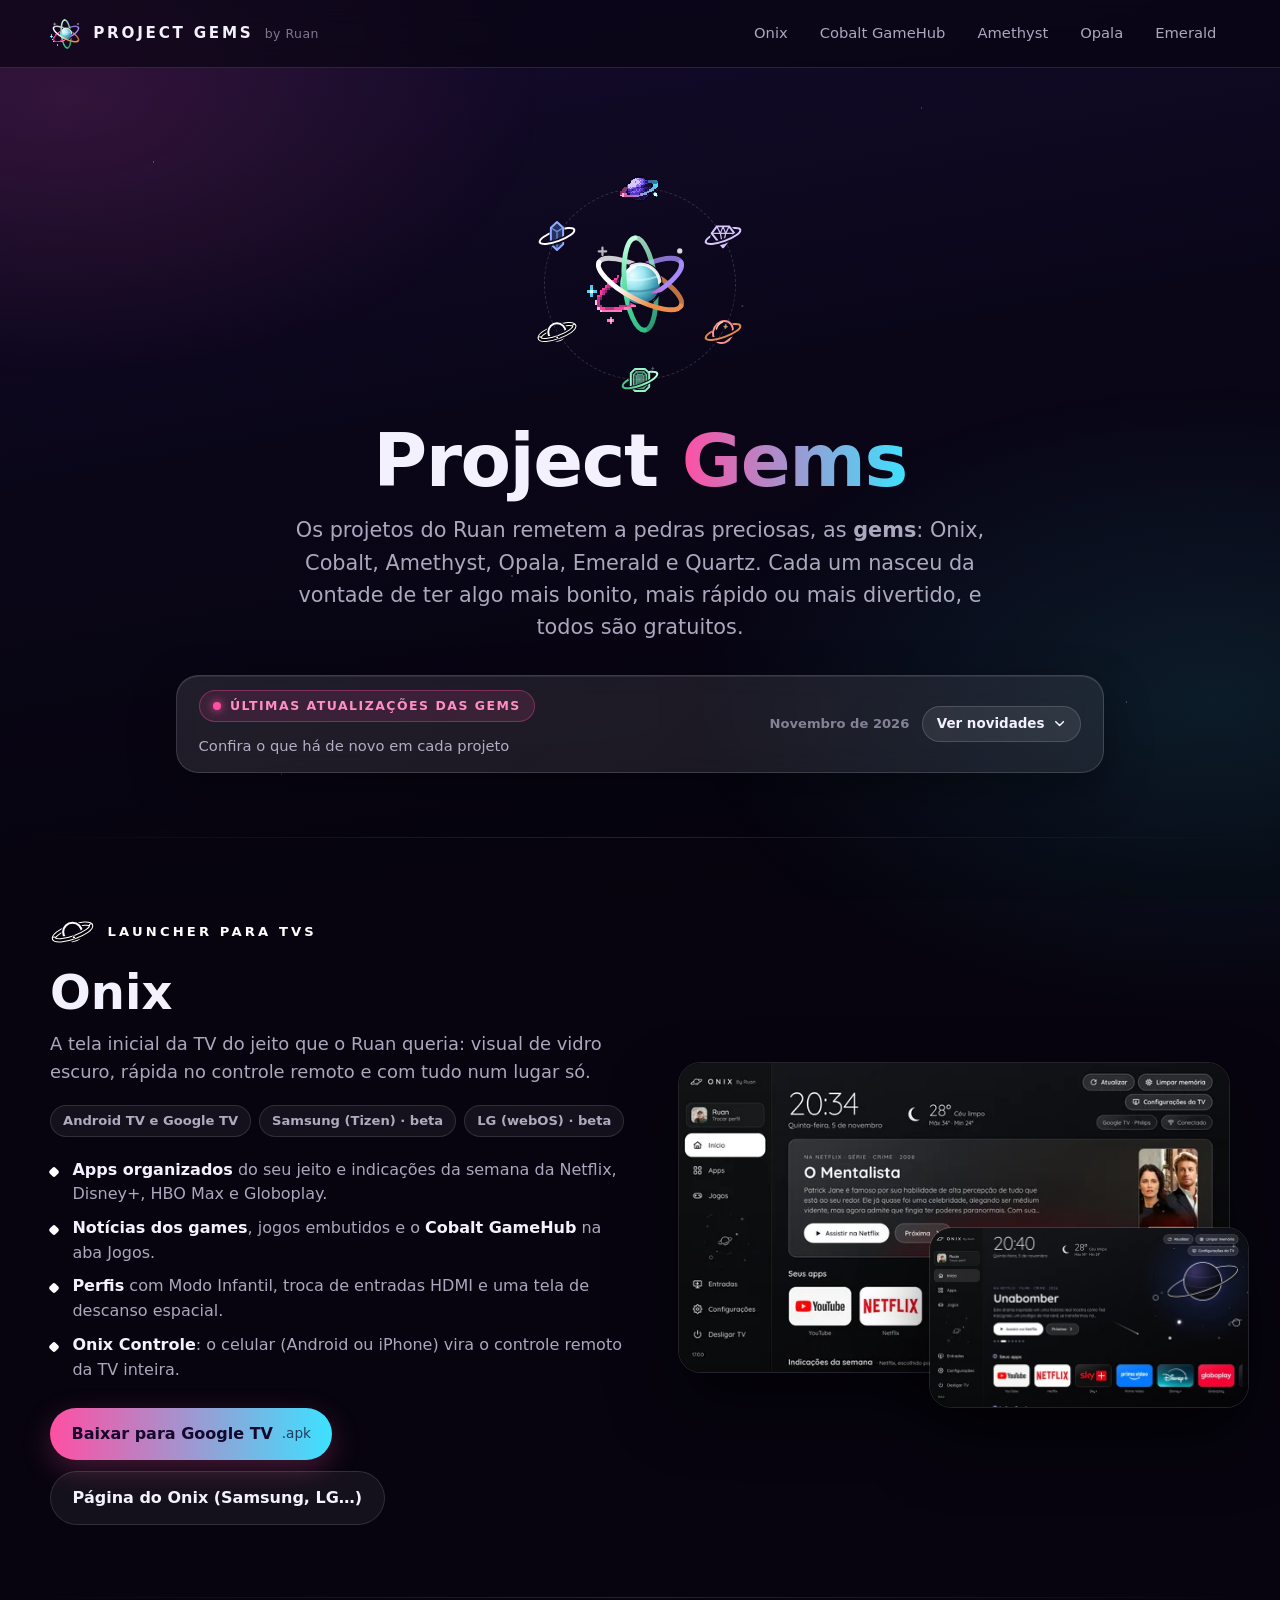
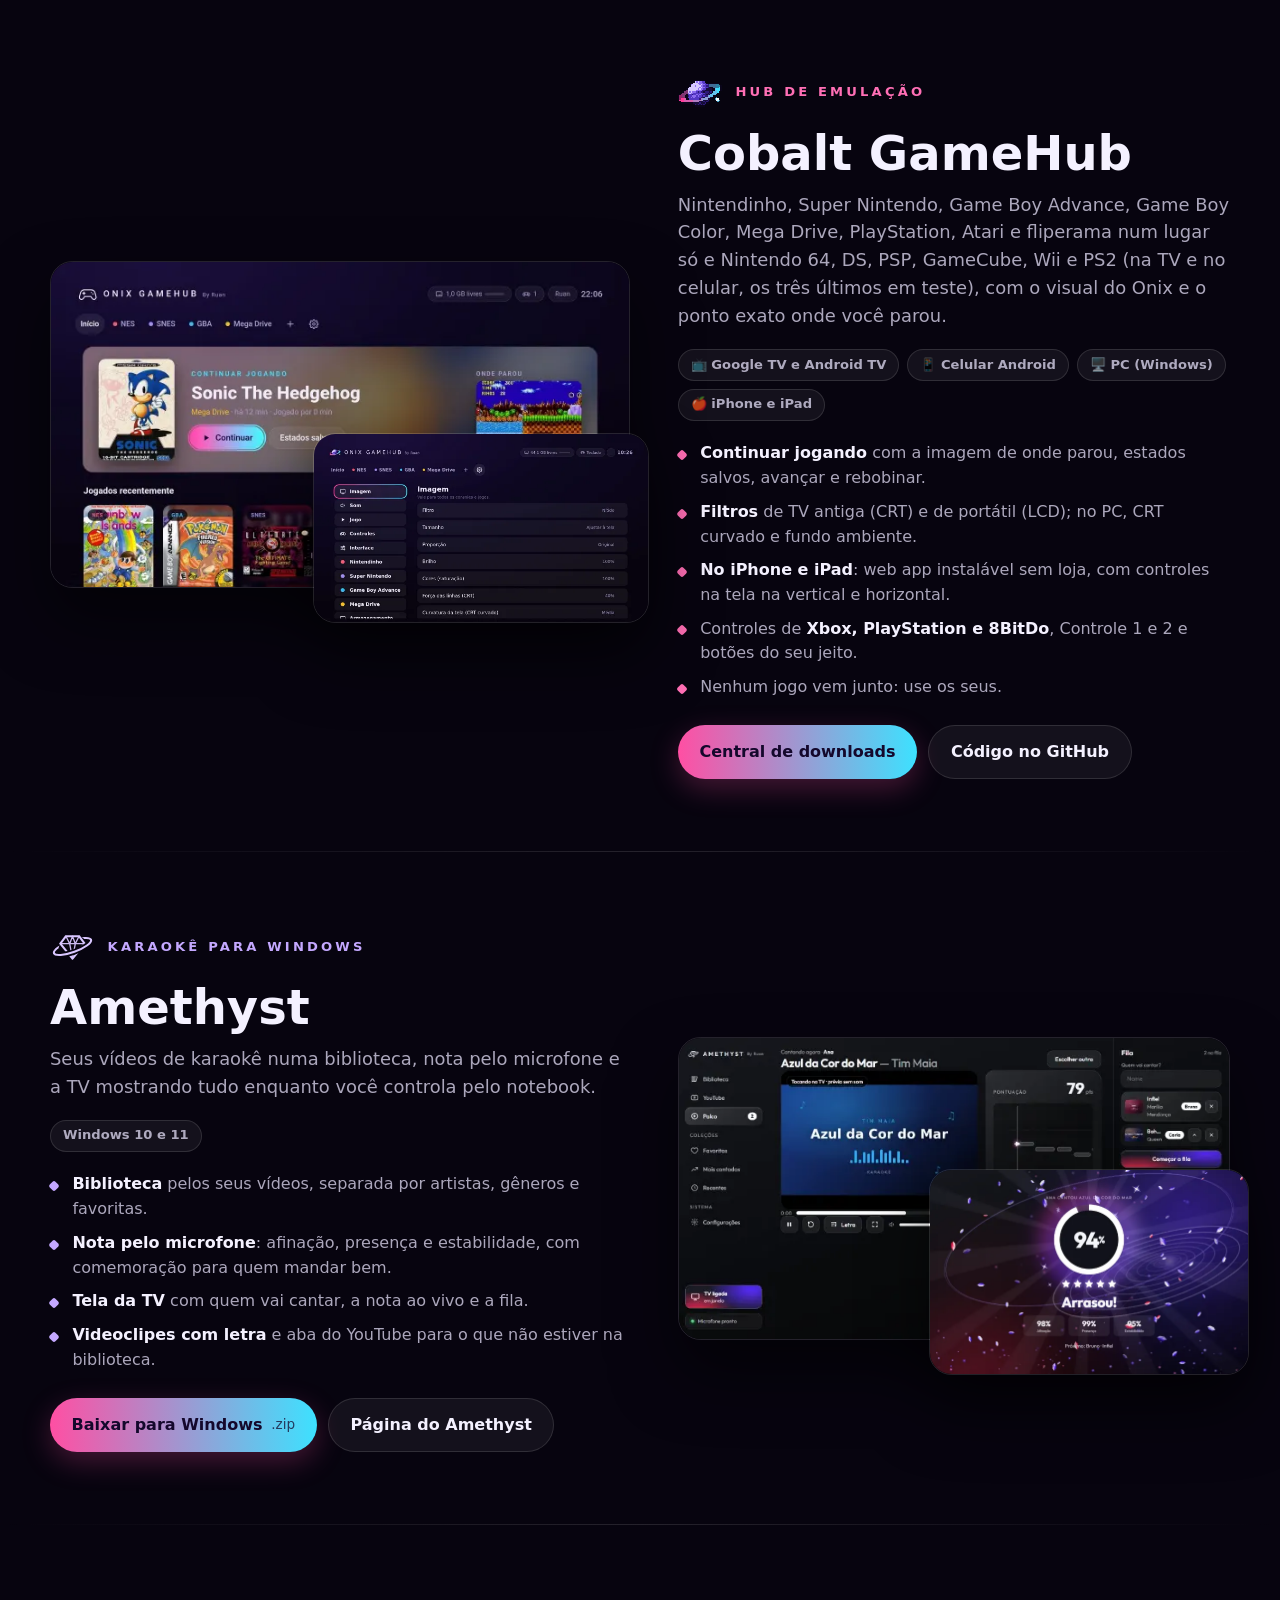
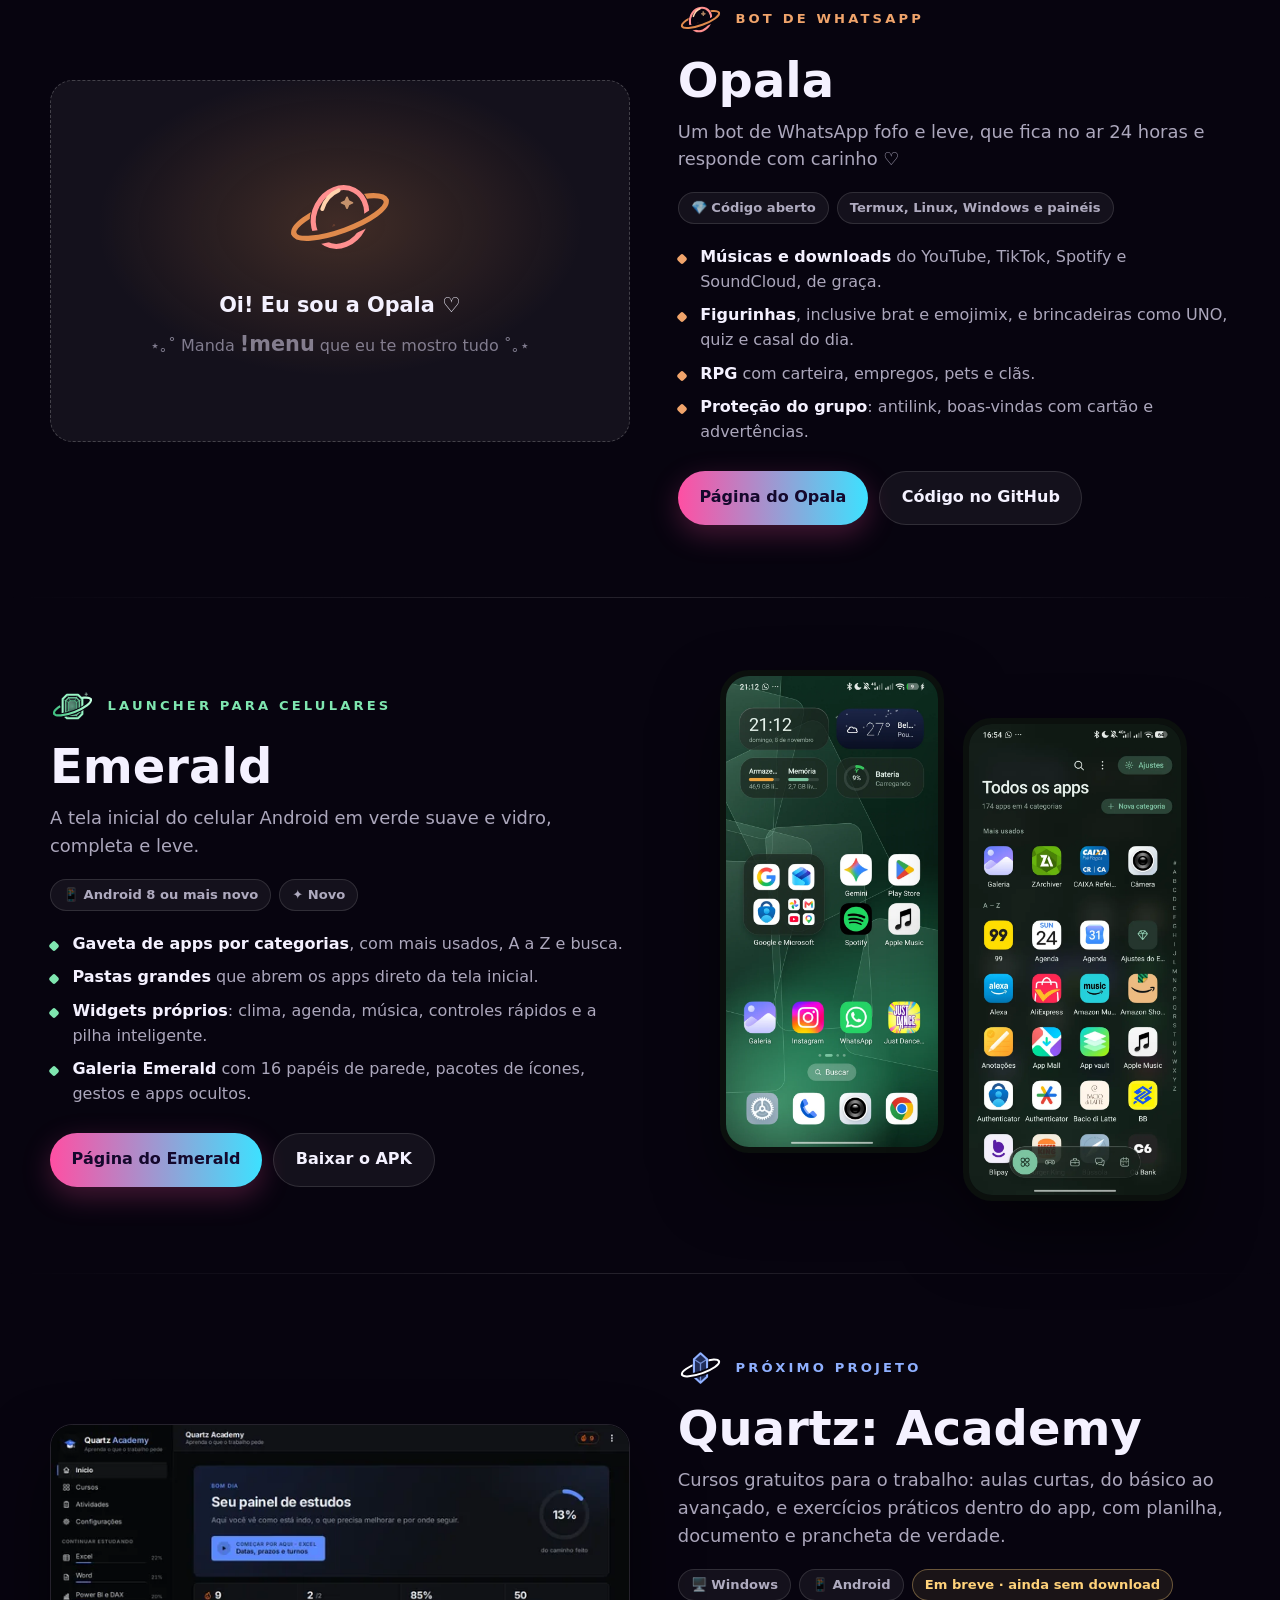
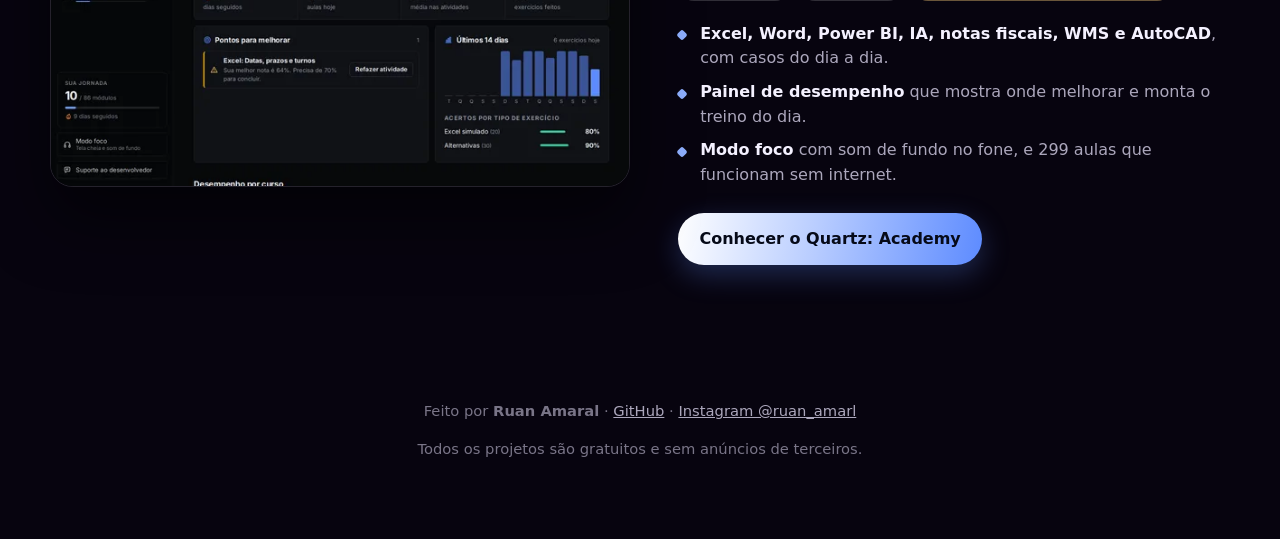
<file: index.html>
<!doctype html>
<html lang="pt-BR">
<head>
<meta charset="utf-8">
<meta name="viewport" content="width=device-width, initial-scale=1">
<title>Project Gems · os projetos do Ruan</title>
<meta name="description" content="Onix, Cobalt GameHub, Amethyst, Opala e Emerald: os projetos do Ruan, cada um com nome de pedra preciosa.">
<meta name="theme-color" content="#07040f">
<meta http-equiv="Cache-Control" content="no-cache, no-store, must-revalidate">
<meta http-equiv="Pragma" content="no-cache">
<meta http-equiv="Expires" content="0">
<link rel="icon" href="img/projectgems.svg">
<link rel="stylesheet" href="style.css?v=1.5">
</head>
<body>
<header class="top">
  <div class="wrap">
    <a class="brand" href="#"><img src="img/projectgems.svg" alt="">PROJECT GEMS <small>by Ruan</small></a>
    <nav class="nav">
      <a href="#onix">Onix</a><a href="#gamehub">Cobalt GameHub</a><a href="#amethyst">Amethyst</a><a href="#opala">Opala</a><a href="#emerald">Emerald</a>
    </nav>
  </div>
</header>

<main>
  <section class="hero wrap">
    <div class="orbit" aria-hidden="true">
      <div class="core"><img src="img/projectgems.svg" alt="Logo do Project Gems: um buraco negro com uma gema no centro" width="120" height="120"></div>
      <div class="ring"><img src="img/gamehub.svg" alt=""><img src="img/amethyst.svg" alt=""><img src="img/opala.svg" alt=""><img src="img/emerald.svg" alt=""><img src="img/onix.svg" alt=""><img src="img/quartz.svg" alt=""></div>
    </div>
    <h1>Project <b>Gems</b></h1>
    <p>Os projetos do Ruan remetem a pedras preciosas, as <b>gems</b>: Onix, Cobalt, Amethyst, Opala, Emerald e Quartz. Cada um nasceu da vontade de ter algo mais bonito, mais rápido ou mais divertido, e todos são gratuitos.</p>
    <!-- Card Expansível de Últimas Atualizações das Gems (inicia fechado) -->
    <details class="updates-card reveal" id="updatesCard">
      <summary class="updates-summary">
        <div class="updates-summary-left">
          <div class="updates-badge">
            <span class="updates-badge-dot"></span>
            Últimas atualizações das Gems
          </div>
          <span class="updates-summary-title">Confira o que há de novo em cada projeto</span>
        </div>
        <div class="updates-summary-right">
          <span class="updates-date">Novembro de 2026</span>
          <span class="updates-toggle-btn">
            <span class="updates-toggle-text">Ver novidades</span>
            <svg class="updates-arrow" viewBox="0 0 24 24" fill="none" stroke="currentColor" stroke-width="2.5" stroke-linecap="round" stroke-linejoin="round"><path d="M6 9l6 6 6-6"/></svg>
          </span>
        </div>
      </summary>

      <div class="updates-content">
        <div class="updates-intro">
          <h2>O que há de novo em cada projeto</h2>
          <p>Acompanhe os recursos recém-lançados, melhorias e novidades das nossas pedras preciosas:</p>
        </div>

        <div class="updates-grid">
          <!-- Onix -->
          <div class="update-item">
            <div class="update-item-top">
              <img class="update-item-icon" src="img/onix.svg" alt="">
              <div>
                <div class="update-item-title">Onix</div>
                <small style="color: var(--mute);">Launcher para TVs</small>
              </div>
              <span class="update-item-tag" style="color: #ffffff; border-color: rgba(255,255,255,.35); background: rgba(255,255,255,.08);">v17.5.0</span>
            </div>
            <ul class="update-item-list">
              <li style="color: #ffffff;"><span style="color: var(--dim);"><b>Clean Glass mais limpo (17.5.0)</b>: relógio no alto, meio livre e apps maiores embaixo, com as indicações opcionais; o menu em cima ganhou o mesmo estilo. E, em teste e opcional, a fileira Continuar no CloudStream e no Stremio.</span></li>
              <li style="color: #ffffff;"><span style="color: var(--dim);"><b>Temas Opala e Amethyst (17.4.0)</b>: dois temas novos inspirados nas gemas, agora são 11. Safira, Esmeralda, Âmbar e Quartzo Rosa foram refeitos, e cada tema ganhou a própria tela de descanso.</span></li>
              <li style="color: #ffffff;"><span style="color: var(--dim);"><b>Prime Video e Paramount+ (17.3.0)</b>: as indicações da semana agora também trazem os títulos populares do Prime Video e do Paramount+, com o ícone de cada serviço, e Assistir abre o título no app.</span></li>
              <li style="color: #ffffff;"><span style="color: var(--dim);"><b>Novidades do Project Gems (17.2.0)</b>: o primeiro banner do destaque mostra as novidades das gemas, começando pelo Emerald, com QR code para o site (dá para desligar nas Configurações). A Trajetória também ganhou o Emerald.</span></li>
              <li style="color: #ffffff;"><span style="color: var(--dim);"><b>Aba Jogos sem demora (17.1.3)</b>: a página de Jogos abre na hora, e no tema Cobalt os botões do GameHub voltam a mostrar a borda de foco.</span></li>
              <li style="color: #ffffff;"><span style="color: var(--dim);"><b>Senha nos perfis (17.1.1)</b>: senha opcional de 4 números em cada perfil, digitada pelos números do controle, e o Modo Infantil protegido pelo PIN dos pais.</span></li>
              <li style="color: #ffffff;"><span style="color: var(--dim);"><b>Onix Controle 1.0.9 (Android)</b>: longe da TV, para de tentar e mostra "Não achei a TV", voltando sozinho quando ela aparece no Wi-Fi; adicionar TV nova sem a tela de conectando atrapalhar.</span></li>
            </ul>
            <a class="update-item-link" href="#onix">Ver detalhes do Onix →</a>
          </div>

          <!-- Cobalt GameHub -->
          <div class="update-item">
            <div class="update-item-top">
              <img class="update-item-icon" src="img/gamehub.svg" alt="" style="image-rendering:pixelated">
              <div>
                <div class="update-item-title">Cobalt GameHub</div>
                <small style="color: var(--mute);">Hub de emulação</small>
              </div>
              <span class="update-item-tag" style="color: #ff6fb5; border-color: rgba(255,111,181,.4); background: rgba(255,111,181,.1);">v2.1.0</span>
            </div>
            <ul class="update-item-list">
              <li style="color: #ff6fb5;"><span style="color: var(--dim);"><b>Saves e backup (2.1.0)</b>: na TV e no celular, faça backup dos saves e restaure em outro aparelho, passe o save para outra versão do jogo sem perder o progresso, e apagar um jogo não apaga mais o save.</span></li>
              <li style="color: #ff6fb5;"><span style="color: var(--dim);"><b>RetroAchievements na TV, no celular e no PC (2.0.1)</b>: entre com a sua conta e ganhe as conquistas de cada jogo, com a imagem no aviso e os textos traduzidos para o português. No PC, também nos consoles do RetroArch.</span></li>
              <li style="color: #ff6fb5;"><span style="color: var(--dim);"><b>Conquistas do Cobalt (2.0.0)</b>: 15 conquistas sem conta, na TV, no celular e no PC, com aviso animado e som por cima do jogo.</span></li>
            </ul>
            <a class="update-item-link" href="gamehub/">Ir para a Central de Downloads →</a>
          </div>

          <!-- Amethyst -->
          <div class="update-item">
            <div class="update-item-top">
              <img class="update-item-icon" src="img/amethyst.svg" alt="">
              <div>
                <div class="update-item-title">Amethyst</div>
                <small style="color: var(--mute);">Karaokê para Windows</small>
              </div>
              <span class="update-item-tag" style="color: #c4a8ff; border-color: rgba(196,168,255,.4); background: rgba(196,168,255,.1);">v1.7.1</span>
            </div>
            <ul class="update-item-list">
              <li style="color: #c4a8ff;"><span style="color: var(--dim);"><b>Nota ao Vivo pelo Microfone</b>: pontuação de afinação, presença de palco e estabilidade vocal em tempo real.</span></li>
              <li style="color: #c4a8ff;"><span style="color: var(--dim);"><b>Modo TV Palco</b>: exibe a letra e notas na TV enquanto você controla as músicas pelo notebook.</span></li>
              <li style="color: #c4a8ff;"><span style="color: var(--dim);"><b>Biblioteca local de clipes</b>: organização de músicas sem travamentos.</span></li>
            </ul>
            <a class="update-item-link" href="amethyst/">Página do Amethyst →</a>
          </div>

          <!-- Opala -->
          <div class="update-item">
            <div class="update-item-top">
              <img class="update-item-icon" src="img/opala.svg" alt="">
              <div>
                <div class="update-item-title">Opala</div>
                <small style="color: var(--mute);">Bot de WhatsApp</small>
              </div>
              <span class="update-item-tag" style="color: #f0a46b; border-color: rgba(240,164,107,.4); background: rgba(240,164,107,.1);">✦ Novo</span>
            </div>
            <ul class="update-item-list">
              <li style="color: #f0a46b;"><span style="color: var(--dim);"><b>Código aberto</b>: qualquer pessoa pode montar o próprio bot, com guia para Termux, Linux, Windows e painéis.</span></li>
              <li style="color: #f0a46b;"><span style="color: var(--dim);"><b>Downloads grátis</b>: músicas e vídeos do YouTube, TikTok, letras e voz sem precisar de API paga.</span></li>
              <li style="color: #f0a46b;"><span style="color: var(--dim);"><b>Jeitinho fofo</b>: menus em categorias, respostas carinhosas e figurinha brat feita no próprio bot.</span></li>
            </ul>
            <a class="update-item-link" href="opala/">Página do Opala →</a>
          </div>
          <!-- Emerald -->
          <div class="update-item">
            <div class="update-item-top">
              <img class="update-item-icon" src="img/emerald.svg" alt="">
              <div>
                <div class="update-item-title">Emerald</div>
                <small style="color: var(--mute);">Launcher para celulares</small>
              </div>
              <span class="update-item-tag" style="color: #7fe6b0; border-color: rgba(127,230,176,.4); background: rgba(127,230,176,.1);">✦ Novo · v1.0.3</span>
            </div>
            <ul class="update-item-list">
              <li style="color: #7fe6b0;"><span style="color: var(--dim);"><b>Relógio alinhado (1.0.3)</b>: o relógio em cartão ganhou o mesmo espaço interno dos outros cartões.</span></li>
              <li style="color: #7fe6b0;"><span style="color: var(--dim);"><b>Mais estável (1.0.2)</b>: não trava mais ao virar a tela inicial padrão, e nos celulares Xiaomi explica por que o sistema troca os gestos pelos três botões.</span></li>
              <li style="color: #7fe6b0;"><span style="color: var(--dim);"><b>Pastas como no HyperOS (1.0.1)</b>: os apps saem da pasta e crescem até a grade, com movimento de mola, e voltam voando ao fechar. Ícones de 60 dp por padrão.</span></li>
              <li style="color: #7fe6b0;"><span style="color: var(--dim);"><b>Chegou o Emerald (1.0.0)</b>: a nova gema é a tela inicial do celular Android, em verde suave e vidro, grátis e sem anúncios.</span></li>
              <li style="color: #7fe6b0;"><span style="color: var(--dim);"><b>Gaveta por categorias e pastas grandes</b>: os apps se organizam sozinhos, e as pastas grandes abrem os apps direto da tela inicial.</span></li>
              <li style="color: #7fe6b0;"><span style="color: var(--dim);"><b>Widgets e galeria próprios</b>: clima, agenda, música, controles rápidos, pilha inteligente e 16 papéis de parede em alta resolução.</span></li>
            </ul>
            <a class="update-item-link" href="emerald/">Página do Emerald →</a>
          </div>
        </div>

        <div class="updates-footer">
          <div class="updates-footer-left">
            <span>Navegar pelas seções da página:</span>
            <div class="updates-footer-nav">
              <a href="#onix">📺 Onix</a>
              <a href="#gamehub">🎮 Cobalt GameHub</a>
              <a href="#amethyst">🎤 Amethyst</a>
              <a href="#opala">💎 Opala</a>
              <a href="#emerald">📱 Emerald</a>
            </div>
          </div>
          <button type="button" class="updates-collapse-btn" id="btnCollapseUpdates">
            Recolher atualizações ▴
          </button>
        </div>
      </div>
    </details>
  </section>

  <div class="sep"></div>

  <!-- Onix -->
  <section class="gem" id="onix" style="--gem:#ffffff">
    <div class="wrap grid">
      <div class="reveal">
        <div class="kicker"><img src="img/onix.svg" alt="">Launcher para TVs</div>
        <h2>Onix</h2>
        <p class="lead">A tela inicial da TV do jeito que o Ruan queria: visual de vidro escuro, rápida no controle remoto e com tudo num lugar só.</p>
        <div class="chips"><span class="chip">Android TV e Google TV</span><span class="chip">Samsung (Tizen) · beta</span><span class="chip">LG (webOS) · beta</span></div>
        <ul>
          <li><b>Apps organizados</b> do seu jeito e indicações da semana da Netflix, Disney+, HBO Max e Globoplay.</li>
          <li><b>Notícias dos games</b>, jogos embutidos e o <b>Cobalt GameHub</b> na aba Jogos.</li>
          <li><b>Perfis</b> com Modo Infantil, troca de entradas HDMI e uma tela de descanso espacial.</li>
          <li><b>Onix Controle</b>: o celular (Android ou iPhone) vira o controle remoto da TV inteira.</li>
        </ul>
        <div class="acts">
          <a class="btn primary" id="btnDownloadOnix" href="#onixModal">Baixar para Google TV <span class="sz">.apk</span></a>
          <a class="btn" href="onix/">Página do Onix (Samsung, LG…)</a>
        </div>
      </div>
      <div class="stack reveal">
        <img class="shot" alt="Tela inicial do Onix" src="img/onix-inicio-1280.webp" srcset="img/onix-inicio-640.webp 640w, img/onix-inicio-1280.webp 1280w" sizes="(max-width: 860px) 92vw, 560px" width="1280" height="720" loading="lazy" decoding="async">
        <img class="shot" alt="Estilo Onix Cosmos" src="img/onix-cosmos-1280.webp" srcset="img/onix-cosmos-640.webp 640w, img/onix-cosmos-1280.webp 1280w" sizes="(max-width: 860px) 92vw, 560px" width="1280" height="720" loading="lazy" decoding="async">
      </div>
    </div>
  </section>

  <div class="sep"></div>

  <!-- Cobalt GameHub -->
  <section class="gem flip" id="gamehub" style="--gem:#ff6fb5">
    <div class="wrap grid">
      <div class="reveal">
        <div class="kicker"><img src="img/gamehub.svg" alt="" style="image-rendering:pixelated">Hub de emulação</div>
        <h2>Cobalt GameHub</h2>
        <p class="lead">Nintendinho, Super Nintendo, Game Boy Advance, Game Boy Color, Mega Drive, PlayStation, Atari e fliperama num lugar só e Nintendo 64, DS, PSP, GameCube, Wii e PS2 (na TV e no celular, os três últimos em teste), com o visual do Onix e o ponto exato onde você parou.</p>
        <div class="chips"><span class="chip">📺 Google TV e Android TV</span><span class="chip">📱 Celular Android</span><span class="chip">🖥️ PC (Windows)</span><span class="chip">🍎 iPhone e iPad</span></div>
        <ul>
          <li><b>Continuar jogando</b> com a imagem de onde parou, estados salvos, avançar e rebobinar.</li>
          <li><b>Filtros</b> de TV antiga (CRT) e de portátil (LCD); no PC, CRT curvado e fundo ambiente.</li>
          <li><b>No iPhone e iPad</b>: web app instalável sem loja, com controles na tela na vertical e horizontal.</li>
          <li>Controles de <b>Xbox, PlayStation e 8BitDo</b>, Controle 1 e 2 e botões do seu jeito.</li>
          <li>Nenhum jogo vem junto: use os seus.</li>
        </ul>
        <div class="acts">
          <a class="btn primary" href="gamehub/">Central de downloads</a>
          <a class="btn" href="https://github.com/ruan2311/cobalt-gamehub">Código no GitHub</a>
        </div>
      </div>
      <div class="stack reveal">
        <img class="shot" alt="Cobalt GameHub na TV" src="img/gamehub-tv-1280.webp" srcset="img/gamehub-tv-640.webp 640w, img/gamehub-tv-1280.webp 1280w" sizes="(max-width: 860px) 92vw, 560px" width="1280" height="720" loading="lazy" decoding="async">
        <img class="shot" alt="Cobalt GameHub no PC" src="img/gamehub-pc-1280.webp" srcset="img/gamehub-pc-640.webp 640w, img/gamehub-pc-1280.webp 1280w" sizes="(max-width: 860px) 92vw, 560px" width="1280" height="720" loading="lazy" decoding="async">
      </div>
    </div>
  </section>

  <div class="sep"></div>

  <!-- Amethyst -->
  <section class="gem" id="amethyst" style="--gem:#c4a8ff">
    <div class="wrap grid">
      <div class="reveal">
        <div class="kicker"><img src="img/amethyst.svg" alt="">Karaokê para Windows</div>
        <h2>Amethyst</h2>
        <p class="lead">Seus vídeos de karaokê numa biblioteca, nota pelo microfone e a TV mostrando tudo enquanto você controla pelo notebook.</p>
        <div class="chips"><span class="chip">Windows 10 e 11</span></div>
        <ul>
          <li><b>Biblioteca</b> pelos seus vídeos, separada por artistas, gêneros e favoritas.</li>
          <li><b>Nota pelo microfone</b>: afinação, presença e estabilidade, com comemoração para quem mandar bem.</li>
          <li><b>Tela da TV</b> com quem vai cantar, a nota ao vivo e a fila.</li>
          <li><b>Videoclipes com letra</b> e aba do YouTube para o que não estiver na biblioteca.</li>
        </ul>
        <div class="acts">
          <a class="btn primary" href="https://github.com/ruan2311/amethyst/releases/latest/download/Amethyst-win64.zip">Baixar para Windows <span class="sz">.zip</span></a>
          <a class="btn" href="amethyst/">Página do Amethyst</a>
        </div>
      </div>
      <div class="stack reveal">
        <img class="shot" alt="Amethyst no notebook: a música tocando e a pontuação ao vivo" src="img/amethyst-palco-1280.webp" srcset="img/amethyst-palco-640.webp 640w, img/amethyst-palco-1280.webp 1280w" sizes="(max-width: 860px) 92vw, 560px" width="1280" height="699" loading="lazy" decoding="async">
        <img class="shot" alt="Amethyst na TV: a nota final com comemoração" src="img/amethyst-tv-nota-1280.webp" srcset="img/amethyst-tv-nota-640.webp 640w, img/amethyst-tv-nota-1280.webp 1064w" sizes="(max-width: 860px) 0px, 330px" width="1064" height="681" loading="lazy" decoding="async">
      </div>
    </div>
  </section>

  <div class="sep"></div>

  <!-- Opala -->
  <section class="gem flip" id="opala" style="--gem:#f0a46b;--glow:rgba(224,138,76,.22)">
    <div class="wrap grid">
      <div class="reveal">
        <div class="kicker"><img src="img/opala.svg" alt="">Bot de WhatsApp</div>
        <h2>Opala</h2>
        <p class="lead">Um bot de WhatsApp fofo e leve, que fica no ar 24 horas e responde com carinho ♡</p>
        <div class="chips"><span class="chip">💎 Código aberto</span><span class="chip">Termux, Linux, Windows e painéis</span></div>
        <ul>
          <li><b>Músicas e downloads</b> do YouTube, TikTok, Spotify e SoundCloud, de graça.</li>
          <li><b>Figurinhas</b>, inclusive brat e emojimix, e brincadeiras como UNO, quiz e casal do dia.</li>
          <li><b>RPG</b> com carteira, empregos, pets e clãs.</li>
          <li><b>Proteção do grupo</b>: antilink, boas-vindas com cartão e advertências.</li>
        </ul>
        <div class="acts">
          <a class="btn primary" href="opala/">Página do Opala</a>
          <a class="btn" href="https://github.com/ruan2311/opala">Código no GitHub</a>
        </div>
      </div>
      <div class="reveal">
        <div class="locked"><div><img src="img/opala.svg" alt=""><b>Oi! Eu sou a Opala ♡</b><span>⋆｡˚ Manda <b>!menu</b> que eu te mostro tudo ˚｡⋆</span></div></div>
      </div>
    </div>
  </section>

  <div class="sep"></div>

  <!-- Emerald -->
  <section class="gem" id="emerald" style="--gem:#7fe6b0;--glow:rgba(127,230,176,.18)">
    <div class="wrap grid">
      <div class="reveal">
        <div class="kicker"><img src="img/emerald.svg" alt="">Launcher para celulares</div>
        <h2>Emerald</h2>
        <p class="lead">A tela inicial do celular Android em verde suave e vidro, completa e leve.</p>
        <div class="chips"><span class="chip">📱 Android 8 ou mais novo</span><span class="chip">✦ Novo</span></div>
        <ul>
          <li><b>Gaveta de apps por categorias</b>, com mais usados, A a Z e busca.</li>
          <li><b>Pastas grandes</b> que abrem os apps direto da tela inicial.</li>
          <li><b>Widgets próprios</b>: clima, agenda, música, controles rápidos e a pilha inteligente.</li>
          <li><b>Galeria Emerald</b> com 16 papéis de parede, pacotes de ícones, gestos e apps ocultos.</li>
        </ul>
        <div class="acts">
          <a class="btn primary" href="emerald/">Página do Emerald</a>
          <a class="btn" href="https://github.com/ruan2311/emerald/releases/latest/download/emerald-launcher.apk">Baixar o APK</a>
        </div>
      </div>
      <div class="reveal">
        <div class="em-duo"><img class="shot" src="img/emerald-inicio-720.webp?v=2" loading="lazy" width="720" height="1600" alt="Tela inicial do Emerald"><img class="shot" src="img/emerald-gaveta-720.webp" loading="lazy" width="720" height="1600" alt="Gaveta de apps do Emerald"></div>
      </div>
    </div>
  </section>

  <div class="sep"></div>

  <!-- Próximo projeto: o Quartz: Academy ainda não tem download (já entra na roda de gemas) -->
  <section class="gem flip proximo" id="quartz" style="--gem:#8fb0ff;--glow:rgba(143,176,255,.16)">
    <div class="wrap grid">
      <div class="reveal">
        <div class="kicker"><img src="img/quartz.svg" alt="">Próximo projeto</div>
        <h2>Quartz: Academy</h2>
        <p class="lead">Cursos gratuitos para o trabalho: aulas curtas, do básico ao avançado, e exercícios práticos dentro do app, com planilha, documento e prancheta de verdade.</p>
        <div class="chips"><span class="chip">🖥️ Windows</span><span class="chip">📱 Android</span><span class="chip lock">Em breve · ainda sem download</span></div>
        <ul>
          <li><b>Excel, Word, Power BI, IA, notas fiscais, WMS e AutoCAD</b>, com casos do dia a dia.</li>
          <li><b>Painel de desempenho</b> que mostra onde melhorar e monta o treino do dia.</li>
          <li><b>Modo foco</b> com som de fundo no fone, e 299 aulas que funcionam sem internet.</li>
        </ul>
        <div class="acts">
          <a class="btn primary" href="quartz/">Conhecer o Quartz: Academy</a>
        </div>
      </div>
      <div class="reveal">
        <img class="shot" alt="Painel de estudos do Quartz: Academy, ainda em testes" src="img/quartz-inicio-1280.webp" srcset="img/quartz-inicio-640.webp 640w, img/quartz-inicio-1280.webp 1280w" sizes="(max-width: 860px) 92vw, 560px" width="1280" height="800" loading="lazy" decoding="async">
      </div>
    </div>
  </section>
</main>

<footer class="foot wrap">
  <p>Feito por <b>Ruan Amaral</b> · <a href="https://github.com/ruan2311">GitHub</a> · <a href="https://www.instagram.com/ruan_amarl">Instagram @ruan_amarl</a></p>
  <p>Todos os projetos são gratuitos e sem anúncios de terceiros.</p>
</footer>

<!-- Modal de download do Onix: pergunta entre App ou Launcher permanente -->
<div class="modal-overlay" id="onixModal" aria-hidden="true" role="dialog" aria-modal="true" aria-labelledby="modalOnixTitle">
  <div class="modal-card">
    <a class="modal-close" id="closeOnixModal" href="#onix" aria-label="Fechar">
      <svg viewBox="0 0 24 24" fill="none" stroke="currentColor" stroke-width="2" stroke-linecap="round" stroke-linejoin="round"><path d="M18 6L6 18M6 6l12 12"/></svg>
    </a>
    <div class="modal-kicker">
      <img src="img/onix.svg" alt=""> Google TV e Android TV
    </div>
    <h3 class="modal-title" id="modalOnixTitle">Como você quer usar o Onix na sua TV?</h3>
    <p class="modal-lead">Escolha como prefere instalar. Ambas as versões são gratuitas e sem anúncios:</p>
    <div class="modal-grid">
      <!-- Versão App -->
      <div class="modal-opt app">
        <div class="modal-opt-header">
          <div class="modal-opt-icon">
            <svg viewBox="0 0 24 24" fill="none" stroke="currentColor" stroke-width="2" stroke-linecap="round" stroke-linejoin="round"><rect x="3" y="5" width="18" height="14" rx="2.5"/><path d="M10 9l5 3-5 3z" fill="currentColor" stroke="none"/></svg>
          </div>
          <div>
            <div class="modal-opt-name">Onix App</div>
            <span class="modal-opt-tag">Para experimentar</span>
          </div>
        </div>
        <p class="modal-opt-desc">Abre como um aplicativo comum na TV. Ideal para testar todas as funções sem alterar a tela inicial atual.</p>
        <a class="btn" data-asset="onix-app.apk" href="https://github.com/ruan2311/onix/releases/latest/download/onix-app.apk">
          Baixar Onix App <span class="sz">.apk</span>
        </a>
      </div>

      <!-- Versão Launcher -->
      <div class="modal-opt launcher">
        <div class="modal-opt-header">
          <div class="modal-opt-icon">
            <svg viewBox="0 0 24 24" fill="none" stroke="currentColor" stroke-width="2" stroke-linecap="round" stroke-linejoin="round"><rect x="2.5" y="4.5" width="19" height="12.5" rx="2.5"/><path d="M8 20.5h8M12 17v3.5"/></svg>
          </div>
          <div>
            <div class="modal-opt-name">Onix Launcher</div>
            <span class="modal-opt-tag">Tela inicial permanente</span>
          </div>
        </div>
        <p class="modal-opt-desc">Vira a tela inicial definitiva da TV. Ao ligar a TV ou apertar o botão <b>Home</b> no controle, o Onix abre direto.</p>
        <a class="btn primary" data-asset="onix-launcher.apk" href="https://github.com/ruan2311/onix/releases/latest/download/onix-launcher.apk">
          Baixar Launcher <span class="sz">.apk</span>
        </a>
      </div>
    </div>

    <!-- Tutorial de como deixar permanente -->
    <div class="modal-tutorial">
      <div class="modal-tutorial-title">
        <span>📖</span> Como deixar o Onix permanente na sua TV:
      </div>
      <p class="modal-tutorial-desc">
        Baixe a versão <b>Launcher</b>. Após instalar na TV, aperte o botão <b>Home</b> no controle remoto e escolha <b>Onix Launcher → Sempre</b>.
      </p>
      <div class="modal-tutorial-acts">
        <a class="btn primary" href="https://github.com/ruan2311/onix#android-tv-e-google-tv" target="_blank" rel="noopener">
          Ver tutorial passo a passo →
        </a>
        <a class="btn" href="onix/">
          Samsung ou LG? Veja a página do Onix
        </a>
      </div>
    </div>
  </div>
</div>

<script>
// Seções entram suaves ao rolar; o menu do topo marca a seção da vez.
const io = new IntersectionObserver(es => es.forEach(e => { if (e.isIntersecting) { e.target.classList.add('on'); io.unobserve(e.target); } }), { threshold: .15 });
document.querySelectorAll('.reveal').forEach(el => io.observe(el));
const links = [...document.querySelectorAll('.nav a')];
const spy = new IntersectionObserver(es => es.forEach(e => {
  if (e.isIntersecting) links.forEach(a => a.classList.toggle('cur', a.getAttribute('href') === '#' + e.target.id));
}), { rootMargin: '-45% 0px -50% 0px' });
document.querySelectorAll('.gem').forEach(s => spy.observe(s));

// Modal de download do Onix
const modal = document.getElementById('onixModal');
const btnClose = document.getElementById('closeOnixModal');

const openModal = (e) => {
  if (e) e.preventDefault();
  modal.classList.add('open');
  modal.setAttribute('aria-hidden', 'false');
  document.body.style.overflow = 'hidden';
};
const closeModal = (e) => {
  if (e) e.preventDefault();
  modal.classList.remove('open');
  modal.setAttribute('aria-hidden', 'true');
  document.body.style.overflow = '';
  if (window.location.hash === '#onixModal') {
    history.replaceState(null, '', window.location.pathname + window.location.search);
  }
};

document.querySelectorAll('[href="#onixModal"], #btnDownloadOnix').forEach(el => {
  el.addEventListener('click', openModal);
});
if (window.location.hash === '#onixModal') openModal();
window.addEventListener('hashchange', () => {
  if (window.location.hash === '#onixModal') openModal();
  else if (modal.classList.contains('open')) closeModal();
});
if (btnClose) btnClose.addEventListener('click', closeModal);
modal.addEventListener('click', e => { if (e.target === modal) closeModal(e); });
document.addEventListener('keydown', e => { if (e.key === 'Escape' && modal.classList.contains('open')) closeModal(e); });

// Controle do Card Expansível de Atualizações
const updatesCard = document.getElementById('updatesCard');
const btnCollapseUpdates = document.getElementById('btnCollapseUpdates');
if (updatesCard) {
  const toggleText = updatesCard.querySelector('.updates-toggle-text');
  updatesCard.addEventListener('toggle', () => {
    if (toggleText) {
      toggleText.textContent = updatesCard.open ? 'Recolher' : 'Ver novidades';
    }
  });
  if (btnCollapseUpdates) {
    btnCollapseUpdates.addEventListener('click', (e) => {
      e.preventDefault();
      updatesCard.removeAttribute('open');
      updatesCard.scrollIntoView({ behavior: 'smooth', block: 'nearest' });
    });
  }
}

// Tamanhos dos arquivos direto da release mais nova no GitHub
const mb = n => (n / 1048576).toLocaleString('pt-BR', { maximumFractionDigits: 1 }) + ' MB';
fetch('https://api.github.com/repos/ruan2311/onix/releases/latest')
  .then(r => (r.ok ? r.json() : null))
  .then(rel => {
    if (!rel) return;
    for (const a of rel.assets) {
      const btn = document.querySelector('[data-asset="' + a.name + '"]');
      if (!btn) continue;
      btn.href = a.browser_download_url;
      const sz = btn.querySelector('.sz');
      if (sz) sz.textContent = mb(a.size);
    }
  })
  .catch(() => { });
</script>
</body>
</html>
</file>
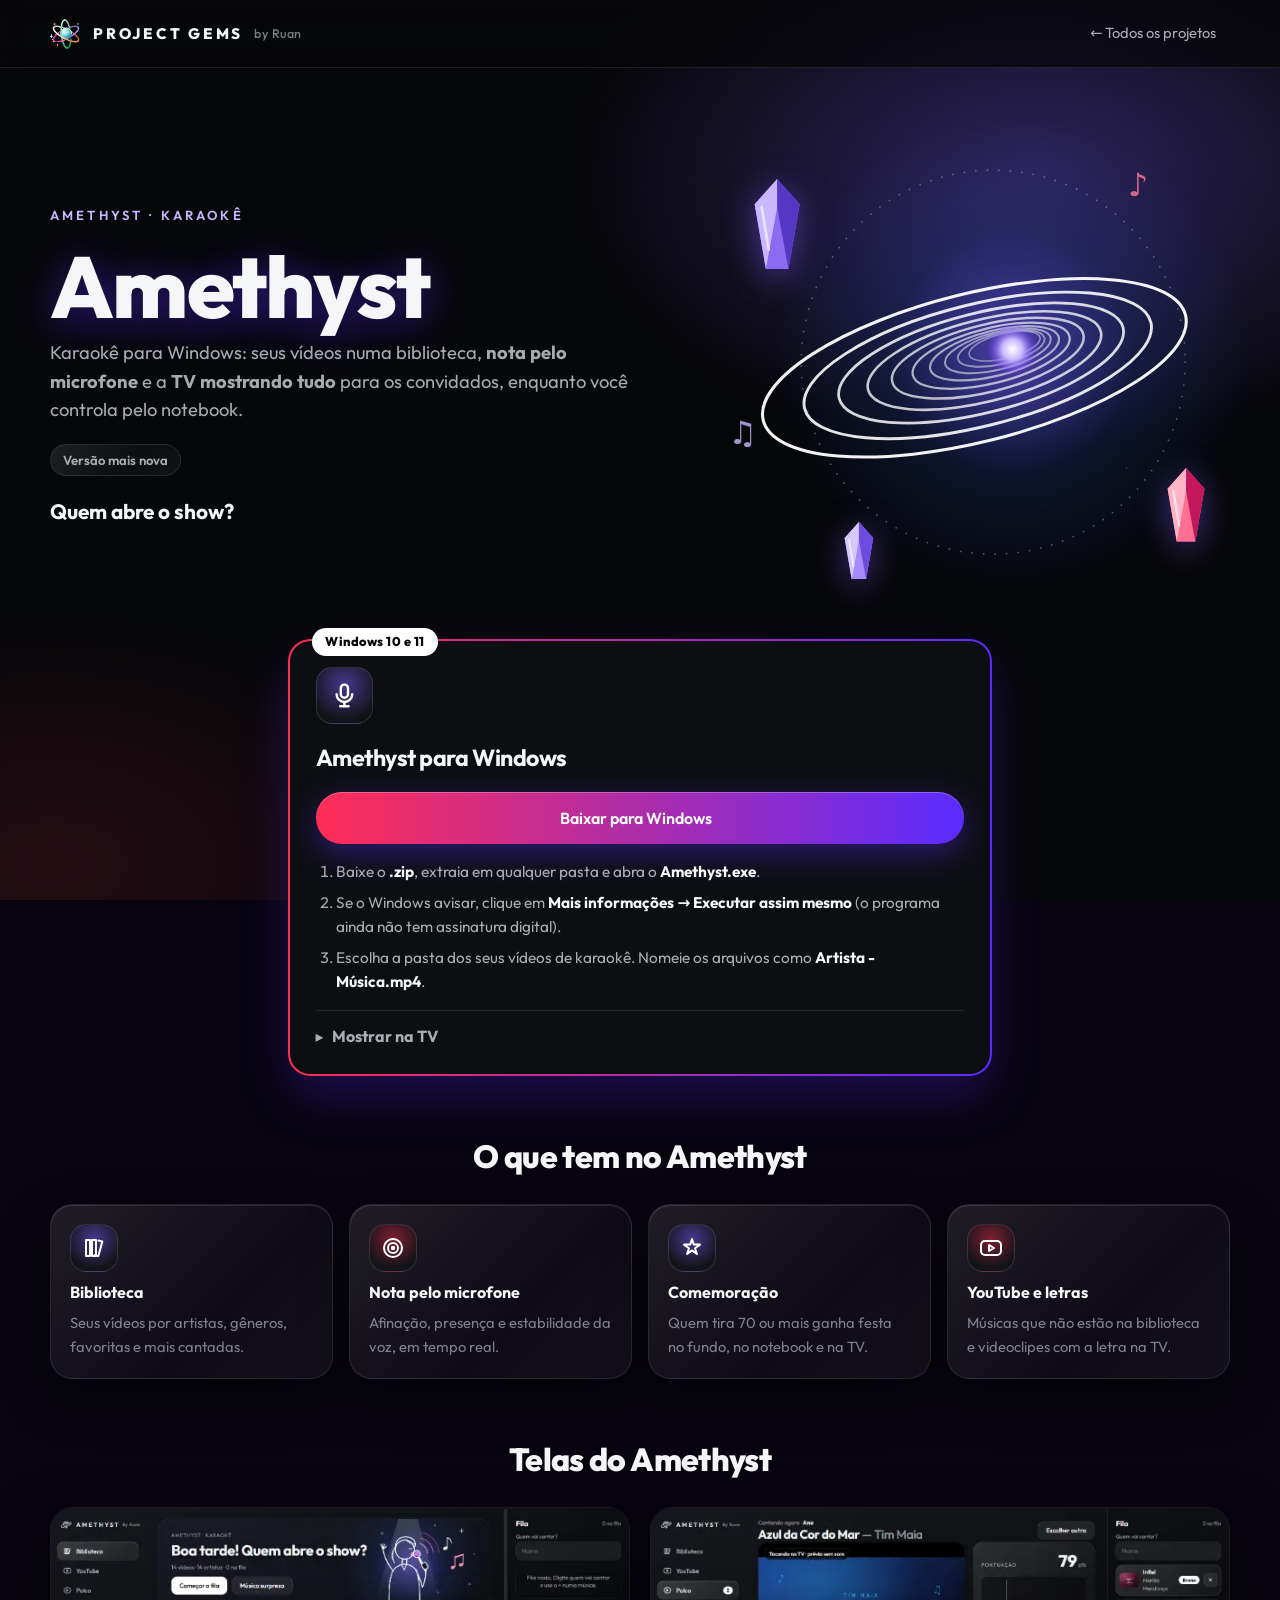
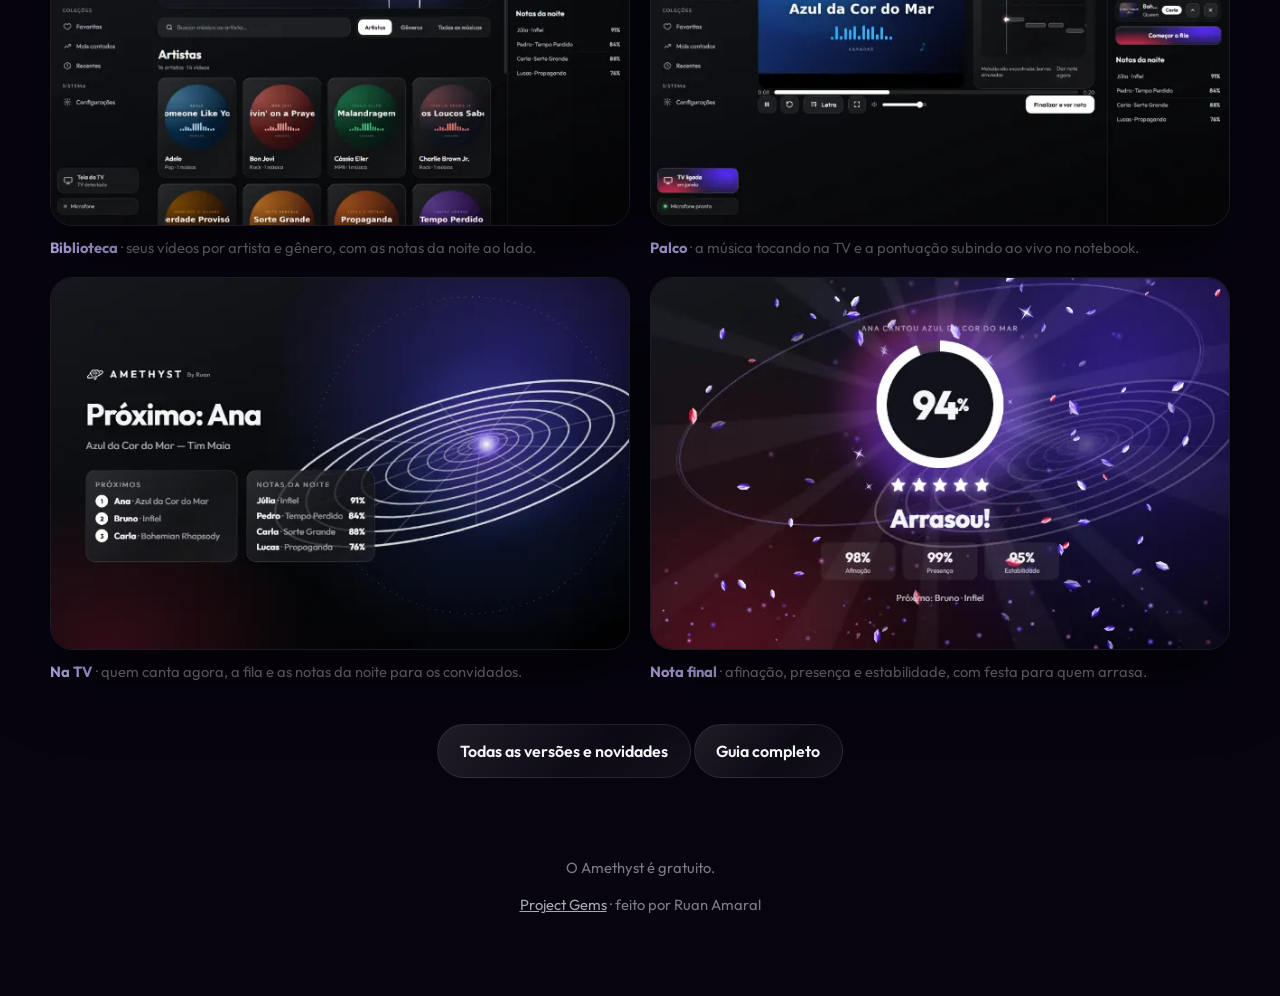
<file: amethyst/index.html>
<!doctype html>
<html lang="pt-BR">
<head>
<meta charset="utf-8">
<meta name="viewport" content="width=device-width, initial-scale=1">
<title>Amethyst · karaokê para Windows</title>
<meta name="description" content="Amethyst: karaokê para Windows com biblioteca dos seus vídeos, nota pelo microfone e tela da TV para os convidados.">
<meta name="theme-color" content="#060709">
<link rel="icon" href="../img/amethyst.svg">
<link rel="preload" href="../fonts/outfit-latin-wght-normal.woff2" as="font" type="font/woff2" crossorigin>
<link rel="stylesheet" href="../style.css">
<link rel="stylesheet" href="amethyst.css">
</head>
<body class="th-amethyst">
<header class="top">
  <div class="wrap">
    <a class="brand" href="../"><img src="../img/projectgems.svg" alt="">PROJECT GEMS <small>by Ruan</small></a>
    <nav class="nav"><a href="../">← Todos os projetos</a></nav>
  </div>
</header>

<main class="wrap">
  <section class="page-hero">
    <div>
      <span class="kick">Amethyst · karaokê</span>
      <h1>Amethyst</h1>
      <p>Karaokê para Windows: seus vídeos numa biblioteca, <b>nota pelo microfone</b> e a <b>TV mostrando tudo</b> para os convidados, enquanto você controla pelo notebook.</p>
      <span class="chip ver" id="ver">Versão mais nova</span>
      <span class="hello">Quem abre o show?</span>
    </div>
    <div class="am-stage" aria-hidden="true">
      <svg class="worm" viewBox="0 0 400 360" fill="none" stroke="#fff" stroke-linecap="round"><defs><radialGradient id="amGlow" cx="230" cy="172" r="190" gradientUnits="userSpaceOnUse"><stop offset="0" stop-color="#7c5cff" stop-opacity=".6"/><stop offset=".5" stop-color="#3a63ff" stop-opacity=".14"/><stop offset="1" stop-color="#3a63ff" stop-opacity="0"/></radialGradient><radialGradient id="amCore" cx="230" cy="168" r="20" gradientUnits="userSpaceOnUse"><stop offset="0" stop-color="#fff"/><stop offset=".4" stop-color="#c9b8ff"/><stop offset="1" stop-color="#5b2cff" stop-opacity="0"/></radialGradient></defs><circle cx="230" cy="172" r="190" fill="url(#amGlow)" stroke="none"/><circle cx="215" cy="178" r="150" stroke-width="1.4" stroke-dasharray="0 9" opacity=".3"/><g transform="rotate(-14 210 180)"><ellipse cx="200" cy="180.0" rx="170.0" ry="58.0" stroke-width="2.40" opacity="0.95"/><ellipse cx="203" cy="178.8" rx="139.4" ry="47.6" stroke-width="2.28" opacity="0.89"/><ellipse cx="206" cy="177.6" rx="114.3" ry="39.0" stroke-width="2.16" opacity="0.83"/><ellipse cx="209" cy="176.4" rx="93.7" ry="32.0" stroke-width="2.04" opacity="0.77"/><ellipse cx="212" cy="175.2" rx="76.9" ry="26.2" stroke-width="1.92" opacity="0.71"/><ellipse cx="215" cy="174.0" rx="63.0" ry="21.5" stroke-width="1.80" opacity="0.65"/><ellipse cx="218" cy="172.8" rx="51.7" ry="17.6" stroke-width="1.68" opacity="0.59"/><ellipse cx="221" cy="171.6" rx="42.4" ry="14.5" stroke-width="1.56" opacity="0.53"/><ellipse cx="224" cy="170.4" rx="34.8" ry="11.9" stroke-width="1.44" opacity="0.47"/><ellipse cx="227" cy="169.2" rx="28.5" ry="9.7" stroke-width="1.32" opacity="0.41"/></g><circle cx="230" cy="168" r="20" fill="url(#amCore)" stroke="none"/></svg>
      <svg class="crystal" style="left:6%;top:10%;animation-delay:0s" viewBox="0 0 40 64"><path d="M20 0L36 18L28 64H12L4 18z" fill="#8b6cf0"/><path d="M20 0L4 18L12 64L20 20z" fill="#c9b8ff"/><path d="M20 0L36 18L28 64L20 20z" fill="#5438c4"/><path d="M9 20l5 30" stroke="#fff" stroke-width="2" stroke-linecap="round" opacity=".6"/></svg>
      <svg class="crystal" style="right:4%;bottom:12%;width:9%;animation-delay:-2s" viewBox="0 0 40 64"><path d="M20 0L36 18L28 64H12L4 18z" fill="#ff6f91"/><path d="M20 0L4 18L12 64L20 20z" fill="#ffb3c6"/><path d="M20 0L36 18L28 64L20 20z" fill="#c2185b"/><path d="M9 20l5 30" stroke="#fff" stroke-width="2" stroke-linecap="round" opacity=".6"/></svg>
      <svg class="crystal" style="left:24%;bottom:4%;width:7%;animation-delay:-4s" viewBox="0 0 40 64"><path d="M20 0L36 18L28 64H12L4 18z" fill="#a78bfa"/><path d="M20 0L4 18L12 64L20 20z" fill="#d6c8ff"/><path d="M20 0L36 18L28 64L20 20z" fill="#6d4ae0"/><path d="M9 20l5 30" stroke="#fff" stroke-width="2" stroke-linecap="round" opacity=".6"/></svg>
      <span class="note" style="right:16%;top:6%">♪</span>
      <span class="note" style="left:2%;bottom:30%;color:#c9b8ff;animation-delay:-2.5s">♫</span>
    </div>
  </section>

  <div class="devices" style="grid-template-columns:minmax(0,1fr);max-width:44rem;margin:0 auto">
    <article class="dev glass here">
      <span class="badge">Windows 10 e 11</span>
      <div class="ic"><svg viewBox="0 0 24 24" fill="none" stroke="currentColor" stroke-width="2" stroke-linecap="round" stroke-linejoin="round"><rect x="9" y="3" width="6" height="11" rx="3"/><path d="M5.5 11a6.5 6.5 0 0 0 13 0M12 17.5V21M8.5 21h7"/></svg></div>
      <h2>Amethyst para Windows</h2>
      <a class="btn primary" data-asset="Amethyst-win64.zip" href="https://github.com/ruan2311/amethyst/releases/latest/download/Amethyst-win64.zip">Baixar para Windows <span class="sz"></span></a>
      <ol>
        <li>Baixe o <b>.zip</b>, extraia em qualquer pasta e abra o <b>Amethyst.exe</b>.</li>
        <li>Se o Windows avisar, clique em <b>Mais informações → Executar assim mesmo</b> (o programa ainda não tem assinatura digital).</li>
        <li>Escolha a pasta dos seus vídeos de karaokê. Nomeie os arquivos como <b>Artista - Música.mp4</b>.</li>
      </ol>
      <details>
        <summary>Mostrar na TV</summary>
        <ol>
          <li>Ligue a TV no notebook pelo HDMI e aperte <b>Win + P → Estender</b>.</li>
          <li>No Amethyst, clique em <b>Tela da TV</b>: a TV mostra quem vai cantar, o vídeo, a nota ao vivo e a fila.</li>
          <li>O notebook fica com os controles; o som sai pela TV.</li>
        </ol>
      </details>
    </article>
  </div>

  <h3 class="t">O que tem no Amethyst</h3>
  <div class="feat">
    <div class="glass reveal"><i><svg viewBox="0 0 24 24" fill="none" stroke="currentColor" stroke-width="2" stroke-linecap="round" stroke-linejoin="round"><path d="M4 4h4v16H4zM10 4h4v16h-4z"/><path d="M16.5 4.5l3.8 1-3.9 14.6-3.8-1"/></svg></i><b>Biblioteca</b><span>Seus vídeos por artistas, gêneros, favoritas e mais cantadas.</span></div>
    <div class="glass reveal"><i><svg viewBox="0 0 24 24" fill="none" stroke="currentColor" stroke-width="2" stroke-linecap="round" stroke-linejoin="round"><circle cx="12" cy="12" r="9"/><circle cx="12" cy="12" r="5"/><circle cx="12" cy="12" r="1.2" fill="currentColor"/></svg></i><b>Nota pelo microfone</b><span>Afinação, presença e estabilidade da voz, em tempo real.</span></div>
    <div class="glass reveal"><i><svg viewBox="0 0 24 24" fill="none" stroke="currentColor" stroke-width="2" stroke-linecap="round" stroke-linejoin="round"><path d="M12 3l1.8 5.6H20l-5 3.6 1.9 5.8L12 14.4 7.1 18l1.9-5.8-5-3.6h6.2z"/></svg></i><b>Comemoração</b><span>Quem tira 70 ou mais ganha festa no fundo, no notebook e na TV.</span></div>
    <div class="glass reveal"><i><svg viewBox="0 0 24 24" fill="none" stroke="currentColor" stroke-width="2" stroke-linecap="round" stroke-linejoin="round"><rect x="2" y="5" width="20" height="14" rx="4"/><path d="M10 9l5 3-5 3z"/></svg></i><b>YouTube e letras</b><span>Músicas que não estão na biblioteca e videoclipes com a letra na TV.</span></div>
  </div>
  <h3 class="t">Telas do Amethyst</h3>
  <div class="shots">
    <figure class="reveal"><img class="shot" alt="Biblioteca do Amethyst com os artistas" src="../img/amethyst-biblioteca-1280.webp" srcset="../img/amethyst-biblioteca-640.webp 640w, ../img/amethyst-biblioteca-1280.webp 1280w" sizes="(max-width: 560px) 92vw, 46vw" width="1280" height="699" loading="lazy" decoding="async"><figcaption><b>Biblioteca</b> · seus vídeos por artista e gênero, com as notas da noite ao lado.</figcaption></figure>
    <figure class="reveal"><img class="shot" alt="Palco do Amethyst com a pontuação ao vivo" src="../img/amethyst-palco-1280.webp" srcset="../img/amethyst-palco-640.webp 640w, ../img/amethyst-palco-1280.webp 1280w" sizes="(max-width: 560px) 92vw, 46vw" width="1280" height="699" loading="lazy" decoding="async"><figcaption><b>Palco</b> · a música tocando na TV e a pontuação subindo ao vivo no notebook.</figcaption></figure>
    <figure class="reveal"><img class="shot" alt="Tela da TV mostrando quem é o próximo da fila" src="../img/amethyst-tv-fila-1280.webp" srcset="../img/amethyst-tv-fila-640.webp 640w, ../img/amethyst-tv-fila-1280.webp 1064w" sizes="(max-width: 560px) 92vw, 46vw" width="1064" height="681" loading="lazy" decoding="async"><figcaption><b>Na TV</b> · quem canta agora, a fila e as notas da noite para os convidados.</figcaption></figure>
    <figure class="reveal"><img class="shot" alt="Nota final na TV com comemoração" src="../img/amethyst-tv-nota-1280.webp" srcset="../img/amethyst-tv-nota-640.webp 640w, ../img/amethyst-tv-nota-1280.webp 1064w" sizes="(max-width: 560px) 92vw, 46vw" width="1064" height="681" loading="lazy" decoding="async"><figcaption><b>Nota final</b> · afinação, presença e estabilidade, com festa para quem arrasa.</figcaption></figure>
  </div>
  <p class="all"><a class="btn" href="https://github.com/ruan2311/amethyst/releases">Todas as versões e novidades</a> <a class="btn" href="https://github.com/ruan2311/amethyst#readme">Guia completo</a></p>
</main>

<footer class="foot wrap">
  <p>O Amethyst é gratuito.</p>
  <p><a href="../">Project Gems</a> · feito por Ruan Amaral</p>
</footer>

<script>
const mb = n => (n / 1048576).toLocaleString('pt-BR', { maximumFractionDigits: 1 }) + ' MB';
fetch('https://api.github.com/repos/ruan2311/amethyst/releases/latest')
  .then(r => (r.ok ? r.json() : null))
  .then(rel => {
    if (!rel) return;
    document.getElementById('ver').textContent = 'Versão ' + (rel.tag_name || '').replace(/^v/, '');
    for (const a of rel.assets) {
      const btn = document.querySelector('[data-asset="' + a.name + '"]');
      if (btn) { btn.href = a.browser_download_url; btn.querySelector('.sz').textContent = mb(a.size); }
    }
  })
  .catch(() => { });
const io = new IntersectionObserver(es => es.forEach(e => { if (e.isIntersecting) { e.target.classList.add('on'); io.unobserve(e.target); } }), { threshold: .15 });
document.querySelectorAll('.reveal').forEach(el => io.observe(el));
</script>
</body>
</html>
</file>
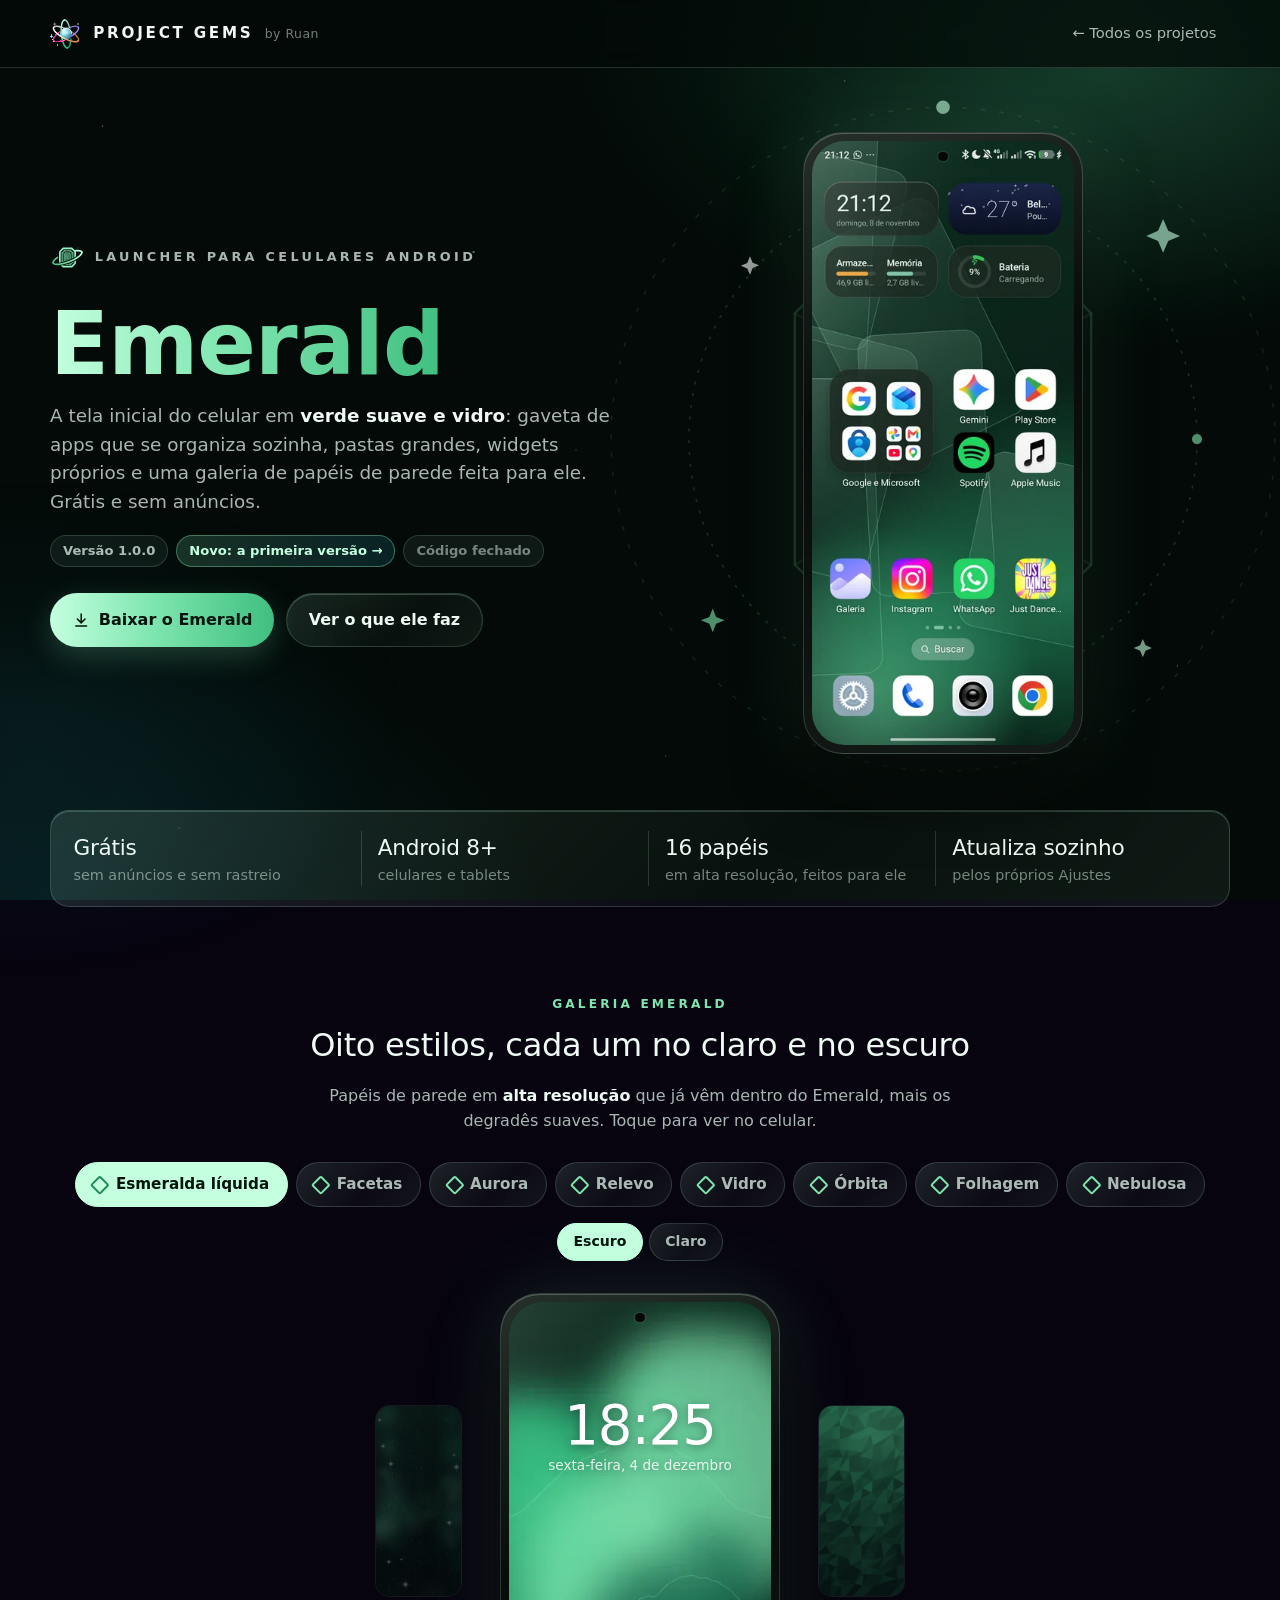
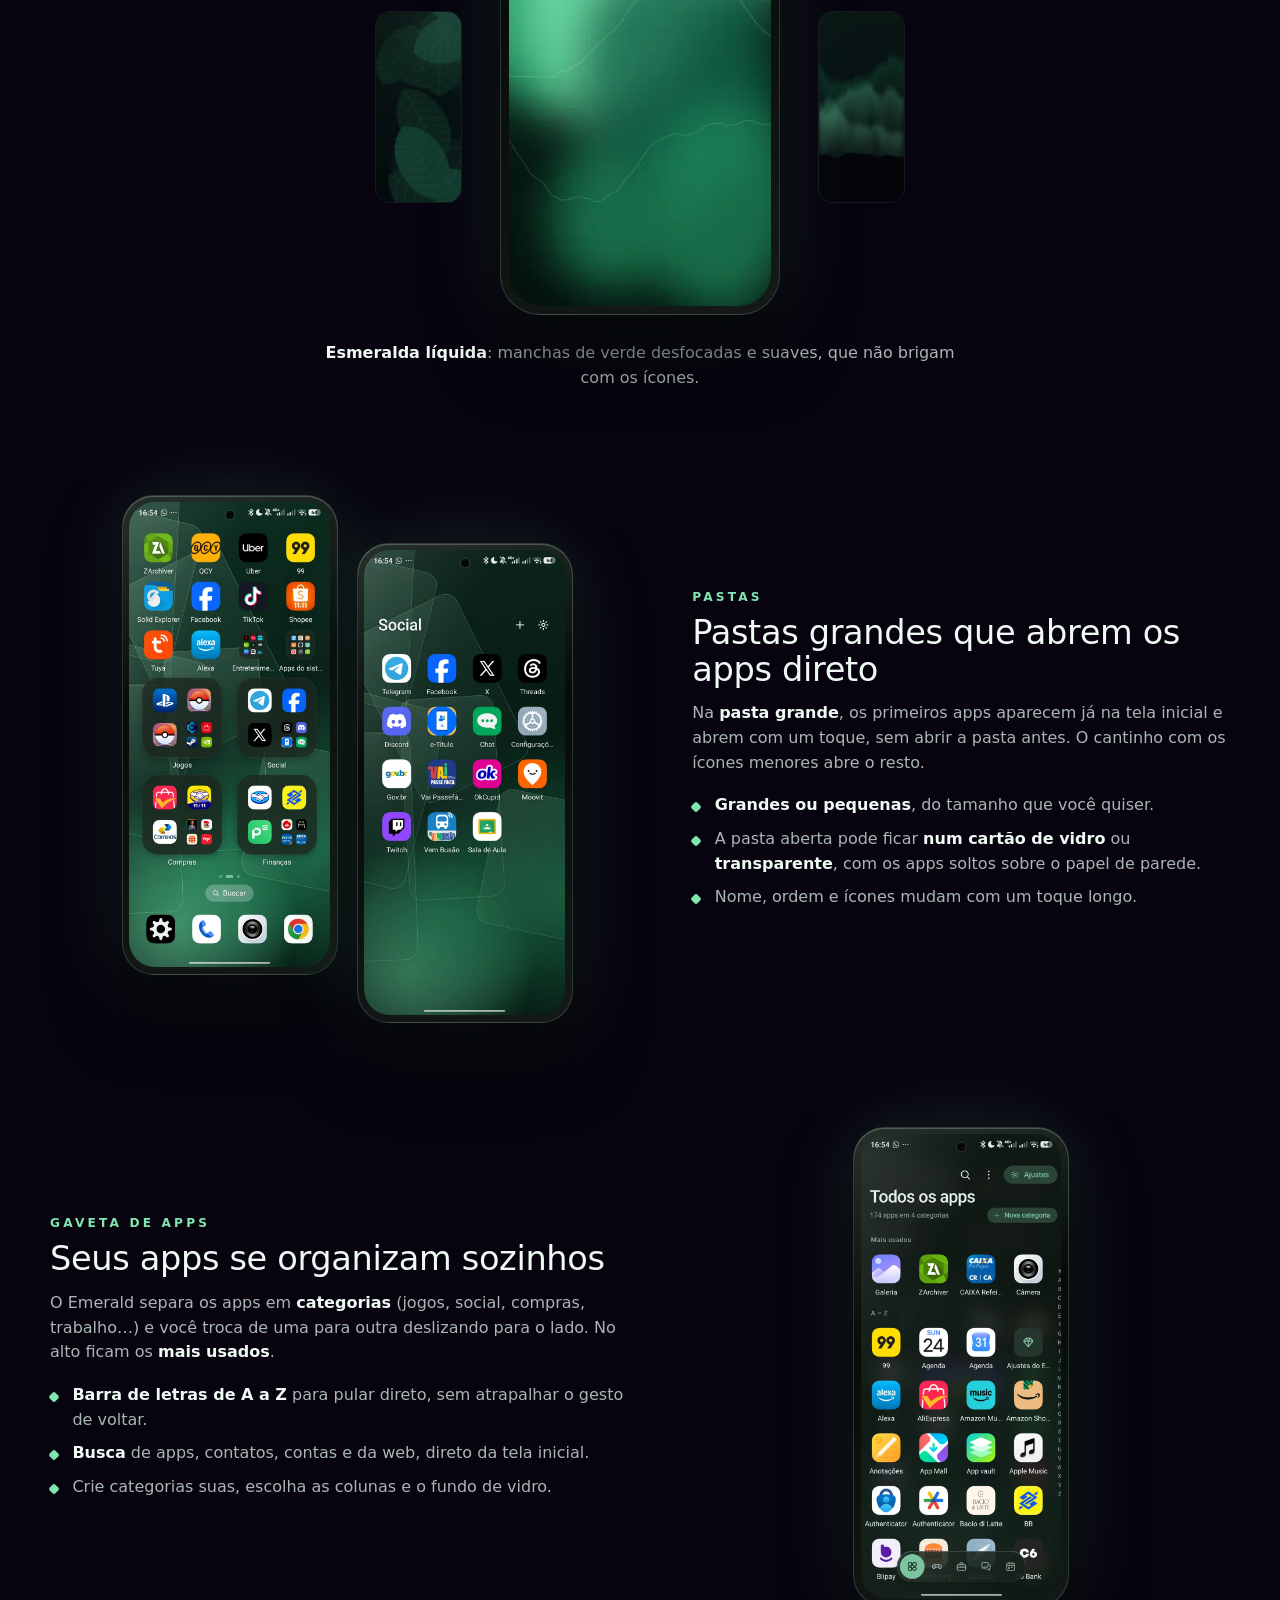
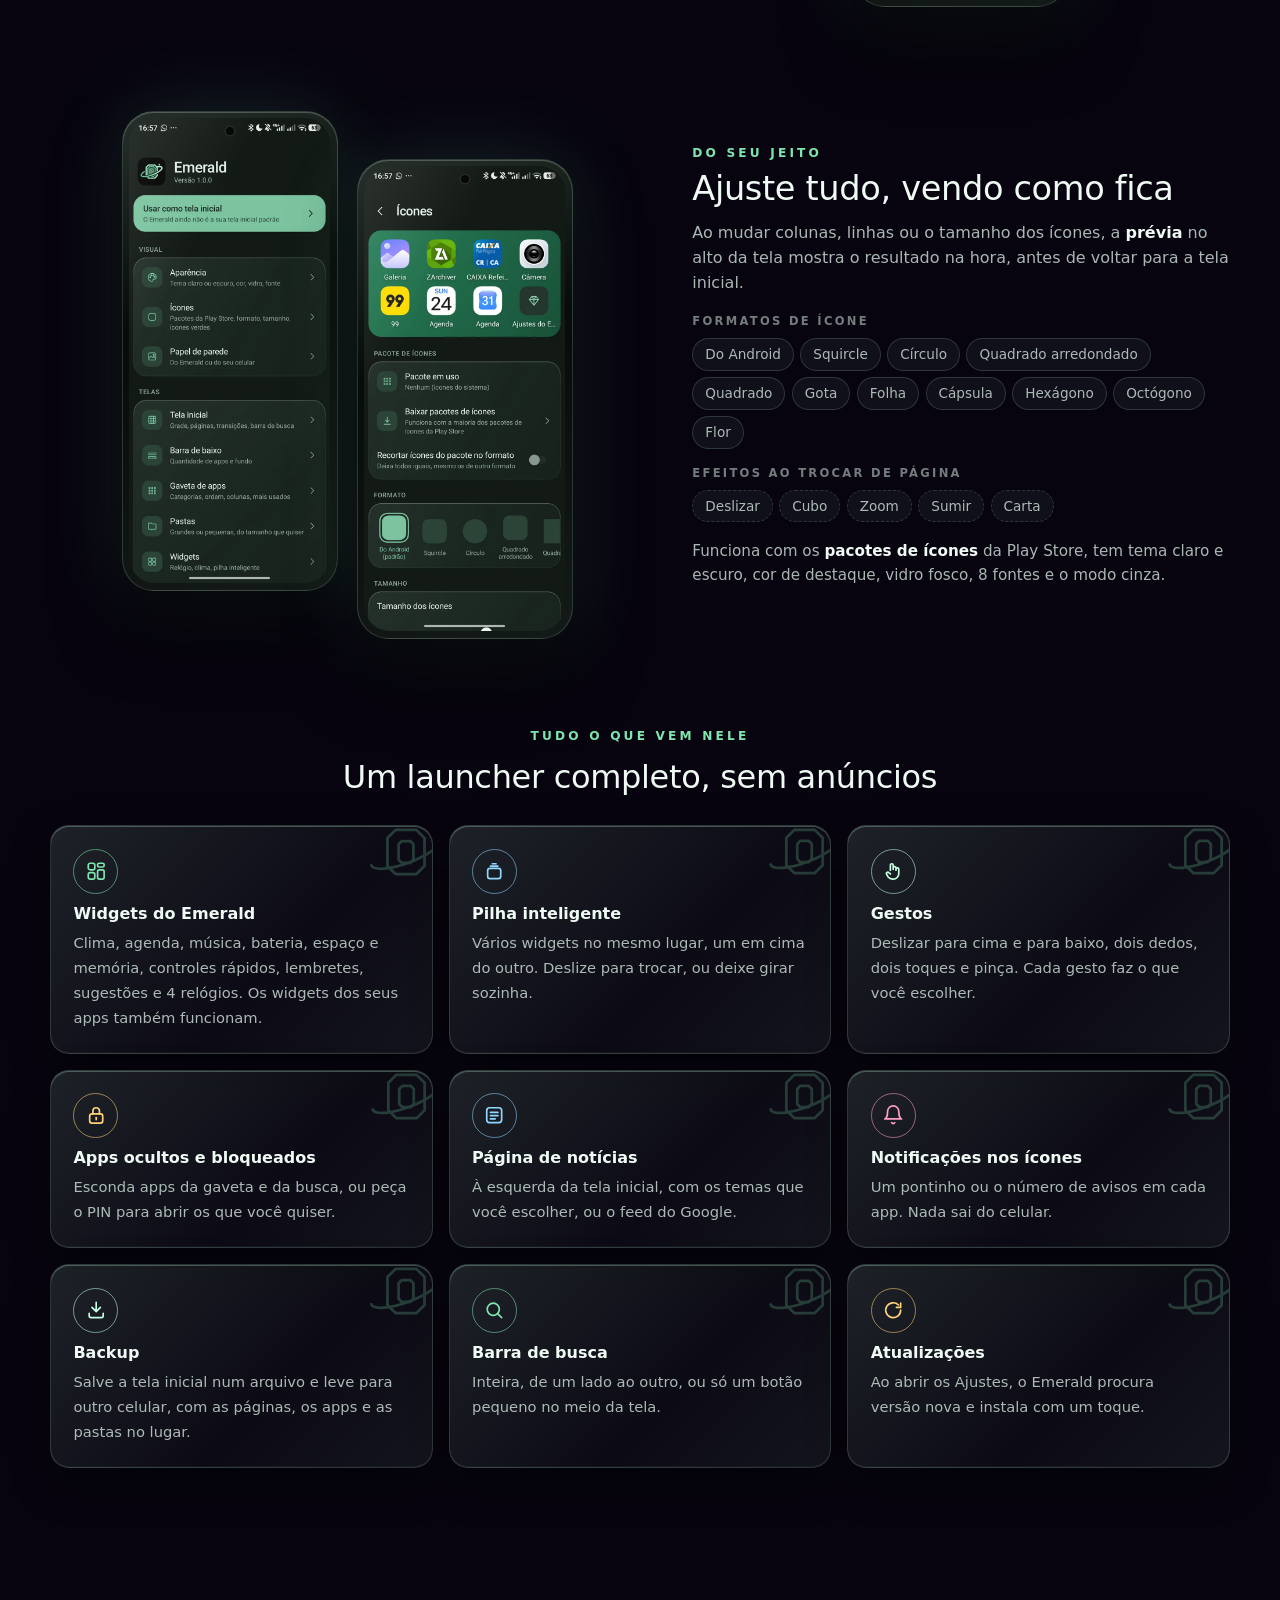
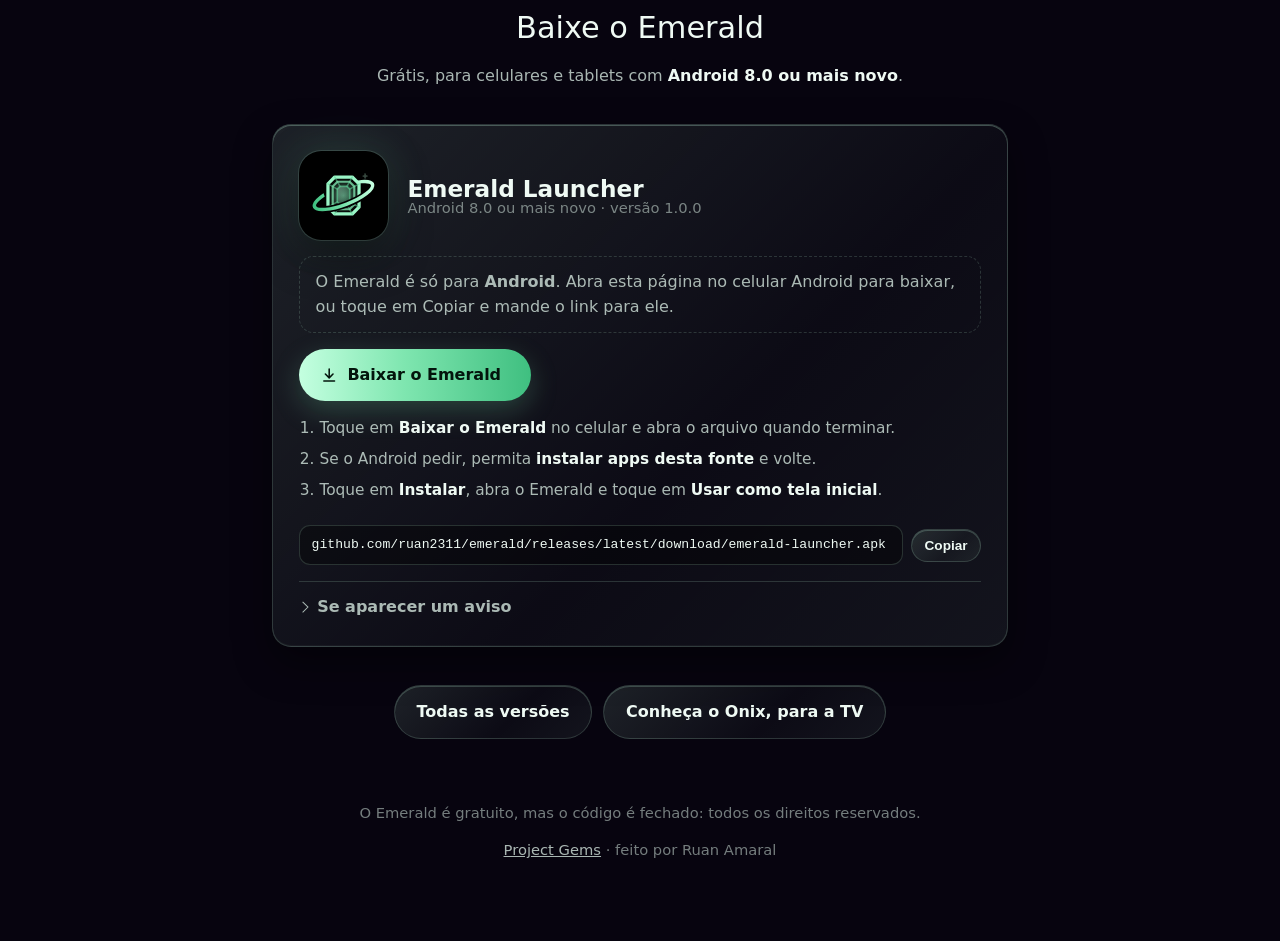
<file: emerald/index.html>
<!doctype html>
<html lang="pt-BR">
<head>
<meta charset="utf-8">
<meta name="viewport" content="width=device-width, initial-scale=1">
<title>Emerald · a tela inicial para celulares Android</title>
<meta name="description" content="Emerald Launcher: tela inicial para celulares Android com gaveta de apps por categorias, pastas grandes, widgets próprios, pacotes de ícones e uma galeria de papéis de parede. Grátis e sem anúncios.">
<meta name="theme-color" content="#030a07">
<link rel="icon" href="../img/emerald.svg">
<link rel="stylesheet" href="../style.css">
<link rel="stylesheet" href="emerald.css">
</head>
<body class="th-emerald">
<header class="top">
  <div class="wrap">
    <a class="brand" href="../"><img src="../img/projectgems.svg" alt="">PROJECT GEMS <small>by Ruan</small></a>
    <nav class="nav"><a href="../">← Todos os projetos</a></nav>
  </div>
</header>

<main class="wrap">
  <section class="page-hero">
    <div>
      <span class="kick"><img src="../img/emerald.svg" alt="">Launcher para celulares Android</span>
      <h1><b>Emerald</b></h1>
      <p>A tela inicial do celular em <b>verde suave e vidro</b>: gaveta de apps que se organiza sozinha, pastas grandes, widgets próprios e uma galeria de papéis de parede feita para ele. Grátis e sem anúncios.</p>
      <div class="ver-row"><span class="chip ver" id="ver">Versão 1.0.0</span><a class="chip new" href="#galeria">Novo: a primeira versão →</a><span class="chip closed">Código fechado</span></div>
      <div class="hero-acts">
        <a class="btn primary" href="#baixar"><svg viewBox="0 0 24 24" fill="none" stroke="currentColor" stroke-width="2" stroke-linecap="round" stroke-linejoin="round"><path d="M12 4v11M7 10.5l5 5 5-5M5 19.5h14"/></svg>Baixar o Emerald</a>
        <a class="btn" href="#recursos">Ver o que ele faz</a>
      </div>
    </div>
    <div class="em-stage" aria-hidden="true">
      <div class="em-scene">
        <svg viewBox="0 0 400 400" fill="none" stroke-linejoin="round" stroke-linecap="round">
          <g class="orb-out orb"><ellipse cx="200" cy="200" rx="196" ry="196" stroke="#7fe6b0" stroke-opacity=".18" stroke-dasharray="2 9"/><circle cx="200" cy="4" r="4" fill="#c4ffe0"/></g>
          <g class="orb"><ellipse cx="200" cy="200" rx="150" ry="150" stroke="#7fe6b0" stroke-opacity=".28" stroke-dasharray="1 6"/><circle cx="350" cy="200" r="3" fill="#7fe6b0"/></g>
          <g stroke="#7fe6b0" stroke-opacity=".35" stroke-width="1.4">
            <path d="M150.8 87.5H249.2L287.5 125.8V274.2L249.2 312.5H150.8L112.5 274.2V125.8Z"/>
            <path d="M165.8 114.2H234.2L260.8 140.8V259.2L234.2 285.8H165.8L139.2 259.2V140.8Z" stroke-opacity=".22"/>
            <path d="M180.4 140H219.6L235 155.4V244.6L219.6 260H180.4L165 244.6V155.4Z" stroke-opacity=".18"/>
            <path d="M150.8 87.5L180.4 140M249.2 87.5L219.6 140M287.5 125.8L235 155.4M287.5 274.2L235 244.6M249.2 312.5L219.6 260M150.8 312.5L180.4 260M112.5 274.2L165 244.6M112.5 125.8L165 155.4" stroke-opacity=".16"/>
          </g>
          <path class="tw" d="M330 70l3 7 7 3-7 3-3 7-3-7-7-3 7-3z" fill="#c4ffe0"/>
          <path class="tw" d="M64 300l2 5 5 2-5 2-2 5-2-5-5-2 5-2z" fill="#7fe6b0"/>
          <path class="tw" d="M86 92l1.6 3.8 3.8 1.6-3.8 1.6L86 103l-1.6-3.8-3.8-1.6 3.8-1.6z" fill="#fff"/>
          <path class="tw" d="M318 318l1.6 3.8 3.8 1.6-3.8 1.6-1.6 3.8-1.6-3.8-3.8-1.6 3.8-1.6z" fill="#c4ffe0"/>
        </svg>
      </div>
      <div class="phone flutua"><img src="../img/emerald-inicio-720.webp?v=2" srcset="../img/emerald-inicio-360.webp?v=2 360w, ../img/emerald-inicio-720.webp?v=2 720w" sizes="18rem" width="720" height="1600" alt="Tela inicial do Emerald com widgets de clima, relógio, bateria e memória"></div>
    </div>
  </section>

  <ul class="facts reveal">
    <li><b>Grátis</b><span>sem anúncios e sem rastreio</span></li>
    <li><b>Android 8+</b><span>celulares e tablets</span></li>
    <li><b>16 papéis</b><span>em alta resolução, feitos para ele</span></li>
    <li><b>Atualiza sozinho</b><span>pelos próprios Ajustes</span></li>
  </ul>

  <!-- Galeria: troca o papel de parede dentro do celular -->
  <section class="galeria" id="galeria">
    <p class="eyebrow reveal">Galeria Emerald</p>
    <h3 class="t reveal">Oito estilos, cada um no claro e no escuro</h3>
    <p class="sub reveal">Papéis de parede em <b>alta resolução</b> que já vêm dentro do Emerald, mais os degradês suaves. Toque para ver no celular.</p>
    <div class="gal-tabs reveal" role="tablist"></div>
    <div class="gal-modo reveal"><button type="button" data-modo="0" aria-pressed="true">Escuro</button><button type="button" data-modo="1" aria-pressed="false">Claro</button></div>
    <div class="gal-view reveal">
      <div class="lado esq"></div>
      <div class="phone"><div class="gal-tela"><div class="gal-hora"><b id="galHora">16:54</b><span id="galData"></span></div></div></div>
      <div class="lado dir"></div>
    </div>
    <p class="gal-cap reveal"></p>
  </section>

  <section class="split reveal">
    <div class="phones">
      <div class="phone sm"><img src="../img/emerald-pastas-720.webp" loading="lazy" width="720" height="1600" alt="Pastas grandes do Emerald: Jogos, Social, Compras e Finanças"></div>
      <div class="phone sm"><img src="../img/emerald-pasta-720.webp" loading="lazy" width="720" height="1600" alt="Pasta Social aberta, transparente sobre o papel de parede"></div>
    </div>
    <div>
      <p class="eyebrow">Pastas</p>
      <h3>Pastas grandes que abrem os apps direto</h3>
      <p class="lead">Na <b>pasta grande</b>, os primeiros apps aparecem já na tela inicial e abrem com um toque, sem abrir a pasta antes. O cantinho com os ícones menores abre o resto.</p>
      <ul class="marcas">
        <li><b>Grandes ou pequenas</b>, do tamanho que você quiser.</li>
        <li>A pasta aberta pode ficar <b>num cartão de vidro</b> ou <b>transparente</b>, com os apps soltos sobre o papel de parede.</li>
        <li>Nome, ordem e ícones mudam com um toque longo.</li>
      </ul>
    </div>
  </section>

  <section class="split flip reveal">
    <div class="phones">
      <div class="phone sm"><img src="../img/emerald-gaveta-720.webp" loading="lazy" width="720" height="1600" alt="Gaveta de apps com mais usados, A a Z e a barra de letras"></div>
    </div>
    <div>
      <p class="eyebrow">Gaveta de apps</p>
      <h3>Seus apps se organizam sozinhos</h3>
      <p class="lead">O Emerald separa os apps em <b>categorias</b> (jogos, social, compras, trabalho…) e você troca de uma para outra deslizando para o lado. No alto ficam os <b>mais usados</b>.</p>
      <ul class="marcas">
        <li><b>Barra de letras de A a Z</b> para pular direto, sem atrapalhar o gesto de voltar.</li>
        <li><b>Busca</b> de apps, contatos, contas e da web, direto da tela inicial.</li>
        <li>Crie categorias suas, escolha as colunas e o fundo de vidro.</li>
      </ul>
    </div>
  </section>

  <section class="split reveal">
    <div class="phones">
      <div class="phone sm"><img src="../img/emerald-ajustes-720.webp" loading="lazy" width="720" height="1600" alt="Ajustes do Emerald"></div>
      <div class="phone sm"><img src="../img/emerald-icones-720.webp" loading="lazy" width="720" height="1600" alt="Ajustes de ícones com a prévia ao vivo"></div>
    </div>
    <div>
      <p class="eyebrow">Do seu jeito</p>
      <h3>Ajuste tudo, vendo como fica</h3>
      <p class="lead">Ao mudar colunas, linhas ou o tamanho dos ícones, a <b>prévia</b> no alto da tela mostra o resultado na hora, antes de voltar para a tela inicial.</p>
      <p class="pills-t">Formatos de ícone</p>
      <ul class="pills"><li>Do Android</li><li>Squircle</li><li>Círculo</li><li>Quadrado arredondado</li><li>Quadrado</li><li>Gota</li><li>Folha</li><li>Cápsula</li><li>Hexágono</li><li>Octógono</li><li>Flor</li></ul>
      <p class="pills-t">Efeitos ao trocar de página</p>
      <ul class="pills tracejado"><li>Deslizar</li><li>Cubo</li><li>Zoom</li><li>Sumir</li><li>Carta</li></ul>
      <p class="lead small">Funciona com os <b>pacotes de ícones</b> da Play Store, tem tema claro e escuro, cor de destaque, vidro fosco, 8 fontes e o modo cinza.</p>
    </div>
  </section>

  <section id="recursos">
    <p class="eyebrow reveal">Tudo o que vem nele</p>
    <h3 class="t reveal">Um launcher completo, sem anúncios</h3>
    <div class="feat">
      <div class="glass reveal"><i><svg viewBox="0 0 24 24" fill="none" stroke="currentColor" stroke-width="1.8" stroke-linecap="round" stroke-linejoin="round"><rect x="3.5" y="3.5" width="7" height="7" rx="2"/><rect x="13.5" y="3.5" width="7" height="4" rx="1.6"/><rect x="13.5" y="10.5" width="7" height="10" rx="2"/><rect x="3.5" y="13.5" width="7" height="7" rx="2"/></svg></i><b>Widgets do Emerald</b><span>Clima, agenda, música, bateria, espaço e memória, controles rápidos, lembretes, sugestões e 4 relógios. Os widgets dos seus apps também funcionam.</span></div>
      <div class="glass reveal" style="--c:#8fd8ff"><i><svg viewBox="0 0 24 24" fill="none" stroke="currentColor" stroke-width="1.8" stroke-linecap="round" stroke-linejoin="round"><rect x="5" y="9" width="14" height="11" rx="2.5"/><path d="M8 6.5h8M10 4h4"/></svg></i><b>Pilha inteligente</b><span>Vários widgets no mesmo lugar, um em cima do outro. Deslize para trocar, ou deixe girar sozinha.</span></div>
      <div class="glass reveal" style="--c:#c4ffe0"><i><svg viewBox="0 0 24 24" fill="none" stroke="currentColor" stroke-width="1.8" stroke-linecap="round" stroke-linejoin="round"><path d="M9 11V5.5a1.5 1.5 0 0 1 3 0V10m0-1.5a1.5 1.5 0 0 1 3 0V11m0-1a1.5 1.5 0 0 1 3 0v4.5a6 6 0 0 1-6 6h-.7a6 6 0 0 1-4.7-2.3L5 15.4a1.5 1.5 0 0 1 2.3-1.9L9 15"/></svg></i><b>Gestos</b><span>Deslizar para cima e para baixo, dois dedos, dois toques e pinça. Cada gesto faz o que você escolher.</span></div>
      <div class="glass reveal" style="--c:#ffd27a"><i><svg viewBox="0 0 24 24" fill="none" stroke="currentColor" stroke-width="1.8" stroke-linecap="round" stroke-linejoin="round"><rect x="5" y="10.5" width="14" height="10" rx="2.5"/><path d="M8.5 10.5V7.5a3.5 3.5 0 0 1 7 0v3"/><path d="M12 14.5v2.2"/></svg></i><b>Apps ocultos e bloqueados</b><span>Esconda apps da gaveta e da busca, ou peça o PIN para abrir os que você quiser.</span></div>
      <div class="glass reveal" style="--c:#8fd8ff"><i><svg viewBox="0 0 24 24" fill="none" stroke="currentColor" stroke-width="1.8" stroke-linecap="round" stroke-linejoin="round"><rect x="4" y="4" width="16" height="16" rx="3"/><path d="M8 9h8M8 12.5h8M8 16h5"/></svg></i><b>Página de notícias</b><span>À esquerda da tela inicial, com os temas que você escolher, ou o feed do Google.</span></div>
      <div class="glass reveal" style="--c:#ff9fc4"><i><svg viewBox="0 0 24 24" fill="none" stroke="currentColor" stroke-width="1.8" stroke-linecap="round" stroke-linejoin="round"><path d="M6 8a6 6 0 0 1 12 0c0 7 3 8 3 8H3s3-1 3-8"/><path d="M10.3 20a2 2 0 0 0 3.4 0"/></svg></i><b>Notificações nos ícones</b><span>Um pontinho ou o número de avisos em cada app. Nada sai do celular.</span></div>
      <div class="glass reveal" style="--c:#c4ffe0"><i><svg viewBox="0 0 24 24" fill="none" stroke="currentColor" stroke-width="1.8" stroke-linecap="round" stroke-linejoin="round"><path d="M12 3.5v10M7.5 9 12 13.5 16.5 9"/><path d="M4.5 15.5v2.5a2 2 0 0 0 2 2h11a2 2 0 0 0 2-2v-2.5"/></svg></i><b>Backup</b><span>Salve a tela inicial num arquivo e leve para outro celular, com as páginas, os apps e as pastas no lugar.</span></div>
      <div class="glass reveal" style="--c:#7fe6b0"><i><svg viewBox="0 0 24 24" fill="none" stroke="currentColor" stroke-width="1.8" stroke-linecap="round" stroke-linejoin="round"><circle cx="11" cy="11" r="6.5"/><path d="M20 20l-4.3-4.3"/></svg></i><b>Barra de busca</b><span>Inteira, de um lado ao outro, ou só um botão pequeno no meio da tela.</span></div>
      <div class="glass reveal" style="--c:#ffd27a"><i><svg viewBox="0 0 24 24" fill="none" stroke="currentColor" stroke-width="1.8" stroke-linecap="round" stroke-linejoin="round"><path d="M20 12a8 8 0 1 1-2.3-5.6"/><path d="M20 4.5V9h-4.5"/></svg></i><b>Atualizações</b><span>Ao abrir os Ajustes, o Emerald procura versão nova e instala com um toque.</span></div>
    </div>
  </section>

  <section class="get" id="baixar">
    <p class="ask">Baixe o Emerald</p>
    <p class="sub">Grátis, para celulares e tablets com <b>Android 8.0 ou mais novo</b>.</p>
    <article class="dev glass baixar" data-dev="phone">
      <div class="linha">
        <div class="icone"><img src="../img/emerald.svg" alt=""></div>
        <div>
          <h2>Emerald Launcher</h2>
          <p class="req" id="req">Android 8.0 ou mais novo · versão 1.0.0</p>
        </div>
      </div>
      <p class="so-android">O Emerald é só para <b>Android</b>. Abra esta página no celular Android para baixar, ou toque em Copiar e mande o link para ele.</p>
      <div class="acts">
        <a class="btn primary" data-asset="emerald-launcher.apk" href="https://github.com/ruan2311/emerald/releases/latest/download/emerald-launcher.apk"><svg viewBox="0 0 24 24" fill="none" stroke="currentColor" stroke-width="2" stroke-linecap="round" stroke-linejoin="round"><path d="M12 4v11M7 10.5l5 5 5-5M5 19.5h14"/></svg>Baixar o Emerald <span class="sz"></span></a>
      </div>
      <ol>
        <li>Toque em <b>Baixar o Emerald</b> no celular e abra o arquivo quando terminar.</li>
        <li>Se o Android pedir, permita <b>instalar apps desta fonte</b> e volte.</li>
        <li>Toque em <b>Instalar</b>, abra o Emerald e toque em <b>Usar como tela inicial</b>.</li>
      </ol>
      <div class="code"><code id="apkLink">github.com/ruan2311/emerald/releases/latest/download/emerald-launcher.apk</code><button class="btn" data-copy="apkLink">Copiar</button></div>
      <details>
        <summary>Se aparecer um aviso</summary>
        <ol>
          <li>Se o <b>Play Protect</b> avisar, toque em <b>Mais detalhes → Instalar mesmo assim</b>: o Emerald ainda não está na Play Store.</li>
          <li>Em celulares <b>Xiaomi, Redmi e POCO</b> (HyperOS), a navegação por gestos só funciona com a tela inicial da própria Xiaomi: com o Emerald (ou qualquer outro launcher), o sistema troca para os três botões.</li>
          <li>Para voltar à tela inicial antiga, vá em <b>Configurações → Apps → Apps padrão → App de tela inicial</b>.</li>
          <li>Depois de instalado, o Emerald avisa nos Ajustes quando sai uma versão nova.</li>
        </ol>
      </details>
    </article>
    <div class="all">
      <a class="btn" href="https://github.com/ruan2311/emerald/releases">Todas as versões</a>
      <a class="btn" href="../onix/">Conheça o Onix, para a TV</a>
    </div>
  </section>
</main>

<footer class="foot wrap">
  <p>O Emerald é gratuito, mas o código é fechado: todos os direitos reservados.</p>
  <p><a href="../">Project Gems</a> · feito por Ruan Amaral</p>
</footer>

<script>
/* Fora de um celular Android, avisa que o Emerald é só para Android (o botão continua ali, para quem quiser baixar e mandar). */
const ua = navigator.userAgent;
const card = document.querySelector('.baixar');
if (/Android/i.test(ua)) card.insertAdjacentHTML('afterbegin', '<span class="badge">Para este celular</span>');
else card.classList.add('iphone');

const mb = n => (n / 1048576).toLocaleString('pt-BR', { maximumFractionDigits: 1 }) + ' MB';
fetch('https://api.github.com/repos/ruan2311/emerald/releases/latest')
  .then(r => (r.ok ? r.json() : null))
  .then(rel => {
    if (!rel) return;
    const v = (rel.tag_name || '').replace(/^v/, '');
    document.getElementById('ver').textContent = 'Versão ' + v;
    document.getElementById('req').textContent = 'Android 8.0 ou mais novo · versão ' + v;
    for (const a of rel.assets) {
      const btn = document.querySelector('[data-asset="' + a.name + '"]');
      if (!btn) continue;
      btn.href = a.browser_download_url;
      btn.querySelector('.sz').textContent = mb(a.size);
    }
  })
  .catch(() => { });

document.querySelectorAll('[data-copy]').forEach(b => b.addEventListener('click', () => {
  navigator.clipboard.writeText('https://' + document.getElementById(b.dataset.copy).textContent).then(() => {
    b.textContent = 'Copiado!';
    setTimeout(() => { b.textContent = 'Copiar'; }, 1800);
  });
}));

/* Galeria: 8 estilos × claro/escuro (os mesmos 16 papéis do app, na mesma ordem: par = escuro, ímpar = claro). */
const GAL = [
  ['Esmeralda líquida', 'manchas de verde desfocadas e suaves, que não brigam com os ícones.'],
  ['Facetas', 'a esmeralda vista de perto, em triângulos lapidados.'],
  ['Aurora', 'a aurora verde descendo sobre as montanhas.'],
  ['Relevo', 'linhas de relevo, como um mapa visto do alto.'],
  ['Vidro', 'placas de vidro fosco, como os cartões do Emerald.'],
  ['Órbita', 'a pedra do Emerald com o anel do Project Gems, num céu de estrelas.'],
  ['Folhagem', 'folhas grandes caindo em tons de verde.'],
  ['Nebulosa', 'um céu de estrelas com névoa verde.'],
];
const tabs = document.querySelector('.gal-tabs'), tela = document.querySelector('.gal-tela'), cap = document.querySelector('.gal-cap');
const esq = document.querySelector('.lado.esq'), dir = document.querySelector('.lado.dir');
const modoBtns = [...document.querySelectorAll('.gal-modo button')];
const papel = n => '../img/emerald-papel-' + String(n).padStart(2, '0') + '.webp';
const imgs = [];
for (let n = 0; n < 16; n++) {
  const im = new Image(); im.alt = ''; im.loading = n < 2 ? 'eager' : 'lazy'; im.src = papel(n);
  tela.appendChild(im); imgs.push(im);
}
GAL.forEach(([nome], i) => {
  const b = document.createElement('button');
  b.type = 'button'; b.role = 'tab'; b.textContent = nome;
  b.addEventListener('click', () => { escolheu = true; clearInterval(auto); mostra(i, modo); });
  tabs.appendChild(b);
});
const tabBtns = [...tabs.children];
let at = 0, modo = 0, auto = null, escolheu = false;
const mini = (i, m, onde) => {
  const im = new Image(); im.src = papel(i * 2 + m); im.alt = GAL[i][0]; im.loading = 'lazy';
  im.addEventListener('click', () => { escolheu = true; clearInterval(auto); mostra(i, modo); });
  onde.appendChild(im);
};
const mostra = (i, m) => {
  at = i; modo = m;
  const n = i * 2 + m;
  imgs.forEach((im, k) => im.classList.toggle('on', k === n));
  tela.classList.toggle('claro', m === 1);
  tabBtns.forEach((b, k) => b.setAttribute('aria-selected', k === i));
  modoBtns.forEach((b, k) => b.setAttribute('aria-pressed', k === m));
  cap.innerHTML = '<b>' + GAL[i][0] + (m ? ' · claro' : '') + '</b>: ' + GAL[i][1];
  esq.replaceChildren(); dir.replaceChildren();
  [i + 7, i + 6].forEach(k => mini(k % 8, m, esq));
  [i + 1, i + 2].forEach(k => mini(k % 8, m, dir));
};
modoBtns.forEach((b, m) => b.addEventListener('click', () => mostra(at, m)));
mostra(0, 0);
if (!matchMedia('(prefers-reduced-motion: reduce)').matches) {
  new IntersectionObserver(([e]) => {
    clearInterval(auto);
    if (e.isIntersecting && !escolheu) auto = setInterval(() => mostra((at + 1) % 8, modo), 4500);
  }, { threshold: .4 }).observe(document.querySelector('.gal-view'));
}
// Relógio do celular da galeria, como o widget do Emerald.
const tick = () => {
  const d = new Date();
  document.getElementById('galHora').textContent = d.toLocaleTimeString('pt-BR', { hour: '2-digit', minute: '2-digit' });
  document.getElementById('galData').textContent = d.toLocaleDateString('pt-BR', { weekday: 'long', day: 'numeric', month: 'long' });
};
tick(); setInterval(tick, 30000);

const io = new IntersectionObserver(es => es.forEach(e => { if (e.isIntersecting) { e.target.classList.add('on'); io.unobserve(e.target); } }), { threshold: .15 });
document.querySelectorAll('.reveal').forEach(el => io.observe(el));
</script>
</body>
</html>
</file>
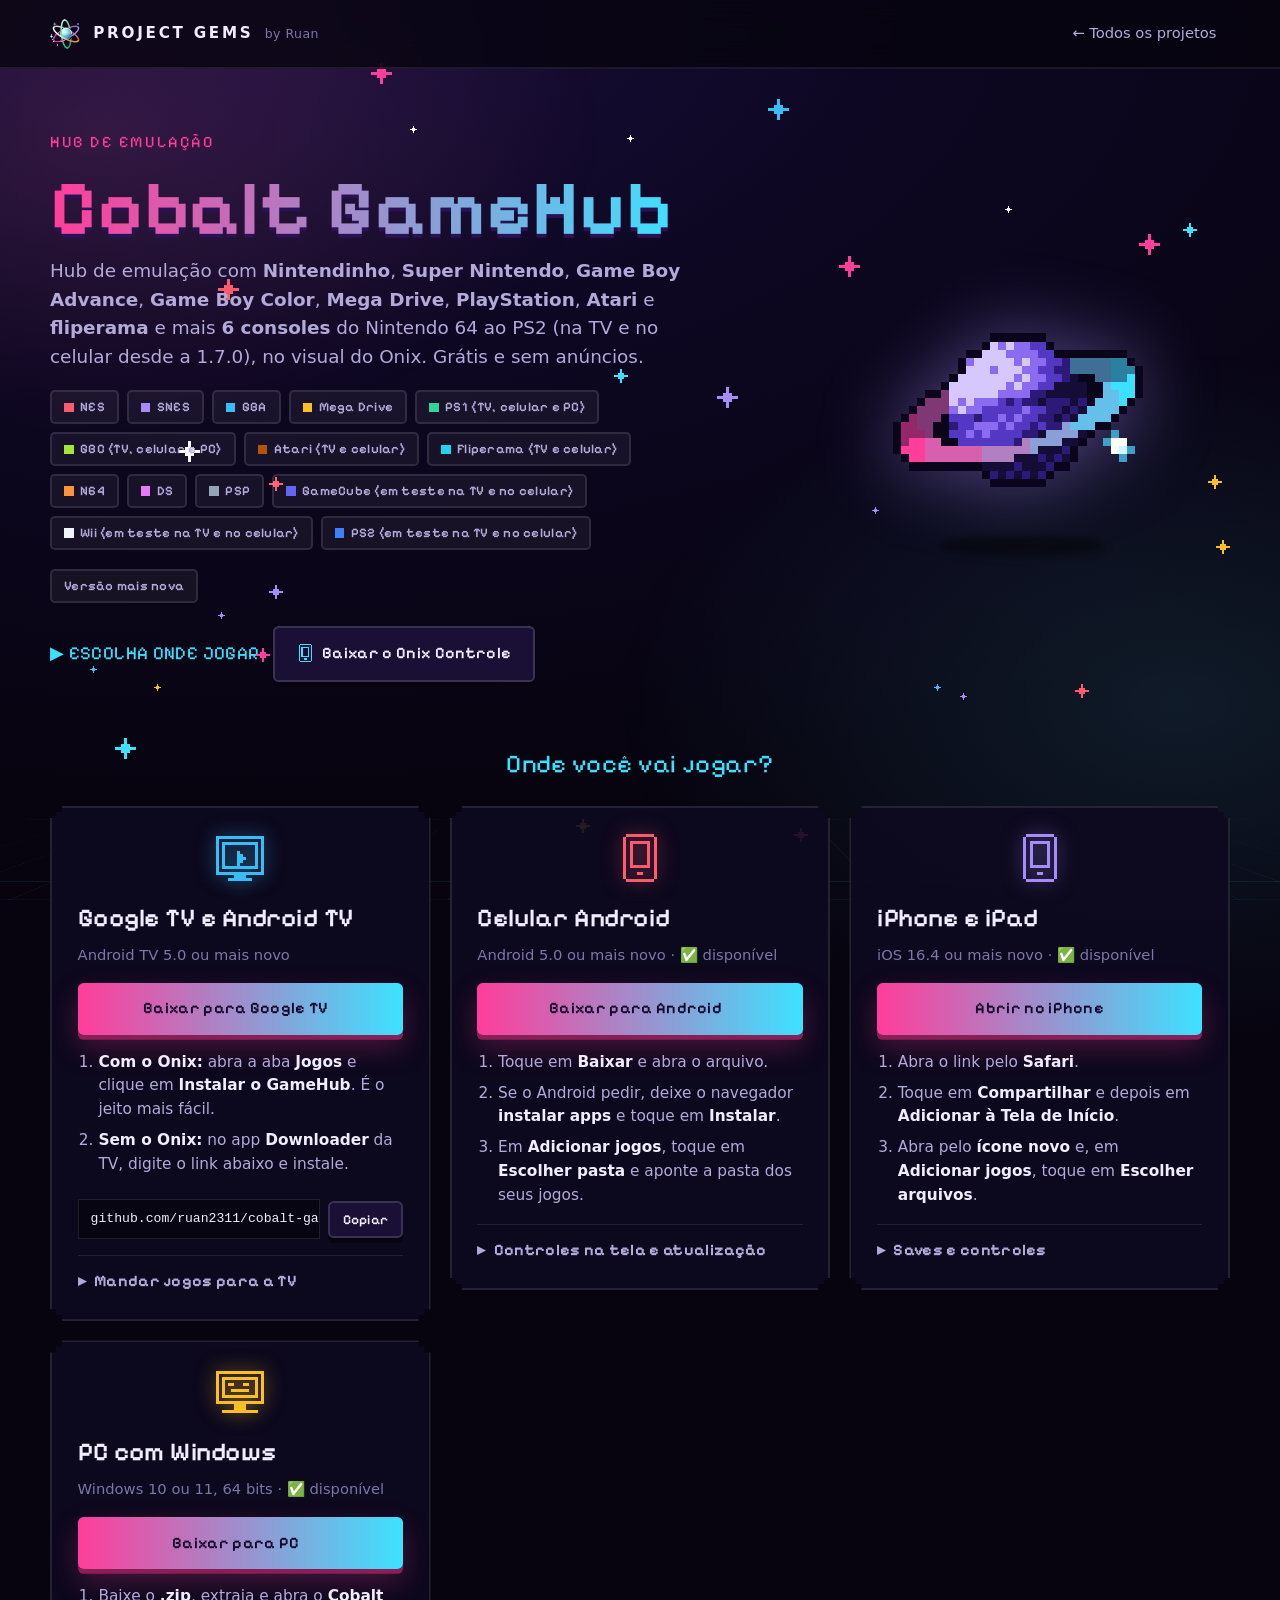
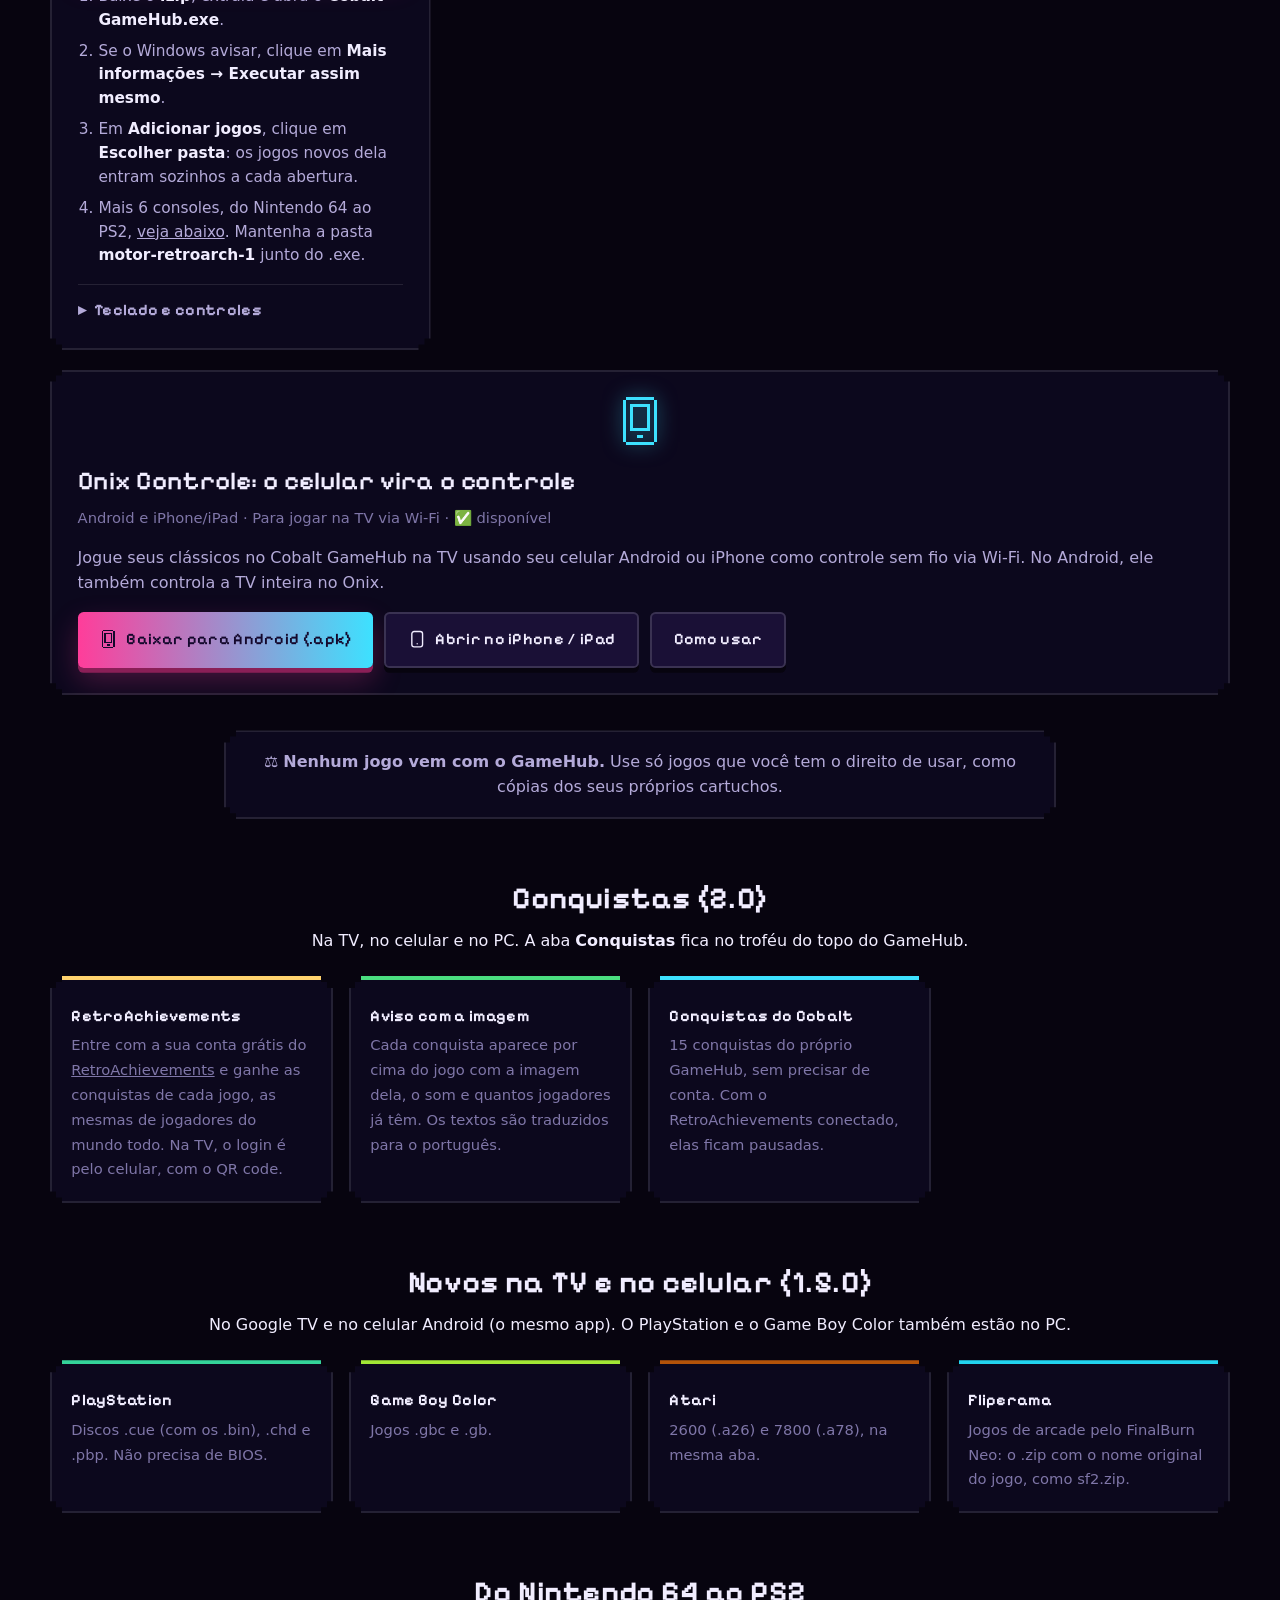
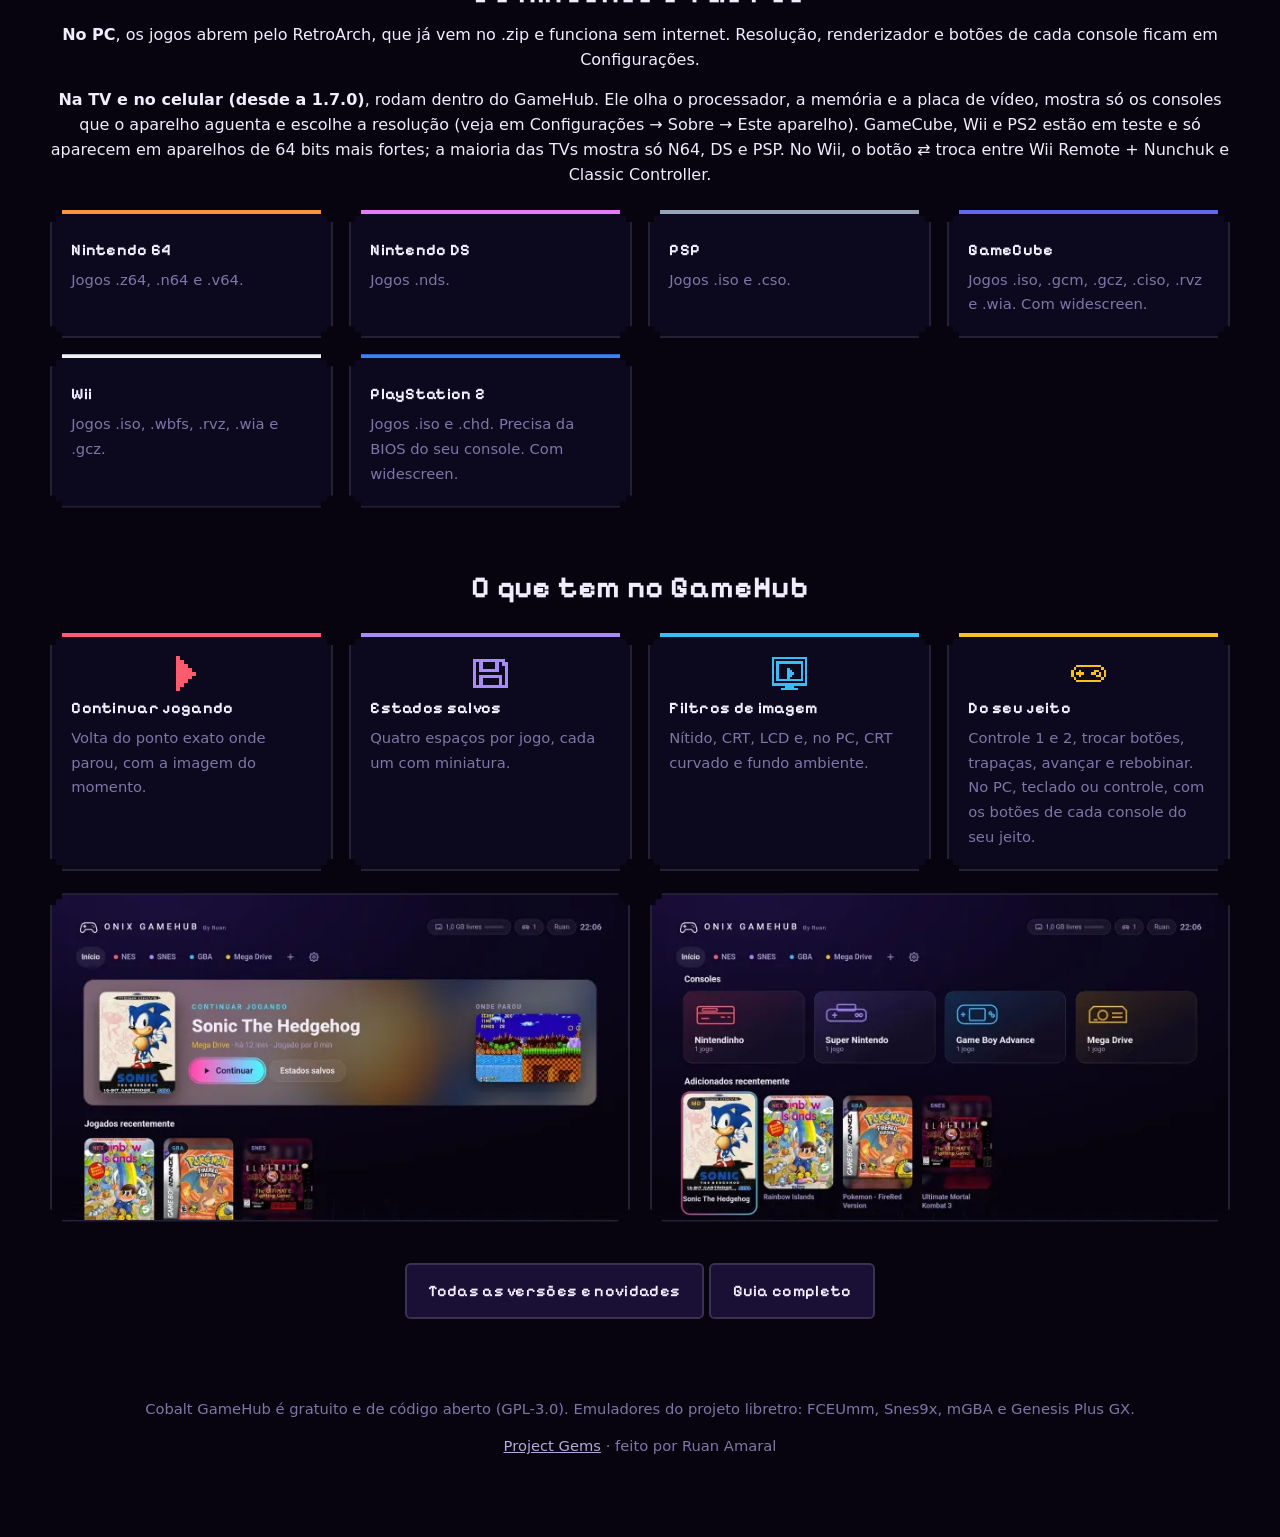
<file: gamehub/index.html>
<!doctype html>
<html lang="pt-BR">
<head>
<meta charset="utf-8">
<meta name="viewport" content="width=device-width, initial-scale=1">
<title>Cobalt GameHub · Central de downloads</title>
<meta name="description" content="Baixe o Cobalt GameHub para Google TV, celular Android ou PC com Windows, ou instale no iPhone: um multi-emulador de NES, Super Nintendo, Game Boy Advance e Mega Drive, com Game Boy Color e PlayStation na TV, no celular e no PC, Atari e fliperama na TV e no celular, e também Nintendo 64, DS, PSP, GameCube, Wii e PS2 (na TV e no celular, os três últimos em teste).">
<meta name="theme-color" content="#0d0722">
<link rel="icon" href="../img/gamehub-icon.png">
<link rel="preconnect" href="https://fonts.googleapis.com">
<link rel="preconnect" href="https://fonts.gstatic.com" crossorigin>
<link rel="stylesheet" href="https://fonts.googleapis.com/css2?family=Pixelify+Sans:wght@400..700&display=swap">
<link rel="stylesheet" href="../style.css">
<link rel="stylesheet" href="gamehub.css">

</head>
<body class="th-gamehub">
<div class="gh-sky" aria-hidden="true"><span class="px-star " style="left:21%;top:53%;--c:#ff5a6e;animation-delay:-0.12s"></span><span class="px-star lg" style="left:14%;top:49%;--c:#ffffff;animation-delay:-0.14s"></span><span class="px-star lg" style="left:29%;top:7%;--c:#ff3d9a;animation-delay:-1.04s"></span><span class="px-star sm" style="left:32%;top:14%;--c:#ffffff;animation-delay:-1.02s"></span><span class="px-star lg" style="left:17%;top:31%;--c:#ff5a6e;animation-delay:-1.51s"></span><span class="px-star sm" style="left:75%;top:77%;--c:#a78bfa;animation-delay:-0.12s"></span><span class="px-star sm" style="left:7%;top:74%;--c:#38bdf8;animation-delay:-0.32s"></span><span class="px-star " style="left:20%;top:72%;--c:#ff3d9a;animation-delay:-1.37s"></span><span class="px-star lg" style="left:89%;top:26%;--c:#ff3d9a;animation-delay:-1.40s"></span><span class="px-star sm" style="left:49%;top:15%;--c:#ffffff;animation-delay:-1.71s"></span><span class="px-star lg" style="left:9%;top:82%;--c:#3de1ff;animation-delay:-1.19s"></span><span class="px-star lg" style="left:56%;top:43%;--c:#a78bfa;animation-delay:-1.41s"></span><span class="px-star " style="left:48%;top:41%;--c:#3de1ff;animation-delay:-1.91s"></span><span class="px-star sm" style="left:12%;top:76%;--c:#fbbf24;animation-delay:-1.26s"></span><span class="px-star " style="left:95%;top:60%;--c:#fbbf24;animation-delay:-1.46s"></span><span class="px-star sm" style="left:17%;top:68%;--c:#a78bfa;animation-delay:-0.40s"></span><span class="px-star " style="left:21%;top:65%;--c:#a78bfa;animation-delay:-0.09s"></span><span class="px-star sm" style="left:73%;top:76%;--c:#38bdf8;animation-delay:-2.10s"></span><span class="px-star " style="left:45%;top:91%;--c:#fbbf24;animation-delay:-1.43s"></span><span class="px-star lg" style="left:60%;top:11%;--c:#38bdf8;animation-delay:-0.22s"></span><span class="px-star " style="left:62%;top:92%;--c:#ff5a6e;animation-delay:-0.16s"></span><span class="px-star " style="left:84%;top:76%;--c:#ff5a6e;animation-delay:-1.97s"></span></div>
<div class="gh-floor" aria-hidden="true"></div>
<header class="top">
  <div class="wrap">
    <a class="brand" href="../"><img src="../img/projectgems.svg" alt="">PROJECT GEMS <small>by Ruan</small></a>
    <nav class="nav"><a href="../">← Todos os projetos</a></nav>
  </div>
</header>

<main class="wrap">
  <section class="page-hero">
    <div>
      <span class="kick">Hub de emulação</span>
      <h1>Cobalt GameHub</h1>
      <p>Hub de emulação com <b>Nintendinho</b>, <b>Super Nintendo</b>, <b>Game Boy Advance</b>, <b>Game Boy Color</b>, <b>Mega Drive</b>, <b>PlayStation</b>, <b>Atari</b> e <b>fliperama</b> e mais <b>6 consoles</b> do Nintendo 64 ao PS2 (na TV e no celular desde a 1.7.0), no visual do Onix. Grátis e sem anúncios.</p>
      <div class="consoles"><span class="chip" style="--c:var(--nes)"><i></i>NES</span><span class="chip" style="--c:var(--snes)"><i></i>SNES</span><span class="chip" style="--c:var(--gba)"><i></i>GBA</span><span class="chip" style="--c:var(--md)"><i></i>Mega Drive</span><span class="chip" style="--c:#34d399"><i></i>PS1 (TV, celular e PC)</span><span class="chip" style="--c:#a3e635"><i></i>GBC (TV, celular e PC)</span><span class="chip" style="--c:#b45309"><i></i>Atari (TV e celular)</span><span class="chip" style="--c:#22d3ee"><i></i>Fliperama (TV e celular)</span><span class="chip" style="--c:#fb923c"><i></i>N64</span><span class="chip" style="--c:#e879f9"><i></i>DS</span><span class="chip" style="--c:#94a3b8"><i></i>PSP</span><span class="chip" style="--c:#6366f1"><i></i>GameCube (em teste na TV e no celular)</span><span class="chip" style="--c:#f1f5f9"><i></i>Wii (em teste na TV e no celular)</span><span class="chip" style="--c:#3b82f6"><i></i>PS2 (em teste na TV e no celular)</span></div>
      <span class="chip ver" id="ver">Versão mais nova</span>
      <div class="acts hero-acts">
        <a class="start" href="#devices">▶ ESCOLHA ONDE JOGAR</a>
        <a class="btn" href="https://github.com/ruan2311/onix/releases/download/controle-v1.0.8/onix-controle.apk">
          <svg viewBox="0 0 12 14" shape-rendering="crispEdges" style="color:var(--cyan)"><path fill="currentColor" d="M2 0h1v1h-1zM3 0h1v1h-1zM4 0h1v1h-1zM5 0h1v1h-1zM6 0h1v1h-1zM7 0h1v1h-1zM8 0h1v1h-1zM9 0h1v1h-1zM1 1h1v1h-1zM10 1h1v1h-1zM1 2h1v1h-1zM3 2h1v1h-1zM4 2h1v1h-1zM5 2h1v1h-1zM6 2h1v1h-1zM7 2h1v1h-1zM8 2h1v1h-1zM10 2h1v1h-1zM1 3h1v1h-1zM3 3h1v1h-1zM8 3h1v1h-1zM10 3h1v1h-1zM1 4h1v1h-1zM3 4h1v1h-1zM8 4h1v1h-1zM10 4h1v1h-1zM1 5h1v1h-1zM3 5h1v1h-1zM8 5h1v1h-1zM10 5h1v1h-1zM1 6h1v1h-1zM3 6h1v1h-1zM8 6h1v1h-1zM10 6h1v1h-1zM1 7h1v1h-1zM3 7h1v1h-1zM8 7h1v1h-1zM10 7h1v1h-1zM1 8h1v1h-1zM3 8h1v1h-1zM8 8h1v1h-1zM10 8h1v1h-1zM1 9h1v1h-1zM3 9h1v1h-1zM4 9h1v1h-1zM5 9h1v1h-1zM6 9h1v1h-1zM7 9h1v1h-1zM8 9h1v1h-1zM10 9h1v1h-1zM1 10h1v1h-1zM10 10h1v1h-1zM1 11h1v1h-1zM5 11h1v1h-1zM6 11h1v1h-1zM10 11h1v1h-1zM1 12h1v1h-1zM10 12h1v1h-1zM2 13h1v1h-1zM3 13h1v1h-1zM4 13h1v1h-1zM5 13h1v1h-1zM6 13h1v1h-1zM7 13h1v1h-1zM8 13h1v1h-1zM9 13h1v1h-1z"/></svg>
          Baixar o Onix Controle
        </a>
      </div>
    </div>
    <div class="gh-hero" aria-hidden="true">
      <span class="shadow"></span>
      <img class="mark" src="../img/gamehub.svg" alt="" width="32" height="32">
      <span class="px-star lg" style="left:6%;top:14%;--c:#ff3d9a"></span>
      <span class="px-star" style="right:8%;top:6%;--c:#3de1ff;animation-delay:-.8s"></span>
      <span class="px-star" style="right:2%;bottom:30%;--c:#fbbf24;animation-delay:-1.5s"></span>
      <span class="px-star sm" style="left:14%;bottom:24%;--c:#a78bfa;animation-delay:-.4s"></span>
      <span class="px-star sm" style="left:46%;top:2%;--c:#fff;animation-delay:-2s"></span>
    </div>
  </section>

  <p class="ask">Onde você vai jogar?</p>
  <div class="devices" id="devices">
    <!-- TV -->
    <article class="dev glass" data-dev="tv">
      <div class="ic" style="--c:var(--gba)"><svg viewBox="0 0 16 15" shape-rendering="crispEdges"><path fill="currentColor" d="M0 0h1v1h-1zM1 0h1v1h-1zM2 0h1v1h-1zM3 0h1v1h-1zM4 0h1v1h-1zM5 0h1v1h-1zM6 0h1v1h-1zM7 0h1v1h-1zM8 0h1v1h-1zM9 0h1v1h-1zM10 0h1v1h-1zM11 0h1v1h-1zM12 0h1v1h-1zM13 0h1v1h-1zM14 0h1v1h-1zM15 0h1v1h-1zM0 1h1v1h-1zM15 1h1v1h-1zM0 2h1v1h-1zM2 2h1v1h-1zM3 2h1v1h-1zM4 2h1v1h-1zM5 2h1v1h-1zM6 2h1v1h-1zM7 2h1v1h-1zM8 2h1v1h-1zM9 2h1v1h-1zM10 2h1v1h-1zM11 2h1v1h-1zM12 2h1v1h-1zM13 2h1v1h-1zM15 2h1v1h-1zM0 3h1v1h-1zM2 3h1v1h-1zM13 3h1v1h-1zM15 3h1v1h-1zM0 4h1v1h-1zM2 4h1v1h-1zM13 4h1v1h-1zM15 4h1v1h-1zM0 5h1v1h-1zM2 5h1v1h-1zM7 5h1v1h-1zM13 5h1v1h-1zM15 5h1v1h-1zM0 6h1v1h-1zM2 6h1v1h-1zM7 6h1v1h-1zM8 6h1v1h-1zM13 6h1v1h-1zM15 6h1v1h-1zM0 7h1v1h-1zM2 7h1v1h-1zM7 7h1v1h-1zM8 7h1v1h-1zM9 7h1v1h-1zM13 7h1v1h-1zM15 7h1v1h-1zM0 8h1v1h-1zM2 8h1v1h-1zM7 8h1v1h-1zM8 8h1v1h-1zM13 8h1v1h-1zM15 8h1v1h-1zM0 9h1v1h-1zM2 9h1v1h-1zM7 9h1v1h-1zM13 9h1v1h-1zM15 9h1v1h-1zM0 10h1v1h-1zM2 10h1v1h-1zM3 10h1v1h-1zM4 10h1v1h-1zM5 10h1v1h-1zM6 10h1v1h-1zM7 10h1v1h-1zM8 10h1v1h-1zM9 10h1v1h-1zM10 10h1v1h-1zM11 10h1v1h-1zM12 10h1v1h-1zM13 10h1v1h-1zM15 10h1v1h-1zM0 11h1v1h-1zM15 11h1v1h-1zM0 12h1v1h-1zM1 12h1v1h-1zM2 12h1v1h-1zM3 12h1v1h-1zM4 12h1v1h-1zM5 12h1v1h-1zM6 12h1v1h-1zM7 12h1v1h-1zM8 12h1v1h-1zM9 12h1v1h-1zM10 12h1v1h-1zM11 12h1v1h-1zM12 12h1v1h-1zM13 12h1v1h-1zM14 12h1v1h-1zM15 12h1v1h-1zM6 13h1v1h-1zM7 13h1v1h-1zM8 13h1v1h-1zM9 13h1v1h-1zM4 14h1v1h-1zM5 14h1v1h-1zM6 14h1v1h-1zM7 14h1v1h-1zM8 14h1v1h-1zM9 14h1v1h-1zM10 14h1v1h-1zM11 14h1v1h-1z"/></svg></div>
      <h2>Google TV e Android TV</h2>
      <p class="req">Android TV 5.0 ou mais novo</p>
      <a class="btn primary" data-asset="cobalt-gamehub.apk" href="https://github.com/ruan2311/cobalt-gamehub/releases/latest/download/cobalt-gamehub.apk">Baixar para Google TV <span class="sz"></span></a>
      <ol>
        <li><b>Com o Onix:</b> abra a aba <b>Jogos</b> e clique em <b>Instalar o GameHub</b>. É o jeito mais fácil.</li>
        <li><b>Sem o Onix:</b> no app <b>Downloader</b> da TV, digite o link abaixo e instale.</li>
      </ol>
      <div class="code"><code id="tvLink">github.com/ruan2311/cobalt-gamehub/releases/latest/download/cobalt-gamehub.apk</code><button class="btn" data-copy="tvLink">Copiar</button></div>
      <details>
        <summary>Mandar jogos para a TV</summary>
        <ol>
          <li>No GameHub, abra <b>Adicionar jogos</b> (o <b>+</b> no topo).</li>
          <li>Aponte a câmera do celular para o <b>QR code</b> (celular e TV no mesmo Wi-Fi).</li>
          <li>Escolha os jogos no celular: eles chegam na TV com capa e nome.</li>
        </ol>
      </details>
    </article>

    <!-- Celular -->
    <article class="dev glass" data-dev="phone">
      <div class="ic" style="--c:var(--nes)"><svg viewBox="0 0 12 14" shape-rendering="crispEdges"><path fill="currentColor" d="M2 0h1v1h-1zM3 0h1v1h-1zM4 0h1v1h-1zM5 0h1v1h-1zM6 0h1v1h-1zM7 0h1v1h-1zM8 0h1v1h-1zM9 0h1v1h-1zM1 1h1v1h-1zM10 1h1v1h-1zM1 2h1v1h-1zM3 2h1v1h-1zM4 2h1v1h-1zM5 2h1v1h-1zM6 2h1v1h-1zM7 2h1v1h-1zM8 2h1v1h-1zM10 2h1v1h-1zM1 3h1v1h-1zM3 3h1v1h-1zM8 3h1v1h-1zM10 3h1v1h-1zM1 4h1v1h-1zM3 4h1v1h-1zM8 4h1v1h-1zM10 4h1v1h-1zM1 5h1v1h-1zM3 5h1v1h-1zM8 5h1v1h-1zM10 5h1v1h-1zM1 6h1v1h-1zM3 6h1v1h-1zM8 6h1v1h-1zM10 6h1v1h-1zM1 7h1v1h-1zM3 7h1v1h-1zM8 7h1v1h-1zM10 7h1v1h-1zM1 8h1v1h-1zM3 8h1v1h-1zM8 8h1v1h-1zM10 8h1v1h-1zM1 9h1v1h-1zM3 9h1v1h-1zM4 9h1v1h-1zM5 9h1v1h-1zM6 9h1v1h-1zM7 9h1v1h-1zM8 9h1v1h-1zM10 9h1v1h-1zM1 10h1v1h-1zM10 10h1v1h-1zM1 11h1v1h-1zM5 11h1v1h-1zM6 11h1v1h-1zM10 11h1v1h-1zM1 12h1v1h-1zM10 12h1v1h-1zM2 13h1v1h-1zM3 13h1v1h-1zM4 13h1v1h-1zM5 13h1v1h-1zM6 13h1v1h-1zM7 13h1v1h-1zM8 13h1v1h-1zM9 13h1v1h-1z"/></svg></div>
      <h2>Celular Android</h2>
      <p class="req">Android 5.0 ou mais novo · ✅ disponível</p>
      <a class="btn primary" data-asset="cobalt-gamehub-android.apk" href="https://github.com/ruan2311/cobalt-gamehub/releases/latest/download/cobalt-gamehub-android.apk">Baixar para Android <span class="sz"></span></a>
      <ol>
        <li>Toque em <b>Baixar</b> e abra o arquivo.</li>
        <li>Se o Android pedir, deixe o navegador <b>instalar apps</b> e toque em <b>Instalar</b>.</li>
        <li>Em <b>Adicionar jogos</b>, toque em <b>Escolher pasta</b> e aponte a pasta dos seus jogos.</li>
      </ol>
      <details>
        <summary>Controles na tela e atualização</summary>
        <ol>
          <li>Cada console tem os <b>controles na tela</b>; dá para mudar posição, tamanho e transparência.</li>
          <li>Com um controle Bluetooth conectado, eles somem.</li>
          <li>As próximas versões <b>baixam sozinhas</b>, e o GameHub pergunta se pode instalar.</li>
        </ol>
      </details>
    </article>

    <!-- iPhone -->
    <article class="dev glass" data-dev="iphone">
      <div class="ic" style="--c:var(--snes)"><svg viewBox="0 0 12 14" shape-rendering="crispEdges"><path fill="currentColor" d="M2 0h1v1h-1zM3 0h1v1h-1zM4 0h1v1h-1zM5 0h1v1h-1zM6 0h1v1h-1zM7 0h1v1h-1zM8 0h1v1h-1zM9 0h1v1h-1zM1 1h1v1h-1zM10 1h1v1h-1zM1 2h1v1h-1zM3 2h1v1h-1zM4 2h1v1h-1zM5 2h1v1h-1zM6 2h1v1h-1zM7 2h1v1h-1zM8 2h1v1h-1zM10 2h1v1h-1zM1 3h1v1h-1zM3 3h1v1h-1zM8 3h1v1h-1zM10 3h1v1h-1zM1 4h1v1h-1zM3 4h1v1h-1zM8 4h1v1h-1zM10 4h1v1h-1zM1 5h1v1h-1zM3 5h1v1h-1zM8 5h1v1h-1zM10 5h1v1h-1zM1 6h1v1h-1zM3 6h1v1h-1zM8 6h1v1h-1zM10 6h1v1h-1zM1 7h1v1h-1zM3 7h1v1h-1zM8 7h1v1h-1zM10 7h1v1h-1zM1 8h1v1h-1zM3 8h1v1h-1zM8 8h1v1h-1zM10 8h1v1h-1zM1 9h1v1h-1zM3 9h1v1h-1zM4 9h1v1h-1zM5 9h1v1h-1zM6 9h1v1h-1zM7 9h1v1h-1zM8 9h1v1h-1zM10 9h1v1h-1zM1 10h1v1h-1zM10 10h1v1h-1zM1 11h1v1h-1zM5 11h1v1h-1zM6 11h1v1h-1zM10 11h1v1h-1zM1 12h1v1h-1zM10 12h1v1h-1zM2 13h1v1h-1zM3 13h1v1h-1zM4 13h1v1h-1zM5 13h1v1h-1zM6 13h1v1h-1zM7 13h1v1h-1zM8 13h1v1h-1zM9 13h1v1h-1z"/></svg></div>
      <h2>iPhone e iPad</h2>
      <p class="req">iOS 16.4 ou mais novo · ✅ disponível</p>
      <a class="btn primary" href="app/">Abrir no iPhone</a>
      <ol>
        <li>Abra o link pelo <b>Safari</b>.</li>
        <li>Toque em <b>Compartilhar</b> e depois em <b>Adicionar à Tela de Início</b>.</li>
        <li>Abra pelo <b>ícone novo</b> e, em <b>Adicionar jogos</b>, toque em <b>Escolher arquivos</b>.</li>
      </ol>
      <details>
        <summary>Saves e controles</summary>
        <ol>
          <li>O GameHub roda como um site instalável: não precisa de loja nem de conta, e funciona sem internet.</li>
          <li>Os jogos e saves ficam só no aparelho. Em <b>Configurações → Armazenamento</b>, use <b>Exportar saves</b> para guardar um backup.</li>
          <li>Os <b>controles na tela</b> têm edição independente na vertical e horizontal, e controles Bluetooth funcionam.</li>
        </ol>
      </details>
    </article>

    <!-- PC -->
    <article class="dev glass" data-dev="pc">
      <div class="ic" style="--c:var(--md)"><svg viewBox="0 0 16 14" shape-rendering="crispEdges"><path fill="currentColor" d="M0 0h1v1h-1zM1 0h1v1h-1zM2 0h1v1h-1zM3 0h1v1h-1zM4 0h1v1h-1zM5 0h1v1h-1zM6 0h1v1h-1zM7 0h1v1h-1zM8 0h1v1h-1zM9 0h1v1h-1zM10 0h1v1h-1zM11 0h1v1h-1zM12 0h1v1h-1zM13 0h1v1h-1zM14 0h1v1h-1zM15 0h1v1h-1zM0 1h1v1h-1zM15 1h1v1h-1zM0 2h1v1h-1zM2 2h1v1h-1zM3 2h1v1h-1zM4 2h1v1h-1zM5 2h1v1h-1zM6 2h1v1h-1zM7 2h1v1h-1zM8 2h1v1h-1zM9 2h1v1h-1zM10 2h1v1h-1zM11 2h1v1h-1zM12 2h1v1h-1zM13 2h1v1h-1zM15 2h1v1h-1zM0 3h1v1h-1zM2 3h1v1h-1zM13 3h1v1h-1zM15 3h1v1h-1zM0 4h1v1h-1zM2 4h1v1h-1zM4 4h1v1h-1zM5 4h1v1h-1zM9 4h1v1h-1zM10 4h1v1h-1zM13 4h1v1h-1zM15 4h1v1h-1zM0 5h1v1h-1zM2 5h1v1h-1zM13 5h1v1h-1zM15 5h1v1h-1zM0 6h1v1h-1zM2 6h1v1h-1zM5 6h1v1h-1zM6 6h1v1h-1zM7 6h1v1h-1zM8 6h1v1h-1zM9 6h1v1h-1zM10 6h1v1h-1zM13 6h1v1h-1zM15 6h1v1h-1zM0 7h1v1h-1zM2 7h1v1h-1zM13 7h1v1h-1zM15 7h1v1h-1zM0 8h1v1h-1zM2 8h1v1h-1zM3 8h1v1h-1zM4 8h1v1h-1zM5 8h1v1h-1zM6 8h1v1h-1zM7 8h1v1h-1zM8 8h1v1h-1zM9 8h1v1h-1zM10 8h1v1h-1zM11 8h1v1h-1zM12 8h1v1h-1zM13 8h1v1h-1zM15 8h1v1h-1zM0 9h1v1h-1zM15 9h1v1h-1zM0 10h1v1h-1zM1 10h1v1h-1zM2 10h1v1h-1zM3 10h1v1h-1zM4 10h1v1h-1zM5 10h1v1h-1zM6 10h1v1h-1zM7 10h1v1h-1zM8 10h1v1h-1zM9 10h1v1h-1zM10 10h1v1h-1zM11 10h1v1h-1zM12 10h1v1h-1zM13 10h1v1h-1zM14 10h1v1h-1zM15 10h1v1h-1zM6 11h1v1h-1zM7 11h1v1h-1zM8 11h1v1h-1zM9 11h1v1h-1zM6 12h1v1h-1zM7 12h1v1h-1zM8 12h1v1h-1zM9 12h1v1h-1zM2 13h1v1h-1zM3 13h1v1h-1zM4 13h1v1h-1zM5 13h1v1h-1zM6 13h1v1h-1zM7 13h1v1h-1zM8 13h1v1h-1zM9 13h1v1h-1zM10 13h1v1h-1zM11 13h1v1h-1zM12 13h1v1h-1zM13 13h1v1h-1z"/></svg></div>
      <h2>PC com Windows</h2>
      <p class="req">Windows 10 ou 11, 64 bits · ✅ disponível</p>
      <a class="btn primary" data-asset="Cobalt-GameHub-win64.zip" href="https://github.com/ruan2311/cobalt-gamehub/releases/latest/download/Cobalt-GameHub-win64.zip">Baixar para PC <span class="sz"></span></a>
      <ol>
        <li>Baixe o <b>.zip</b>, extraia e abra o <b>Cobalt GameHub.exe</b>.</li>
        <li>Se o Windows avisar, clique em <b>Mais informações → Executar assim mesmo</b>.</li>
        <li>Em <b>Adicionar jogos</b>, clique em <b>Escolher pasta</b>: os jogos novos dela entram sozinhos a cada abertura.</li>
        <li>Mais 6 consoles, do Nintendo 64 ao PS2, <a href="#so-pc">veja abaixo</a>. Mantenha a pasta <b>motor-retroarch-1</b> junto do .exe.</li>
      </ol>
      <details>
        <summary>Teclado e controles</summary>
        <ol>
          <li>Controles de Xbox, PlayStation e 8BitDo funcionam direto.</li>
          <li>Teclado: setas, <b>X</b> = A, <b>Z</b> = B, <b>Enter</b> = Start. <b>Esc</b> abre o menu; <b>F11</b>, tela cheia.</li>
          <li>Segure <b>Tab</b> para acelerar e <b>Backspace</b> para rebobinar.</li>
          <li>Nos consoles do RetroArch: <b>Tab</b> ou <b>Select + Start</b> abre o menu do emulador e <b>Esc</b> volta ao GameHub. Resolução, renderizador e botões ficam em Configurações.</li>
          <li>PS1 no teclado: <b>Z</b> = ✕, <b>X</b> = ○, <b>A</b> = □, <b>S</b> = △, <b>Q/W</b> = L1/R1 (acelerar fica no menu).</li>
        </ol>
      </details>
    </article>
  </div>

  <article class="dev glass" data-dev="controle" style="margin-top:1.2rem">
    <div class="ic" style="--c:var(--cyan)"><svg viewBox="0 0 12 14" shape-rendering="crispEdges"><path fill="currentColor" d="M2 0h1v1h-1zM3 0h1v1h-1zM4 0h1v1h-1zM5 0h1v1h-1zM6 0h1v1h-1zM7 0h1v1h-1zM8 0h1v1h-1zM9 0h1v1h-1zM1 1h1v1h-1zM10 1h1v1h-1zM1 2h1v1h-1zM3 2h1v1h-1zM4 2h1v1h-1zM5 2h1v1h-1zM6 2h1v1h-1zM7 2h1v1h-1zM8 2h1v1h-1zM10 2h1v1h-1zM1 3h1v1h-1zM3 3h1v1h-1zM8 3h1v1h-1zM10 3h1v1h-1zM1 4h1v1h-1zM3 4h1v1h-1zM8 4h1v1h-1zM10 4h1v1h-1zM1 5h1v1h-1zM3 5h1v1h-1zM8 5h1v1h-1zM10 5h1v1h-1zM1 6h1v1h-1zM3 6h1v1h-1zM8 6h1v1h-1zM10 6h1v1h-1zM1 7h1v1h-1zM3 7h1v1h-1zM8 7h1v1h-1zM10 7h1v1h-1zM1 8h1v1h-1zM3 8h1v1h-1zM8 8h1v1h-1zM10 8h1v1h-1zM1 9h1v1h-1zM3 9h1v1h-1zM4 9h1v1h-1zM5 9h1v1h-1zM6 9h1v1h-1zM7 9h1v1h-1zM8 9h1v1h-1zM10 9h1v1h-1zM1 10h1v1h-1zM10 10h1v1h-1zM1 11h1v1h-1zM5 11h1v1h-1zM6 11h1v1h-1zM10 11h1v1h-1zM1 12h1v1h-1zM10 12h1v1h-1zM2 13h1v1h-1zM3 13h1v1h-1zM4 13h1v1h-1zM5 13h1v1h-1zM6 13h1v1h-1zM7 13h1v1h-1zM8 13h1v1h-1zM9 13h1v1h-1z"/></svg></div>
    <h2>Onix Controle: o celular vira o controle</h2>
    <p class="req">Android e iPhone/iPad · Para jogar na TV via Wi-Fi · ✅ disponível</p>
    <p style="margin:0;color:var(--dim)">Jogue seus clássicos no Cobalt GameHub na TV usando seu celular Android ou iPhone como controle sem fio via Wi-Fi. No Android, ele também controla a TV inteira no Onix.</p>
    <div class="acts" style="display:flex;flex-wrap:wrap;gap:.7rem">
      <a class="btn primary" href="https://github.com/ruan2311/onix/releases/download/controle-v1.0.8/onix-controle.apk"><svg viewBox="0 0 12 14" shape-rendering="crispEdges"><path fill="currentColor" d="M2 0h1v1h-1zM3 0h1v1h-1zM4 0h1v1h-1zM5 0h1v1h-1zM6 0h1v1h-1zM7 0h1v1h-1zM8 0h1v1h-1zM9 0h1v1h-1zM1 1h1v1h-1zM10 1h1v1h-1zM1 2h1v1h-1zM3 2h1v1h-1zM4 2h1v1h-1zM5 2h1v1h-1zM6 2h1v1h-1zM7 2h1v1h-1zM8 2h1v1h-1zM10 2h1v1h-1zM1 3h1v1h-1zM3 3h1v1h-1zM8 3h1v1h-1zM10 3h1v1h-1zM1 4h1v1h-1zM3 4h1v1h-1zM8 4h1v1h-1zM10 4h1v1h-1zM1 5h1v1h-1zM3 5h1v1h-1zM8 5h1v1h-1zM10 5h1v1h-1zM1 6h1v1h-1zM3 6h1v1h-1zM8 6h1v1h-1zM10 6h1v1h-1zM1 7h1v1h-1zM3 7h1v1h-1zM8 7h1v1h-1zM10 7h1v1h-1zM1 8h1v1h-1zM3 8h1v1h-1zM8 8h1v1h-1zM10 8h1v1h-1zM1 9h1v1h-1zM3 9h1v1h-1zM4 9h1v1h-1zM5 9h1v1h-1zM6 9h1v1h-1zM7 9h1v1h-1zM8 9h1v1h-1zM10 9h1v1h-1zM1 10h1v1h-1zM10 10h1v1h-1zM1 11h1v1h-1zM5 11h1v1h-1zM6 11h1v1h-1zM10 11h1v1h-1zM1 12h1v1h-1zM10 12h1v1h-1zM2 13h1v1h-1zM3 13h1v1h-1zM4 13h1v1h-1zM5 13h1v1h-1zM6 13h1v1h-1zM7 13h1v1h-1zM8 13h1v1h-1zM9 13h1v1h-1z"/></svg>Baixar para Android (.apk)</a>
      <a class="btn" href="../onix/controle/"><svg viewBox="0 0 24 24" fill="none" stroke="currentColor" stroke-width="1.8" stroke-linecap="round" stroke-linejoin="round" style="width:1.15rem;height:1.15rem"><rect x="5" y="2" width="14" height="20" rx="3"/><path d="M12 18h.01"/></svg>Abrir no iPhone / iPad</a>
      <a class="btn" href="https://github.com/ruan2311/onix#onix-controle-app-de-celular">Como usar</a>
    </div>
  </article>

  <div class="warn glass">⚖️ <b>Nenhum jogo vem com o GameHub.</b> Use só jogos que você tem o direito de usar, como cópias dos seus próprios cartuchos.</div>

  <h3 class="t" id="conquistas">Conquistas (2.0)</h3>
  <p class="all" style="margin-top:.4rem">Na TV, no celular e no PC. A aba <b>Conquistas</b> fica no troféu do topo do GameHub.</p>
  <div class="feat">
    <div class="glass reveal" style="--c:#ffd36e"><b>RetroAchievements</b><span>Entre com a sua conta grátis do <a href="https://retroachievements.org">RetroAchievements</a> e ganhe as conquistas de cada jogo, as mesmas de jogadores do mundo todo. Na TV, o login é pelo celular, com o QR code.</span></div>
    <div class="glass reveal" style="--c:#4ade80"><b>Aviso com a imagem</b><span>Cada conquista aparece por cima do jogo com a imagem dela, o som e quantos jogadores já têm. Os textos são traduzidos para o português.</span></div>
    <div class="glass reveal" style="--c:#3de1ff"><b>Conquistas do Cobalt</b><span>15 conquistas do próprio GameHub, sem precisar de conta. Com o RetroAchievements conectado, elas ficam pausadas.</span></div>
  </div>

  <h3 class="t" id="novos">Novos na TV e no celular (1.5.0)</h3>
  <p class="all" style="margin-top:.4rem">No Google TV e no celular Android (o mesmo app). O PlayStation e o Game Boy Color também estão no PC.</p>
  <div class="feat">
    <div class="glass reveal" style="--c:#34d399"><b>PlayStation</b><span>Discos .cue (com os .bin), .chd e .pbp. Não precisa de BIOS.</span></div>
    <div class="glass reveal" style="--c:#a3e635"><b>Game Boy Color</b><span>Jogos .gbc e .gb.</span></div>
    <div class="glass reveal" style="--c:#b45309"><b>Atari</b><span>2600 (.a26) e 7800 (.a78), na mesma aba.</span></div>
    <div class="glass reveal" style="--c:#22d3ee"><b>Fliperama</b><span>Jogos de arcade pelo FinalBurn Neo: o .zip com o nome original do jogo, como sf2.zip.</span></div>
  </div>

  <h3 class="t" id="so-pc">Do Nintendo 64 ao PS2</h3>
  <p class="all" style="margin-top:.4rem"><b>No PC</b>, os jogos abrem pelo RetroArch, que já vem no .zip e funciona sem internet. Resolução, renderizador e botões de cada console ficam em Configurações.</p>
  <p class="all" style="margin-top:.4rem"><b>Na TV e no celular (desde a 1.7.0)</b>, rodam dentro do GameHub. Ele olha o processador, a memória e a placa de vídeo, mostra só os consoles que o aparelho aguenta e escolhe a resolução (veja em Configurações → Sobre → Este aparelho). GameCube, Wii e PS2 estão em teste e só aparecem em aparelhos de 64 bits mais fortes; a maioria das TVs mostra só N64, DS e PSP. No Wii, o botão ⇄ troca entre Wii Remote + Nunchuk e Classic Controller.</p>
  <div class="feat">
    <div class="glass reveal" style="--c:#fb923c"><b>Nintendo 64</b><span>Jogos .z64, .n64 e .v64.</span></div>
    <div class="glass reveal" style="--c:#e879f9"><b>Nintendo DS</b><span>Jogos .nds.</span></div>
    <div class="glass reveal" style="--c:#94a3b8"><b>PSP</b><span>Jogos .iso e .cso.</span></div>
    <div class="glass reveal" style="--c:#6366f1"><b>GameCube</b><span>Jogos .iso, .gcm, .gcz, .ciso, .rvz e .wia. Com widescreen.</span></div>
    <div class="glass reveal" style="--c:#f1f5f9"><b>Wii</b><span>Jogos .iso, .wbfs, .rvz, .wia e .gcz.</span></div>
    <div class="glass reveal" style="--c:#3b82f6"><b>PlayStation 2</b><span>Jogos .iso e .chd. Precisa da BIOS do seu console. Com widescreen.</span></div>
  </div>

  <h3 class="t">O que tem no GameHub</h3>
  <div class="feat">
    <div class="glass reveal" style="--c:var(--nes)"><i><svg viewBox="0 0 8 9" shape-rendering="crispEdges"><path fill="currentColor" d="M0 0h1v1h-1zM0 1h1v1h-1zM1 1h1v1h-1zM0 2h1v1h-1zM1 2h1v1h-1zM2 2h1v1h-1zM0 3h1v1h-1zM1 3h1v1h-1zM2 3h1v1h-1zM3 3h1v1h-1zM0 4h1v1h-1zM1 4h1v1h-1zM2 4h1v1h-1zM3 4h1v1h-1zM4 4h1v1h-1zM0 5h1v1h-1zM1 5h1v1h-1zM2 5h1v1h-1zM3 5h1v1h-1zM0 6h1v1h-1zM1 6h1v1h-1zM2 6h1v1h-1zM0 7h1v1h-1zM1 7h1v1h-1zM0 8h1v1h-1z"/></svg></i><b>Continuar jogando</b><span>Volta do ponto exato onde parou, com a imagem do momento.</span></div>
    <div class="glass reveal" style="--c:var(--snes)"><i><svg viewBox="0 0 11 9" shape-rendering="crispEdges"><path fill="currentColor" d="M0 0h1v1h-1zM1 0h1v1h-1zM2 0h1v1h-1zM3 0h1v1h-1zM4 0h1v1h-1zM5 0h1v1h-1zM6 0h1v1h-1zM7 0h1v1h-1zM8 0h1v1h-1zM9 0h1v1h-1zM0 1h1v1h-1zM2 1h1v1h-1zM7 1h1v1h-1zM9 1h1v1h-1zM10 1h1v1h-1zM0 2h1v1h-1zM2 2h1v1h-1zM7 2h1v1h-1zM10 2h1v1h-1zM0 3h1v1h-1zM2 3h1v1h-1zM3 3h1v1h-1zM4 3h1v1h-1zM5 3h1v1h-1zM6 3h1v1h-1zM7 3h1v1h-1zM10 3h1v1h-1zM0 4h1v1h-1zM10 4h1v1h-1zM0 5h1v1h-1zM2 5h1v1h-1zM3 5h1v1h-1zM4 5h1v1h-1zM5 5h1v1h-1zM6 5h1v1h-1zM7 5h1v1h-1zM8 5h1v1h-1zM10 5h1v1h-1zM0 6h1v1h-1zM2 6h1v1h-1zM8 6h1v1h-1zM10 6h1v1h-1zM0 7h1v1h-1zM2 7h1v1h-1zM8 7h1v1h-1zM10 7h1v1h-1zM0 8h1v1h-1zM1 8h1v1h-1zM2 8h1v1h-1zM3 8h1v1h-1zM4 8h1v1h-1zM5 8h1v1h-1zM6 8h1v1h-1zM7 8h1v1h-1zM8 8h1v1h-1zM9 8h1v1h-1zM10 8h1v1h-1z"/></svg></i><b>Estados salvos</b><span>Quatro espaços por jogo, cada um com miniatura.</span></div>
    <div class="glass reveal" style="--c:var(--gba)"><i><svg viewBox="0 0 16 15" shape-rendering="crispEdges"><path fill="currentColor" d="M0 0h1v1h-1zM1 0h1v1h-1zM2 0h1v1h-1zM3 0h1v1h-1zM4 0h1v1h-1zM5 0h1v1h-1zM6 0h1v1h-1zM7 0h1v1h-1zM8 0h1v1h-1zM9 0h1v1h-1zM10 0h1v1h-1zM11 0h1v1h-1zM12 0h1v1h-1zM13 0h1v1h-1zM14 0h1v1h-1zM15 0h1v1h-1zM0 1h1v1h-1zM15 1h1v1h-1zM0 2h1v1h-1zM2 2h1v1h-1zM3 2h1v1h-1zM4 2h1v1h-1zM5 2h1v1h-1zM6 2h1v1h-1zM7 2h1v1h-1zM8 2h1v1h-1zM9 2h1v1h-1zM10 2h1v1h-1zM11 2h1v1h-1zM12 2h1v1h-1zM13 2h1v1h-1zM15 2h1v1h-1zM0 3h1v1h-1zM2 3h1v1h-1zM13 3h1v1h-1zM15 3h1v1h-1zM0 4h1v1h-1zM2 4h1v1h-1zM13 4h1v1h-1zM15 4h1v1h-1zM0 5h1v1h-1zM2 5h1v1h-1zM7 5h1v1h-1zM13 5h1v1h-1zM15 5h1v1h-1zM0 6h1v1h-1zM2 6h1v1h-1zM7 6h1v1h-1zM8 6h1v1h-1zM13 6h1v1h-1zM15 6h1v1h-1zM0 7h1v1h-1zM2 7h1v1h-1zM7 7h1v1h-1zM8 7h1v1h-1zM9 7h1v1h-1zM13 7h1v1h-1zM15 7h1v1h-1zM0 8h1v1h-1zM2 8h1v1h-1zM7 8h1v1h-1zM8 8h1v1h-1zM13 8h1v1h-1zM15 8h1v1h-1zM0 9h1v1h-1zM2 9h1v1h-1zM7 9h1v1h-1zM13 9h1v1h-1zM15 9h1v1h-1zM0 10h1v1h-1zM2 10h1v1h-1zM3 10h1v1h-1zM4 10h1v1h-1zM5 10h1v1h-1zM6 10h1v1h-1zM7 10h1v1h-1zM8 10h1v1h-1zM9 10h1v1h-1zM10 10h1v1h-1zM11 10h1v1h-1zM12 10h1v1h-1zM13 10h1v1h-1zM15 10h1v1h-1zM0 11h1v1h-1zM15 11h1v1h-1zM0 12h1v1h-1zM1 12h1v1h-1zM2 12h1v1h-1zM3 12h1v1h-1zM4 12h1v1h-1zM5 12h1v1h-1zM6 12h1v1h-1zM7 12h1v1h-1zM8 12h1v1h-1zM9 12h1v1h-1zM10 12h1v1h-1zM11 12h1v1h-1zM12 12h1v1h-1zM13 12h1v1h-1zM14 12h1v1h-1zM15 12h1v1h-1zM6 13h1v1h-1zM7 13h1v1h-1zM8 13h1v1h-1zM9 13h1v1h-1zM4 14h1v1h-1zM5 14h1v1h-1zM6 14h1v1h-1zM7 14h1v1h-1zM8 14h1v1h-1zM9 14h1v1h-1zM10 14h1v1h-1zM11 14h1v1h-1z"/></svg></i><b>Filtros de imagem</b><span>Nítido, CRT, LCD e, no PC, CRT curvado e fundo ambiente.</span></div>
    <div class="glass reveal" style="--c:var(--md)"><i><svg viewBox="0 0 14 7" shape-rendering="crispEdges"><path fill="currentColor" d="M2 0h1v1h-1zM3 0h1v1h-1zM4 0h1v1h-1zM5 0h1v1h-1zM6 0h1v1h-1zM7 0h1v1h-1zM8 0h1v1h-1zM9 0h1v1h-1zM10 0h1v1h-1zM11 0h1v1h-1zM1 1h1v1h-1zM12 1h1v1h-1zM0 2h1v1h-1zM3 2h1v1h-1zM9 2h1v1h-1zM10 2h1v1h-1zM13 2h1v1h-1zM0 3h1v1h-1zM2 3h1v1h-1zM3 3h1v1h-1zM4 3h1v1h-1zM8 3h1v1h-1zM9 3h1v1h-1zM11 3h1v1h-1zM13 3h1v1h-1zM0 4h1v1h-1zM3 4h1v1h-1zM10 4h1v1h-1zM11 4h1v1h-1zM13 4h1v1h-1zM1 5h1v1h-1zM12 5h1v1h-1zM2 6h1v1h-1zM3 6h1v1h-1zM4 6h1v1h-1zM5 6h1v1h-1zM6 6h1v1h-1zM7 6h1v1h-1zM8 6h1v1h-1zM9 6h1v1h-1zM10 6h1v1h-1zM11 6h1v1h-1z"/></svg></i><b>Do seu jeito</b><span>Controle 1 e 2, trocar botões, trapaças, avançar e rebobinar. No PC, teclado ou controle, com os botões de cada console do seu jeito.</span></div>
  </div>
  <div class="shots">
    <img class="shot reveal" alt="Continuar jogando na TV" src="../img/gamehub-tv-1280.webp" srcset="../img/gamehub-tv-640.webp 640w, ../img/gamehub-tv-1280.webp 1280w" sizes="(max-width: 860px) 92vw, 560px" width="1280" height="720" loading="lazy" decoding="async">
    <img class="shot reveal" alt="Consoles e jogos" src="../img/gamehub-consoles-1280.webp" srcset="../img/gamehub-consoles-640.webp 640w, ../img/gamehub-consoles-1280.webp 1280w" sizes="(max-width: 860px) 92vw, 560px" width="1280" height="720" loading="lazy" decoding="async">
  </div>
  <p class="all"><a class="btn" href="https://github.com/ruan2311/cobalt-gamehub/releases">Todas as versões e novidades</a> <a class="btn" href="https://github.com/ruan2311/cobalt-gamehub#readme">Guia completo</a></p>
</main>

<footer class="foot wrap">
  <p>Cobalt GameHub é gratuito e de código aberto (GPL-3.0). Emuladores do projeto libretro: FCEUmm, Snes9x, mGBA e Genesis Plus GX.</p>
  <p><a href="../">Project Gems</a> · feito por Ruan Amaral</p>
</footer>

<script>
/* Este aparelho primeiro: iPhone ou iPad → site instalável; Windows → PC; Android com cara de TV → TV; outro Android → celular. */
const ua = navigator.userAgent;
const here = /iPhone|iPad|iPod/.test(ua) || (navigator.platform === 'MacIntel' && navigator.maxTouchPoints > 1) ? 'iphone'
  : /Windows/i.test(ua) ? 'pc'
  : /Android/i.test(ua) ? (/Android ?TV|GoogleTV|BRAVIA|AFT|SHIELD|MiBOX|Chromecast|\bTV\b|SmartTV/i.test(ua) ? 'tv' : 'phone') : null;
if (here) {
  const card = document.querySelector('[data-dev="' + here + '"]');
  card.classList.add('here');
  card.insertAdjacentHTML('afterbegin', '<span class="badge">Para este aparelho</span>');
  document.getElementById('devices').prepend(card);
}

/* Versão, tamanho e links da release mais nova, direto do GitHub. Sem internet para a API, os
   links "latest/download" já levam à versão mais nova do mesmo jeito. */
const mb = n => (n / 1048576).toLocaleString('pt-BR', { maximumFractionDigits: 1 }) + ' MB';
fetch('https://api.github.com/repos/ruan2311/cobalt-gamehub/releases/latest')
  .then(r => (r.ok ? r.json() : null))
  .then(rel => {
    if (!rel) return;
    const v = (rel.tag_name || '').replace(/^gamehub-v/, '');
    const total = rel.assets.reduce((t, a) => t + a.download_count, 0);
    document.getElementById('ver').textContent = 'Versão ' + v + (total ? ' · ' + total.toLocaleString('pt-BR') + ' downloads' : '');
    for (const a of rel.assets) {
      let btn = document.querySelector('[data-asset="' + a.name + '"]');
      if (!btn && (a.name === 'Cobalt-GameHub-win64.zip' || a.name === 'Onix-GameHub-win64.zip')) {
        btn = document.querySelector('[data-asset="Cobalt-GameHub-win64.zip"],[data-asset="Onix-GameHub-win64.zip"]');
      }
      if (!btn && (a.name === 'cobalt-gamehub.apk' || a.name === 'onix-gamehub.apk')) {
        btn = document.querySelector('[data-asset="cobalt-gamehub.apk"],[data-asset="onix-gamehub.apk"]');
      }
      if (!btn && (a.name === 'cobalt-gamehub-android.apk' || a.name === 'onix-gamehub-android.apk')) {
        btn = document.querySelector('[data-asset="cobalt-gamehub-android.apk"],[data-asset="onix-gamehub-android.apk"]');
      }
      if (!btn) continue;
      btn.href = a.browser_download_url;
      btn.querySelector('.sz').textContent = mb(a.size);
    }
  })
  .catch(() => { });

/* Copiar o link do Downloader */
document.querySelectorAll('[data-copy]').forEach(b => b.addEventListener('click', () => {
  navigator.clipboard.writeText(document.getElementById(b.dataset.copy).textContent).then(() => {
    b.textContent = 'Copiado!';
    setTimeout(() => { b.textContent = 'Copiar'; }, 1800);
  });
}));

const io = new IntersectionObserver(es => es.forEach(e => { if (e.isIntersecting) { e.target.classList.add('on'); io.unobserve(e.target); } }), { threshold: .15 });
document.querySelectorAll('.reveal').forEach(el => io.observe(el));
</script>
</body>
</html>
</file>
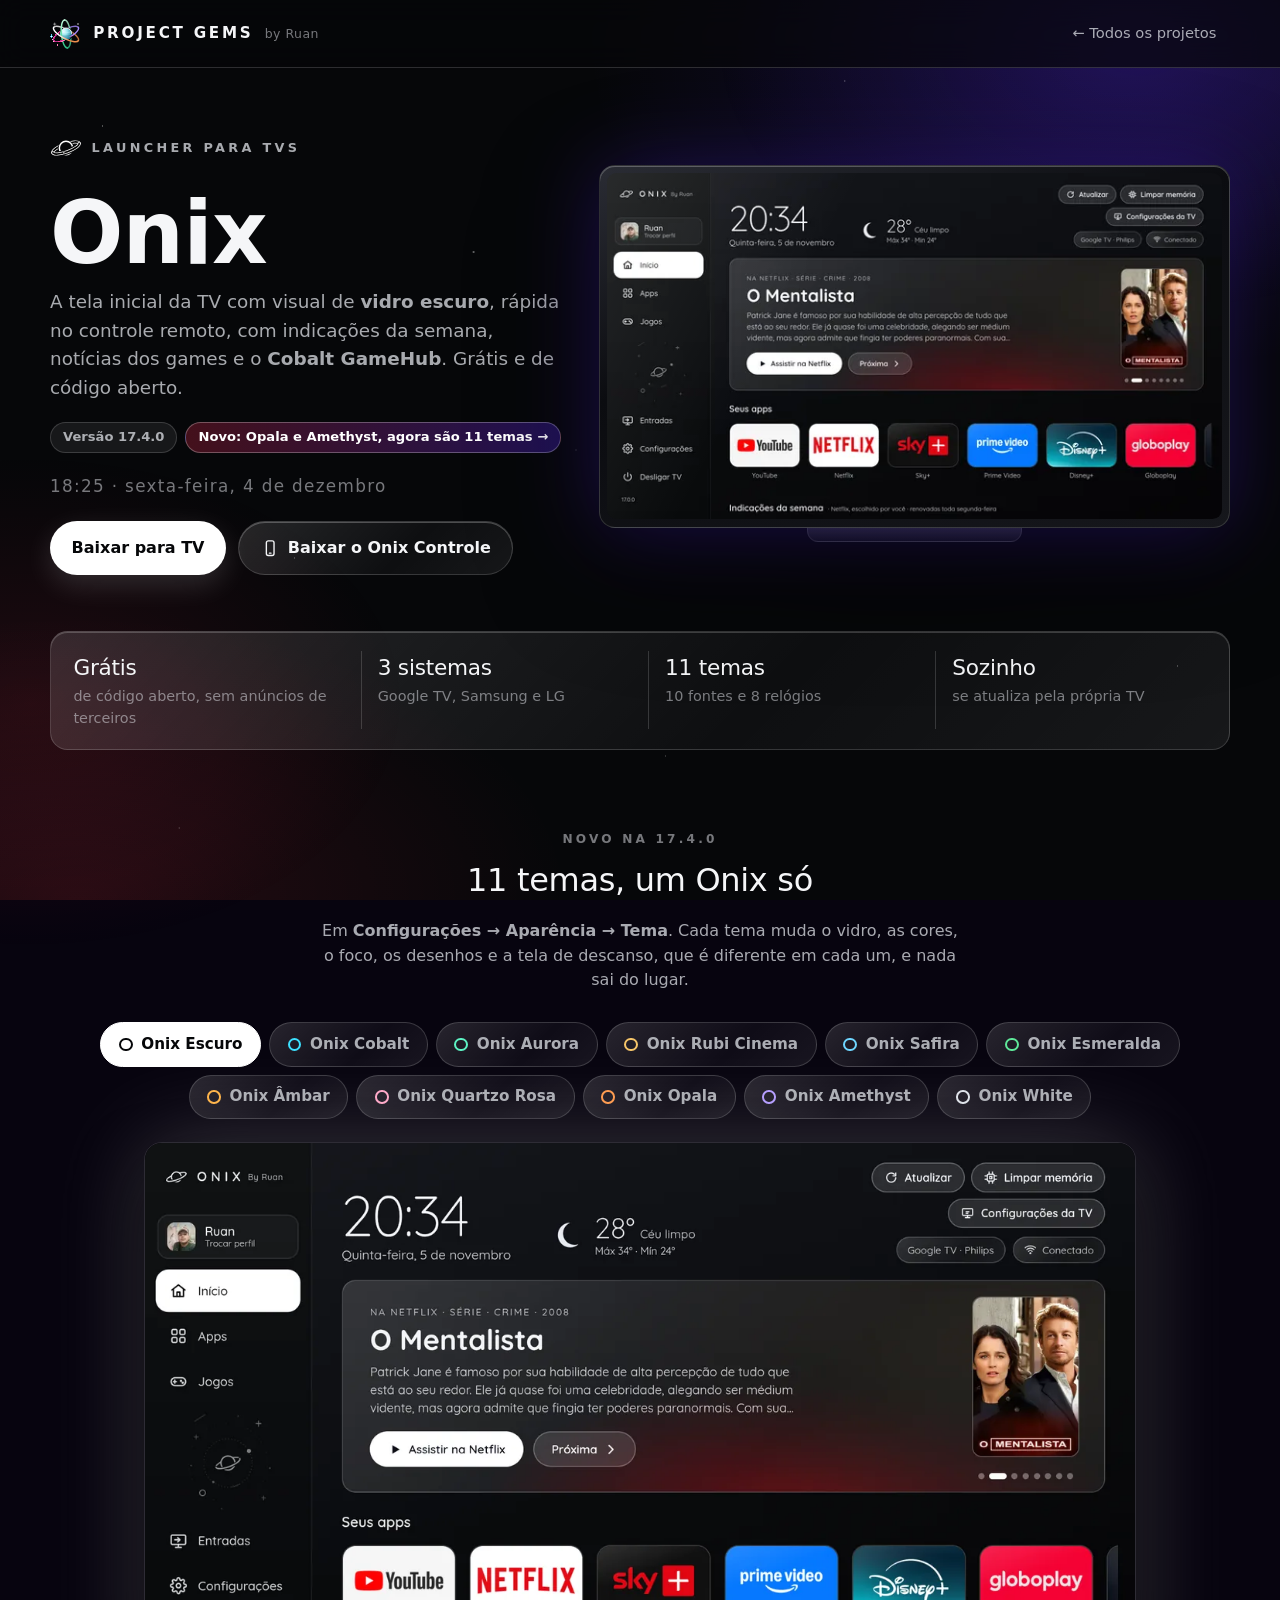
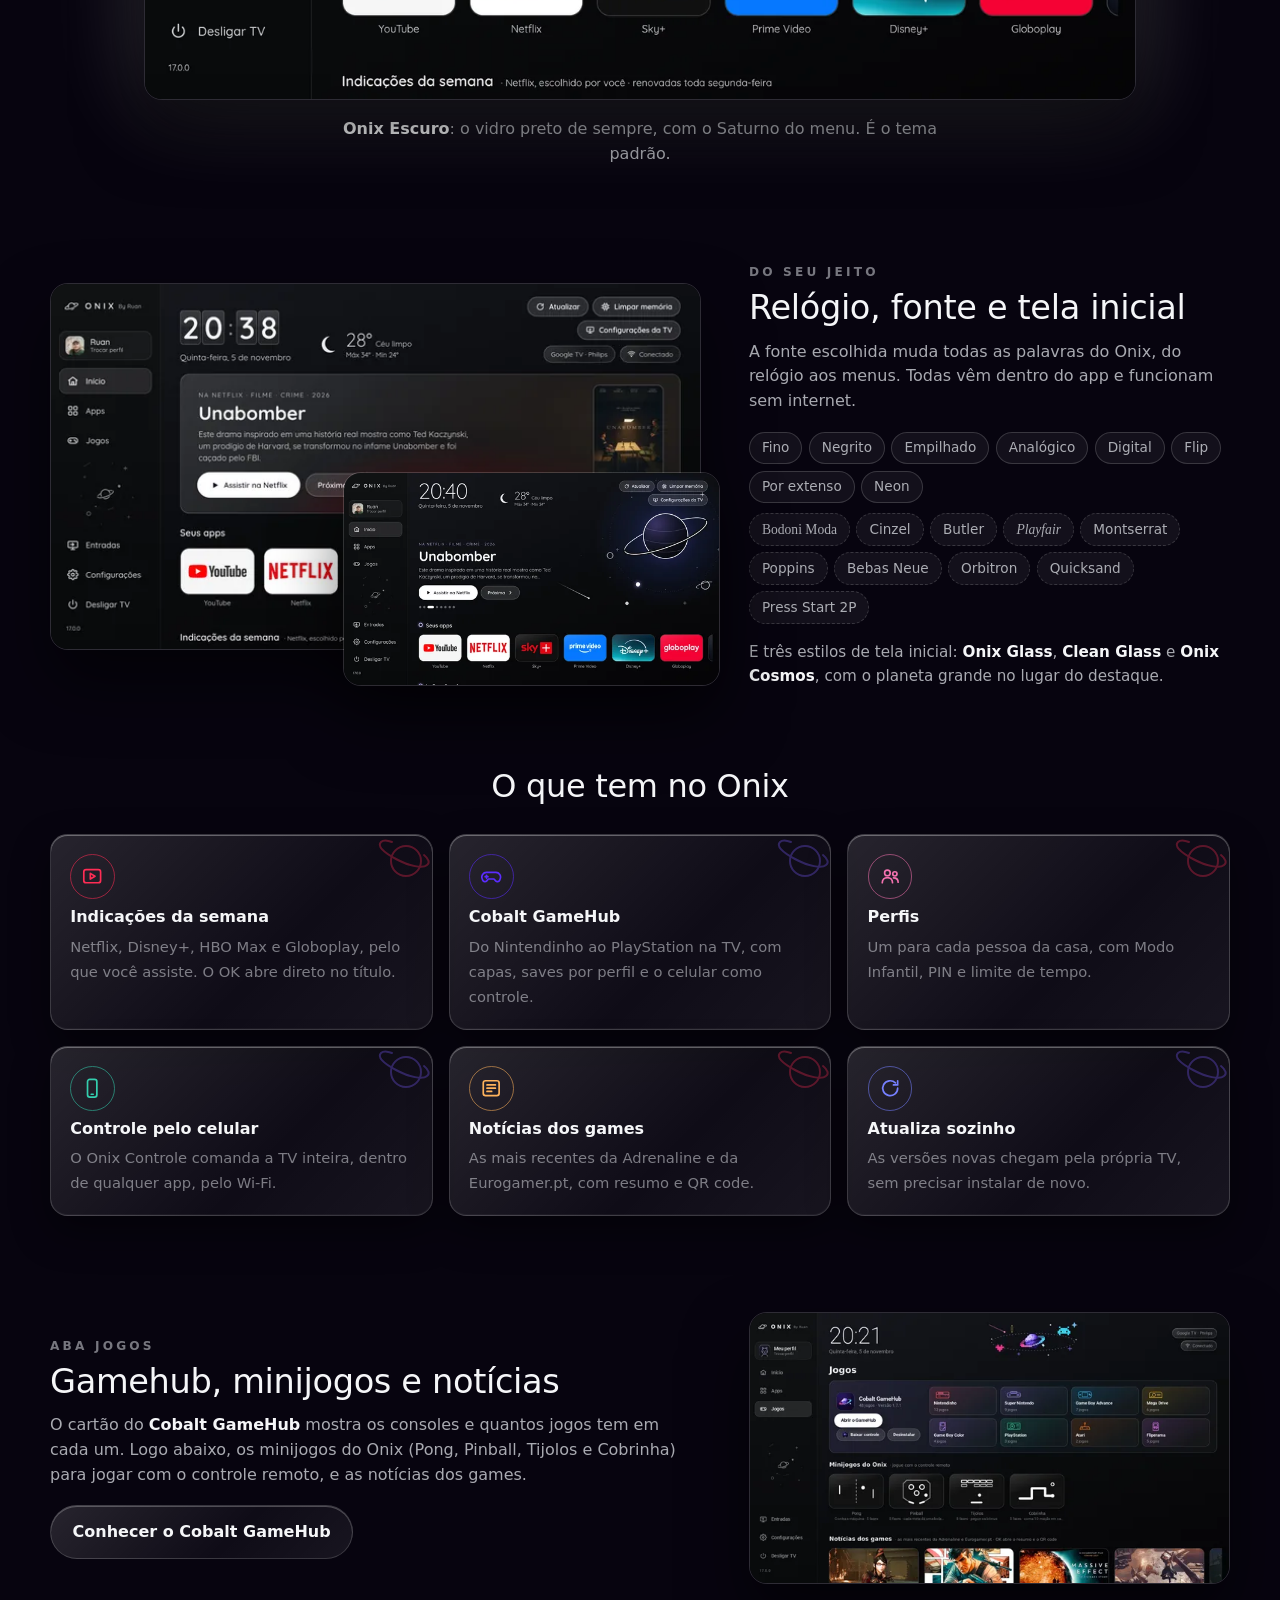
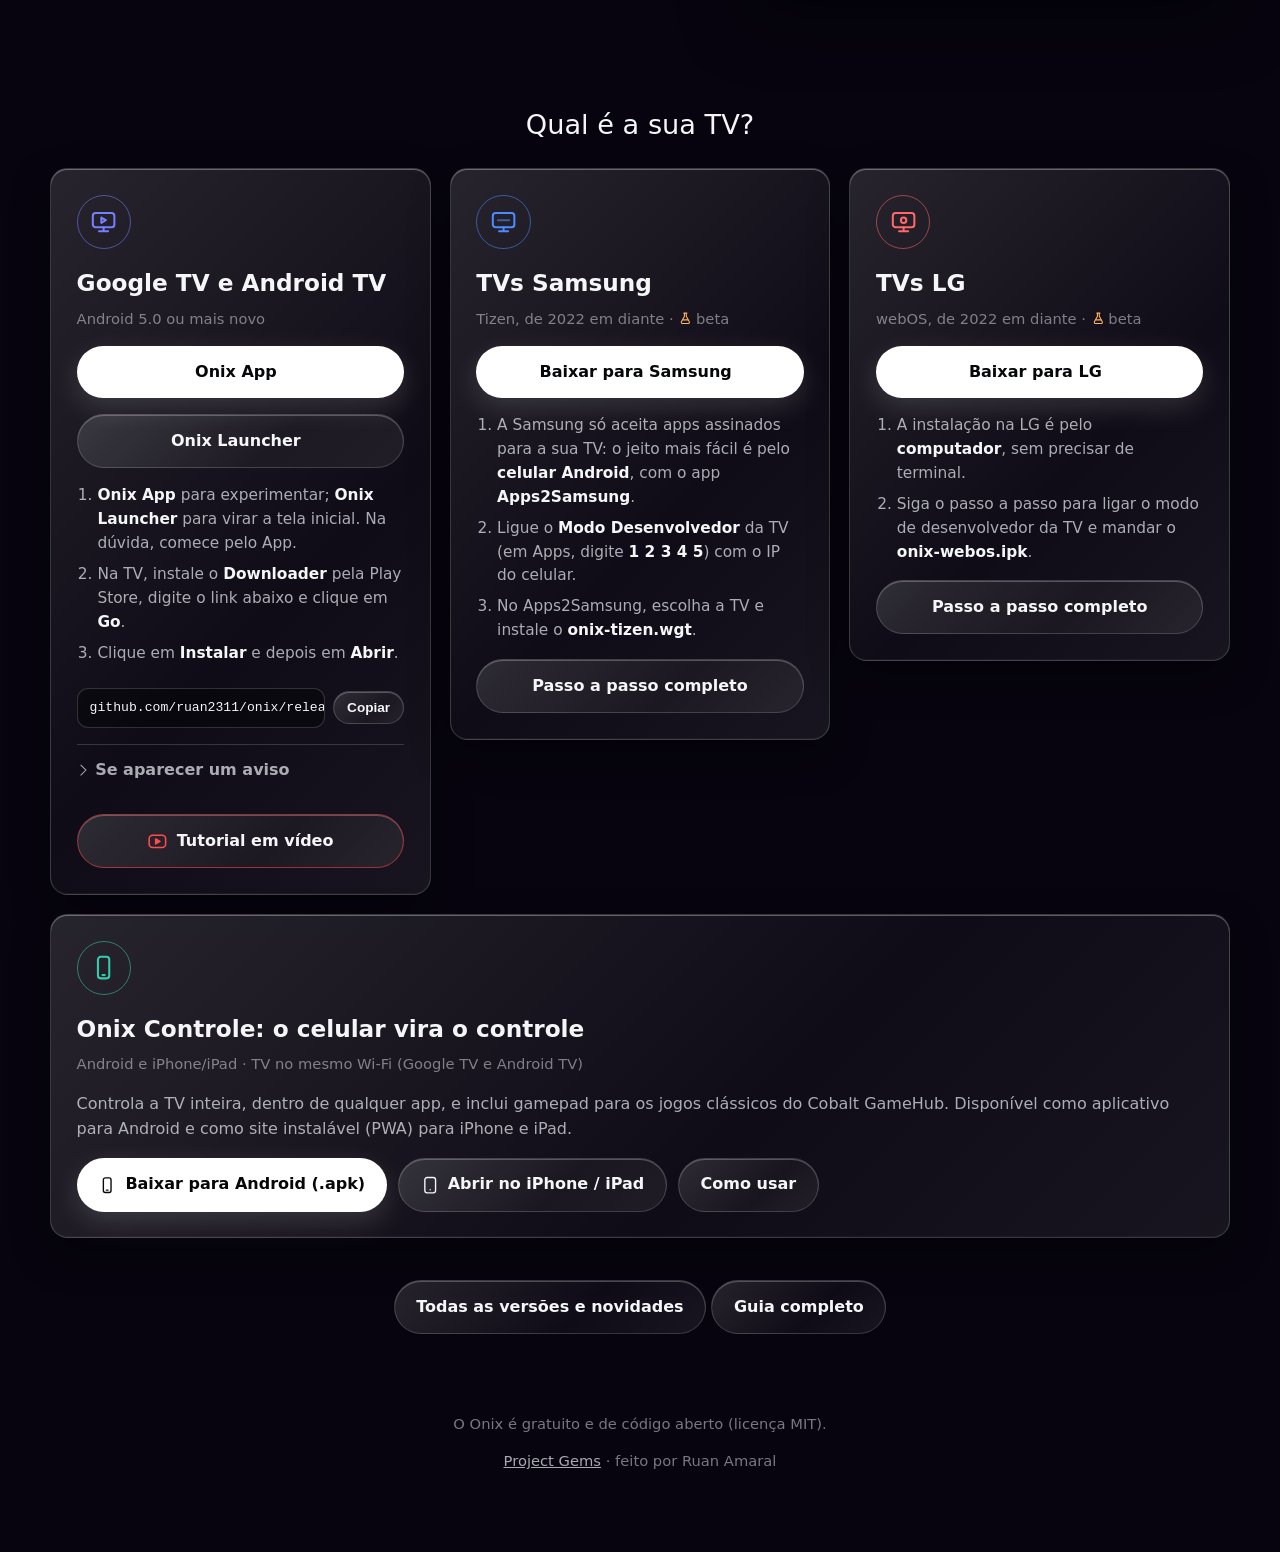
<file: onix/index.html>
<!doctype html>
<html lang="pt-BR">
<head>
<meta charset="utf-8">
<meta name="viewport" content="width=device-width, initial-scale=1">
<title>Onix · o launcher para TVs</title>
<meta name="description" content="Onix: tela inicial para Android TV, Google TV, Samsung e LG, com visual de vidro escuro, indicações, notícias dos games e o Cobalt GameHub.">
<meta name="theme-color" content="#060709">
<link rel="icon" href="../img/onix.svg">
<link rel="stylesheet" href="../style.css">
<link rel="stylesheet" href="onix.css">
</head>
<body class="th-onix">
<header class="top">
  <div class="wrap">
    <a class="brand" href="../"><img src="../img/projectgems.svg" alt="">PROJECT GEMS <small>by Ruan</small></a>
    <nav class="nav"><a href="../">← Todos os projetos</a></nav>
  </div>
</header>

<main class="wrap">
  <section class="page-hero">
    <div>
      <span class="kick"><img src="../img/onix.svg" alt="">Launcher para TVs</span>
      <h1><b>Onix</b></h1>
      <p>A tela inicial da TV com visual de <b>vidro escuro</b>, rápida no controle remoto, com indicações da semana, notícias dos games e o <b>Cobalt GameHub</b>. Grátis e de código aberto.</p>
      <div class="ver-row"><span class="chip ver" id="ver">Versão 17.4.0</span><a class="chip new" href="#temas">Novo: Opala e Amethyst, agora são 11 temas →</a></div>
      <span class="clock" id="clock" aria-hidden="true"></span>
      <div class="acts hero-acts">
        <a class="btn primary" href="#devices">Baixar para TV</a>
        <a class="btn" href="#controle">
          <svg viewBox="0 0 24 24" fill="none" stroke="currentColor" stroke-width="1.8" stroke-linecap="round" stroke-linejoin="round"><rect x="7" y="2.5" width="10" height="19" rx="2.5"/><path d="M11 18.5h2"/></svg>
          Baixar o Onix Controle
        </a>
      </div>
    </div>
    <div class="onix-stage">
      <div class="onix-scene" aria-hidden="true">
      
      </div>
      <figure class="tv">
        <div class="tv-screen"><img class="" alt="Tela inicial do Onix 17.0.0 numa Google TV" src="../img/onix-inicio-1280.webp" srcset="../img/onix-inicio-640.webp 640w, ../img/onix-inicio-1280.webp 1280w" sizes="(max-width: 860px) 92vw, 640px" width="1280" height="720" fetchpriority="high" decoding="async"></div>
        <span class="tv-foot" aria-hidden="true"></span>
      </figure>
    </div>
  </section>

  <ul class="facts">
    <li><b>Grátis</b><span>de código aberto, sem anúncios de terceiros</span></li>
    <li><b>3 sistemas</b><span>Google TV, Samsung e LG</span></li>
    <li><b>11 temas</b><span>10 fontes e 8 relógios</span></li>
    <li><b>Sozinho</b><span>se atualiza pela própria TV</span></li>
  </ul>

  <section class="themes" id="temas">
    <p class="eyebrow">Novo na 17.4.0</p>
    <h3 class="t">11 temas, um Onix só</h3>
    <p class="sub">Em <b>Configurações → Aparência → Tema</b>. Cada tema muda o vidro, as cores, o foco, os desenhos e a tela de descanso, que é diferente em cada um, e nada sai do lugar.</p>
    <div class="th-tabs" role="tablist" aria-label="Temas do Onix">
      <button role="tab" aria-selected="true" data-th="0" style="--c:#ffffff">Onix Escuro</button>
      <button role="tab" aria-selected="false" data-th="1" style="--c:#3de1ff">Onix Cobalt</button>
      <button role="tab" aria-selected="false" data-th="2" style="--c:#5ef2c4">Onix Aurora</button>
      <button role="tab" aria-selected="false" data-th="3" style="--c:#f5c56a">Onix Rubi Cinema</button>
      <button role="tab" aria-selected="false" data-th="4" style="--c:#6fd6ff">Onix Safira</button>
      <button role="tab" aria-selected="false" data-th="5" style="--c:#5fe89a">Onix Esmeralda</button>
      <button role="tab" aria-selected="false" data-th="6" style="--c:#ffb347">Onix Âmbar</button>
      <button role="tab" aria-selected="false" data-th="7" style="--c:#ffa8c8">Onix Quartzo Rosa</button>
      <button role="tab" aria-selected="false" data-th="8" style="--c:#ff9a4d">Onix Opala</button>
      <button role="tab" aria-selected="false" data-th="9" style="--c:#b49cff">Onix Amethyst</button>
      <button role="tab" aria-selected="false" data-th="10" style="--c:#dfe3ea">Onix White</button>
    </div>
    <div class="th-view reveal">
      <div class="th-screens">
        <img class="on" alt="Tema Onix Escuro" src="../img/onix-inicio-1280.webp" srcset="../img/onix-inicio-640.webp 640w, ../img/onix-inicio-1280.webp 1280w" sizes="(max-width: 860px) 92vw, 1000px" width="1280" height="720" loading="lazy" decoding="async">
        <img class="" alt="Tema Onix Cobalt" src="../img/onix-tema-cobalt-1280.webp" srcset="../img/onix-tema-cobalt-640.webp 640w, ../img/onix-tema-cobalt-1280.webp 1280w" sizes="(max-width: 860px) 92vw, 1000px" width="1280" height="720" loading="lazy" decoding="async">
        <img class="" alt="Tema Onix Aurora" src="../img/onix-tema-aurora-1280.webp" srcset="../img/onix-tema-aurora-640.webp 640w, ../img/onix-tema-aurora-1280.webp 1280w" sizes="(max-width: 860px) 92vw, 1000px" width="1280" height="720" loading="lazy" decoding="async">
        <img class="" alt="Tema Onix Rubi Cinema" src="../img/onix-tema-rubi-1280.webp" srcset="../img/onix-tema-rubi-640.webp 640w, ../img/onix-tema-rubi-1280.webp 1280w" sizes="(max-width: 860px) 92vw, 1000px" width="1280" height="720" loading="lazy" decoding="async">
        <img class="" alt="Tema Onix Safira" src="../img/onix-tema-safira-1280.webp" srcset="../img/onix-tema-safira-640.webp 640w, ../img/onix-tema-safira-1280.webp 1280w" sizes="(max-width: 860px) 92vw, 1000px" width="1280" height="720" loading="lazy" decoding="async">
        <img class="" alt="Tema Onix Esmeralda" src="../img/onix-tema-esmeralda-1280.webp" srcset="../img/onix-tema-esmeralda-640.webp 640w, ../img/onix-tema-esmeralda-1280.webp 1280w" sizes="(max-width: 860px) 92vw, 1000px" width="1280" height="720" loading="lazy" decoding="async">
        <img class="" alt="Tema Onix Âmbar" src="../img/onix-tema-ambar-1280.webp" srcset="../img/onix-tema-ambar-640.webp 640w, ../img/onix-tema-ambar-1280.webp 1280w" sizes="(max-width: 860px) 92vw, 1000px" width="1280" height="720" loading="lazy" decoding="async">
        <img class="" alt="Tema Onix Quartzo Rosa" src="../img/onix-tema-quartzo-1280.webp" srcset="../img/onix-tema-quartzo-640.webp 640w, ../img/onix-tema-quartzo-1280.webp 1280w" sizes="(max-width: 860px) 92vw, 1000px" width="1280" height="720" loading="lazy" decoding="async">
        <img class="" alt="Tema Onix Opala" src="../img/onix-tema-opala-1280.webp" srcset="../img/onix-tema-opala-640.webp 640w, ../img/onix-tema-opala-1280.webp 1280w" sizes="(max-width: 860px) 92vw, 1000px" width="1280" height="720" loading="lazy" decoding="async">
        <img class="" alt="Tema Onix Amethyst" src="../img/onix-tema-amethyst-1280.webp" srcset="../img/onix-tema-amethyst-640.webp 640w, ../img/onix-tema-amethyst-1280.webp 1280w" sizes="(max-width: 860px) 92vw, 1000px" width="1280" height="720" loading="lazy" decoding="async">
        <img class="" alt="Tema Onix White" src="../img/onix-tema-white-1280.webp" srcset="../img/onix-tema-white-640.webp 640w, ../img/onix-tema-white-1280.webp 1280w" sizes="(max-width: 860px) 92vw, 1000px" width="1280" height="720" loading="lazy" decoding="async">
      </div>
      <p class="th-cap" aria-live="polite"></p>
    </div>
  </section>

  <section class="split">
    <div class="stack reveal">
      <img class="shot" alt="Relógio Flip com a fonte Quicksand" src="../img/onix-relogio-1280.webp" srcset="../img/onix-relogio-640.webp 640w, ../img/onix-relogio-1280.webp 1280w" sizes="(max-width: 860px) 92vw, 640px" width="1280" height="720" loading="lazy" decoding="async">
      <img class="shot" alt="Estilo Onix Cosmos da tela inicial" src="../img/onix-cosmos-1280.webp" srcset="../img/onix-cosmos-640.webp 640w, ../img/onix-cosmos-1280.webp 1280w" sizes="(max-width: 860px) 92vw, 640px" width="1280" height="720" loading="lazy" decoding="async">
    </div>
    <div>
      <p class="eyebrow">Do seu jeito</p>
      <h3>Relógio, fonte e tela inicial</h3>
      <p class="lead">A fonte escolhida muda todas as palavras do Onix, do relógio aos menus. Todas vêm dentro do app e funcionam sem internet.</p>
      <ul class="pills">
        <li>Fino</li><li>Negrito</li><li>Empilhado</li><li>Analógico</li><li>Digital</li><li>Flip</li><li>Por extenso</li><li>Neon</li>
      </ul>
      <ul class="pills fonts">
        <li style="font-family:Georgia,serif">Bodoni Moda</li><li>Cinzel</li><li>Butler</li><li style="font-family:Georgia,serif;font-style:italic">Playfair</li><li>Montserrat</li><li>Poppins</li><li>Bebas Neue</li><li>Orbitron</li><li>Quicksand</li><li>Press Start 2P</li>
      </ul>
      <p class="lead small">E três estilos de tela inicial: <b>Onix Glass</b>, <b>Clean Glass</b> e <b>Onix Cosmos</b>, com o planeta grande no lugar do destaque.</p>
    </div>
  </section>

  <h3 class="t">O que tem no Onix</h3>
  <div class="feat">
    <div class="glass reveal"><i style="--c:#ff2d55"><svg viewBox="0 0 24 24" fill="none" stroke="currentColor" stroke-width="1.8" stroke-linecap="round" stroke-linejoin="round"><rect x="3" y="5" width="18" height="14" rx="2.5"/><path d="M10 9l5 3-5 3z"/></svg></i><b>Indicações da semana</b><span>Netflix, Disney+, HBO Max e Globoplay, pelo que você assiste. O OK abre direto no título.</span></div>
    <div class="glass reveal"><i style="--c:#5b2cff"><svg viewBox="0 0 24 24" fill="none" stroke="currentColor" stroke-width="1.8" stroke-linecap="round" stroke-linejoin="round"><path d="M7 8h10a5 5 0 0 1 4.6 7l-.6 1.4a2.5 2.5 0 0 1-4.2.6L15 15H9l-1.8 2a2.5 2.5 0 0 1-4.2-.6L2.4 15A5 5 0 0 1 7 8z"/><path d="M7 11v3M5.5 12.5h3"/></svg></i><b>Cobalt GameHub</b><span>Do Nintendinho ao PlayStation na TV, com capas, saves por perfil e o celular como controle.</span></div>
    <div class="glass reveal"><i style="--c:#f472b0"><svg viewBox="0 0 24 24" fill="none" stroke="currentColor" stroke-width="1.8" stroke-linecap="round" stroke-linejoin="round"><circle cx="9" cy="8.5" r="3"/><path d="M3.5 19c0-3.5 2.5-5.5 5.5-5.5s5.5 2 5.5 5.5"/><circle cx="17" cy="9.5" r="2.3"/><path d="M15.5 13.8c3 0 5 1.8 5 4.7"/></svg></i><b>Perfis</b><span>Um para cada pessoa da casa, com Modo Infantil, PIN e limite de tempo.</span></div>
    <div class="glass reveal"><i style="--c:#34ceae"><svg viewBox="0 0 24 24" fill="none" stroke="currentColor" stroke-width="1.8" stroke-linecap="round" stroke-linejoin="round"><rect x="7" y="2.5" width="10" height="19" rx="2.5"/><path d="M11 18.5h2"/></svg></i><b>Controle pelo celular</b><span>O Onix Controle comanda a TV inteira, dentro de qualquer app, pelo Wi-Fi.</span></div>
    <div class="glass reveal"><i style="--c:#ffb35c"><svg viewBox="0 0 24 24" fill="none" stroke="currentColor" stroke-width="1.8" stroke-linecap="round" stroke-linejoin="round"><rect x="3.5" y="4" width="17" height="16" rx="2.5"/><path d="M7.5 8.5h9M7.5 12h9M7.5 15.5h5"/></svg></i><b>Notícias dos games</b><span>As mais recentes da Adrenaline e da Eurogamer.pt, com resumo e QR code.</span></div>
    <div class="glass reveal"><i style="--c:#7680ff"><svg viewBox="0 0 24 24" fill="none" stroke="currentColor" stroke-width="1.8" stroke-linecap="round" stroke-linejoin="round"><path d="M20 12a8 8 0 1 1-2.4-5.7"/><path d="M20 4v4.5h-4.5"/></svg></i><b>Atualiza sozinho</b><span>As versões novas chegam pela própria TV, sem precisar instalar de novo.</span></div>
  </div>

  <section class="split flip">
    <div class="reveal"><img class="shot" alt="Aba Jogos do Onix com o Cobalt GameHub" src="../img/onix-jogos-1280.webp" srcset="../img/onix-jogos-640.webp 640w, ../img/onix-jogos-1280.webp 1280w" sizes="(max-width: 860px) 92vw, 640px" width="1280" height="720" loading="lazy" decoding="async"></div>
    <div>
      <p class="eyebrow">Aba Jogos</p>
      <h3>Gamehub, minijogos e notícias</h3>
      <p class="lead">O cartão do <b>Cobalt GameHub</b> mostra os consoles e quantos jogos tem em cada um. Logo abaixo, os minijogos do Onix (Pong, Pinball, Tijolos e Cobrinha) para jogar com o controle remoto, e as notícias dos games.</p>
      <div class="acts"><a class="btn" href="../gamehub/">Conhecer o Cobalt GameHub</a></div>
    </div>
  </section>

  <section class="get" id="baixar">
  <p class="ask">Qual é a sua TV?</p>
  <div class="devices" id="devices">
    <!-- Android TV / Google TV -->
    <article class="dev glass" data-dev="tv">
      <div class="ic" style="--c:#7680ff"><svg viewBox="0 0 24 24" fill="none" stroke="currentColor" stroke-width="1.8" stroke-linecap="round" stroke-linejoin="round"><rect x="2.5" y="4.5" width="19" height="12.5" rx="2.5"/><path d="M8 20.5h8M12 17v3.5"/><path d="M10 8.5l4 2.3-4 2.3z"/></svg></div>
      <h2>Google TV e Android TV</h2>
      <p class="req">Android 5.0 ou mais novo</p>
      <a class="btn primary" data-asset="onix-app.apk" href="https://github.com/ruan2311/onix/releases/latest/download/onix-app.apk">Onix App <span class="sz"></span></a>
      <a class="btn" data-asset="onix-launcher.apk" href="https://github.com/ruan2311/onix/releases/latest/download/onix-launcher.apk">Onix Launcher <span class="sz"></span></a>
      <ol>
        <li><b>Onix App</b> para experimentar; <b>Onix Launcher</b> para virar a tela inicial. Na dúvida, comece pelo App.</li>
        <li>Na TV, instale o <b>Downloader</b> pela Play Store, digite o link abaixo e clique em <b>Go</b>.</li>
        <li>Clique em <b>Instalar</b> e depois em <b>Abrir</b>.</li>
      </ol>
      <div class="code"><code id="appLink">github.com/ruan2311/onix/releases/latest/download/onix-app.apk</code><button class="btn" data-copy="appLink">Copiar</button></div>
      <details>
        <summary>Se aparecer um aviso</summary>
        <ol>
          <li>Se a TV disser que o Downloader não pode instalar apps, clique em <b>Configurações</b>, ligue a chave dele e aperte <b>Voltar</b>.</li>
          <li>Se o <b>Play Protect</b> avisar, clique em <b>Mais detalhes → Instalar mesmo assim</b>: o Onix não vem da Play Store.</li>
          <li>Depois de instalado, o Onix se atualiza sozinho.</li>
        </ol>
      </details>
      <a class="btn video" href="https://youtu.be/SvTHKdRuBoc" target="_blank" rel="noopener"><svg viewBox="0 0 24 24" fill="none" stroke="currentColor" stroke-width="1.8" stroke-linecap="round" stroke-linejoin="round"><rect x="2.5" y="5" width="19" height="14" rx="4"/><path d="M10 9.2l5 2.8-5 2.8z" fill="currentColor"/></svg>Tutorial em vídeo</a>
    </article>

    <!-- Samsung -->
    <article class="dev glass" data-dev="samsung">
      <div class="ic" style="--c:#4e8aff"><svg viewBox="0 0 24 24" fill="none" stroke="currentColor" stroke-width="1.8" stroke-linecap="round" stroke-linejoin="round"><rect x="2.5" y="4.5" width="19" height="12.5" rx="2.5"/><path d="M8 20.5h8M12 17v3.5"/><path d="M7 10.8h10" opacity=".6"/></svg></div>
      <h2>TVs Samsung</h2>
      <p class="req">Tizen, de 2022 em diante · <svg class="beta-ic" viewBox="0 0 24 24" fill="none" stroke="currentColor" stroke-width="1.8" stroke-linecap="round" stroke-linejoin="round" aria-hidden="true"><path d="M9.5 3.5h5M10.5 3.5v5.2L5.6 17.4A2.2 2.2 0 0 0 7.5 20.5h9a2.2 2.2 0 0 0 1.9-3.1l-4.9-8.7V3.5"/><path d="M7.8 14.5h8.4"/></svg>beta</p>
      <a class="btn primary" data-asset="onix-tizen.wgt" href="https://github.com/ruan2311/onix/releases/latest/download/onix-tizen.wgt">Baixar para Samsung <span class="sz"></span></a>
      <ol>
        <li>A Samsung só aceita apps assinados para a sua TV: o jeito mais fácil é pelo <b>celular Android</b>, com o app <b>Apps2Samsung</b>.</li>
        <li>Ligue o <b>Modo Desenvolvedor</b> da TV (em Apps, digite <b>1 2 3 4 5</b>) com o IP do celular.</li>
        <li>No Apps2Samsung, escolha a TV e instale o <b>onix-tizen.wgt</b>.</li>
      </ol>
      <a class="btn" href="https://github.com/ruan2311/onix#tvs-samsung-tizen">Passo a passo completo</a>
    </article>

    <!-- LG -->
    <article class="dev glass" data-dev="lg">
      <div class="ic" style="--c:#ff6868"><svg viewBox="0 0 24 24" fill="none" stroke="currentColor" stroke-width="1.8" stroke-linecap="round" stroke-linejoin="round"><rect x="2.5" y="4.5" width="19" height="12.5" rx="2.5"/><path d="M8 20.5h8M12 17v3.5"/><circle cx="12" cy="10.8" r="2.4"/></svg></div>
      <h2>TVs LG</h2>
      <p class="req">webOS, de 2022 em diante · <svg class="beta-ic" viewBox="0 0 24 24" fill="none" stroke="currentColor" stroke-width="1.8" stroke-linecap="round" stroke-linejoin="round" aria-hidden="true"><path d="M9.5 3.5h5M10.5 3.5v5.2L5.6 17.4A2.2 2.2 0 0 0 7.5 20.5h9a2.2 2.2 0 0 0 1.9-3.1l-4.9-8.7V3.5"/><path d="M7.8 14.5h8.4"/></svg>beta</p>
      <a class="btn primary" data-asset="onix-webos.ipk" href="https://github.com/ruan2311/onix/releases/latest/download/onix-webos.ipk">Baixar para LG <span class="sz"></span></a>
      <ol>
        <li>A instalação na LG é pelo <b>computador</b>, sem precisar de terminal.</li>
        <li>Siga o passo a passo para ligar o modo de desenvolvedor da TV e mandar o <b>onix-webos.ipk</b>.</li>
      </ol>
      <a class="btn" href="https://github.com/ruan2311/onix#tvs-lg-webos">Passo a passo completo</a>
    </article>
  </div>

  <article class="dev glass" data-dev="phone" id="controle" style="margin-top:1.2rem">
    <div class="ic" style="--c:#34ceae"><svg viewBox="0 0 24 24" fill="none" stroke="currentColor" stroke-width="1.8" stroke-linecap="round" stroke-linejoin="round"><rect x="7" y="2.5" width="10" height="19" rx="2.5"/><path d="M11 18.5h2"/></svg></div>
    <h2>Onix Controle: o celular vira o controle</h2>
    <p class="req">Android e iPhone/iPad · TV no mesmo Wi-Fi (Google TV e Android TV)</p>
    <p style="margin:0;color:var(--dim)">Controla a TV inteira, dentro de qualquer app, e inclui gamepad para os jogos clássicos do Cobalt GameHub. Disponível como aplicativo para Android e como site instalável (PWA) para iPhone e iPad.</p>
    <div class="acts" style="display:flex;flex-wrap:wrap;gap:.7rem">
      <a class="btn primary" href="https://github.com/ruan2311/onix/releases/download/controle-v1.0.8/onix-controle.apk"><svg viewBox="0 0 24 24" fill="none" stroke="currentColor" stroke-width="1.8" stroke-linecap="round" stroke-linejoin="round" style="width:1.15rem;height:1.15rem"><rect x="7" y="2.5" width="10" height="19" rx="2.5"/><path d="M11 18.5h2"/></svg>Baixar para Android (.apk)</a>
      <a class="btn" href="controle/"><svg viewBox="0 0 24 24" fill="none" stroke="currentColor" stroke-width="1.8" stroke-linecap="round" stroke-linejoin="round" style="width:1.15rem;height:1.15rem"><rect x="5" y="2" width="14" height="20" rx="3"/><path d="M12 18h.01"/></svg>Abrir no iPhone / iPad</a>
      <a class="btn" href="https://github.com/ruan2311/onix#onix-controle-app-de-celular">Como usar</a>
    </div>
  </article>

  </section>
  <p class="all"><a class="btn" href="https://github.com/ruan2311/onix/releases">Todas as versões e novidades</a> <a class="btn" href="https://github.com/ruan2311/onix#readme">Guia completo</a></p>
</main>

<footer class="foot wrap">
  <p>O Onix é gratuito e de código aberto (licença MIT).</p>
  <p><a href="../">Project Gems</a> · feito por Ruan Amaral</p>
</footer>

<script>
/* Este aparelho primeiro: TV Samsung, TV LG, Android TV; celular Android → Onix Controle. */
const ua = navigator.userAgent;
const here = /Tizen/i.test(ua) ? 'samsung' : /Web0S|webOS|NetCast/i.test(ua) ? 'lg'
  : /Android/i.test(ua) ? (/Android ?TV|GoogleTV|BRAVIA|AFT|SHIELD|MiBOX|Chromecast|\bTV\b|SmartTV/i.test(ua) ? 'tv' : 'phone') : null;
if (here && here !== 'phone') {
  const card = document.querySelector('[data-dev="' + here + '"]');
  card.classList.add('here');
  card.insertAdjacentHTML('afterbegin', '<span class="badge">Para esta TV</span>');
  document.getElementById('devices').prepend(card);
} else if (here === 'phone') {
  const card = document.querySelector('[data-dev="phone"]');
  card.classList.add('here');
  card.insertAdjacentHTML('afterbegin', '<span class="badge">Para este celular</span>');
  document.querySelector('.ask').before(card);
}

const mb = n => (n / 1048576).toLocaleString('pt-BR', { maximumFractionDigits: 1 }) + ' MB';
fetch('https://api.github.com/repos/ruan2311/onix/releases/latest')
  .then(r => (r.ok ? r.json() : null))
  .then(rel => {
    if (!rel) return;
    document.getElementById('ver').textContent = 'Versão ' + (rel.tag_name || '').replace(/^v/, '').replace('-beta', ' beta');
    for (const a of rel.assets) {
      const btn = document.querySelector('[data-asset="' + a.name + '"]');
      if (!btn) continue;
      btn.href = a.browser_download_url;
      btn.querySelector('.sz').textContent = mb(a.size);
    }
  })
  .catch(() => { });

document.querySelectorAll('[data-copy]').forEach(b => b.addEventListener('click', () => {
  navigator.clipboard.writeText(document.getElementById(b.dataset.copy).textContent).then(() => {
    b.textContent = 'Copiado!';
    setTimeout(() => { b.textContent = 'Copiar'; }, 1800);
  });
}));
/* Temas: os botões trocam o print; sozinho, passa para o próximo a cada 5 s até a pessoa escolher um. */
const TH_CAP = [
  '<b>Onix Escuro</b>: o vidro preto de sempre, com o Saturno do menu. É o tema padrão.',
  '<b>Onix Cobalt</b>: pixel art inspirada no Cobalt GameHub, com nave, estrelas e planetas de pixel.',
  '<b>Onix Aurora</b>: a aurora boreal se movendo sobre montanhas e pinheiros.',
  '<b>Onix Rubi Cinema</b>: uma sala de cinema, com cortina, lâmpadas e o feixe do projetor.',
  '<b>Onix Safira</b>: o fundo do mar, com recife, cardume, raias-manta, águas-vivas e safiras brilhando no chão.',
  '<b>Onix Esmeralda</b>: uma floresta à noite, com névoa entre os pinheiros, cogumelos que brilham, vaga-lumes e cristais de esmeralda.',
  '<b>Onix Âmbar</b>: um pôr do sol retrô, com o sol listrado atrás das nuvens, palmeiras e a grade neon.',
  '<b>Onix Quartzo Rosa</b>: um jardim japonês, com lua cheia, o monte com neve, pagode, torii e pétalas de cerejeira caindo.',
  '<b>Onix Opala</b>: a noite quentinha do Opala, com estrelinhas laranja, constelação, lua crescente e coraçõezinhos. <i>Novo</i>',
  '<b>Onix Amethyst</b>: o palco do Amethyst, com o buraco de minhoca, canhões de luz, notas musicais e o equalizador. <i>Novo</i>',
  '<b>Onix White</b>: claro, sem cansar a vista.',
];
const thTabs = [...document.querySelectorAll('.th-tabs button')], thImgs = [...document.querySelectorAll('.th-screens img')], thCap = document.querySelector('.th-cap');
let thAt = 0, thAuto = null, thPicked = false;
const showTheme = i => {
  thAt = i;
  thTabs.forEach((b, k) => b.setAttribute('aria-selected', k === i));
  thImgs.forEach((im, k) => im.classList.toggle('on', k === i));
  thCap.innerHTML = TH_CAP[i];
  document.querySelector('.themes').style.setProperty('--th', thTabs[i].style.getPropertyValue('--c'));
};
thTabs.forEach((b, i) => b.addEventListener('click', () => { thPicked = true; clearInterval(thAuto); showTheme(i); }));
showTheme(0);
if (!matchMedia('(prefers-reduced-motion: reduce)').matches) {
  new IntersectionObserver(([e]) => {
    clearInterval(thAuto);
    if (e.isIntersecting && !thPicked) thAuto = setInterval(() => showTheme((thAt + 1) % thTabs.length), 5000);
  }, { threshold: .4 }).observe(document.querySelector('.th-view'));
}
const io = new IntersectionObserver(es => es.forEach(e => { if (e.isIntersecting) { e.target.classList.add('on'); io.unobserve(e.target); } }), { threshold: .15 });
document.querySelectorAll('.reveal').forEach(el => io.observe(el));
// Relógio como o da tela inicial do Onix.
const clock = document.getElementById('clock');
const tick = () => { const d = new Date(); clock.textContent = d.toLocaleTimeString('pt-BR', { hour: '2-digit', minute: '2-digit' }) + ' · ' + d.toLocaleDateString('pt-BR', { weekday: 'long', day: 'numeric', month: 'long' }); };
tick(); setInterval(tick, 30000);
</script>
</body>
</html>
</file>
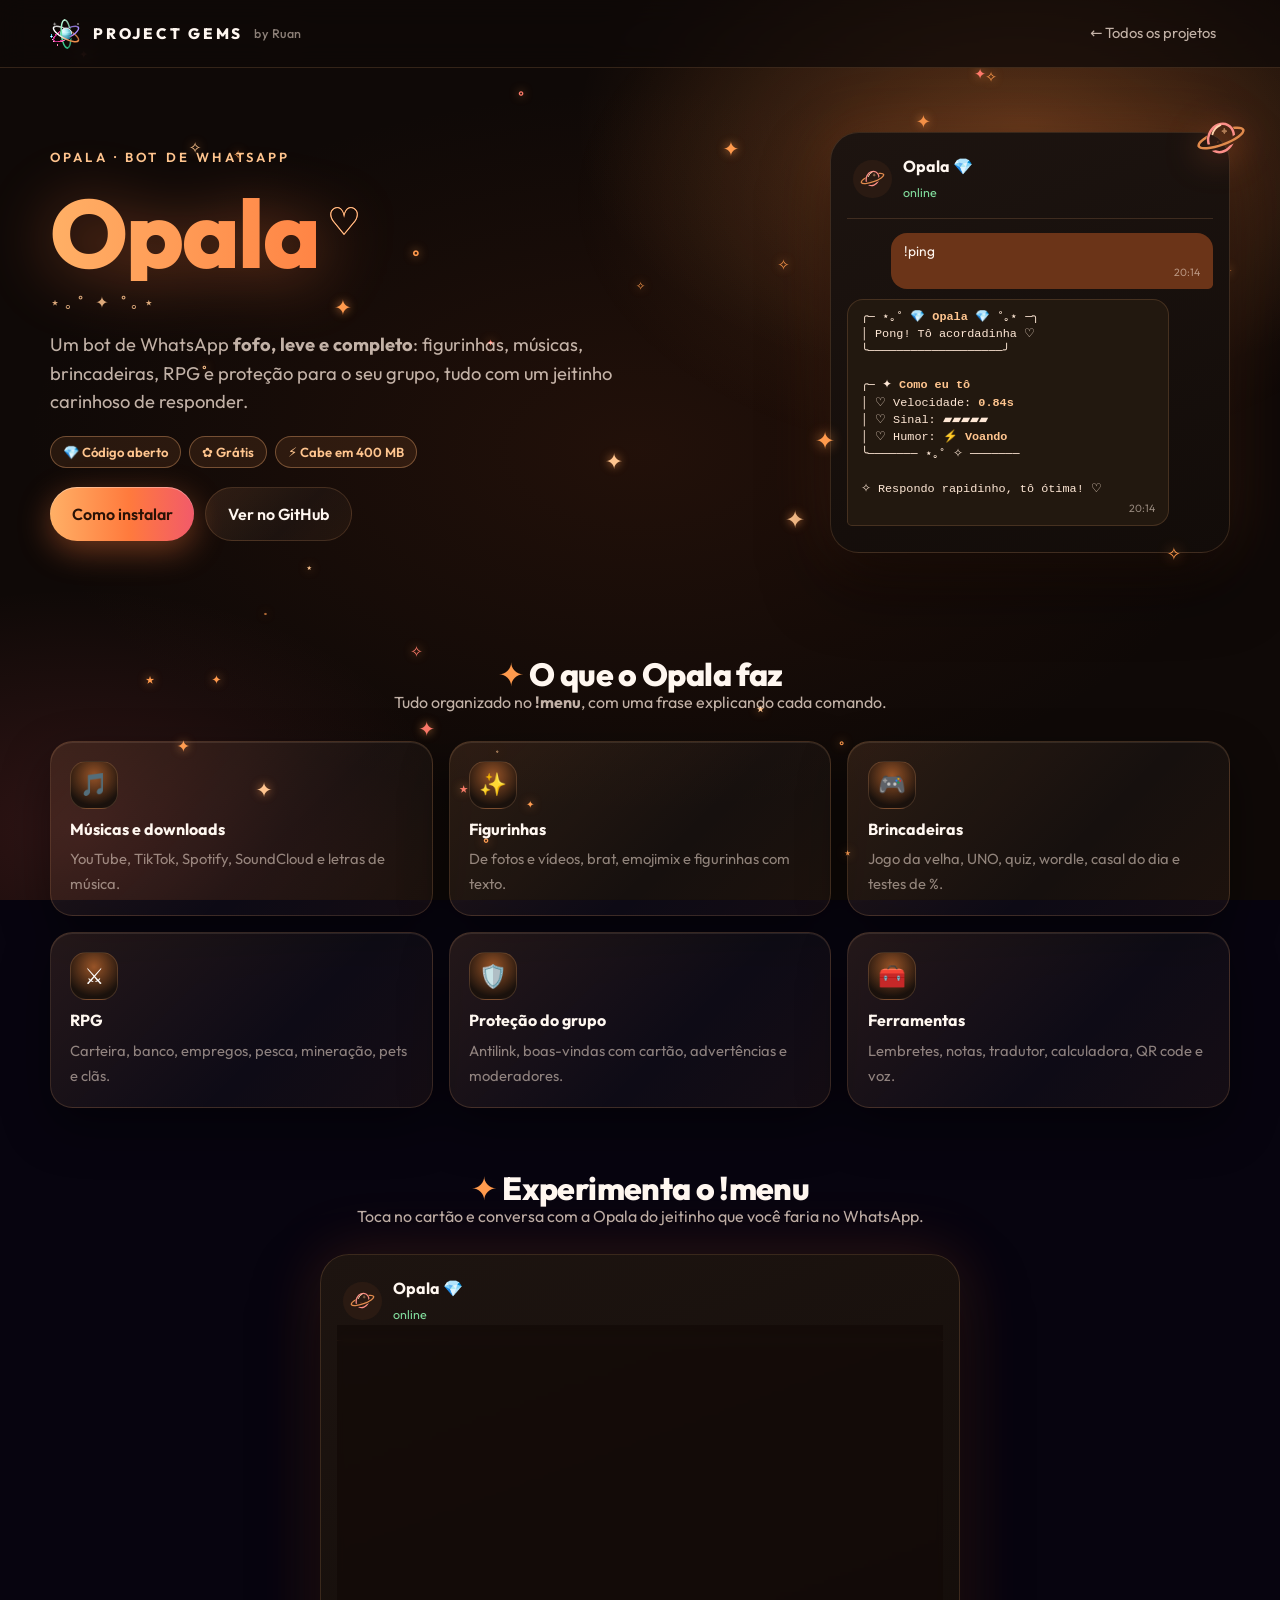
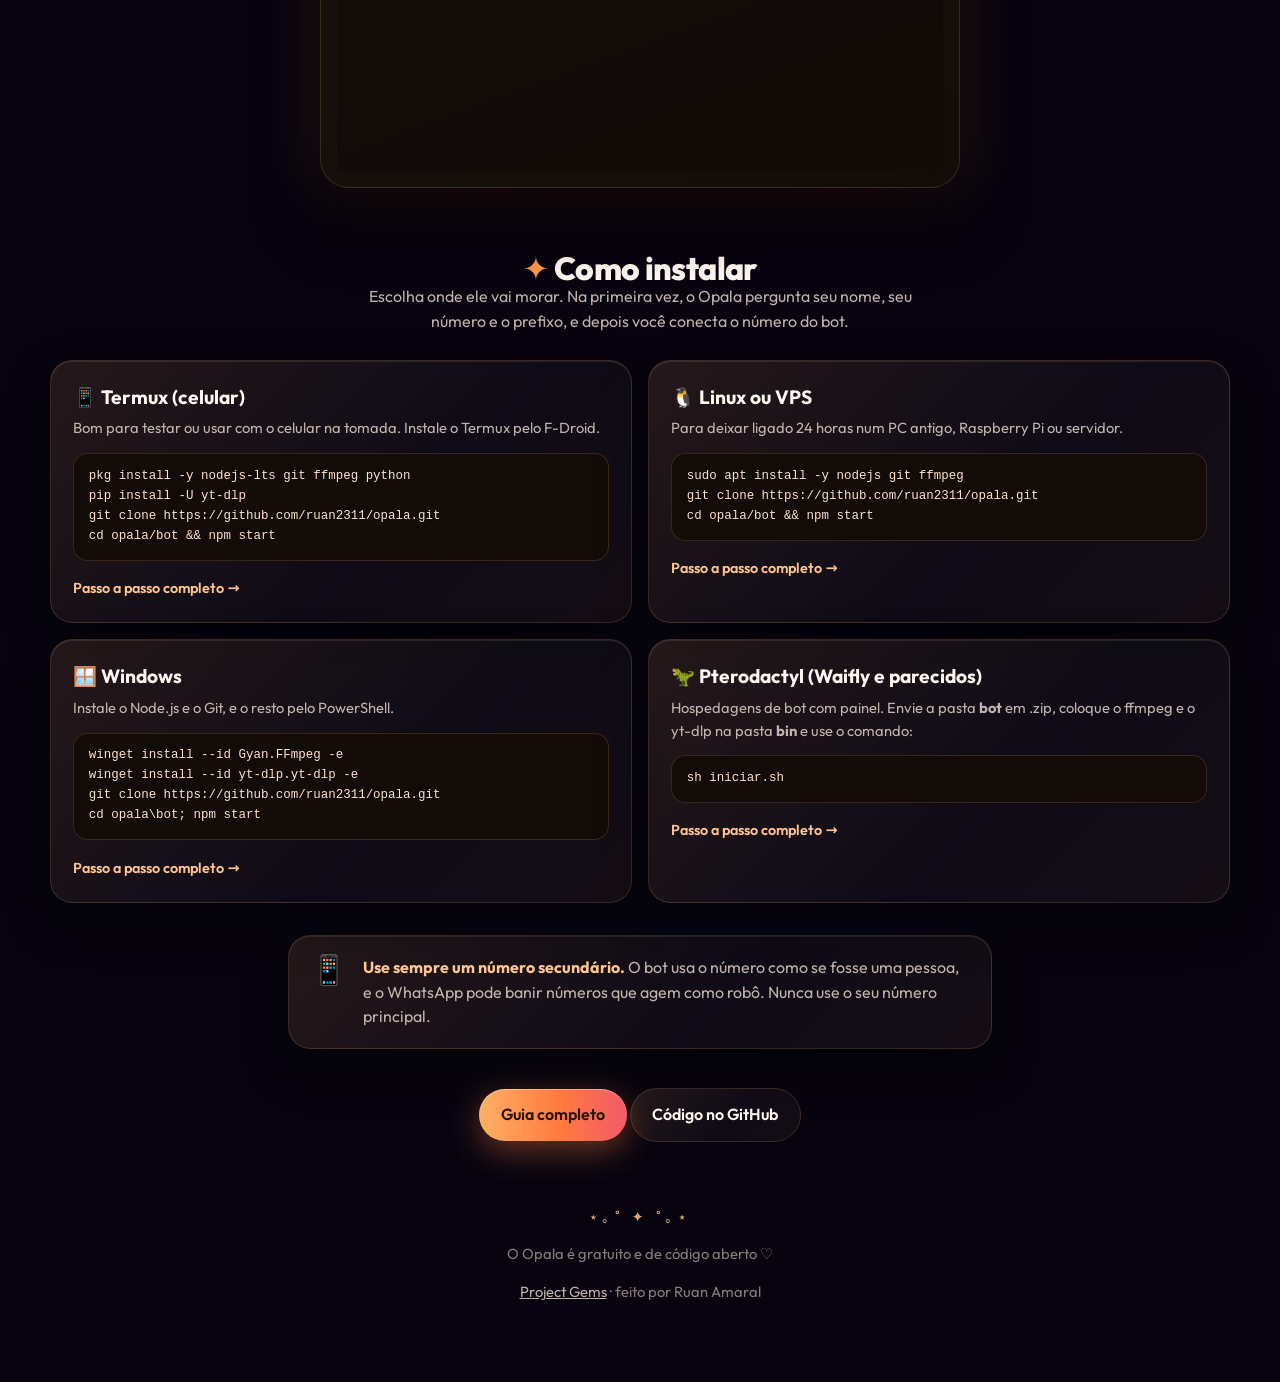
<file: opala/index.html>
<!doctype html>
<html lang="pt-BR">
<head>
<meta charset="utf-8">
<meta name="viewport" content="width=device-width, initial-scale=1">
<title>Opala · bot de WhatsApp</title>
<meta name="description" content="Opala: bot de WhatsApp fofo, leve e de código aberto, com figurinhas, músicas, brincadeiras, RPG e proteção de grupo.">
<meta name="theme-color" content="#0f0907">
<link rel="icon" href="../img/opala.svg">
<link rel="preload" href="../fonts/outfit-latin-wght-normal.woff2" as="font" type="font/woff2" crossorigin>
<link rel="stylesheet" href="../style.css">
<link rel="stylesheet" href="opala.css">
</head>
<body class="th-opala">
<div class="op-sky" id="ceu" aria-hidden="true"></div>

<header class="top">
  <div class="wrap">
    <a class="brand" href="../"><img src="../img/projectgems.svg" alt="">PROJECT GEMS <small>by Ruan</small></a>
    <nav class="nav"><a href="../">← Todos os projetos</a></nav>
  </div>
</header>

<main class="wrap">
  <section class="page-hero">
    <div>
      <span class="kick">Opala · bot de WhatsApp</span>
      <h1>Opala<small>♡</small></h1>
      <span class="deco">⋆｡˚ ✦ ˚｡⋆</span>
      <p>Um bot de WhatsApp <b>fofo, leve e completo</b>: figurinhas, músicas, brincadeiras, RPG e proteção para o seu grupo, tudo com um jeitinho carinhoso de responder.</p>
      <div class="chips"><span class="chip">💎 Código aberto</span><span class="chip">✿ Grátis</span><span class="chip">⚡ Cabe em 400 MB</span></div>
      <div class="acts">
        <a class="btn primary" href="#instalar">Como instalar</a>
        <a class="btn" href="https://github.com/ruan2311/opala">Ver no GitHub</a>
      </div>
    </div>

    <div class="op-chat" aria-label="Exemplo de conversa com o Opala">
      <img class="gema" src="../img/opala.svg" alt="">
      <span class="st" style="left:-1rem;bottom:22%">✦</span>
      <span class="st" style="right:12%;bottom:-1rem;font-size:1.1rem;animation-delay:-1.3s">✧</span>
      <div class="head"><img src="../img/opala.svg" alt=""><div><b>Opala 💎</b><small>online</small></div></div>
      <div class="bub eu">!ping<span class="hora">20:14</span></div>
      <div class="bub bot">╭─ ⋆｡˚ 💎 <b>Opala</b> 💎 ˚｡⋆ ─╮
│ Pong! Tô acordadinha ♡
╰───────────────────╯

╭─ ✦ <b>Como eu tô</b>
│ ♡ Velocidade: <b>0.84s</b>
│ ♡ Sinal: ▰▰▰▰▰
│ ♡ Humor: <b>⚡ Voando</b>
╰─────── ⋆｡˚ ✧ ───────

✧ Respondo rapidinho, tô ótima! ♡<span class="hora">20:14</span></div>
    </div>
  </section>

  <h3 class="t">O que o Opala faz</h3>
  <p class="sub">Tudo organizado no <b>!menu</b>, com uma frase explicando cada comando.</p>
  <div class="feat">
    <div class="glass reveal"><i>🎵</i><b>Músicas e downloads</b><span>YouTube, TikTok, Spotify, SoundCloud e letras de música.</span></div>
    <div class="glass reveal"><i>✨</i><b>Figurinhas</b><span>De fotos e vídeos, brat, emojimix e figurinhas com texto.</span></div>
    <div class="glass reveal"><i>🎮</i><b>Brincadeiras</b><span>Jogo da velha, UNO, quiz, wordle, casal do dia e testes de %.</span></div>
    <div class="glass reveal"><i>⚔️</i><b>RPG</b><span>Carteira, banco, empregos, pesca, mineração, pets e clãs.</span></div>
    <div class="glass reveal"><i>🛡️</i><b>Proteção do grupo</b><span>Antilink, boas-vindas com cartão, advertências e moderadores.</span></div>
    <div class="glass reveal"><i>🧰</i><b>Ferramentas</b><span>Lembretes, notas, tradutor, calculadora, QR code e voz.</span></div>
  </div>

  <h3 class="t" id="testar">Experimenta o !menu</h3>
  <p class="sub">Toca no cartão e conversa com a Opala do jeitinho que você faria no WhatsApp.</p>
  <div class="op-chat op-try reveal" id="testeMenu">
    <div class="head"><img src="../img/opala.svg" alt=""><div><b>Opala 💎</b><small id="tryStatus">online</small></div></div>
    <div class="msgs" id="tryMsgs" aria-live="polite"></div>
    <button class="op-start" id="tryStart" type="button"><span>✦</span><b>Toca aqui pra falar com a Opala</b><small>ela te mostra os menus ♡</small></button>
    <form class="op-send" id="tryForm" autocomplete="off" hidden>
      <input id="tryInput" type="text" placeholder="Digite !menu" aria-label="Mensagem para a Opala" enterkeyhint="send" autocapitalize="off" spellcheck="false" maxlength="60">
      <button type="submit" aria-label="Enviar">➤</button>
    </form>
  </div>

  <h3 class="t" id="instalar">Como instalar</h3>
  <p class="sub">Escolha onde ele vai morar. Na primeira vez, o Opala pergunta seu nome, seu número e o prefixo, e depois você conecta o número do bot.</p>
  <div class="op-inst">
    <article class="glass reveal">
      <h4>📱 Termux (celular)</h4>
      <p>Bom para testar ou usar com o celular na tomada. Instale o Termux pelo F-Droid.</p>
<pre>pkg install -y nodejs-lts git ffmpeg python
pip install -U yt-dlp
git clone https://github.com/ruan2311/opala.git
cd opala/bot && npm start</pre>
      <a class="mais" href="https://github.com/ruan2311/opala#-termux-celular-android">Passo a passo completo →</a>
    </article>
    <article class="glass reveal">
      <h4>🐧 Linux ou VPS</h4>
      <p>Para deixar ligado 24 horas num PC antigo, Raspberry Pi ou servidor.</p>
<pre>sudo apt install -y nodejs git ffmpeg
git clone https://github.com/ruan2311/opala.git
cd opala/bot && npm start</pre>
      <a class="mais" href="https://github.com/ruan2311/opala#-linux-pc-ou-vps">Passo a passo completo →</a>
    </article>
    <article class="glass reveal">
      <h4>🪟 Windows</h4>
      <p>Instale o Node.js e o Git, e o resto pelo PowerShell.</p>
<pre>winget install --id Gyan.FFmpeg -e
winget install --id yt-dlp.yt-dlp -e
git clone https://github.com/ruan2311/opala.git
cd opala\bot; npm start</pre>
      <a class="mais" href="https://github.com/ruan2311/opala#-windows">Passo a passo completo →</a>
    </article>
    <article class="glass reveal">
      <h4>🦖 Pterodactyl (Waifly e parecidos)</h4>
      <p>Hospedagens de bot com painel. Envie a pasta <b>bot</b> em .zip, coloque o ffmpeg e o yt-dlp na pasta <b>bin</b> e use o comando:</p>
<pre>sh iniciar.sh</pre>
      <a class="mais" href="https://github.com/ruan2311/opala#-pterodactyl-waifly-e-outras-hospedagens-com-painel">Passo a passo completo →</a>
    </article>
  </div>

  <div class="op-aviso glass reveal">
    <span>📱</span>
    <p><b>Use sempre um número secundário.</b> O bot usa o número como se fosse uma pessoa, e o WhatsApp pode banir números que agem como robô. Nunca use o seu número principal.</p>
  </div>

  <p class="all"><a class="btn primary" href="https://github.com/ruan2311/opala#readme">Guia completo</a> <a class="btn" href="https://github.com/ruan2311/opala">Código no GitHub</a></p>
</main>

<footer class="foot wrap">
  <span class="deco">⋆｡˚ ✦ ˚｡⋆</span>
  <p>O Opala é gratuito e de código aberto ♡</p>
  <p><a href="../">Project Gems</a> · feito por Ruan Amaral</p>
</footer>

<script>
// Estrelinhas laranja em lugares e ritmos diferentes a cada visita
const ceu = document.getElementById('ceu');
const formas = ['✦', '✧', '⋆', '✦', '˚'];
for (let i = 0; i < 38; i++) {
  const s = document.createElement('span');
  s.textContent = formas[i % formas.length];
  s.style.left = (Math.random() * 100) + '%';
  s.style.top = (Math.random() * 100) + '%';
  s.style.fontSize = (0.5 + Math.random() * 1.1) + 'rem';
  s.style.animationDelay = (-Math.random() * 4) + 's';
  s.style.animationDuration = (2.6 + Math.random() * 2.6) + 's';
  ceu.appendChild(s);
}
const io = new IntersectionObserver(es => es.forEach(e => { if (e.isIntersecting) { e.target.classList.add('on'); io.unobserve(e.target); } }), { threshold: .15 });
document.querySelectorAll('.reveal').forEach(el => io.observe(el));
</script>
<script src="menu.js"></script>
</body>
</html>
</file>
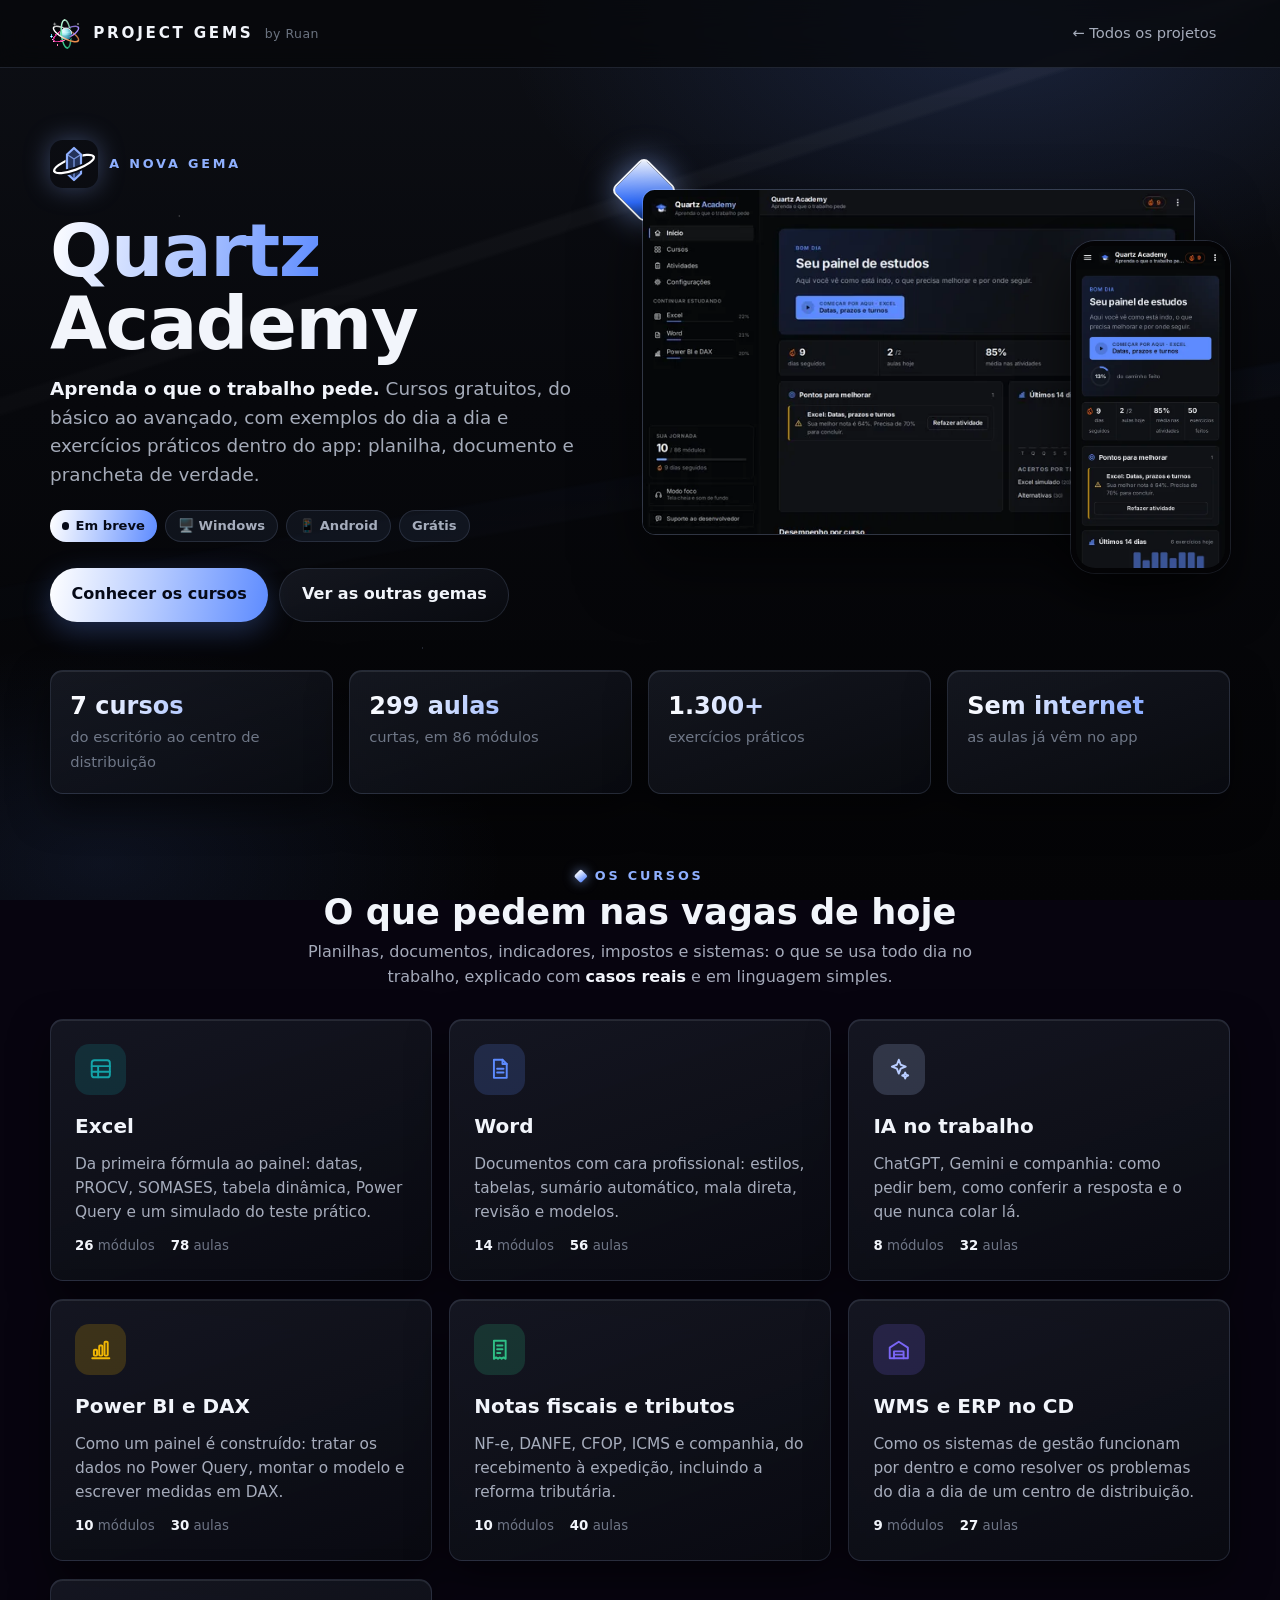
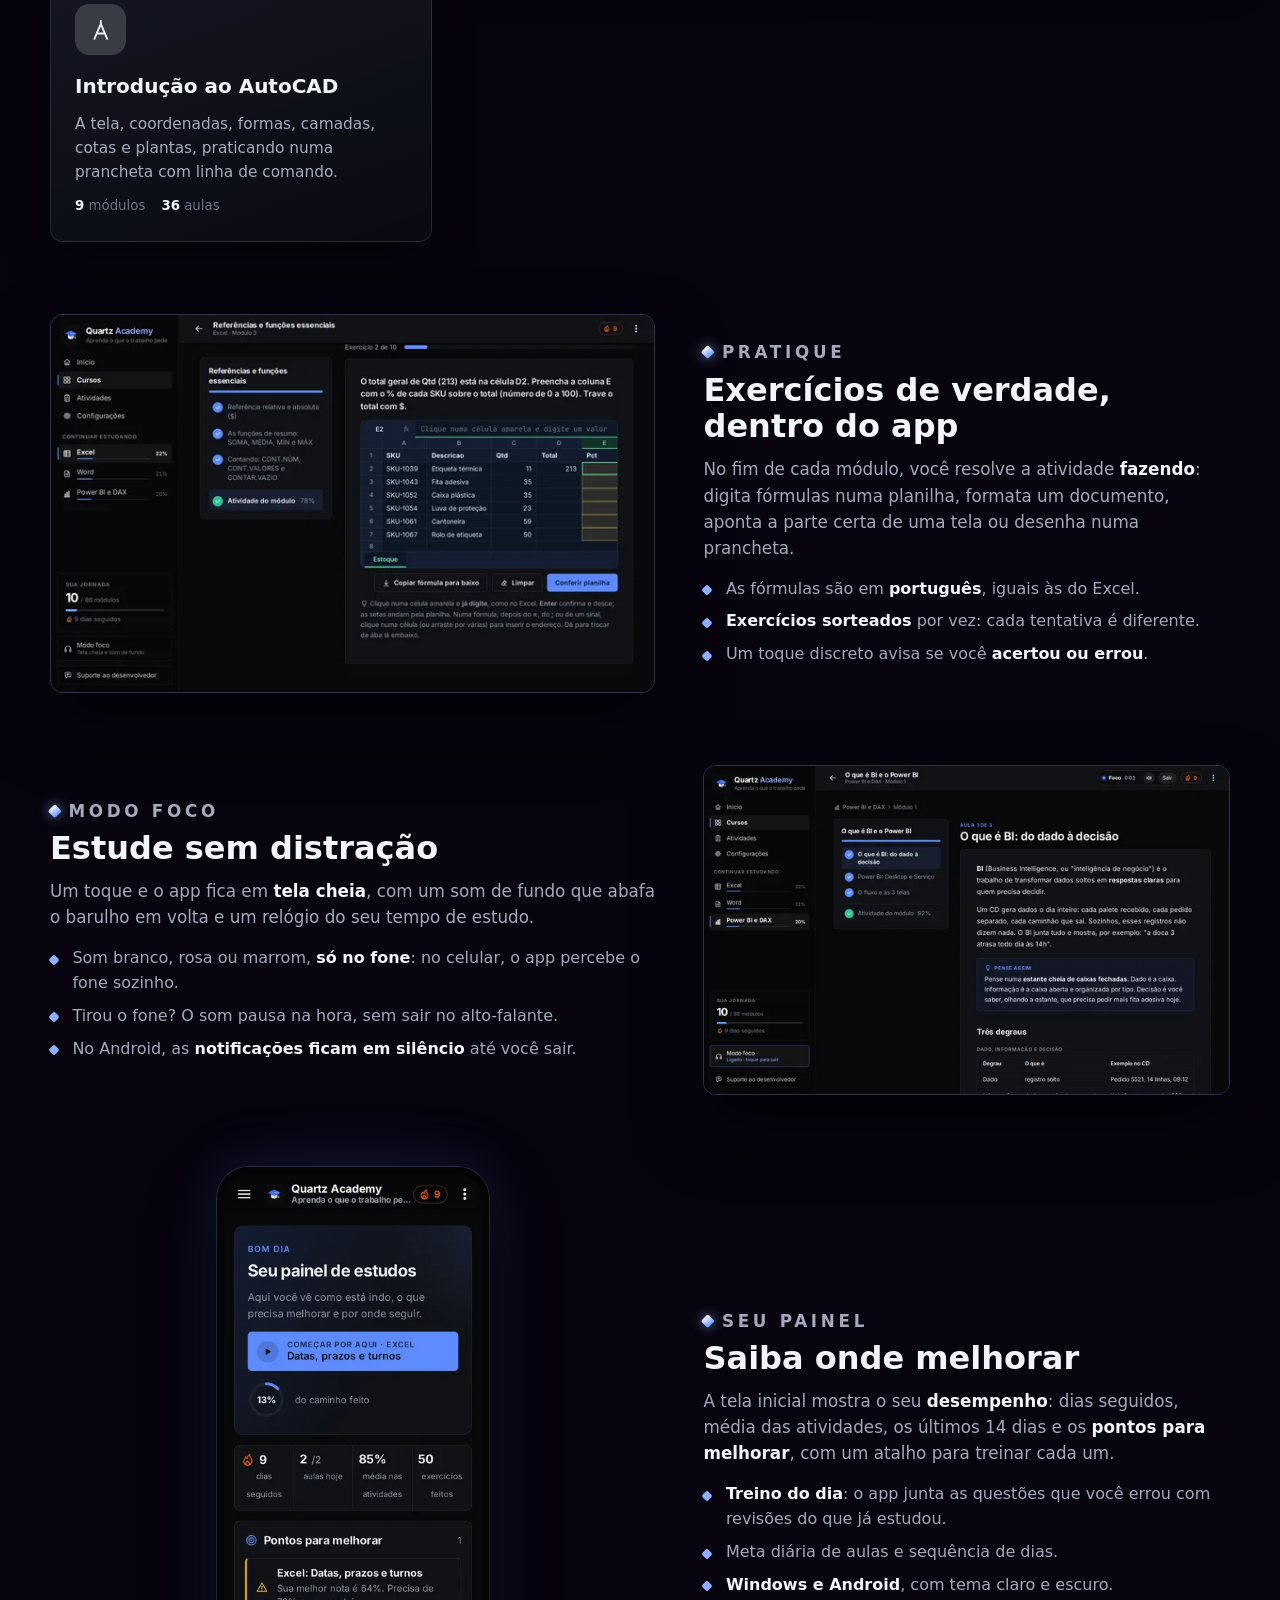
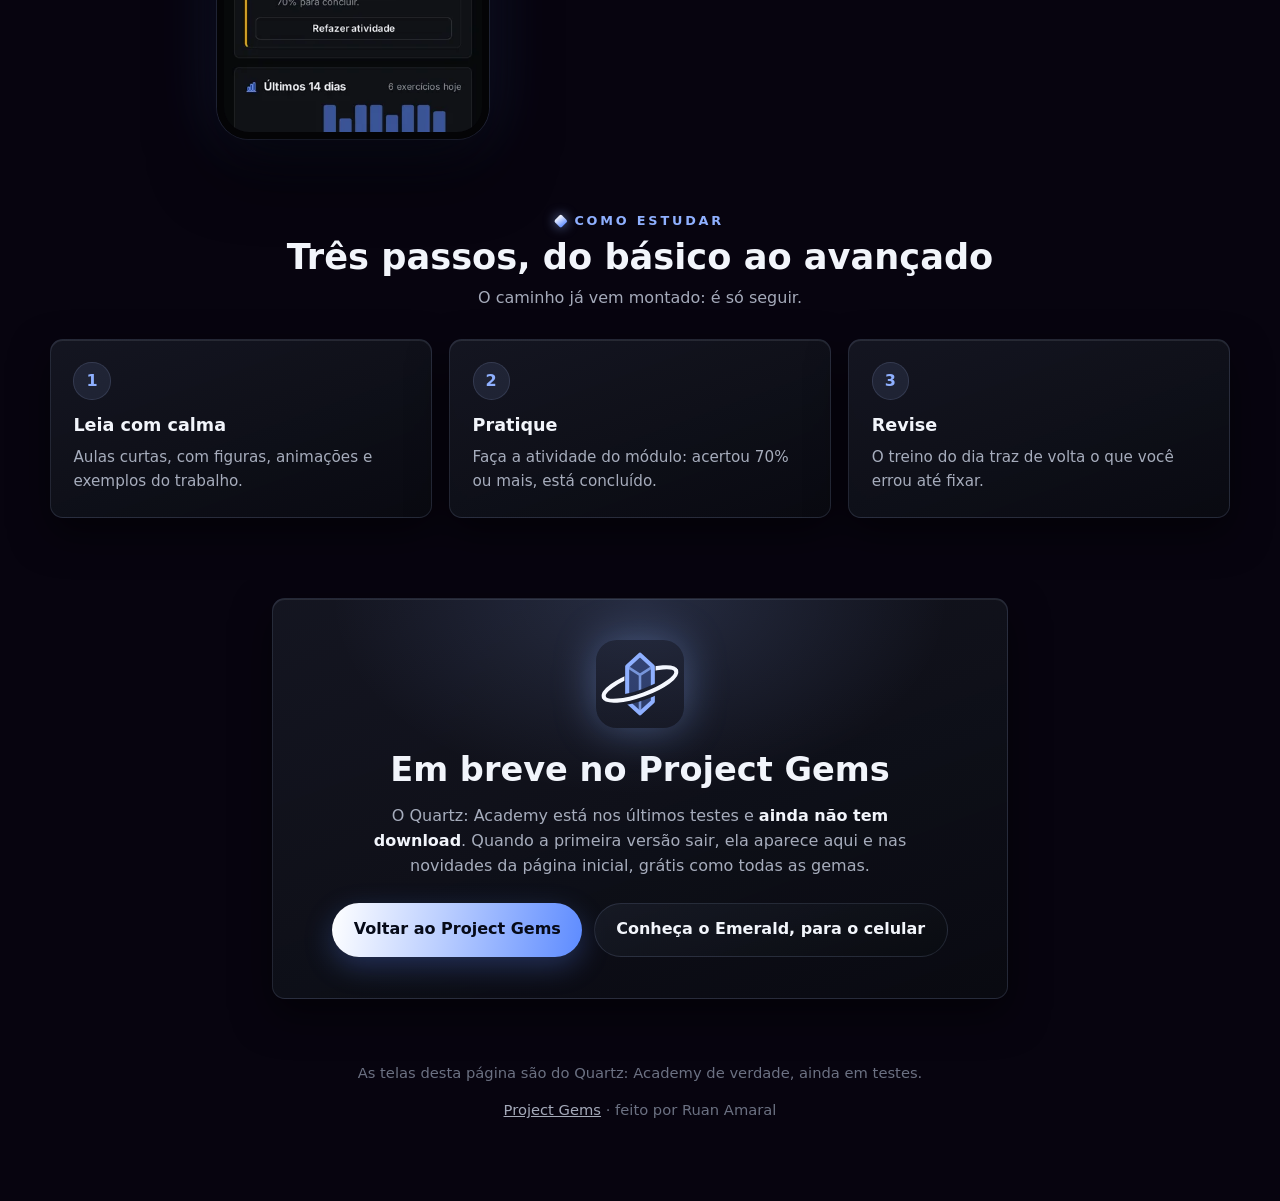
<file: quartz/index.html>
<!doctype html>
<html lang="pt-BR">
<head>
<meta charset="utf-8">
<meta name="viewport" content="width=device-width, initial-scale=1">
<title>Quartz: Academy · cursos gratuitos para o trabalho</title>
<meta name="description" content="Quartz: Academy: a nova gema do Project Gems. Cursos gratuitos de Excel, Word, Power BI, IA, notas fiscais, WMS e AutoCAD, com exercícios práticos dentro do app, modo foco e funcionando sem internet. Em breve.">
<meta name="theme-color" content="#06070a">
<link rel="icon" href="../img/quartz.svg">
<link rel="stylesheet" href="../style.css?v=1.5">
<link rel="stylesheet" href="quartz.css">
</head>
<body class="th-quartz">
<header class="top">
  <div class="wrap">
    <a class="brand" href="../"><img src="../img/projectgems.svg" alt="">PROJECT GEMS <small>by Ruan</small></a>
    <nav class="nav"><a href="../">← Todos os projetos</a></nav>
  </div>
</header>

<main class="wrap">
  <section class="sp-hero">
    <div>
      <span class="sp-kick"><img src="../img/quartz.svg" alt="">A nova gema</span>
      <h1><b>Quartz</b> Academy</h1>
      <p><b>Aprenda o que o trabalho pede.</b> Cursos gratuitos, do básico ao avançado, com exemplos do dia a dia e exercícios práticos dentro do app: planilha, documento e prancheta de verdade.</p>
      <div class="sp-chips"><span class="chip breve">Em breve</span><span class="chip">🖥️ Windows</span><span class="chip">📱 Android</span><span class="chip">Grátis</span></div>
      <div class="sp-acts">
        <a class="btn primary" href="#cursos">Conhecer os cursos</a>
        <a class="btn" href="../">Ver as outras gemas</a>
      </div>
    </div>
    <div class="sp-palco">
      <span class="sp-joia" aria-hidden="true"></span>
      <img class="shot" src="../img/quartz-inicio-1280.webp" srcset="../img/quartz-inicio-640.webp 640w, ../img/quartz-inicio-1280.webp 1280w" sizes="(max-width: 960px) 92vw, 600px" width="1280" height="800" alt="Painel de estudos do Quartz: Academy no computador, com desempenho e pontos para melhorar">
      <img class="sp-cel" src="../img/quartz-celular-360.webp" srcset="../img/quartz-celular-360.webp 360w, ../img/quartz-celular-720.webp 720w" sizes="10rem" width="360" height="779" alt="Quartz: Academy no celular">
    </div>
  </section>

  <ul class="sp-facts">
    <li class="glass"><b>7 cursos</b><span>do escritório ao centro de distribuição</span></li>
    <li class="glass"><b>299 aulas</b><span>curtas, em 86 módulos</span></li>
    <li class="glass"><b>1.300+</b><span>exercícios práticos</span></li>
    <li class="glass"><b>Sem internet</b><span>as aulas já vêm no app</span></li>
  </ul>

  <section id="cursos">
    <p class="sp-eye">Os cursos</p>
    <h2 class="sp-t">O que pedem nas vagas de hoje</h2>
    <p class="sp-sub">Planilhas, documentos, indicadores, impostos e sistemas: o que se usa todo dia no trabalho, explicado com <b>casos reais</b> e em linguagem simples.</p>
    <div class="sp-cursos">
      <article class="glass sp-curso" style="--c:#14a3a8">
        <i><svg viewBox="0 0 24 24" fill="none" stroke="currentColor" stroke-width="1.8" stroke-linecap="round" stroke-linejoin="round"><rect x="3.5" y="4" width="17" height="16" rx="2.5"/><path d="M3.5 9.5h17M3.5 14.8h17M9.5 9.5V20"/></svg></i>
        <h3>Excel</h3>
        <p>Da primeira fórmula ao painel: datas, PROCV, SOMASES, tabela dinâmica, Power Query e um simulado do teste prático.</p>
        <small><span><b>26</b> módulos</span><span><b>78</b> aulas</span></small>
      </article>
      <article class="glass sp-curso" style="--c:#5d8bff">
        <i><svg viewBox="0 0 24 24" fill="none" stroke="currentColor" stroke-width="1.8" stroke-linecap="round" stroke-linejoin="round"><path d="M6.5 3.5h8l4 4v13h-12z"/><path d="M14.5 3.5v4h4M9.5 12h6M9.5 15.5h6"/></svg></i>
        <h3>Word</h3>
        <p>Documentos com cara profissional: estilos, tabelas, sumário automático, mala direta, revisão e modelos.</p>
        <small><span><b>14</b> módulos</span><span><b>56</b> aulas</span></small>
      </article>
      <article class="glass sp-curso" style="--c:#b9cdff">
        <i><svg viewBox="0 0 24 24" fill="none" stroke="currentColor" stroke-width="1.8" stroke-linecap="round" stroke-linejoin="round"><path d="M12 3.5l1.8 4.7 4.7 1.8-4.7 1.8L12 16.5l-1.8-4.7L5.5 10l4.7-1.8z"/><path d="M18 15.5l.8 2 2 .8-2 .8-.8 2-.8-2-2-.8 2-.8z"/></svg></i>
        <h3>IA no trabalho</h3>
        <p>ChatGPT, Gemini e companhia: como pedir bem, como conferir a resposta e o que nunca colar lá.</p>
        <small><span><b>8</b> módulos</span><span><b>32</b> aulas</span></small>
      </article>
      <article class="glass sp-curso" style="--c:#f2b705">
        <i><svg viewBox="0 0 24 24" fill="none" stroke="currentColor" stroke-width="1.8" stroke-linecap="round" stroke-linejoin="round"><path d="M4 20h16"/><rect x="5.5" y="12" width="3" height="5.5" rx=".8"/><rect x="10.5" y="8" width="3" height="9.5" rx=".8"/><rect x="15.5" y="4.5" width="3" height="13" rx=".8"/></svg></i>
        <h3>Power BI e DAX</h3>
        <p>Como um painel é construído: tratar os dados no Power Query, montar o modelo e escrever medidas em DAX.</p>
        <small><span><b>10</b> módulos</span><span><b>30</b> aulas</span></small>
      </article>
      <article class="glass sp-curso" style="--c:#2fbf86">
        <i><svg viewBox="0 0 24 24" fill="none" stroke="currentColor" stroke-width="1.8" stroke-linecap="round" stroke-linejoin="round"><path d="M6.5 3.5h11v17l-2-1.4-1.8 1.4-1.7-1.4-1.7 1.4-1.8-1.4-2 1.4z"/><path d="M9.5 8h5M9.5 11.5h5M9.5 15h3"/></svg></i>
        <h3>Notas fiscais e tributos</h3>
        <p>NF-e, DANFE, CFOP, ICMS e companhia, do recebimento à expedição, incluindo a reforma tributária.</p>
        <small><span><b>10</b> módulos</span><span><b>40</b> aulas</span></small>
      </article>
      <article class="glass sp-curso" style="--c:#7a66f5">
        <i><svg viewBox="0 0 24 24" fill="none" stroke="currentColor" stroke-width="1.8" stroke-linecap="round" stroke-linejoin="round"><path d="M3.5 10 12 4.5l8.5 5.5V20h-17z"/><path d="M7.5 20v-6.5h9V20M7.5 16.5h9"/></svg></i>
        <h3>WMS e ERP no CD</h3>
        <p>Como os sistemas de gestão funcionam por dentro e como resolver os problemas do dia a dia de um centro de distribuição.</p>
        <small><span><b>9</b> módulos</span><span><b>27</b> aulas</span></small>
      </article>
      <article class="glass sp-curso" style="--c:#e9edf5">
        <i><svg viewBox="0 0 24 24" fill="none" stroke="currentColor" stroke-width="1.8" stroke-linecap="round" stroke-linejoin="round"><path d="M12 3.5v3M12 6.5 6 20.5M12 6.5l6 14M8.2 15.5h7.6"/></svg></i>
        <h3>Introdução ao AutoCAD</h3>
        <p>A tela, coordenadas, formas, camadas, cotas e plantas, praticando numa prancheta com linha de comando.</p>
        <small><span><b>9</b> módulos</span><span><b>36</b> aulas</span></small>
      </article>
    </div>
  </section>

  <section class="sp-split">
    <img class="shot" src="../img/quartz-exercicio-1280.webp" srcset="../img/quartz-exercicio-640.webp 640w, ../img/quartz-exercicio-1280.webp 1280w" sizes="(max-width: 960px) 92vw, 620px" width="1280" height="800" loading="lazy" decoding="async" alt="Exercício do Quartz: Academy: preencher uma coluna de porcentagens numa planilha dentro do app">
    <div>
      <p class="sp-eye">Pratique</p>
      <h3>Exercícios de verdade, dentro do app</h3>
      <p>No fim de cada módulo, você resolve a atividade <b>fazendo</b>: digita fórmulas numa planilha, formata um documento, aponta a parte certa de uma tela ou desenha numa prancheta.</p>
      <ul class="sp-lista">
        <li>As fórmulas são em <b>português</b>, iguais às do Excel.</li>
        <li><b>Exercícios sorteados</b> por vez: cada tentativa é diferente.</li>
        <li>Um toque discreto avisa se você <b>acertou ou errou</b>.</li>
      </ul>
    </div>
  </section>

  <section class="sp-split flip">
    <img class="shot" src="../img/quartz-foco-1280.webp" srcset="../img/quartz-foco-640.webp 640w, ../img/quartz-foco-1280.webp 1280w" sizes="(max-width: 960px) 92vw, 620px" width="1280" height="800" loading="lazy" decoding="async" alt="Aula de Power BI com o modo foco ligado: tempo de estudo e som de fundo na barra de cima">
    <div>
      <p class="sp-eye">Modo foco</p>
      <h3>Estude sem distração</h3>
      <p>Um toque e o app fica em <b>tela cheia</b>, com um som de fundo que abafa o barulho em volta e um relógio do seu tempo de estudo.</p>
      <ul class="sp-lista">
        <li>Som branco, rosa ou marrom, <b>só no fone</b>: no celular, o app percebe o fone sozinho.</li>
        <li>Tirou o fone? O som pausa na hora, sem sair no alto-falante.</li>
        <li>No Android, as <b>notificações ficam em silêncio</b> até você sair.</li>
      </ul>
    </div>
  </section>

  <section class="sp-split">
    <div class="sp-fone"><img src="../img/quartz-celular-720.webp" srcset="../img/quartz-celular-360.webp 360w, ../img/quartz-celular-720.webp 720w" sizes="17rem" width="720" height="1558" loading="lazy" decoding="async" alt="Painel de estudos do Quartz: Academy no celular"></div>
    <div>
      <p class="sp-eye">Seu painel</p>
      <h3>Saiba onde melhorar</h3>
      <p>A tela inicial mostra o seu <b>desempenho</b>: dias seguidos, média das atividades, os últimos 14 dias e os <b>pontos para melhorar</b>, com um atalho para treinar cada um.</p>
      <ul class="sp-lista">
        <li><b>Treino do dia</b>: o app junta as questões que você errou com revisões do que já estudou.</li>
        <li>Meta diária de aulas e sequência de dias.</li>
        <li><b>Windows e Android</b>, com tema claro e escuro.</li>
      </ul>
    </div>
  </section>

  <section>
    <p class="sp-eye">Como estudar</p>
    <h2 class="sp-t">Três passos, do básico ao avançado</h2>
    <p class="sp-sub">O caminho já vem montado: é só seguir.</p>
    <div class="sp-passos">
      <div class="glass"><b>Leia com calma</b><span>Aulas curtas, com figuras, animações e exemplos do trabalho.</span></div>
      <div class="glass"><b>Pratique</b><span>Faça a atividade do módulo: acertou 70% ou mais, está concluído.</span></div>
      <div class="glass"><b>Revise</b><span>O treino do dia traz de volta o que você errou até fixar.</span></div>
    </div>
  </section>

  <section class="sp-breve glass">
    <img src="../img/quartz.svg" alt="">
    <h2>Em breve no Project Gems</h2>
    <p>O Quartz: Academy está nos últimos testes e <b>ainda não tem download</b>. Quando a primeira versão sair, ela aparece aqui e nas novidades da página inicial, grátis como todas as gemas.</p>
    <div class="sp-acts">
      <a class="btn primary" href="../">Voltar ao Project Gems</a>
      <a class="btn" href="../emerald/">Conheça o Emerald, para o celular</a>
    </div>
  </section>
</main>
<footer class="foot wrap">
  <p>As telas desta página são do Quartz: Academy de verdade, ainda em testes.</p>
  <p><a href="../">Project Gems</a> · feito por Ruan Amaral</p>
</footer>
</body>
</html>
</file>
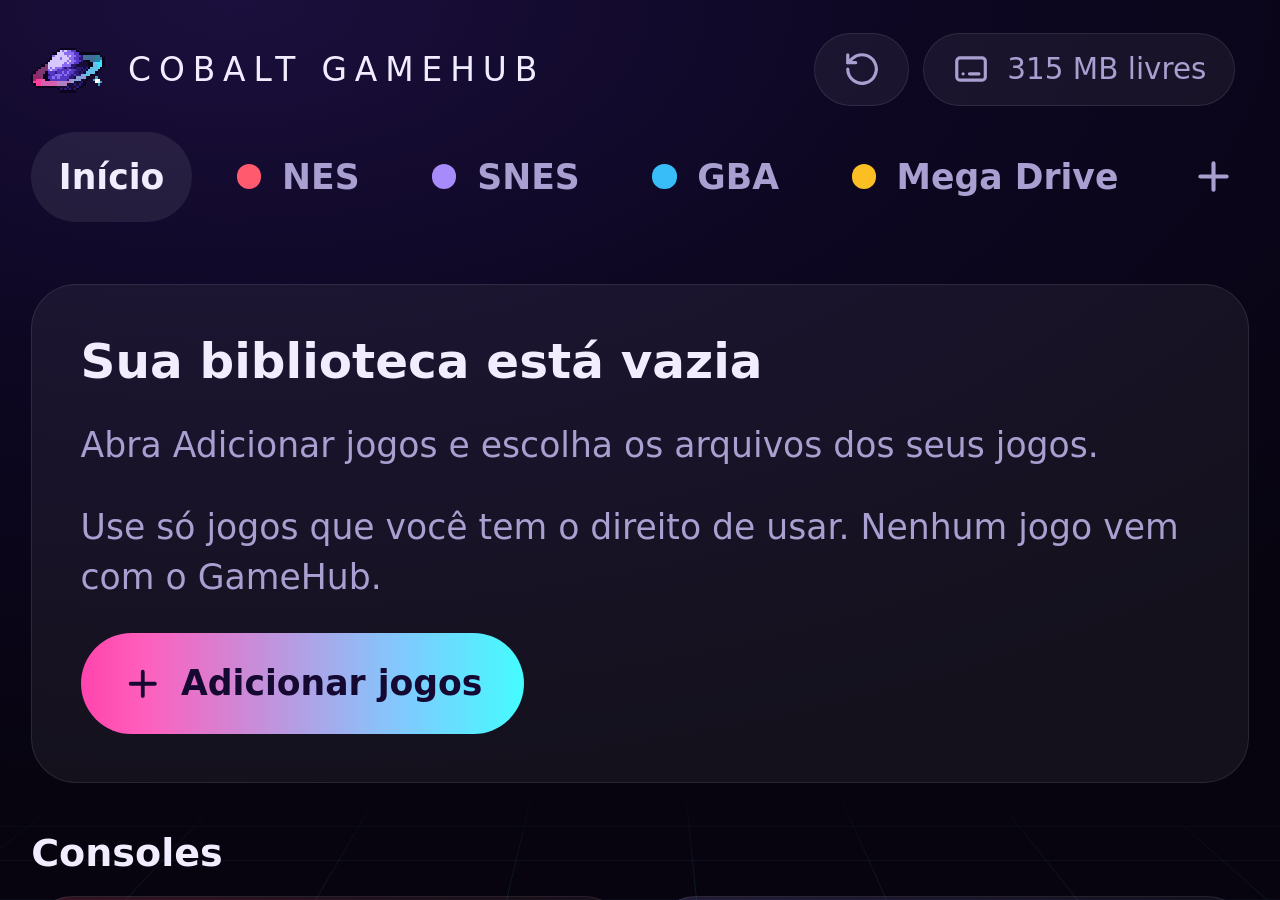
<file: gamehub/app/index.html>
<!doctype html>
<html lang="pt-BR">
<head>
<meta charset="utf-8">
<meta name="viewport" content="width=device-width, initial-scale=1, maximum-scale=1, user-scalable=no, viewport-fit=cover">
<title>Cobalt GameHub</title>
<meta name="description" content="Cobalt GameHub no iPhone: NES, Super Nintendo, Game Boy Advance e Mega Drive. Grátis e sem anúncios.">
<meta name="theme-color" content="#07040f">
<meta name="apple-mobile-web-app-capable" content="yes">
<meta name="mobile-web-app-capable" content="yes">
<meta name="apple-mobile-web-app-status-bar-style" content="black-translucent">
<meta name="apple-mobile-web-app-title" content="GameHub">
<link rel="manifest" href="manifest.webmanifest">
<link rel="apple-touch-icon" href="icon-180.png">
<link rel="icon" href="icon-512.png">
<link rel="stylesheet" href="ios.css">
</head>
<body>
<iframe id="hub" title="Cobalt GameHub"></iframe>
<div id="fatal" hidden></div>
<div id="install" hidden>
  <div class="box">
    <img src="icon-180.png" alt="">
    <b id="installTitle"></b>
    <p id="installText"></p>
    <button id="installSkip"></button>
  </div>
</div>
<script src="shell.js"></script>
</body>
</html>
</file>
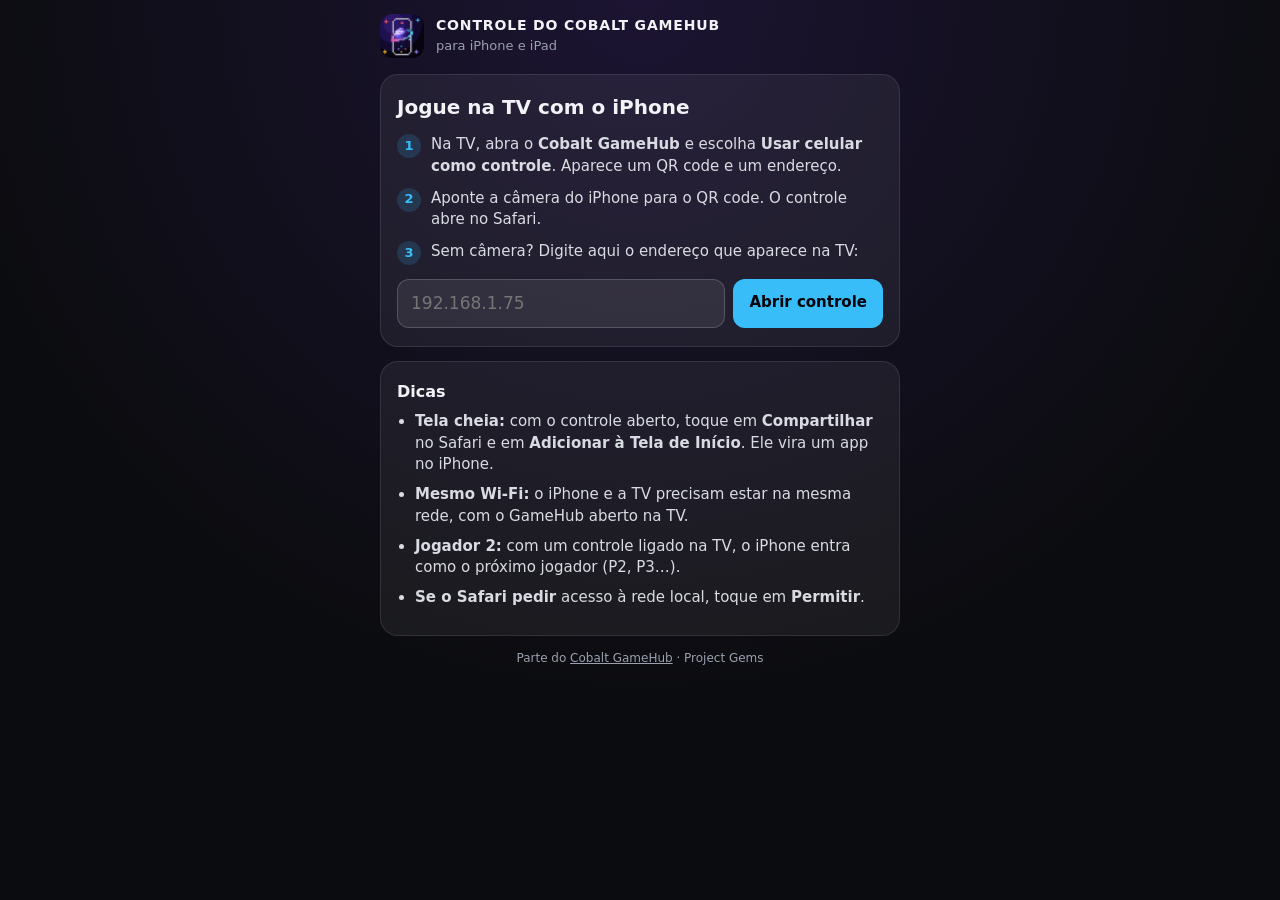
<file: onix/controle/index.html>
<!doctype html>
<html lang="pt-BR">
<head>
<meta charset="utf-8">
<meta name="viewport" content="width=device-width, initial-scale=1, viewport-fit=cover">
<title>Controle do Cobalt GameHub</title>
<meta name="description" content="Use o iPhone ou iPad como controle do Cobalt GameHub na TV, pelo Wi-Fi de casa.">
<meta name="theme-color" content="#0b0c0f">
<meta name="apple-mobile-web-app-capable" content="yes">
<meta name="mobile-web-app-capable" content="yes">
<meta name="apple-mobile-web-app-status-bar-style" content="black-translucent">
<meta name="apple-mobile-web-app-title" content="Controle">
<link rel="manifest" href="manifest.webmanifest">
<link rel="apple-touch-icon" href="icon-180.png">
<link rel="icon" href="icon-180.png">
<link rel="stylesheet" href="controle.css">
</head>
<body>

<header>
  <img class="brand-icon" src="icon-180.png" alt="">
  <div class="hdr-title">
    <b>CONTROLE DO COBALT GAMEHUB</b>
    <span class="hdr-sub">para iPhone e iPad</span>
  </div>
</header>

<main>
  <section class="card">
    <h1>Jogue na TV com o iPhone</h1>
    <ol class="steps">
      <li><span class="n">1</span><span>Na TV, abra o <b>Cobalt GameHub</b> e escolha <b>Usar celular como controle</b>. Aparece um QR code e um endereço.</span></li>
      <li><span class="n">2</span><span>Aponte a câmera do iPhone para o QR code. O controle abre no Safari.</span></li>
      <li><span class="n">3</span><span>Sem câmera? Digite aqui o endereço que aparece na TV:</span></li>
    </ol>

    <form id="tvForm" autocomplete="off">
      <input id="tvIp" inputmode="decimal" placeholder="192.168.1.75" aria-label="Endereço da TV" spellcheck="false" autocapitalize="off">
      <button id="tvGo" type="submit">Abrir controle</button>
    </form>
    <p class="err" id="tvErr" hidden>Digite o endereço que aparece na TV, como 192.168.1.75.</p>

    <div class="recent" id="recentBox" hidden>
      <small>TVs usadas aqui</small>
      <div id="recentList"></div>
    </div>
  </section>

  <section class="card tips">
    <h2>Dicas</h2>
    <ul>
      <li><b>Tela cheia:</b> com o controle aberto, toque em <b>Compartilhar</b> no Safari e em <b>Adicionar à Tela de Início</b>. Ele vira um app no iPhone.</li>
      <li><b>Mesmo Wi-Fi:</b> o iPhone e a TV precisam estar na mesma rede, com o GameHub aberto na TV.</li>
      <li><b>Jogador 2:</b> com um controle ligado na TV, o iPhone entra como o próximo jogador (P2, P3…).</li>
      <li><b>Se o Safari pedir</b> acesso à rede local, toque em <b>Permitir</b>.</li>
    </ul>
  </section>

  <p class="foot">Parte do <a href="https://projectgems.github.io/gamehub/">Cobalt GameHub</a> · Project Gems</p>
</main>

<script src="controle.js"></script>
</body>
</html>
</file>
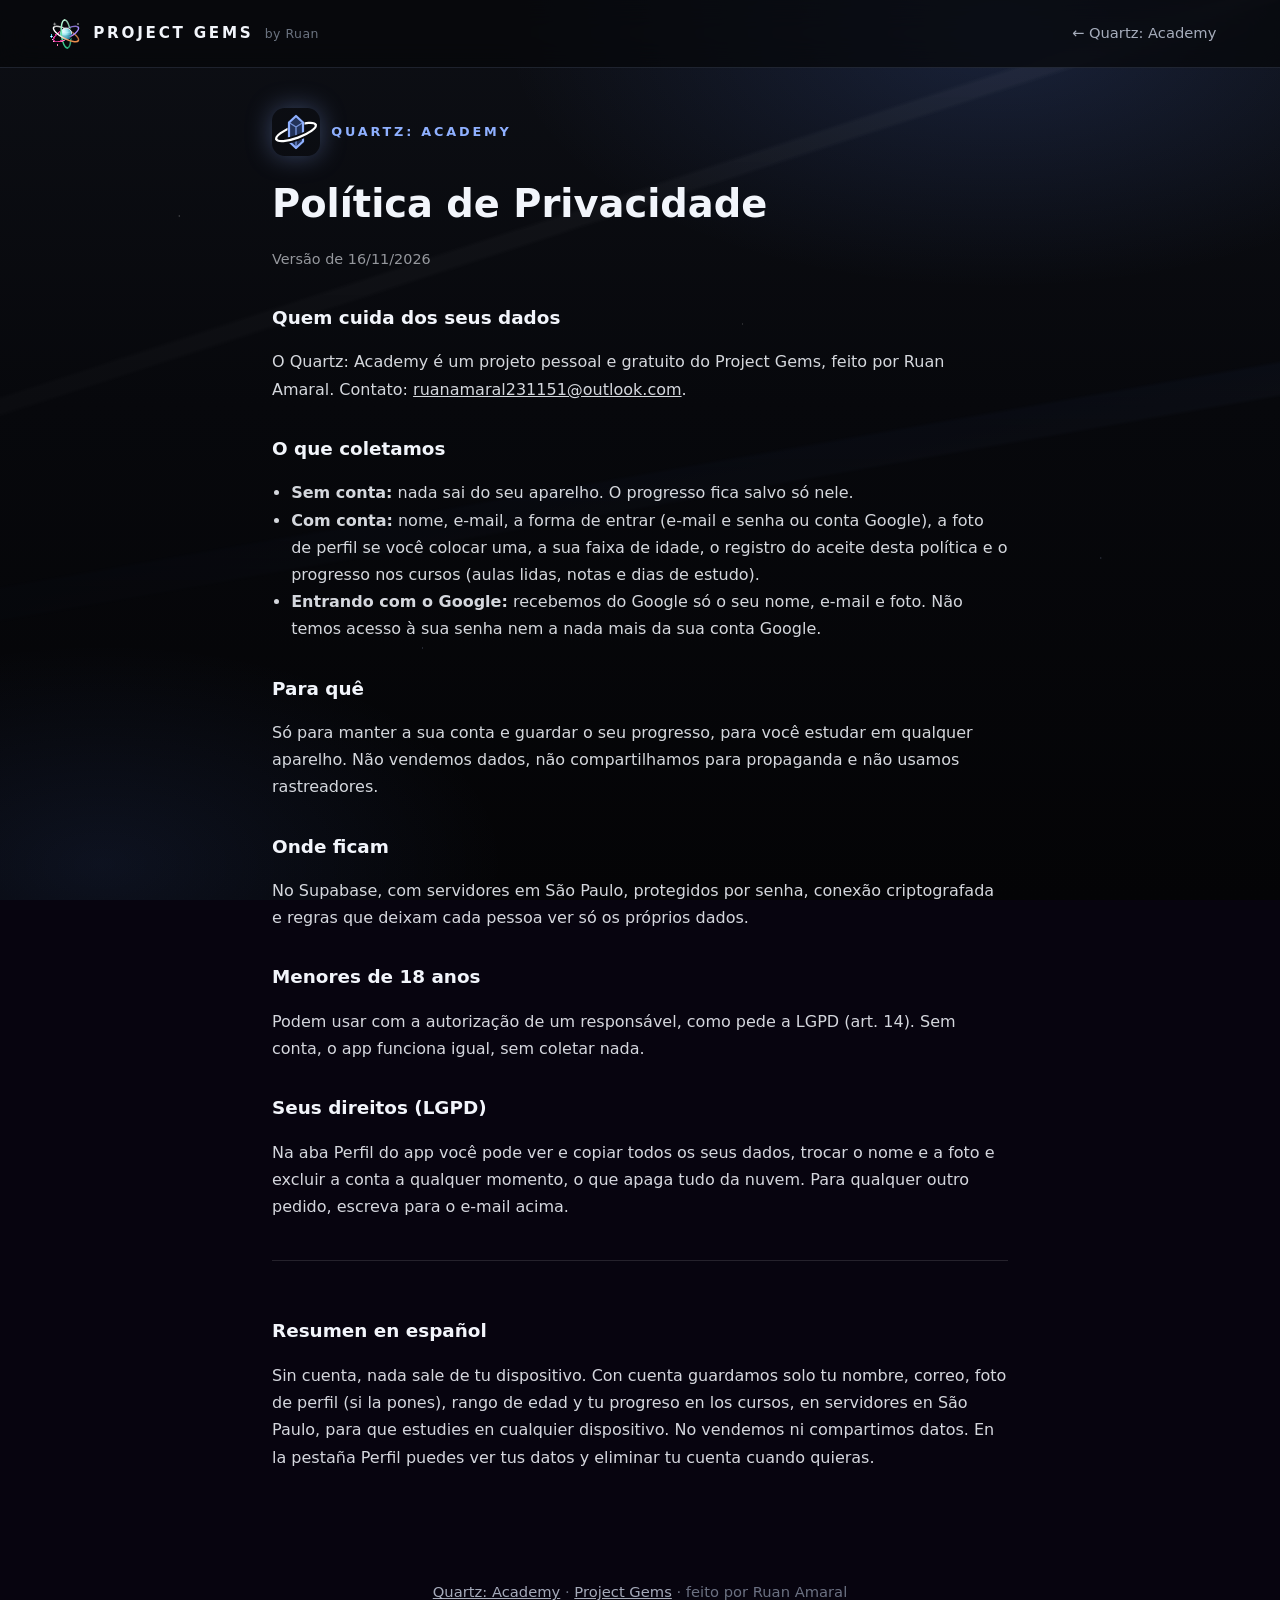
<file: quartz/privacidade.html>
<!doctype html>
<html lang="pt-BR">
<head>
<meta charset="utf-8">
<meta name="viewport" content="width=device-width, initial-scale=1">
<title>Política de Privacidade · Quartz: Academy</title>
<meta name="description" content="Política de Privacidade do Quartz: Academy: o que coletamos, para quê e os seus direitos pela LGPD.">
<meta name="theme-color" content="#06070a">
<link rel="icon" href="../img/quartz.svg">
<link rel="stylesheet" href="../style.css?v=1.5">
<link rel="stylesheet" href="quartz.css">
<style>
  .pol{max-width:46rem;margin:2.5rem auto 3rem}
  .pol h1{font-size:clamp(1.8rem,4vw,2.4rem);margin:.6rem 0 .3rem}
  .pol h2{font-size:1.15rem;margin:2rem 0 .5rem}
  .pol p,.pol li{line-height:1.7;opacity:.88}
  .pol ul{padding-left:1.2rem}
  .pol .data{opacity:.6;font-size:.9rem}
  .pol .es{margin-top:2.5rem;padding-top:1.5rem;border-top:1px solid rgba(255,255,255,.12)}
</style>
</head>
<body class="th-quartz">
<header class="top">
  <div class="wrap">
    <a class="brand" href="../"><img src="../img/projectgems.svg" alt="">PROJECT GEMS <small>by Ruan</small></a>
    <nav class="nav"><a href="./">← Quartz: Academy</a></nav>
  </div>
</header>

<main class="wrap pol">
  <span class="sp-kick"><img src="../img/quartz.svg" alt="">Quartz: Academy</span>
  <h1>Política de Privacidade</h1>
  <p class="data">Versão de 16/11/2026</p>

  <h2>Quem cuida dos seus dados</h2>
  <p>O Quartz: Academy é um projeto pessoal e gratuito do Project Gems, feito por Ruan Amaral. Contato: <a href="mailto:ruanamaral231151@outlook.com">ruanamaral231151@outlook.com</a>.</p>

  <h2>O que coletamos</h2>
  <ul>
    <li><b>Sem conta:</b> nada sai do seu aparelho. O progresso fica salvo só nele.</li>
    <li><b>Com conta:</b> nome, e-mail, a forma de entrar (e-mail e senha ou conta Google), a foto de perfil se você colocar uma, a sua faixa de idade, o registro do aceite desta política e o progresso nos cursos (aulas lidas, notas e dias de estudo).</li>
    <li><b>Entrando com o Google:</b> recebemos do Google só o seu nome, e-mail e foto. Não temos acesso à sua senha nem a nada mais da sua conta Google.</li>
  </ul>

  <h2>Para quê</h2>
  <p>Só para manter a sua conta e guardar o seu progresso, para você estudar em qualquer aparelho. Não vendemos dados, não compartilhamos para propaganda e não usamos rastreadores.</p>

  <h2>Onde ficam</h2>
  <p>No Supabase, com servidores em São Paulo, protegidos por senha, conexão criptografada e regras que deixam cada pessoa ver só os próprios dados.</p>

  <h2>Menores de 18 anos</h2>
  <p>Podem usar com a autorização de um responsável, como pede a LGPD (art. 14). Sem conta, o app funciona igual, sem coletar nada.</p>

  <h2>Seus direitos (LGPD)</h2>
  <p>Na aba Perfil do app você pode ver e copiar todos os seus dados, trocar o nome e a foto e excluir a conta a qualquer momento, o que apaga tudo da nuvem. Para qualquer outro pedido, escreva para o e-mail acima.</p>

  <div class="es">
    <h2>Resumen en español</h2>
    <p>Sin cuenta, nada sale de tu dispositivo. Con cuenta guardamos solo tu nombre, correo, foto de perfil (si la pones), rango de edad y tu progreso en los cursos, en servidores en São Paulo, para que estudies en cualquier dispositivo. No vendemos ni compartimos datos. En la pestaña Perfil puedes ver tus datos y eliminar tu cuenta cuando quieras.</p>
  </div>
</main>

<footer class="foot wrap">
  <p><a href="./">Quartz: Academy</a> · <a href="../">Project Gems</a> · feito por Ruan Amaral</p>
</footer>
</body>
</html>
</file>
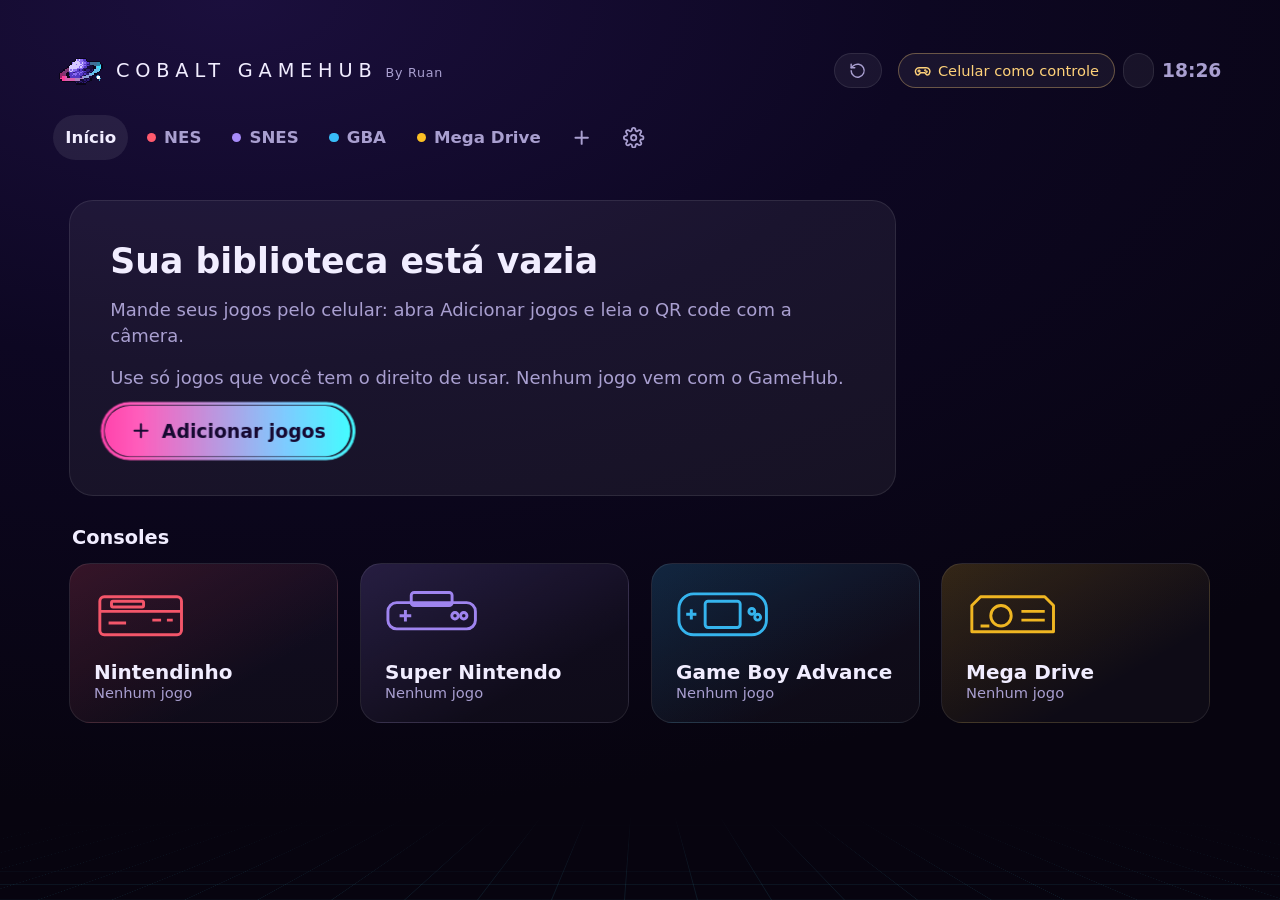
<file: gamehub/app/hub.html>
<!doctype html>
<html lang="pt-BR">
<head>
<meta charset="utf-8">
<meta name="viewport" content="width=device-width, initial-scale=1">
<title>Cobalt GameHub</title>
<link rel="stylesheet" href="common.css">
<style>
.app{position:fixed;top:0;right:0;bottom:0;left:0;display:flex;flex-direction:column;padding:3rem 4.4rem 0}
header{display:flex;align-items:center;justify-content:space-between;gap:1.4rem;flex:none;height:4.6rem}
nav{display:flex;gap:.5rem;flex:none;margin:1rem 0 0 -.4rem}
nav .tab{height:3.4rem;padding:0 .9rem;border-radius:999rem;font-size:1.25rem;white-space:nowrap;font-weight:600;color:var(--dim);display:flex;align-items:center;gap:.6rem}
nav .tab .dot{width:.7rem;height:.7rem}
nav .tab svg{width:1.6rem;height:1.6rem}

nav .tab.cur{color:var(--ink);background:rgba(255,255,255,.08)}
nav .tab.focus{background:rgba(255,255,255,.14);color:var(--ink)}
.right{display:flex;align-items:center;gap:.6rem}
.store-chip .mini{width:3.2rem;height:.45rem;border-radius:99rem;background:rgba(255,255,255,.12);overflow:hidden;display:block}
.store-chip .mini i{display:block;height:100%;background:var(--grad)}
.store-chip.low{color:#ffd27a;border-color:rgba(255,210,122,.35)}
.covers-chip.busy svg{animation:spin 1s linear infinite}
/* Conquistas */
.trophy-chip{color:#ffd36b;border-color:rgba(255,211,107,.35)}
.trophy-chip.cur{background:rgba(255,211,107,.14)}
.cq-head{display:flex;align-items:center;gap:2rem;padding:1.6rem 2rem;border-radius:var(--r);background:linear-gradient(110deg,rgba(255,61,154,.12),rgba(61,225,255,.08) 60%,rgba(255,255,255,.03));border:1px solid var(--line)}
.cq-head .cq-crown{width:6rem;height:6rem;border-radius:50%;flex:none;display:flex;align-items:center;justify-content:center;font-size:3rem;background:linear-gradient(135deg,#ff3d9a,#3de1ff)}
.cq-head .cq-crown.off{filter:grayscale(1) brightness(.6)}
.cq-head img.cq-crown{object-fit:cover;background:#1a1236}
.cq .ic img{width:100%;height:100%;border-radius:inherit;object-fit:cover}
.cq.off .ic img{filter:grayscale(1) brightness(.55)}
.ra-banner{display:flex;align-items:center;gap:1.6rem;padding:1.3rem 1.8rem;border-radius:var(--r);background:linear-gradient(110deg,rgba(255,211,107,.14),rgba(255,61,154,.1) 55%,rgba(255,255,255,.03));border:1px solid rgba(255,211,107,.35)}
.ra-banner .trophy{width:4.6rem;height:4.6rem;border-radius:1.2rem;flex:none;display:flex;align-items:center;justify-content:center;font-size:2.4rem;background:linear-gradient(135deg,#ffd27a,#ff3d9a)}
.ra-banner .txt{flex:1;min-width:0}
.ra-banner{margin-bottom:1.2rem}
.ra-game .prog{display:block;height:.45rem;border-radius:99rem;background:rgba(255,255,255,.1);overflow:hidden;margin-top:.6rem}
.ra-game .prog i{display:block;height:100%;background:var(--grad)}
.ra-banner b{display:block;font-size:1.35rem}
.ra-banner p{font-size:1.05rem;color:var(--dim);margin-top:.3rem;line-height:1.4}
.ra-games{display:grid;grid-template-columns:repeat(3,1fr);gap:1rem}
.ra-game{display:flex;align-items:center;gap:1.2rem;padding:1rem 1.2rem;border-radius:var(--r);background:var(--glass);border:1px solid var(--line);min-width:0;text-align:left}
.ra-game img{width:4.4rem;height:4.4rem;border-radius:.8rem;flex:none;object-fit:cover;background:#1a1236}
.ra-game .t{flex:1;min-width:0}
.ra-game b{display:block;font-size:1.15rem;white-space:nowrap;overflow:hidden;text-overflow:ellipsis}
.ra-game span{display:block;font-size:1rem;color:var(--dim);margin-top:.2rem}
.ra-game.done b{color:#ffd36b}
.ra-qr{display:flex;gap:2.4rem;align-items:center}
.ra-qr .qrbox{width:20rem;height:20rem;flex:none}
.ra-form{display:flex;flex-direction:column;gap:1rem}
.ra-form .inp{font-size:1.4rem;padding:.9rem 1.2rem;border-radius:1rem;border:1px solid var(--line);background:rgba(255,255,255,.06);width:100%}
.ra-err{color:#ffb4c4;min-height:1.4rem;font-size:1.1rem}
.cq-head .t{flex:1;min-width:0}
.cq-head small{display:block;font-size:.95rem;letter-spacing:.2em;font-weight:700;color:#ffd36b;text-transform:uppercase}
.cq-head b{display:block;font-size:2.2rem;margin:.2rem 0 .5rem}
.cq-nums{display:flex;flex-wrap:wrap;gap:.4rem 2.4rem;font-size:1.2rem;color:var(--dim)}
.cq-nums span{white-space:nowrap}
.cq-nums em{font-style:normal;font-size:1.6rem;font-weight:700;color:var(--ink);margin-right:.4rem}
.cq-bar{height:.6rem;border-radius:99rem;background:rgba(255,255,255,.1);overflow:hidden;margin-top:1rem;max-width:40rem}
.cq-bar i{display:block;height:100%;background:var(--grad)}
.cq-grid{display:grid;grid-template-columns:repeat(3,1fr);gap:1rem}
.cq-recent{display:grid;grid-template-columns:repeat(3,1fr);gap:1rem}
.cq{display:flex;align-items:center;gap:1.2rem;padding:1.1rem 1.3rem;border-radius:var(--r);background:var(--glass);border:1px solid var(--line);min-width:0}
.cq .ic{width:4.4rem;height:4.4rem;border-radius:.9rem;flex:none;display:flex;align-items:center;justify-content:center;font-size:2.2rem;background:linear-gradient(135deg,#205c58,#12283c)}
.cq.rara .ic{background:linear-gradient(135deg,#ff3d9a,#7c5cff 55%,#3de1ff)}
.cq.platina .ic{background:linear-gradient(135deg,#fff,#9fe8ff 45%,#ffd36b)}
.cq .t{flex:1;min-width:0}
.cq b{display:block;font-size:1.2rem}
.cq span{display:block;font-size:1rem;color:var(--dim);margin-top:.2rem;line-height:1.3}
.cq .tag{display:inline-block;margin-top:.5rem;font-size:.8rem;font-weight:700;letter-spacing:.08em;padding:.15rem .6rem;border-radius:99rem;white-space:nowrap;background:rgba(255,179,71,.16);color:#ffb347}
.cq.rara .tag{background:rgba(74,222,128,.16);color:#4ade80}
.cq.platina .tag{background:rgba(201,241,255,.18);color:#c9f1ff}
.cq .prog{height:.4rem;border-radius:99rem;background:rgba(255,255,255,.1);overflow:hidden;margin-top:.6rem}
.cq .prog i{display:block;height:100%;background:var(--grad)}
.cq.off{background:rgba(255,255,255,.025)}
.cq.off .ic{filter:grayscale(1) brightness(.45)}
.cq.off b{color:var(--dim)}
.cq.off .tag{filter:grayscale(1);opacity:.6}
html.mobile .cq-grid,html.mobile .cq-recent{grid-template-columns:1fr}
html.mobile .trophy-chip .n{display:none}
html.mobile .ra-games{grid-template-columns:1fr}
html.mobile .ra-banner{flex-wrap:wrap}
html.mobile .cq-head .cq-crown{width:3.6rem;height:3.6rem;font-size:1.9rem}
html.mobile .cq-head{flex-direction:column;align-items:flex-start;gap:1rem;padding:1.2rem}
html.mobile .cq-nums{flex-wrap:wrap;gap:1rem}
@keyframes spin{to{transform:rotate(-360deg)}}
.clock{font-size:1.4rem;font-weight:600;color:var(--dim);text-align:right}
.right{flex:none}
main{flex:1;position:relative;overflow:hidden;margin-top:1rem}
.page{position:absolute;top:0;right:0;bottom:0;left:0;overflow:hidden;padding:1rem .8rem 4rem}
.page[hidden]{display:none}
.row-title{font-size:1.45rem;font-weight:700;margin:2.2rem 0 1.1rem .2rem;display:flex;align-items:baseline;gap:1rem}
.row-title small{font-size:1.05rem;color:var(--mute);font-weight:500}
.row{display:flex;gap:1.6rem;overflow:visible;padding:.4rem .2rem}
.tile{flex:none;width:11.6rem;display:flex;flex-direction:column;gap:.7rem;border-radius:var(--r);will-change:transform}
.ctile{will-change:transform}
.tile .name{font-size:1.15rem;font-weight:600;line-height:1.25;max-height:2.9rem;overflow:hidden;color:var(--dim)}
.tile.focus .name{color:var(--ink)}

/* Destaque "Continuar jogando" */
.hero{position:relative;overflow:hidden;display:flex;gap:2.8rem;align-items:center;padding:2rem 2.6rem;border-radius:1.8rem;height:21rem;
  background:linear-gradient(110deg,rgba(255,61,154,.14),rgba(61,225,255,.06) 60%,rgba(255,255,255,.03));border:1px solid var(--line)}
/* Fundo com as cores da própria capa, bem desfocadas */
.hero .ambient{position:absolute;top:-25%;right:-25%;bottom:-25%;left:-25%;width:150%;height:150%;object-fit:cover;filter:blur(3.5rem) saturate(1.3);opacity:.42;z-index:0;pointer-events:none}
.hero .poster{flex:none;height:100%;aspect-ratio:3/4;position:relative;z-index:1;box-shadow:0 1.2rem 3rem rgba(0,0,0,.55);border-radius:1.1rem}
.hero .poster .cover{position:absolute;top:0;right:0;bottom:0;left:0;aspect-ratio:auto;border-radius:1.1rem}
.hero .where{flex:none;margin-left:auto;height:78%;aspect-ratio:4/3;position:relative;z-index:1;display:flex;flex-direction:column;gap:.6rem}
.hero .where img{flex:1;min-height:0;width:100%;object-fit:cover;border-radius:1rem;image-rendering:pixelated;background:#000;box-shadow:0 1rem 2.4rem rgba(0,0,0,.5)}
.hero .where small{font-size:1rem;letter-spacing:.16em;text-transform:uppercase;color:var(--dim);font-weight:700}
.hero .info{position:relative;z-index:1;display:flex;flex-direction:column;justify-content:center;gap:.9rem;min-width:0;flex:1}
.hero .kicker{font-size:1.1rem;letter-spacing:.24em;text-transform:uppercase;color:var(--cyan);font-weight:700}
.hero h1{font-size:3rem;font-weight:800;line-height:1.08;max-height:6.6rem;overflow:hidden}
.hero .meta{font-size:1.25rem;color:var(--dim)}
.hero .acts{display:flex;gap:1rem;margin-top:.8rem}

.consoles{display:grid;grid-template-columns:repeat(4,1fr);gap:1.6rem}
.ctile{height:12rem;border-radius:1.6rem;padding:1.6rem 1.8rem;display:flex;flex-direction:column;justify-content:space-between;
  background:var(--glass);border:1px solid var(--line);overflow:hidden}
.ctile svg{width:7rem;height:4.4rem;opacity:.95}
.ctile b{font-size:1.5rem;display:block}
.ctile small{font-size:1.1rem;color:var(--dim)}

.empty{display:flex;flex-direction:column;align-items:flex-start;gap:1.2rem;padding:3rem;border-radius:1.8rem;max-width:62rem;
  background:var(--glass);border:1px solid var(--line);margin-top:1rem}
.empty h1{font-size:2.6rem;font-weight:800}
.empty p{font-size:1.35rem;color:var(--dim);line-height:1.45}

/* Página do console */
.ghead{display:flex;align-items:center;gap:1.4rem;margin:.4rem 0 1.4rem}
.ghead h1{font-size:2.4rem;font-weight:800}
.ghead .count{color:var(--dim);font-size:1.3rem}
.ghead .sp{flex:1}
.grid{display:grid;grid-template-columns:repeat(7,1fr);gap:2rem 1.6rem;padding:.4rem .2rem}
.grid .tile{width:auto}

/* Jogo (painel) */
.sheet.gsheet{flex-direction:row;gap:2.6rem;width:78rem;max-width:78rem}
.gsheet .cv{flex:none;width:20rem}
.gsheet .col{flex:1;display:flex;flex-direction:column;gap:1.2rem;min-width:0}
.gsheet h2{font-size:2.4rem;line-height:1.1}
.gsheet .acts{display:flex;flex-wrap:wrap;gap:.8rem}
.gsheet .list{max-height:30rem}

/* Adicionar jogos */
.add{display:flex;gap:3.2rem;align-items:flex-start}
.qrbox{flex:none;width:28rem;padding:1.8rem;border-radius:1.8rem;background:#fff}
.qrbox svg{width:100%;height:auto}
.add .col{flex:1;display:flex;flex-direction:column;gap:1.2rem;min-width:0}
.add h1{font-size:2.6rem;font-weight:800}
.add p{font-size:1.3rem;color:var(--dim);line-height:1.45}
.add .url{font-size:1.35rem;color:var(--cyan);font-weight:600}
.add .code{font-size:1.7rem;letter-spacing:.3em;color:var(--ink);font-variant-numeric:tabular-nums}
.xfers{display:flex;flex-direction:column;gap:.7rem;margin-top:.6rem}
.cover .usbtag{position:absolute;left:.7rem;bottom:.7rem;height:1.7rem;padding:0 .6rem;border-radius:999rem;font-size:.8rem;font-weight:800;letter-spacing:.06em;display:flex;align-items:center;background:rgba(10,6,24,.82);color:var(--cyan);border:1px solid rgba(61,225,255,.45)}
.usb{padding:1.3rem 1.6rem;border-radius:1.2rem;background:var(--glass);border:1px solid var(--line);display:flex;flex-direction:column;gap:.7rem}
.usb .top{display:flex;gap:.8rem;align-items:center;font-size:1.45rem}
.usb .top svg{width:1.9rem;height:1.9rem;color:var(--cyan)}
.usb p{white-space:pre-line}
.add .usb p.sub{font-size:1.1rem;color:var(--mute)}
.usb .acts{display:flex;flex-wrap:wrap;gap:1rem}
.usb.warn{border-color:rgba(255,138,165,.55);background:rgba(255,80,120,.08)}
.usb.warn .top svg{color:#ff8aa5}
.usbpath{font-size:1.2rem!important;color:var(--cyan)!important;word-break:break-all}
.item.req{align-items:flex-start}
.item.req .grow{font-weight:700}
.item.req .sub{display:block;font-weight:400;margin-top:.3rem;line-height:1.4}
.xfer{padding:1rem 1.4rem;border-radius:1rem;background:var(--glass);display:flex;flex-direction:column;gap:.6rem;font-size:1.2rem}
.xfer .top{display:flex;gap:1rem;align-items:center}
.xfer .top b{flex:1;font-weight:600;overflow:hidden;white-space:nowrap;text-overflow:ellipsis}
.xfer .ok{color:#7ef0b0}.xfer .err{color:#ff8aa5}
.store{padding:1.4rem 1.6rem;border-radius:1.2rem;background:var(--glass);display:flex;flex-direction:column;gap:.8rem}
.store .legend{display:flex;gap:1.8rem;font-size:1.1rem;color:var(--dim);flex-wrap:wrap}
.store .parts{display:flex;gap:1.4rem;font-size:1.05rem;color:var(--mute);flex-wrap:wrap}
.store .parts b{color:var(--text,#fff);font-weight:600}
.store .btn{align-self:flex-start}
.store .legend i{display:inline-block;width:.9rem;height:.9rem;border-radius:.3rem;margin-right:.5rem;vertical-align:-.05rem}

/* Configurações */
/* Cada coluna rola sozinha (a página não), com folga para o contorno do foco não ser cortado. */
.page.set{padding-bottom:1rem}
.settings{display:flex;gap:1.8rem;height:100%}
.settings .menu{flex:none;width:22rem;display:flex;flex-direction:column;gap:.45rem;overflow:hidden;padding:.7rem}
.settings .menu .item{font-weight:600;min-height:3.6rem;flex:none}
.settings .menu .item.cur{background:rgba(255,255,255,.08)}
.settings .body{flex:1;min-width:0;overflow:hidden;padding:.7rem .7rem 2rem;margin:0}
.settings .body h2{font-size:2rem;font-weight:800;margin-bottom:.4rem}
.settings .body .hint{font-size:1.15rem;color:var(--mute);margin-bottom:1rem}
.btn.off{opacity:.5}
.scopes{display:flex;gap:.6rem;margin:.4rem 0 1rem}
.credits{font-size:1.2rem;color:var(--dim);line-height:1.6}
.pnum{flex:none;width:2.4rem;height:2.4rem;border-radius:50%;display:grid;place-items:center;font-weight:800;font-size:1.2rem;background:var(--grad);color:#14082c}
.pnum.big{width:4.4rem;height:4.4rem;font-size:2.2rem}

/* Abertura (2,4 s): uma linha de luz cruza a tela e "liga" a imagem como numa TV antiga, a marca
   surge girando com um anel de energia, as letras sobem uma a uma, um traço neon passa embaixo e
   tudo se abre para o hub. Só transform e opacity: leve até em TV lenta. */
.boot{position:fixed;top:0;right:0;bottom:0;left:0;z-index:100;background:#000;display:flex;align-items:center;justify-content:center;pointer-events:none;
  overflow:hidden;animation:bootout .5s cubic-bezier(.4,0,.2,1) 1.9s forwards}
.boot .glow{position:absolute;top:0;right:0;bottom:0;left:0;opacity:0;background:radial-gradient(48% 42% at 50% 50%,rgba(139,108,240,.34),rgba(255,61,154,.08) 50%,transparent 76%);
  animation:bootglow 1.3s ease .45s forwards}
.boot .line{position:absolute;left:12%;right:12%;top:50%;height:.25rem;margin-top:-.125rem;background:var(--grad);transform:scaleX(0);
  box-shadow:0 0 1.6rem rgba(255,61,154,.7),0 0 3rem rgba(61,225,255,.45);
  animation:bootline .6s cubic-bezier(.65,0,.25,1) forwards,bootfade .2s ease .55s forwards}
.boot .flash{position:absolute;left:0;right:0;top:50%;height:70vh;margin-top:-35vh;opacity:0;transform:scaleY(.004);
  background:radial-gradient(50% 50% at 50% 50%,rgba(255,236,250,.42),rgba(255,61,154,.22) 22%,rgba(139,108,240,.18) 45%,rgba(61,225,255,.06) 62%,transparent 74%);
  animation:bootflash .55s cubic-bezier(.2,.8,.2,1) .48s forwards}
.boot .brand{position:relative;gap:1.6rem;animation:bootbrandout .3s cubic-bezier(.4,0,1,1) 1.72s forwards}
@keyframes bootbrandout{to{opacity:0;transform:scale(1.12)}}
.boot .mk{position:relative;flex:none;display:block}
.boot .mk svg{width:6rem;height:6rem;opacity:0;transform:scale(.4) rotate(-20deg);animation:bootmark .75s cubic-bezier(.2,1.5,.4,1) .55s forwards}
.boot .mk .ring{position:absolute;top:-45%;right:-45%;bottom:-45%;left:-45%;border-radius:50%;border:.2rem solid rgba(61,225,255,.85);opacity:0;transform:scale(.3);
  box-shadow:0 0 1.4rem rgba(61,225,255,.5),inset 0 0 1.4rem rgba(255,61,154,.35);animation:bootring .9s cubic-bezier(.1,.6,.3,1) .62s forwards}
.boot .brand>span{position:relative}
.boot .brand b{font-size:2.4rem}
.boot .brand b i{display:inline-block;font-style:normal;opacity:0;transform:translateY(.8em);
  animation:bootletter .55s cubic-bezier(.2,.9,.3,1.25) forwards;animation-delay:calc(.8s + var(--i) * .045s)}
.boot .brand small{font-size:1.3rem;opacity:0;transform:translateX(-.8rem);animation:bootsub .5s ease 1.35s forwards}
.boot .brand .bar{position:absolute;left:0;right:0;bottom:-1rem;height:.2rem;border-radius:9rem;background:var(--grad);transform:scaleX(0);transform-origin:left;
  box-shadow:0 0 1rem rgba(255,61,154,.6);animation:bootbar .8s cubic-bezier(.65,0,.25,1) 1.2s forwards}
@keyframes bootline{0%{transform:scaleX(0)}100%{transform:scaleX(1)}}
@keyframes bootflash{0%{opacity:0;transform:scaleY(.004)}25%{opacity:1}100%{opacity:0;transform:scaleY(1)}}
@keyframes bootglow{0%{opacity:0}100%{opacity:1}}
@keyframes bootmark{0%{opacity:0;transform:scale(.4) rotate(-20deg)}60%{opacity:1}100%{opacity:1;transform:none}}
@keyframes bootring{0%{opacity:0;transform:scale(.3)}25%{opacity:1}100%{opacity:0;transform:scale(1.7)}}
@keyframes bootletter{to{opacity:1;transform:none}}
@keyframes bootsub{to{opacity:1;transform:none}}
@keyframes bootbar{0%{transform:scaleX(0);opacity:1}70%{transform:scaleX(1);opacity:1}100%{transform:scaleX(1);opacity:.55}}
@keyframes bootout{0%{opacity:1;transform:none}100%{opacity:0;transform:scale(1.08);visibility:hidden}}
@keyframes bootfade{to{opacity:0}}   /* a linha some quando a imagem "liga" */
/* Só começa depois do primeiro quadro na tela (classe "go"): numa TV lenta, o começo não se perde. */
.boot,.boot *{animation-play-state:paused!important}
.boot.go,.boot.go *{animation-play-state:running!important}
/* Enquanto a abertura toca, as animações do hub esperam (disputavam a placa de vídeo e a
   abertura engasgava); elas começam quando a abertura se desfaz. */
html.booting.pc body::before,html.booting .page,html.booting .row .tile{animation-play-state:paused}
@media (prefers-reduced-motion:reduce){.boot{display:none}}

/* ---------------- PC ----------------
   Mais movimento que na TV: as páginas entram deslizando, os cartões sobem com o mouse, as capas
   ganham um brilho que passa, o fundo tem uma aurora lenta e as janelas surgem com um leve
   impulso. "Animações" desligado (html.no-motion) desliga tudo, como na TV. */
html.pc body::before{content:"";position:fixed;top:-20%;right:-20%;bottom:-20%;left:-20%;z-index:-1;pointer-events:none;
  background:radial-gradient(40% 35% at 20% 25%,rgba(255,111,181,.13),transparent 70%),radial-gradient(45% 40% at 80% 70%,rgba(90,216,255,.11),transparent 70%);
  animation:pcAurora 26s ease-in-out infinite alternate}
@keyframes pcAurora{0%{transform:translate(0,0) rotate(0)}50%{transform:translate(4%,-3%) rotate(3deg)}100%{transform:translate(-3%,4%) rotate(-2deg)}}
html.pc .page{overflow-y:auto;scrollbar-width:none;animation:pcPage .5s cubic-bezier(.2,.8,.2,1)}
html.pc .page::-webkit-scrollbar{display:none}
/* Configurações: o menu e o conteúdo rolam com a roda do mouse (na TV, só o foco rola). */
html.pc .settings .menu,html.pc .settings .body{overflow-y:auto}
@keyframes pcPage{from{opacity:0;transform:translateY(1.4rem) scale(.985)}}
html.pc .tile,html.pc .ctile,html.pc .btn,html.pc .tab{transition:transform .3s cubic-bezier(.2,.9,.3,1.25),box-shadow .3s,background-color .2s,color .2s}
html.pc .tile:hover{transform:translateY(-.4rem) scale(1.03);z-index:2}
html.pc .ctile:hover{transform:translateY(-.3rem) scale(1.02)}
html.pc .btn:hover,html.pc .tab:hover{transform:translateY(-.12rem)}
html.pc .tile .cover::after{content:"";position:absolute;top:0;right:0;bottom:0;left:0;background:linear-gradient(115deg,transparent 35%,rgba(255,255,255,.22) 50%,transparent 65%);
  transform:translateX(-120%);pointer-events:none}
html.pc .tile.focus .cover::after,html.pc .tile:hover .cover::after{animation:pcShine .9s ease}
@keyframes pcShine{to{transform:translateX(120%)}}
html.pc .row .tile{animation:pcRise .55s cubic-bezier(.2,.8,.2,1) both}
html.pc .row .tile:nth-child(2){animation-delay:.04s}html.pc .row .tile:nth-child(3){animation-delay:.08s}
html.pc .row .tile:nth-child(4){animation-delay:.12s}html.pc .row .tile:nth-child(5){animation-delay:.16s}
html.pc .row .tile:nth-child(6){animation-delay:.2s}html.pc .row .tile:nth-child(n+7){animation-delay:.24s}
@keyframes pcRise{from{opacity:0;transform:translateY(1.2rem)}}
html.pc .hero .ambient{animation:pcBreath 10s ease-in-out infinite alternate}
@keyframes pcBreath{from{transform:scale(1)}to{transform:scale(1.1) rotate(1deg)}}
html.pc .layer .sheet{animation:pcSheet .38s cubic-bezier(.2,.9,.3,1.2)}
@keyframes pcSheet{from{opacity:0;transform:translateY(1.2rem) scale(.96)}}
html.pc .f{cursor:pointer}
.addpc{display:grid;grid-template-columns:1.25fr 1fr;gap:3rem;align-items:start}
.addpc .col{display:flex;flex-direction:column;gap:1.1rem}
.addpc h1{font-size:2.6rem;font-weight:800}
.addpc p{font-size:1.2rem;color:var(--dim);line-height:1.5}
.addpc .acts{display:flex;flex-wrap:wrap;gap:1rem}
.addpc .list .item{font-size:1.1rem;word-break:break-all}

/* ---------------- Celular, em pé ----------------
   Uma coluna: topo compacto, abas que rolam de lado, páginas que rolam com o dedo. */
html.mobile .app{padding:.9rem .9rem 0}
html.mobile header{height:auto;gap:.6rem}
html.mobile .brand{gap:.6rem}
html.mobile .brand svg{width:2.2rem;height:2.2rem}
html.mobile .brand>span{gap:.5rem}
html.mobile .brand b{font-size:.95rem;letter-spacing:.24em}
html.mobile .brand small{display:none}
html.mobile header{flex-wrap:nowrap}
html.mobile .brand{min-width:0;flex:1}
html.mobile .brand>span{min-width:0}
html.mobile .brand b{overflow:hidden;text-overflow:ellipsis}
html.mobile .clock,html.mobile #profileChip,html.mobile .store-chip .mini{display:none}
html.mobile .right{gap:.4rem}
html.mobile nav{overflow-x:auto;margin:.7rem -.9rem 0;padding:0 .9rem;scrollbar-width:none}
html.mobile nav::-webkit-scrollbar{display:none}
html.mobile nav .tab{height:2.6rem;font-size:1rem;flex:none;padding:0 .8rem}
html.mobile nav .tab svg{width:1.3rem;height:1.3rem}
html.mobile main{overflow-y:auto;margin-top:.5rem;-webkit-overflow-scrolling:touch}
html.mobile .page{position:relative;top:auto;right:auto;bottom:auto;left:auto;overflow:visible;padding:.3rem 0 3rem}
html.mobile .row-title{font-size:1.1rem;margin:1.4rem 0 .6rem}
html.mobile .row{overflow-x:auto;margin:0 -.9rem;padding:.3rem .9rem;gap:.8rem;scrollbar-width:none}
html.mobile .row::-webkit-scrollbar{display:none}
html.mobile .tile{width:7.6rem;gap:.45rem}
html.mobile .tile .name{font-size:.85rem;max-height:2.2rem}
html.mobile .hero{flex-wrap:wrap;height:auto;padding:1.1rem;gap:1rem;border-radius:1.3rem}
html.mobile .hero .poster{height:9.5rem}
html.mobile .hero .where{display:none}
html.mobile .hero .info{min-width:12rem;gap:.5rem}
html.mobile .hero .kicker{font-size:.72rem}
html.mobile .hero h1{font-size:1.45rem;max-height:none}
html.mobile .hero .meta{font-size:.85rem}
html.mobile .hero .acts{flex-wrap:wrap;gap:.6rem;margin-top:.4rem}
html.mobile .consoles{grid-template-columns:1fr 1fr;gap:.8rem}
html.mobile .ctile{height:7.4rem;padding:1rem;border-radius:1.2rem}
html.mobile .ctile svg{width:4.4rem;height:2.8rem}
html.mobile .ctile b{font-size:1rem}
html.mobile .ctile small{font-size:.8rem}
html.mobile .empty{padding:1.4rem;gap:.9rem;border-radius:1.3rem}
html.mobile .empty h1{font-size:1.4rem}
html.mobile .empty p{font-size:1rem}
html.mobile .ghead{flex-wrap:wrap;gap:.6rem;margin:.2rem 0 1rem}
html.mobile .ghead>span:first-child{width:3.4rem!important}
html.mobile .ghead h1{font-size:1.4rem}
html.mobile .ghead .count{font-size:.9rem}
html.mobile .ghead .sp{flex-basis:100%;height:0}
html.mobile .grid{grid-template-columns:repeat(3,1fr);gap:1rem .7rem;padding:.2rem 0}
html.mobile .sheet.gsheet{flex-direction:column;width:auto;max-width:34rem;gap:1rem}
html.mobile .gsheet .cv{width:7.5rem}
html.mobile .gsheet h2{font-size:1.4rem}
html.mobile .gsheet .list{max-height:none}
html.mobile .settings{flex-direction:column;height:auto;gap:.8rem}
html.mobile .settings .menu{width:auto;flex-direction:row;overflow-x:auto;margin:0 -.9rem;padding:.2rem .9rem;scrollbar-width:none}
html.mobile .settings .menu::-webkit-scrollbar{display:none}
html.mobile .settings .menu .item{min-height:2.6rem;flex:none;white-space:nowrap;padding:.4rem .9rem}
html.mobile .settings .body{overflow:visible;padding:0}
html.mobile .settings .body h2{font-size:1.4rem}
html.mobile .settings .body .hint{font-size:.85rem}
html.mobile .store .legend{font-size:.85rem;gap:.8rem}
html.mobile .addm{display:flex;flex-direction:column;gap:1rem}
html.mobile .addm h1{font-size:1.5rem;font-weight:800}
html.mobile .addm p{font-size:1rem;color:var(--dim);line-height:1.45}
html.mobile .addm .acts{display:flex;flex-direction:column;gap:.7rem}
html.mobile .addm .acts .btn{justify-content:center;height:3.3rem}
html.mobile .xfer{font-size:.9rem}
html.mobile .boot .brand{flex:none;max-width:92vw;flex-direction:column;gap:1.6rem}   /* a marca do topo estica (flex:1); a da abertura fica no centro */
html.mobile .boot .brand>span{flex-direction:column;align-items:center;gap:.5rem}   /* em pé: a marca em cima, o nome embaixo (o anel cabia mal ao lado) */
html.mobile .boot .brand b{overflow:visible}
html.mobile .boot .brand .bar{bottom:-.8rem}
html.mobile .boot .brand small{display:inline}
html.mobile .boot .brand svg{width:4.6rem;height:4.6rem}
html.mobile .boot .brand b{font-size:1.25rem}
html.mobile .boot .brand small{font-size:.8rem}
html.mobile .pnum{width:2rem;height:2rem;font-size:1rem}
</style>
</head>
<body>
<div class="bg"></div>
<div class="boot" id="boot"><div class="glow"></div><div class="flash"></div><div class="line"></div><div class="brand" id="bootBrand"></div></div>
<div class="app">
  <header>
    <div class="brand" id="brand"></div>
    <div class="right">
      <div id="trophyChip"></div>
      <div id="coversChip"></div>
      <div id="storeChip"></div>
      <div id="padChip"></div>
      <div class="chip" id="profileChip" hidden></div>
      <div class="clock" id="clock"></div>
    </div>
  </header>
  <nav id="nav"></nav>
  <main id="main"></main>
</div>
<script src="common.js"></script>
<script>
'use strict';
const Hub = window.Hub || window.OnixHub || (window.parent !== window && window.parent.OnixHub) || null;   // TV: ponte Java; PC: preload do Electron; iPhone: shell.js
let INFO = {}, LIB = [], PAGE = 'home', sortBy = 'az', uploading = {}, uploadInfo = null;

function call(name, ...args) {
  try { return Hub ? Hub[name](...args) : null; } catch (e) { return null; }
}
function json(s, def) { try { return s ? JSON.parse(s) : def; } catch (_) { return def; } }

function brand(el) {
  el.replaceChildren(svg(MARK), h('span', null, h('b', { text: 'COBALT GAMEHUB' }), h('small', { text: 'By Ruan' })));
}

function loadLibrary() { LIB = json(call('library'), []); }

/* ---------------- Topo ---------------- */
const TABS = () => [
  { id: 'home', label: t('Início') },
  ...CONSOLES.map(c => ({ id: 'console:' + c.id, label: c.id === 'md' && CONSOLES.length <= 8 ? 'Mega Drive' : t(c.short), color: c.color })),
  ...(INFO.kids ? [] : [{ id: 'add', label: t('Adicionar jogos'), icon: 'plus' }, { id: 'settings', label: t('Configurações'), icon: 'gear' }]),
];
function renderNav() {
  $('#nav').replaceChildren(...TABS().map(tb => {
    const b = h('button', { class: 'f tab pill' + (PAGE === tb.id ? ' cur' : '') },
      tb.color ? h('span', { class: 'dot', style: { background: tb.color } }) : null, tb.icon ? icon(tb.icon) : tb.label);
    if (tb.icon) b.setAttribute('aria-label', tb.label);
    b._act = () => show(tb.id);
    b.dataset.tab = tb.id;
    return b;
  }));
}
function renderChips() {
  renderStore();
  // Atualizar capas, ao lado do armazenamento (o ícone gira enquanto baixa).
  $('#coversChip').replaceChildren(...(INFO.kids ? [] : [h('button', { class: 'f chip pill covers-chip' + (coversBusy ? ' busy' : ''),
    title: t('Atualizar capas'), 'aria-label': t('Atualizar capas'), act: refreshCovers }, icon('reset'))]));
  // Conquistas do Cobalt: troféu com quantas já saíram, ao lado de Atualizar capas.
  // Com o RetroAchievements conectado: os pontos da conta no lugar das do Cobalt.
  const cq = json(call('conquistas'), null), ra = raAccount();
  $('#trophyChip').replaceChildren(...(cq && cq.list ? [h('button', { class: 'f chip pill trophy-chip' + (PAGE === 'trophies' ? ' cur' : ''),
    title: t('Conquistas'), 'aria-label': t('Conquistas'), act: () => show('trophies') }, icon('trophy'),
    cq.off ? null : h('span', { class: 'n', text: ra ? t('{n} pts', { n: (ra.score || 0).toLocaleString(LANG === 'es' ? 'es' : 'pt-BR') }) : cq.got + '/' + cq.count }))] : []));
  const pads = json(call('gamepads'), INFO.gamepads || []);
  const clients = INFO.gamepadClients || 0;
  const chip = pads.length
    ? h('div', { class: 'chip', title: pads.map(p => p.name).join(', ') }, icon('pad'), String(pads.length))
    : clients > 0
      ? h('button', { class: 'f chip ok pill', title: t('{n} celular conectado', { n: clients }), act: () => openConnectPadSheet() }, icon('pad'), t('Celular conectado'))
      : INFO.mobile ? null   // no celular, o controle na tela já joga
        : INFO.pc ? h('div', { class: 'chip', title: t('Teclado: setas, X = A, Z = B, Enter = Start. Esc abre o menu.') }, icon('pad'), t('Teclado'))
        : h('button', { class: 'f chip warn pill', act: () => openConnectPadSheet() }, icon('pad'), t('Celular como controle'));
  $('#padChip').replaceChildren(...(chip ? [chip] : []));
  const p = $('#profileChip');
  if (INFO.profileName) {
    p.hidden = false;
    p.replaceChildren(...[INFO.kids ? icon('kid') : null, INFO.profileName].filter(Boolean));
  } else p.hidden = true;
}
function renderStore() {
  const el = $('#storeChip');
  if (!el) return;
  const s = json(call('storage'), null);
  if (!s || !s.total) { el.replaceChildren(); return; }
  const room = (s.used || 0) + (s.available || 0);
  const pct = room > 0 ? Math.round((s.used || 0) / room * 100) : 100;
  const low = (s.available || 0) < 200 * 1048576;
  const chip = h('button', { class: 'f chip pill store-chip' + (low ? ' low' : ''), title: t('Armazenamento'), act: () => openSettings('storage') },
    icon('disk'), t('{n} livres', { n: fmtBytes(s.available || 0) }), h('span', { class: 'mini' }, h('i', { style: { width: pct + '%' } })));
  if (INFO.kids) chip.classList.remove('f');
  el.replaceChildren(chip);
}
function tick() {
  const d = new Date();
  $('#clock').textContent = String(d.getHours()).padStart(2, '0') + ':' + String(d.getMinutes()).padStart(2, '0');
}

/* ---------------- Páginas ---------------- */
function show(id, keepFocus) {
  if (PAGE === 'add' && id !== 'add') call('uploadStop');
  PAGE = id;
  renderNav();
  if (id === 'trophies' || $('#trophyChip .cur')) renderChips();   // o troféu do topo fica marcado na aba
  renderStore();   // o espaço livre do topo acompanha o que saiu ou entrou (apagar um jogo, por exemplo)
  const main = $('#main');
  let page;
  if (id === 'home') page = homePage();
  else if (id.startsWith('console:')) page = consolePage(id.slice(8));
  else if (id === 'add') page = addPage();
  else if (id === 'settings') page = settingsPage();
  else if (id === 'trophies') page = trophiesPage();
  main.replaceChildren(page);
  if (!keepFocus) {
    const tab = $$('#nav .tab').find(b => b.dataset.tab === id);
    const first = $('.f', page);
    focus(first || tab);
  } else ensureFocus();
}

/* ---------------- Conquistas do Cobalt ----------------
   Locais, por perfil, sem conta: a lista vem de conquistas.json e o progresso da ponte (call('conquistas')).
   Em cima, o resumo e a platina; depois as desbloqueadas recentemente e todas, com as que faltam em cinza. */
const TIER = { comum: 'Comum', rara: 'Rara', platina: 'Platina' };
function trophyCard(c) {
  const off = !c.at;
  const b = h('div', { class: 'f cq ' + c.tier + (off ? ' off' : ''), tabindex: '-1' },
    h('span', { class: 'ic', text: c.icon }),
    h('span', { class: 't' }, h('b', { text: c.title }), h('span', { text: c.desc }),
      h('span', { class: 'tag', text: t(TIER[c.tier] || 'Comum') + ' · ' + c.pts + ' pts' }),
      off && c.min > 1 ? h('span', { class: 'prog', title: c.value + '/' + c.min }, h('i', { style: { width: Math.round(c.value / c.min * 100) + '%' } })) : null));
  b._act = () => toast(off ? (c.min > 1 ? t('Faltam {n} de {m}', { n: c.min - c.value, m: c.min }) : t('Ainda não desbloqueada')) : t('Desbloqueada em {d}', { d: new Date(c.at).toLocaleDateString(LANG === 'es' ? 'es' : 'pt-BR') }));
  return b;
}
/* Desativar: nada conta (nem as do Cobalt, nem as do RetroAchievements) e nenhum aviso aparece. O que já saiu fica guardado. */
function cqOffButton() {
  return h('button', { class: 'f btn', text: t('Desativar conquistas'), act: () => ask(t('Desativar as conquistas?'),
    t('Nenhuma conquista vai contar neste perfil e os avisos não aparecem mais nos jogos. O que você já ganhou continua guardado, e dá para ativar de novo aqui.'),
    [[t('Desativar'), () => { call('setConquistasOn', false); renderChips(); show('trophies', true); }, 'primary'], [t('Cancelar')]]) });
}
function trophiesOffPage() {
  const page = h('section', { class: 'page' });
  page.append(h('div', { class: 'cq-head' }, h('span', { class: 'cq-crown off', text: '🏆' }),
    h('div', { class: 't' }, h('small', { text: t('Conquistas') }), h('b', { text: t('Conquistas desativadas') }),
      h('p', { style: { color: 'var(--dim)', fontSize: '1.15rem', lineHeight: 1.4 }, text: t('Nenhuma conquista conta neste perfil e os avisos não aparecem nos jogos. O que você já ganhou continua guardado.') })),
    h('button', { class: 'f btn primary', act: () => { call('setConquistasOn', true); renderChips(); show('trophies', true); toast(t('Conquistas ativadas')); } }, icon('trophy'), t('Ativar conquistas'))));
  return page;
}
function trophiesPage() {
  const cq = json(call('conquistas'), { list: [] });
  if (cq.off) return trophiesOffPage();
  const acc = raAccount();
  if (acc) return raPage(acc);
  const page = h('section', { class: 'page' });
  if (RA_OK && !INFO.kids) page.append(raBanner());
  const list = cq.list || [];
  const plat = list.find(c => c.tier === 'platina');
  const pct = cq.count ? Math.round(cq.got / cq.count * 100) : 0;
  page.append(h('div', { class: 'cq-head' },
    h('span', { class: 'cq-crown' + (plat && plat.at ? '' : ' off'), text: '👑' }),
    h('div', { class: 't' }, h('small', { text: t('Conquistas do Cobalt') }), h('b', { text: INFO.profileName || t('Seu perfil') }),
      h('div', { class: 'cq-nums' }, h('span', null, h('em', { text: String(cq.points || 0) }), t('pontos')),
        h('span', null, h('em', { text: (cq.got || 0) + '/' + (cq.count || 0) }), t('conquistas')),
        h('span', null, h('em', { text: pct + '%' }), t(plat && plat.at ? 'platina!' : 'até a platina'))),
      h('div', { class: 'cq-bar' }, h('i', { style: { width: pct + '%' } }))), cqOffButton()));
  const recentList = list.filter(c => c.at).sort((a, b) => b.at - a.at).slice(0, 3);
  if (recentList.length) page.append(h('div', { class: 'row-title' }, t('Desbloqueadas recentemente')), h('div', { class: 'cq-recent' }, ...recentList.map(trophyCard)));
  page.append(h('div', { class: 'row-title' }, t('Todas as conquistas'), h('small', { text: t('só neste aparelho, por perfil, sem conta') })),
    h('div', { class: 'cq-grid' }, ...list.map(trophyCard)));
  return page;
}
handlers.conquistas = () => { renderChips(); if (PAGE === 'trophies') show('trophies', true); };

/* ---------------- RetroAchievements ----------------
   Conquistas de cada jogo, com conta grátis (retroachievements.org). Quem confere é o motor do jogo; aqui só a conta
   (o login guarda um token, nunca a senha) e o que cada jogo já tem (guardado pelo jogo ao abrir).
   Com a conta conectada, as conquistas do Cobalt param e a aba mostra as do RetroAchievements. */
const RA_OK = !!(Hub && typeof Hub.raAccount === 'function');   // por enquanto, só na TV e no celular
function raAccount() { return RA_OK ? json(call('raAccount'), null) : null; }
const nf = n => Number(n || 0).toLocaleString(LANG === 'es' ? 'es' : 'pt-BR');
function raBanner() {
  return h('div', { class: 'ra-banner' },
    h('div', { class: 'trophy', text: '🏆' }),
    h('div', { class: 'txt' }, h('b', { text: t('Ganhe conquistas em cada jogo') }),
      h('p', { text: t('Entre com a sua conta grátis do RetroAchievements: milhares de jogos têm conquistas próprias, e seus pontos ficam salvos na nuvem. As conquistas do Cobalt ficam pausadas enquanto a conta estiver conectada.') })),
    h('button', { class: 'f btn primary', act: raLoginSheet }, icon('trophy'), t('Entrar')));
}
let raSheetErr = null;
function raErrorText(e) {
  return e === 'senha' ? t('Usuário ou senha errados.') : e === 'offline' ? t('Sem internet: confira a conexão e tente de novo.')
    : e === 'vazio' ? t('Digite o usuário e a senha.') : t('Não deu para entrar. Tente de novo.');
}
/** Digitar usuário e senha (celular, PC ou "Digitar aqui na TV"). */
function raTypeSheet() {
  const user = h('input', { class: 'inp', placeholder: t('Usuário'), autocapitalize: 'none', autocomplete: 'username', maxlength: 40 });
  const pass = h('input', { class: 'inp', placeholder: t('Senha'), type: 'password', autocomplete: 'current-password', maxlength: 100 });
  raSheetErr = h('div', { class: 'ra-err' });
  const go = h('button', { class: 'f btn primary', text: t('Entrar'), act: () => {
    if (!user.value.trim() || !pass.value) { raSheetErr.textContent = raErrorText('vazio'); return; }
    raSheetErr.textContent = t('Entrando…');
    call('raLogin', user.value.trim(), pass.value);
    pass.value = '';
  } });
  user._enter = () => { const it = pass.closest('.f'); if (it) focus(it, true); setTimeout(() => pass.focus(), 30); };
  pass._enter = () => go._act();
  openLayer(h('div', { class: 'layer' }, h('div', { class: 'sheet', style: { width: '46rem', maxWidth: '92vw' } },
    h('h2', { text: t('Entrar no RetroAchievements') }),
    h('div', { class: 'ra-form' }, h('button', { class: 'f item', act: () => user.focus() }, user), h('button', { class: 'f item', act: () => pass.focus() }, pass), raSheetErr),
    h('p', { style: { color: 'var(--dim)', fontSize: '1.05rem', lineHeight: 1.4 }, text: t('A senha só serve para entrar: o GameHub guarda apenas uma chave de acesso da conta. Não tem conta? Crie grátis em retroachievements.org.') }),
    h('div', { style: { display: 'flex', gap: '1rem' } }, go, h('button', { class: 'f btn', text: t('Cancelar'), act: closeLayer })))));
  setTimeout(() => user.focus(), 50);
}
/** TV: QR code para entrar pelo celular (ou digitar aqui mesmo). */
function raLoginSheet() {
  if (INFO.mobile || INFO.pc) { raTypeSheet(); return; }
  const info = json(call('raLoginStart'), { url: '' });
  raSheetErr = h('div', { class: 'ra-err' });
  const close = () => { call('uploadStop'); closeLayer(); };
  openLayer(h('div', { class: 'layer' }, h('div', { class: 'sheet', style: { width: '64rem', maxWidth: '94vw' } },
    h('h2', { text: t('Entre pelo celular') }),
    h('div', { class: 'ra-qr' },
      info.url ? h('div', { class: 'qrbox' }, qrSvg(info.url)) : h('div', { class: 'qrbox', style: { background: 'var(--glass)', color: 'var(--dim)', fontSize: '1.2rem', padding: '1rem' } }, t('Sem rede: conecte a TV ao Wi-Fi.')),
      h('div', { class: 'col' },
        h('p', { text: t('Aponte a câmera do celular para o QR code e digite o seu usuário e a senha do RetroAchievements na página que abrir. A TV entra sozinha.') }),
        h('p', { style: { color: 'var(--dim)' }, text: t('O celular precisa estar no mesmo Wi-Fi da TV. Não tem conta? Crie grátis em retroachievements.org.') }),
        info.ip ? h('p', { class: 'url', text: t('Ou digite no navegador: {u}', { u: 'http://' + info.ip + '/ra' }) }) : null,
        info.ip && info.code ? h('p', null, t('Código para quem digitar o endereço:') + ' ', h('b', { class: 'code', text: info.code })) : null,
        raSheetErr)),
    h('div', { style: { display: 'flex', gap: '1rem' } },
      h('button', { class: 'f btn', text: t('Digitar aqui na TV'), act: () => { close(); raTypeSheet(); } }),
      h('button', { class: 'f btn', text: t('Cancelar'), act: close })))));
}
// Traduções novas (o GameHub traduz aos poucos): troca só os textos na tela, sem mexer no foco.
handlers.raTexts = () => {
  if (PAGE !== 'trophies') return;
  const all = json(call('raGames'), {}), byId = {};
  for (const g of Object.values(all)) for (const a of g.list || []) byId[a.id] = a;
  document.querySelectorAll('[data-ra]').forEach(el => {
    const a = byId[el.dataset.ra];
    if (!a) return;
    const tt = el.querySelector('.ra-t'), dd = el.querySelector('.ra-d');
    if (tt && tt.textContent !== a.title) tt.textContent = a.title;
    if (dd && dd.textContent !== a.desc) dd.textContent = a.desc;
  });
};
handlers.ra = r => {
  if (r && r.ok) {
    call('uploadStop');
    closeAllLayers();
    toast(t('Conta conectada: {u}', { u: r.user }));
    renderChips();
    if (PAGE === 'trophies') show('trophies', true);
    return;
  }
  if (raSheetErr) raSheetErr.textContent = raErrorText(r && r.error);
};
function raCard(a) {
  const off = !a.at, rare = a.rarity > 0 && a.rarity < 5;
  const b = h('div', { class: 'f cq ' + (rare ? 'rara' : 'comum') + (off ? ' off' : ''), tabindex: '-1', 'data-ra': String(a.id) },
    h('span', { class: 'ic' }, a.badge ? h('img', { src: a.badge, alt: '', loading: 'lazy' }) : '🏆'),
    h('span', { class: 't' }, h('b', { class: 'ra-t', text: a.title }), h('span', { class: 'ra-d', text: a.desc }),
      h('span', { class: 'tag', text: a.pts + ' pts' + (a.rarity > 0 ? ' · ' + String(Math.round(a.rarity * 10) / 10).replace('.', ',') + '%' : '') })));
  b._act = () => toast(off ? (a.progress ? t('Progresso: {p}', { p: a.progress }) : t('Ainda não desbloqueada')) : t('Desbloqueada em {d}', { d: new Date(a.at * 1000).toLocaleDateString(LANG === 'es' ? 'es' : 'pt-BR') }));
  return b;
}
function raGameSheet(g) {
  const list = (g.list || []).slice().sort((x, y) => (y.at ? 1 : 0) - (x.at ? 1 : 0) || y.at - x.at);
  openLayer(h('div', { class: 'layer' }, h('div', { class: 'sheet', style: { width: '76rem', maxWidth: '94vw', maxHeight: '86vh', overflowY: 'auto' } },
    h('h2', { text: g.title + ' · ' + g.got + '/' + g.total }),
    h('div', { class: 'cq-grid', style: { gridTemplateColumns: INFO.mobile ? '1fr' : 'repeat(2,1fr)' } }, ...list.map(raCard)),
    h('button', { class: 'f btn', text: t('Fechar'), act: closeLayer }))));
}
/** A foto da conta (a do login ou a do endereço padrão do site); se não abrir, o troféu. */
function raAvatar(acc) {
  const trophy = h('span', { class: 'cq-crown', text: '🏆' });
  const url = acc.avatar && /^https:/.test(acc.avatar) ? acc.avatar : 'https://media.retroachievements.org/UserPic/' + encodeURIComponent(acc.user) + '.png';
  const img = h('img', { class: 'cq-crown', src: url, alt: '' });
  img.onerror = () => img.replaceWith(trophy);
  return img;
}
function raPage(acc) {
  const page = h('section', { class: 'page' });
  const all = json(call('raGames'), {});
  const games = Object.entries(all).map(([id, g]) => Object.assign({ gid: id }, g, { list: (g.list || []).filter(a => a.id !== 101000001) })).filter(g => g.total > 0).sort((a, b) => (b.at || 0) - (a.at || 0));
  const done = games.filter(g => g.got >= g.total).length;
  page.append(h('div', { class: 'cq-head' },
    raAvatar(acc),
    h('div', { class: 't' }, h('small', { text: 'RetroAchievements' }), h('b', { text: acc.user }),
      h('div', { class: 'cq-nums' }, h('span', null, h('em', { text: nf(acc.score) }), acc.score === 1 ? t('ponto') : t('pontos')),
        h('span', null, h('em', { text: String(games.length) }), t('jogos com conquistas')),
        h('span', null, h('em', { text: String(done) }), t('jogos completos')))),
    h('button', { class: 'f btn', text: t('Sair da conta'), act: () => ask(t('Sair da conta {u}?', { u: acc.user }),
      t('As conquistas que você ganhou continuam na sua conta do RetroAchievements. As do Cobalt voltam a contar neste perfil.'),
      [[t('Sair da conta'), () => { call('raLogout'); renderChips(); show('trophies', true); }, 'primary'], [t('Cancelar')]]) }),
    cqOffButton()));
  const recentList = [].concat(...games.map(g => (g.list || []).filter(a => a.at))).sort((a, b) => b.at - a.at).slice(0, 3);
  if (recentList.length) page.append(h('div', { class: 'row-title' }, t('Desbloqueadas recentemente')), h('div', { class: 'cq-recent' }, ...recentList.map(raCard)));
  page.append(h('div', { class: 'row-title' }, t('Seus jogos'), h('small', { text: t('conquistas de cada jogo') })));
  if (!games.length) page.append(h('p', { style: { color: 'var(--dim)', fontSize: '1.2rem', lineHeight: 1.5 }, text: t('Abra um jogo: o GameHub confere sozinho se ele tem conquistas no RetroAchievements. O jogo precisa ser a mesma versão que o site reconhece.') }));
  else page.append(h('div', { class: 'ra-games' }, ...games.map(g => {
    const b = h('button', { class: 'f ra-game' + (g.got >= g.total ? ' done' : '') }, h('img', { src: g.badge, alt: '', loading: 'lazy' }),
      h('span', { class: 't' }, h('b', { text: g.title }), h('span', { text: t('{n} de {m} conquistas', { n: g.got, m: g.total }) }),
        h('span', { class: 'prog' }, h('i', { style: { width: Math.round(g.got / g.total * 100) + '%' } }))));
    b._act = () => raGameSheet(g);
    return b;
  })));
  return page;
}
// PC: o aviso com os aliens (conquista.html) numa camada por cima do hub. Na TV e no celular o aviso é nativo.
let cqLayer = null;
handlers.conquista = list => {
  if (!INFO.pc || !Array.isArray(list)) return;
  if (!cqLayer) {
    cqLayer = h('iframe', { src: 'conquista.html?lang=' + LANG, tabindex: '-1' });
    cqLayer.style.cssText = 'position:fixed;inset:0;width:100%;height:100%;border:0;background:transparent;pointer-events:none;z-index:200';
    document.body.append(cqLayer);
  }
  const go = () => cqLayer.contentWindow.showConquistas && cqLayer.contentWindow.showConquistas(list);
  if (cqLayer.contentWindow && cqLayer.contentWindow.showConquistas) go(); else cqLayer.addEventListener('load', () => setTimeout(go, 50), { once: true });
};

function tile(g, onAct) {
  const b = h('button', { class: 'f tile' }, coverEl(g), h('span', { class: 'name', text: g.name }));
  b._act = onAct || (() => openGame(g));
  return b;
}

function recent() {
  return LIB.filter(g => g.last).sort((a, b) => b.last - a.last);
}

/* Como pôr jogos na biblioteca: no PC, pela pasta; na TV, pelo celular. */
const emptyHint = () => INFO.web ? 'Abra Adicionar jogos e escolha os arquivos dos seus jogos.' : INFO.pc ? 'Abra Adicionar jogos e escolha a pasta onde estão os seus jogos.' : 'Mande seus jogos pelo celular: abra Adicionar jogos e leia o QR code com a câmera.';
function homePage() {
  const page = h('section', { class: 'page' });
  if (!LIB.length) {
    page.append(INFO.kids
      ? h('div', { class: 'empty' }, h('h1', { text: t('Nenhum jogo liberado ainda') }), h('p', { text: t('Peça para um adulto liberar jogos no GameHub (no jogo, Liberar no Modo Infantil).') }))
      : h('div', { class: 'empty' }, h('h1', { text: t('Sua biblioteca está vazia') }),
        h('p', { text: t(emptyHint()) }),
        h('p', { text: t('Use só jogos que você tem o direito de usar. Nenhum jogo vem com o GameHub.') }),
        h('button', { class: 'f btn primary', act: () => show('add') }, icon('plus'), t('Adicionar jogos'))));
    page.append(h('div', { class: 'row-title', text: t('Consoles') }), consoleTiles());
    return page;
  }
  const rec = recent();
  if (rec.length) {
    const g = rec[0], c = consoleOf(g.console);
    // A capa original (identifica o jogo) na proporção dela, o fundo com as cores dela e, à direita,
    // a tela de onde parou, deitada.
    const poster = h('div', { class: 'poster' }, coverEl(g, { tag: false, title: true }));
    const ambient = g.cover ? h('img', { class: 'ambient', src: 'cover/' + g.id + '.jpg?v=' + (g.coverTried || 0), alt: '' }) : null;
    if (ambient) ambient.onerror = () => ambient.remove();
    let where = null;
    if (g.resume) {
      const img = h('img', { src: 'shot/' + INFO.profile + '/' + g.id + '/auto.jpg?t=' + g.last, alt: '' });
      where = h('div', { class: 'where' }, h('small', { text: t('Onde parou') }), img);
      img.onerror = () => where.remove();
    }
    const play = h('button', { class: 'f btn primary', act: () => play_(g, g.resume ? 'resume' : 'new') }, icon('play'), g.resume ? t('Continuar') : t('Jogar'));
    page.append(h('div', { class: 'hero' }, ambient, poster, h('div', { class: 'info' },
      h('div', { class: 'kicker', text: t('Continuar jogando') }),
      h('h1', { text: g.name }),
      h('div', { class: 'meta' }, h('span', { style: { color: c.color }, text: t(c.name) }), ' · ', ago(g.last), ' · ', t('Jogado por {t}', { t: fmtTime(g.time) })),
      h('div', { class: 'acts' }, play, consoleOf(g.console).ra ? null : h('button', { class: 'f btn', act: () => openGame(g), text: t('Estados salvos') }))), where));
    if (rec.length > 1) page.append(h('div', { class: 'row-title', text: t('Jogados recentemente') }), h('div', { class: 'row' }, rec.slice(1, 9).map(x => tile(x))));
  }
  const favs = LIB.filter(g => g.fav);
  if (favs.length) page.append(h('div', { class: 'row-title', text: t('Favoritos') }), h('div', { class: 'row' }, favs.slice(0, 12).map(x => tile(x))));
  page.append(h('div', { class: 'row-title', text: t('Consoles') }), consoleTiles());
  const added = LIB.slice().sort((a, b) => b.added - a.added).slice(0, 12);
  page.append(h('div', { class: 'row-title', text: t('Adicionados recentemente') }), h('div', { class: 'row' }, added.map(x => tile(x))));
  return page;
}

/* Os formatos aceitos (o PC também abre discos de PS1; a TV, Atari e fliperama). */
const formatsText = () => (CONSOLES.some(c => c.id === 'arcade') && CONSOLES.some(c => c.id === 'gc')
  ? t('Formatos: .nes, .sfc, .smc, .gba, .gbc, .gb, .md, .gen, .bin e .zip; PlayStation: .chd, .pbp ou .cue (com os .bin); Atari: .a26 e .a78; Fliperama: o .zip com o nome do jogo (como sf2.zip); N64: .z64, .n64 e .v64; DS: .nds; PSP: .iso e .cso; GameCube e Wii: .iso, .rvz, .gcz, .wbfs e .gcm; PS2: .iso e .chd (e o .bin da BIOS do seu PS2)')
  : CONSOLES.some(c => c.id === 'arcade') && CONSOLES.some(c => c.id === 'n64')
  ? t('Formatos: .nes, .sfc, .smc, .gba, .gbc, .gb, .md, .gen, .bin e .zip; PlayStation: .chd, .pbp ou .cue (com os .bin); Atari: .a26 e .a78; Fliperama: o .zip com o nome do jogo (como sf2.zip); N64: .z64, .n64 e .v64; DS: .nds; PSP: .iso e .cso')
  : CONSOLES.some(c => c.id === 'arcade')
  ? t('Formatos: .nes, .sfc, .smc, .gba, .gbc, .gb, .md, .gen, .bin e .zip; PlayStation: .chd, .pbp ou .cue (com os .bin); Atari: .a26 e .a78; Fliperama: o .zip com o nome do jogo (como sf2.zip)')
  : CONSOLES.some(c => c.ra)
  ? t('Formatos: .nes, .sfc, .smc, .gba, .gbc, .gb, .md, .gen, .bin e .zip; PlayStation: .cue (com os .bin), .chd e .pbp; N64: .z64, .n64 e .v64; DS: .nds; PSP: .iso e .cso; GameCube e Wii: .iso, .rvz, .gcz, .wbfs e .gcm; PS2: .iso e .chd')
  : CONSOLES.some(c => c.id === 'ps1')
  ? t('Formatos: .nes, .sfc, .smc, .gba, .gbc, .gb, .md, .gen, .bin e .zip; PlayStation: .cue (com os .bin), .chd e .pbp')
  : t('Formatos: .nes, .sfc, .smc, .gba, .md, .gen, .bin e .zip'));

function consoleTiles() {
  // Mais de 4 consoles (PC, com o PS1): todos numa linha só.
  // Com 8 (TV): 4 por linha; com mais (PC com os consoles do RetroArch): 6 por linha.
  const cols = CONSOLES.length === 8 ? 4 : CONSOLES.length > 6 ? 6 : CONSOLES.length;
  // No celular, sempre 2 por linha (o CSS do html.mobile cuida).
  return h('div', { class: 'consoles', style: CONSOLES.length > 4 && !INFO.mobile ? { gridTemplateColumns: 'repeat(' + cols + ',1fr)' } : null }, CONSOLES.map(c => {
    const n = LIB.filter(g => g.console === c.id).length;
    const b = h('button', { class: 'f ctile', style: { background: 'linear-gradient(150deg,' + c.color + '2e,rgba(255,255,255,.03) 70%)' } },
      h('span', { style: { color: c.color } }, svg(CONSOLE_ART[c.id])),
      h('span', null, h('b', { text: t(c.name) }), h('small', { text: n ? n + ' ' + t(n === 1 ? 'jogo' : 'jogos') : t('Nenhum jogo') })));
    b._act = () => show('console:' + c.id);
    return b;
  }));
}

function consolePage(cid) {
  const c = consoleOf(cid);
  const page = h('section', { class: 'page' });
  let games = LIB.filter(g => g.console === cid);
  if (sortBy === 'az') games.sort((a, b) => a.name.localeCompare(b.name));
  else if (sortBy === 'recent') games.sort((a, b) => (b.last || 0) - (a.last || 0) || b.added - a.added);
  else games.sort((a, b) => (b.time || 0) - (a.time || 0));
  const sorts = [['az', t('A–Z')], ['recent', t('Recentes')], ['time', t('Mais jogados')]];
  page.append(h('div', { class: 'ghead' },
    h('span', { style: { color: c.color, width: '6rem' } }, svg(CONSOLE_ART[cid])),
    h('h1', { text: t(c.name) }),
    h('span', { class: 'count', text: games.length ? games.length + ' ' + t(games.length === 1 ? 'jogo' : 'jogos') : '' }),
    h('span', { class: 'sp' }),
    ...sorts.map(([k, label]) => h('button', { class: 'f btn' + (sortBy === k ? ' primary' : ''), text: label, act: () => { sortBy = k; show(PAGE, true); } }))));
  if (!games.length) {
    page.append(h('div', { class: 'empty' }, h('h1', { text: t('Nenhum jogo') }),
      INFO.kids ? h('p', { text: t('Peça para um adulto liberar jogos no GameHub (no jogo, Liberar no Modo Infantil).') })
        : h('p', { text: t(emptyHint()) }),
      INFO.kids ? null : h('button', { class: 'f btn primary', act: () => show('add') }, icon('plus'), t('Adicionar jogos'))));
    return page;
  }
  page.append(h('div', { class: 'grid' }, games.map(g => tile(g))));
  return page;
}

/* ---------------- Jogo ---------------- */
function openGame(g) {
  g = LIB.find(x => x.id === g.id) || g;
  const c = consoleOf(g.console);
  const states = json(call('states', g.id), []);
  const auto = states.find(s => s.slot === 'auto');
  const acts = h('div', { class: 'acts' });
  if (auto) acts.append(h('button', { class: 'f btn primary', act: () => { closeLayer(); play_(g, 'resume'); } }, icon('play'), t('Continuar')));
  acts.append(h('button', { class: 'f btn' + (auto ? '' : ' primary'), act: () => { closeLayer(); play_(g, 'new'); } }, auto ? icon('reset') : icon('play'), auto ? t('Jogar do começo') : t('Jogar')));

  const list = h('div', { class: 'list' });
  const slots = states.filter(s => s.slot !== 'auto');
  if (slots.length) list.append(h('div', { class: 'sep', text: t('Estados salvos') }));
  for (const s of slots) {
    list.append(h('button', { class: 'f item', act: () => { closeLayer(); play_(g, s.slot); } },
      icon('load'), h('span', { class: 'grow' }, t('Espaço {n}', { n: s.slot }), h('span', { class: 'sub', text: ago(s.time) })),
      h('span', { class: 'val', text: t('Carregar') })));
  }
  list.append(h('div', { class: 'sep', text: t('Jogo') }));
  const fav = h('button', { class: 'f item' }, icon(g.fav ? 'star' : 'starOff'), h('span', { class: 'grow', text: g.fav ? t('Tirar dos favoritos') : t('Favorito') }));
  fav._act = () => { call('setFavorite', g.id, !g.fav); loadLibrary(); closeLayer(); show(PAGE, true); openGame(g); };
  list.append(fav);
  if (!INFO.kids) {
    if (consoleOf(g.console).ra) {
      list.append(h('button', { class: 'f item', act: () => raPadSheet(g.console) }, icon('pad'),
        h('span', { class: 'grow' }, t('Controles'), h('span', { class: 'sub', text: t('Tecla do teclado ou botão do controle para cada botão do console.') })), icon('chev')));
      list.append(h('button', { class: 'f item', act: () => raSheet(g.console) }, icon('sliders'), h('span', { class: 'grow', text: t('Configurações do {c}', { c: t(c.name) }) }), icon('chev')));
    } else {
      list.append(h('button', { class: 'f item', act: () => cheatsSheet(g) }, icon('code'), h('span', { class: 'grow', text: t('Trapaças') }), icon('chev')));
      list.append(h('button', { class: 'f item', act: () => scopeSheet('game:' + g.id, g.name, g.console) }, icon('sliders'), h('span', { class: 'grow', text: t('Configurações do jogo') }), icon('chev')));
    }
    const kid = h('button', { class: 'f item' + (g.kids ? ' on' : '') }, icon('kid'), h('span', { class: 'grow', text: t('Liberar no Modo Infantil') }), h('span', { class: 'val', text: g.kids ? t('Liberado') : t('Bloqueado') }));
    kid._act = () => { call('setKids', g.id, !g.kids); g.kids = !g.kids; kid.classList.toggle('on', g.kids); kid.lastChild.textContent = g.kids ? t('Liberado') : t('Bloqueado'); loadLibrary(); };
    list.append(kid);
    list.append(h('button', { class: 'f item', act: () => renameSheet(g) }, icon('edit'), h('span', { class: 'grow', text: t('Renomear') })));
    if (hasSaves()) list.append(h('button', { class: 'f item', act: () => saveSheet(saveOf(g)) }, icon('save'),
      h('span', { class: 'grow' }, t('Save'), h('span', { class: 'sub', text: t('Levar, trazer ou passar para outra versão do jogo.') })), icon('chev')));
    list.append(h('button', { class: 'f item', act: () => ask(t('Apagar {n}?', { n: g.name }), t(INFO.web ? 'O jogo, os saves e os estados salvos dele saem deste aparelho. Não dá para desfazer.' : INFO.pc ? 'O jogo sai da biblioteca, com os saves e os estados salvos dele. O arquivo continua na pasta do computador.' : g.path ? 'O jogo sai da biblioteca e os estados salvos dele são apagados. O arquivo continua no pendrive, e o save fica guardado em Configurações → Saves e backup.' : 'O jogo e os estados salvos dele são apagados. O save fica guardado em Configurações → Saves e backup: se você adicionar o mesmo jogo de novo, ele volta.'),
      [[t('Apagar'), () => { call('remove', g.id); loadLibrary(); closeAllLayers(); show(PAGE, true); toast(t('Jogo apagado')); }, 'danger'], [t('Cancelar')]]) },
      icon('trash'), h('span', { class: 'grow', text: t('Apagar jogo') })));
  }
  const meta = g.time ? t('Jogado por {t}', { t: fmtTime(g.time) }) + (g.last ? ' · ' + ago(g.last) : '') : t('Ainda não jogado');
  const sheet = h('div', { class: 'sheet gsheet' },
    h('div', { class: 'cv' }, coverEl(g, { title: true })),
    h('div', { class: 'col' },
      h('div', null, h('span', { class: 'chip', style: { color: c.color } }, t(c.name))),
      h('h2', { text: g.name }), h('p', { text: meta }), acts,
      h('div', { class: 'scroll', style: { overflowY: 'auto', maxHeight: '30rem' } }, list)));
  openLayer(h('div', { class: 'layer' }, sheet));
}

function renameSheet(g) {
  const input = h('input', { value: g.name, maxlength: 80, style: { fontSize: '1.6rem', padding: '1rem 1.4rem', borderRadius: '1rem', border: '1px solid var(--line)', background: 'rgba(255,255,255,.06)', width: '100%' } });
  const field = h('button', { class: 'f item', act: () => input.focus() }, input);
  const save = h('button', { class: 'f btn primary', text: t('Salvar'), act: () => {
    if (call('rename', g.id, input.value)) { loadLibrary(); closeAllLayers(); show(PAGE, true); }
  } });
  openLayer(h('div', { class: 'layer' }, h('div', { class: 'sheet' }, h('h2', { text: t('Nome do jogo') }), field,
    h('div', { style: { display: 'flex', gap: '1rem' } }, save, h('button', { class: 'f btn', text: t('Cancelar'), act: closeLayer })))));
  setTimeout(() => input.focus(), 50);
}

function cheatsSheet(g) {
  let list = json(call('cheats', g.id), []);
  const box = h('div', { class: 'list' });
  const draw = () => {
    box.replaceChildren();
    if (!list.length) box.append(h('p', { text: t('Nenhum código ainda.') }));
    list.forEach((c, i) => {
      const it = h('button', { class: 'f item' + (c.on ? ' on' : '') }, icon('code'),
        h('span', { class: 'grow' }, c.desc || c.code, c.desc ? h('span', { class: 'sub', text: c.code }) : null),
        h('span', { class: 'val', text: c.on ? t('Ligado') : t('Desligado') }));
      it._act = () => { c.on = !c.on; call('setCheats', g.id, JSON.stringify(list)); draw(); ensureFocus(box.children[i]); };
      it._right = () => ask(t('Apagar código'), c.code, [[t('Apagar'), () => { list.splice(i, 1); call('setCheats', g.id, JSON.stringify(list)); draw(); ensureFocus(); }, 'danger'], [t('Cancelar')]]);
      box.append(it);
    });
  };
  draw();
  const add = h('button', { class: 'f btn primary', act: () => {
    const desc = h('input', { placeholder: t('Descrição (opcional)'), maxlength: 80, class: 'inp' });
    const code = h('input', { placeholder: t('Código'), maxlength: 200, class: 'inp' });
    for (const i of [desc, code]) Object.assign(i.style, { fontSize: '1.5rem', padding: '1rem 1.4rem', borderRadius: '1rem', border: '1px solid var(--line)', background: 'rgba(255,255,255,.06)', width: '100%' });
    openLayer(h('div', { class: 'layer' }, h('div', { class: 'sheet' }, h('h2', { text: t('Novo código') }),
      h('button', { class: 'f item', act: () => code.focus() }, code),
      h('button', { class: 'f item', act: () => desc.focus() }, desc),
      h('div', { style: { display: 'flex', gap: '1rem' } },
        h('button', { class: 'f btn primary', text: t('Salvar'), act: () => {
          if (!code.value.trim()) return;
          list.push({ code: code.value.trim(), desc: desc.value.trim(), on: true });
          call('setCheats', g.id, JSON.stringify(list)); closeLayer(); draw(); ensureFocus();
        } }),
        h('button', { class: 'f btn', text: t('Cancelar'), act: closeLayer })))));
  } }, icon('plus'), t('Adicionar código'));
  openLayer(h('div', { class: 'layer' }, h('div', { class: 'sheet' }, h('h2', { text: t('Trapaças') + ' · ' + g.name }),
    h('p', { text: t('Os códigos (Game Genie, Action Replay, GameShark…) ligam e desligam na hora, pelo menu do jogo.') }),
    h('div', { class: 'scroll', style: { overflowY: 'auto', maxHeight: '40vh' } }, box), h('div', null, add))));
}

/* ---------------- Conectar controle (Bluetooth ou Celular) ---------------- */
const CONTROLE_APK_URL = 'https://github.com/ruan2311/onix/releases/download/controle-v1.0.7/onix-controle.apk';

function openConnectPadSheet(onDone) {
  openLayer(h('div', { class: 'layer' }, h('div', { class: 'sheet', style: { width: '56rem', maxWidth: '92vw', background: 'linear-gradient(135deg, #130a2a, #0b0618)', border: '1px solid rgba(255,255,255,.18)', boxShadow: '0 2rem 6rem rgba(0,0,0,.8)' } },
    h('div', { style: { display: 'flex', alignItems: 'center', gap: '1rem' } },
      h('span', { style: { color: 'var(--cyan)', width: '3.2rem', height: '3.2rem', display: 'flex', alignItems: 'center' } }, icon('pad')),
      h('h2', { text: t('Conectar um controle') })),
    h('p', { text: t('Escolha como você deseja controlar seus jogos no Cobalt GameHub:') }),
    h('div', { class: 'list' },
      h('button', { class: 'f item', act: () => { closeLayer(); call('openBluetooth'); if (onDone) onDone(); } },
        icon('bt'),
        h('span', { class: 'grow' }, t('Conectar controle Bluetooth'),
          h('span', { class: 'sub', text: t('Controles de Xbox, PlayStation, 8BitDo ou genéricos nas configurações da TV.') })),
        icon('chev')),
      h('button', { class: 'f item', act: () => { closeLayer(); openPhonePadTutorialSheet(onDone); } },
        icon('pad'),
        h('span', { class: 'grow' }, t('Conectar controle de celular'),
          h('span', { class: 'sub', text: t('Use o aplicativo Onix Controle no seu smartphone como um controle completo via Wi-Fi.') })),
        icon('chev')),
      h('button', { class: 'f item', act: () => { closeLayer(); openDownloadControleSheet(onDone); } },
        icon('phone'),
        h('span', { class: 'grow' }, t('Baixar o Onix Controle'),
          h('span', { class: 'sub', text: t('Ainda não tem o app? Aponte a câmera do celular para o QR code e instale.') })),
        icon('chev'))),
    h('div', { style: { display: 'flex', justifyContent: 'flex-end', marginTop: '.6rem' } },
      h('button', { class: 'f btn', text: t('Fechar'), act: closeLayer })))));
}

/* QR code para baixar o Onix Controle no Android (no iPhone ele abre pelo site, sem instalar). */
function openDownloadControleSheet(onDone) {
  const qr = qrSvg(CONTROLE_APK_URL);
  if (qr) {
    qr.setAttribute('width', '180');
    qr.setAttribute('height', '180');
    qr.style.display = 'block';
  }
  const passo = (n, titulo, texto) => h('div', { style: { display: 'flex', gap: '.8rem', alignItems: 'flex-start' } },
    h('span', { style: { background: 'var(--cyan)', color: '#04020a', fontWeight: '800', width: '2.2rem', height: '2.2rem', borderRadius: '50%', display: 'flex', alignItems: 'center', justifyContent: 'center', flex: 'none', fontSize: '1.2rem' }, text: String(n) }),
    h('div', null,
      h('b', { style: { display: 'block', fontSize: '1.3rem', color: '#fff', marginBottom: '.2rem' }, text: titulo }),
      h('span', { style: { fontSize: '1.15rem', color: 'var(--dim)', lineHeight: '1.4' }, text: texto })));
  const steps = h('div', { style: { display: 'flex', flexDirection: 'column', gap: '1rem', flex: '1', minWidth: '0' } },
    passo(1, t('Aponte a câmera do celular Android'), t('O QR code ao lado baixa o Onix Controle direto do GitHub.')),
    passo(2, t('Instale o aplicativo'), t('Se o Android pedir, permita instalar apps desta fonte. É grátis e sem anúncios.')),
    passo(3, t('Volte aqui e conecte'), t('Abra o Onix Controle no celular, na mesma rede Wi-Fi da TV, e escolha "Conectar controle de celular".')),
    h('p', { style: { margin: '.2rem 0 0', fontSize: '1.1rem', color: 'var(--dim)', lineHeight: '1.4' }, text: t('No iPhone não precisa instalar nada: abra projectgems.github.io/onix/controle no Safari.') }));
  const qrBox = h('div', { style: { display: 'flex', flexDirection: 'column', alignItems: 'center', gap: '.6rem', flex: 'none', maxWidth: '22rem', textAlign: 'center', background: 'rgba(255,255,255,.05)', padding: '1.4rem', borderRadius: '1.4rem', border: '1px solid rgba(255,255,255,.1)' } },
    h('div', { style: { background: '#fff', padding: '.8rem', borderRadius: '1rem', display: 'flex', alignItems: 'center', justifyContent: 'center' } }, qr),
    h('span', { style: { fontSize: '1.1rem', color: 'var(--cyan)', fontWeight: '800' }, text: t('Onix Controle para Android') }));
  openLayer(h('div', { class: 'layer' }, h('div', { class: 'sheet', style: { width: '66rem', maxWidth: '94vw' } },
    h('div', { style: { display: 'flex', alignItems: 'center', gap: '1rem' } },
      h('span', { style: { color: 'var(--cyan)', width: '3.2rem', height: '3.2rem', display: 'flex', alignItems: 'center' } }, icon('phone')),
      h('h2', { text: t('Baixar o Onix Controle') })),
    h('div', { style: { display: 'flex', gap: '2rem', alignItems: 'center', margin: '.6rem 0' } }, steps, qrBox),
    h('div', { style: { display: 'flex', justifyContent: 'space-between', alignItems: 'center', marginTop: '.8rem' } },
      h('button', { class: 'f btn', text: '← ' + t('Voltar'), act: () => { closeLayer(); openConnectPadSheet(onDone); } }),
      h('button', { class: 'f btn primary', text: t('Entendi'), act: () => { closeLayer(); if (onDone) onDone(); } })))));
}

/* "http://192.168.1.75:8772/" -> "192.168.1.75" (o que se digita no site do controle do iPhone) */
const tvIp = url => url.replace(/^https?:\/\//, '').replace(/[:/].*$/, '');

function openPhonePadTutorialSheet(onDone) {
  const url = INFO.gamepadUrl || '';
  const qr = qrSvg(url || CONTROLE_APK_URL);
  if (qr) {
    qr.setAttribute('width', '160');
    qr.setAttribute('height', '160');
    qr.style.display = 'block';
  }

  const clients = INFO.gamepadClients || 0;
  const statusMsg = clients > 0
    ? (clients === 1 ? t('🎮 1 celular conectado jogando!') : t('🎮 {n} celulares conectados!', { n: clients }))
    : (url ? t('Aponte a câmera do celular para o QR code ou digite o link no navegador.') : t('Aponte a câmera do celular para baixar o APK no celular Android.'));

  const steps = h('div', { style: { display: 'flex', flexDirection: 'column', gap: '1rem', flex: '1', minWidth: '0' } },
    h('div', { style: { display: 'flex', gap: '.8rem', alignItems: 'flex-start' } },
      h('span', { style: { background: 'var(--cyan)', color: '#04020a', fontWeight: '800', width: '2.2rem', height: '2.2rem', borderRadius: '50%', display: 'flex', alignItems: 'center', justifyContent: 'center', flex: 'none', fontSize: '1.2rem' }, text: '1' }),
      h('div', null,
        h('b', { style: { display: 'block', fontSize: '1.3rem', color: '#fff', marginBottom: '.2rem' }, text: t('Aponte a câmera do celular') }),
        h('span', { style: { fontSize: '1.15rem', color: 'var(--dim)', lineHeight: '1.4' }, text: t('No iPhone: aponte a câmera para o QR Code ao lado. A página abre direto no Safari, sem instalar nada.') }),
        url ? h('span', { style: { display: 'block', marginTop: '.3rem', fontSize: '1.1rem', color: 'var(--dim)', lineHeight: '1.4' }, text: t('Sem câmera? No Safari, abra projectgems.github.io/onix/controle e digite {ip}.', { ip: tvIp(url) }) }) : null)),
    h('div', { style: { display: 'flex', gap: '.8rem', alignItems: 'flex-start' } },
      h('span', { style: { background: 'var(--cyan)', color: '#04020a', fontWeight: '800', width: '2.2rem', height: '2.2rem', borderRadius: '50%', display: 'flex', alignItems: 'center', justifyContent: 'center', flex: 'none', fontSize: '1.2rem' }, text: '2' }),
      h('div', null,
        h('b', { style: { display: 'block', fontSize: '1.3rem', color: '#fff', marginBottom: '.2rem' }, text: t('Adicione à Tela de Início') }),
        h('span', { style: { fontSize: '1.15rem', color: 'var(--dim)', lineHeight: '1.4' }, text: t('Toque no botão Compartilhar do Safari e em "Adicionar à Tela de Início" para ter o app em tela cheia.') }))),
    h('div', { style: { display: 'flex', gap: '.8rem', alignItems: 'flex-start' } },
      h('span', { style: { background: 'var(--cyan)', color: '#04020a', fontWeight: '800', width: '2.2rem', height: '2.2rem', borderRadius: '50%', display: 'flex', alignItems: 'center', justifyContent: 'center', flex: 'none', fontSize: '1.2rem' }, text: '3' }),
      h('div', null,
        h('b', { style: { display: 'block', fontSize: '1.3rem', color: '#fff', marginBottom: '.2rem' }, text: t('Navegue e jogue') }),
        h('span', { style: { fontSize: '1.15rem', color: 'var(--dim)', lineHeight: '1.4' }, text: t('Use o direcional e botões para escolher o jogo na TV e jogar com resposta instantânea.') }))));

  const qrBox = h('div', { style: { display: 'flex', flexDirection: 'column', alignItems: 'center', gap: '.6rem', flex: 'none', maxWidth: '22rem', textAlign: 'center', background: 'rgba(255,255,255,.05)', padding: '1.4rem', borderRadius: '1.4rem', border: '1px solid rgba(255,255,255,.1)' } },
    h('div', { style: { background: '#fff', padding: '.8rem', borderRadius: '1rem', display: 'flex', alignItems: 'center', justifyContent: 'center' } }, qr),
    url ? h('span', { style: { fontSize: '1.2rem', color: 'var(--cyan)', fontWeight: '800', letterSpacing: '.03em' }, text: url.replace(/^http:\/\//, '').replace(/\/$/, '') }) : null,
    h('p', { id: 'phonePadStatus', style: { margin: 0, fontSize: '1.1rem', color: clients > 0 ? '#4ade80' : 'var(--dim)', fontWeight: '600' }, text: statusMsg }));

  const body = h('div', { style: { display: 'flex', gap: '2rem', alignItems: 'center', margin: '.6rem 0' } }, steps, qrBox);

  openLayer(h('div', { class: 'layer' }, h('div', { class: 'sheet', style: { width: '66rem', maxWidth: '94vw' } },
    h('div', { style: { display: 'flex', alignItems: 'center', gap: '1rem' } },
      h('span', { style: { color: 'var(--cyan)', width: '3.2rem', height: '3.2rem', display: 'flex', alignItems: 'center' } }, icon('pad')),
      h('h2', { text: t('Como usar o celular como controle') })),
    body,
    h('div', { style: { display: 'flex', justifyContent: 'space-between', alignItems: 'center', marginTop: '.8rem' } },
      h('button', { class: 'f btn', text: '← ' + t('Voltar'), act: () => { closeLayer(); openConnectPadSheet(onDone); } }),
      h('button', { class: 'f btn primary', text: t('Entendi'), act: () => { closeLayer(); if (onDone) onDone(); } })))));
}

/* Jogar: sem controle conectado, oferece o Bluetooth ou Celular antes. */
let pendingPlay = null;
function play_(g, mode) {
  const pads = json(call('gamepads'), []);
  const clients = INFO.gamepadClients || 0;
  if (INFO.mobile || INFO.pc || pads.length || clients > 0 || sessionStorage.getItem('remoteOk')) return call('play', g.id, mode);
  pendingPlay = [g, mode];
  openLayer(h('div', { class: 'layer' }, h('div', { class: 'sheet', style: { width: '56rem', maxWidth: '92vw' } },
    h('div', { style: { display: 'flex', alignItems: 'center', gap: '1rem' } },
      h('span', { style: { color: 'var(--cyan)', width: '3.2rem', height: '3.2rem', display: 'flex', alignItems: 'center' } }, icon('pad')),
      h('h2', { text: t('Conecte um controle') })),
    h('p', { text: t('Para jogar de verdade, conecte um controle Bluetooth ou use o app Onix Controle no celular. O controle remoto da TV também joga, mas só com poucos botões.') }),
    h('div', { class: 'list' },
      h('button', { class: 'f item', act: () => { closeLayer(); call('openBluetooth'); } },
        icon('bt'),
        h('span', { class: 'grow' }, t('Conectar controle Bluetooth'),
          h('span', { class: 'sub', text: t('Controles de Xbox, PlayStation, 8BitDo ou genéricos nas configurações da TV.') })),
        icon('chev')),
      h('button', { class: 'f item', act: () => { closeLayer(); openPhonePadTutorialSheet(); } },
        icon('pad'),
        h('span', { class: 'grow' }, t('Conectar controle de celular'),
          h('span', { class: 'sub', text: t('Use o aplicativo Onix Controle no seu smartphone como um controle completo via Wi-Fi.') })),
        icon('chev'))),
    h('div', { style: { display: 'flex', justifyContent: 'space-between', alignItems: 'center', marginTop: '.8rem' } },
      h('button', { class: 'f btn', text: t('Jogar com o controle remoto'), act: () => {
        try { sessionStorage.setItem('remoteOk', '1'); } catch (_) { }
        closeLayer(); const p = pendingPlay; pendingPlay = null; if (p) call('play', p[0].id, p[1]);
      } }),
      h('button', { class: 'f btn', text: t('Cancelar'), act: closeLayer })))), { onClose: () => { } });
}

/* ---------------- Adicionar jogos ---------------- */
function addPage() {
  const page = h('section', { class: 'page' });
  if (INFO.pc) return pcAddPage(page);
  if (INFO.web) {
    // iPhone: o navegador só deixa escolher arquivos, não pastas. Um .zip com o jogo também vale.
    page.append(h('div', { class: 'addm' },
      h('h1', { text: t('Adicionar jogos') }),
      h('p', { text: t('Escolha os arquivos dos seus jogos no app Arquivos. O GameHub guarda uma cópia aqui e pega a capa e o nome sozinho.') }),
      h('div', { class: 'acts' }, h('button', { class: 'f btn primary', act: () => call('pickGames', false) }, icon('plus'), t('Escolher arquivos'))),
      h('p', { text: formatsText() }),
      h('p', { text: t('Use só jogos que você tem o direito de usar. Nenhum jogo vem com o GameHub.') }),
      h('div', { class: 'xfers', id: 'xfers' }), h('div', { class: 'store', id: 'store' })));
    setTimeout(() => { drawStore(); drawXfers(); }, 0);
    return page;
  }
  if (INFO.mobile) {
    // Celular: os jogos vêm de uma pasta do próprio aparelho (o GameHub procura nas subpastas).
    page.append(h('div', { class: 'addm' },
      h('h1', { text: t('Adicionar jogos') }),
      h('p', { text: t('Escolha a pasta onde estão os seus jogos. O GameHub procura também nas subpastas e copia os de todos os consoles dele, até os discos de PlayStation (.cue com os .bin) e os .zip de fliperama.') }),
      h('div', { class: 'acts' },
        h('button', { class: 'f btn primary', act: () => call('pickGames', true) }, icon('plus'), t('Escolher pasta')),
        h('button', { class: 'f btn', text: t('Escolher arquivos'), act: () => call('pickGames', false) })),
      h('p', { text: formatsText() }),
      h('p', { text: t('Use só jogos que você tem o direito de usar. Nenhum jogo vem com o GameHub.') }),
      h('div', { class: 'xfers', id: 'xfers' }), h('div', { class: 'store', id: 'store' })));
    setTimeout(() => { drawStore(); drawXfers(); }, 0);
    return page;
  }
  uploadInfo = json(call('uploadStart'), { url: '' });
  const qr = uploadInfo.url ? qrSvg(uploadInfo.url) : null;
  const xfers = h('div', { class: 'xfers', id: 'xfers' });
  const store = h('div', { class: 'store', id: 'store' });
  page.append(h('div', { class: 'add' },
    qr ? h('div', { class: 'qrbox' }, qr) : h('div', { class: 'qrbox', style: { background: 'var(--glass)', color: 'var(--dim)', fontSize: '1.3rem', lineHeight: 1.5 } }, t('Sem rede: conecte a TV ao Wi-Fi para mandar jogos.')),
    h('div', { class: 'col' },
      h('h1', { text: t('Mande jogos pelo celular') }),
      h('p', { text: t('Aponte a câmera do celular para o QR code. A página abre no navegador, sem instalar nada; escolha os arquivos e eles vêm para a TV.') }),
      h('p', { text: t('O celular precisa estar no mesmo Wi-Fi da TV.') }),
      uploadInfo.ip ? h('p', { class: 'url', text: t('Ou digite no navegador: {u}', { u: 'http://' + uploadInfo.ip }) }) : null,
      uploadInfo.ip && uploadInfo.code ? h('p', null, t('Código para quem digitar o endereço:') + ' ', h('b', { class: 'code', id: 'upCode', text: uploadInfo.code })) : null,
      INFO.kids ? null : h('div', { class: 'usb', id: 'usb' }),
      h('p', { text: formatsText() }),
      h('p', { text: t('Use só jogos que você tem o direito de usar. Nenhum jogo vem com o GameHub.') }),
      store, xfers)));
  // Foco em algo da página (o QR não é focável): a aba fica selecionada.
  setTimeout(() => { drawStore(); drawXfers(); drawUsb(); }, 0);
  return page;
}
/* PC: os jogos vêm de pastas do computador. As pastas ficam guardadas e, a cada abertura, o
   GameHub procura nelas os jogos novos. Os arquivos continuam onde estão (só os de .zip são
   copiados para a pasta do GameHub). */
function pcAddPage(page) {
  const folders = h('div', { class: 'list', id: 'folders' });
  const drawFolders = () => {
    const list = json(call('folders'), []);
    folders.replaceChildren(...(list.length ? list.map(dir => h('div', { class: 'item' }, icon('disk'), h('span', { class: 'grow', text: dir }),
      h('button', { class: 'f btn', text: t('Tirar'), act: () => { call('removeFolder', dir); drawFolders(); ensureFocus(); toast(t('A pasta saiu da lista. Os jogos dela continuam na biblioteca.')); } }))) :
      [h('div', { class: 'item', style: { color: 'var(--mute)' } }, t('Nenhuma pasta ainda.'))]));
  };
  handlers.folders = () => { if (PAGE === 'add') drawFolders(); };
  page.append(h('div', { class: 'addm addpc' },
    h('div', { class: 'col' },
      h('h1', { text: t('Adicionar jogos') }),
      h('p', { text: t('Escolha a pasta onde estão os seus jogos. O GameHub procura também nas subpastas e, a cada abertura, traz os jogos novos que aparecerem nela.') }),
      h('div', { class: 'acts' },
        h('button', { class: 'f btn primary', act: () => call('pickGames', true) }, icon('plus'), t('Escolher pasta')),
        h('button', { class: 'f btn', text: t('Escolher arquivos'), act: () => call('pickGames', false) }),
        h('button', { class: 'f btn', act: () => { call('rescan'); toast(t('Procurando jogos novos…')); } }, icon('reset'), t('Procurar de novo'))),
      h('div', { class: 'sep', text: t('Pastas de jogos') }), folders,
      h('p', { text: formatsText() }),
      h('p', { text: t('Use só jogos que você tem o direito de usar. Nenhum jogo vem com o GameHub.') })),
    h('div', { class: 'col' }, h('div', { class: 'xfers', id: 'xfers' }), h('div', { class: 'store', id: 'store' }))));
  setTimeout(() => { drawFolders(); drawStore(); drawXfers(); }, 0);
  return page;
}
/* ---------------- Pendrive e HD (TV) ----------------
   Muitas TVs não têm gerenciador de arquivos: o GameHub lista as pastas do pendrive e copia os
   jogos para a TV (UsbDrives). O cartão mostra o pendrive ligado, pede a permissão na primeira vez e
   avisa quando a TV não conseguiu abrir o pendrive (formato que ela não lê, ou HD sem energia). */
let usbInfo = {};
function drawUsb(s) {
  const el = $('#usb');
  if (s) usbInfo = s;
  else if (el) usbInfo = json(call('usbState'), {});
  if (!el) return;
  s = usbInfo;
  const drives = s.drives || [], acts = [];
  const warn = !drives.length && (s.unread > 0 || (s.bad || []).length > 0);
  const lines = drives.map(d => [d.name || t('Pendrive'), d.fs, d.free != null ? t('{n} livres', { n: fmtBytes(d.free) }) : ''].filter(Boolean).join(' · '));
  const msg = drives.length ? lines.join('\n') : warn
    ? t('A TV não conseguiu abrir o pendrive ou HD ligado. Ele precisa estar formatado em FAT32 ou exFAT: o NTFS, que o Windows usa nos HDs, muitas TVs não leem. HD sem energia suficiente também não aparece.')
    : t('Ligue um pendrive, HD externo ou cartão de memória na TV para jogar direto dele, sem ocupar a memória da TV.');
  if (drives.length && !s.permission) acts.push(h('button', { class: 'f btn primary', act: () => call('usbAsk') }, icon('usb'), t('Permitir ler o pendrive')));
  if (drives.length && s.permission) drives.slice(0, 3).forEach(d => acts.push(h('button', { class: 'f btn primary', act: () => usbBrowse(d.path, d.name || t('Pendrive')) },
    icon('folder'), drives.length > 1 ? t('Abrir {n}', { n: d.name || t('Pendrive') }) : t('Abrir o pendrive'))));
  acts.push(h('button', { class: 'f btn', act: usbHelp }, icon('info'), t('O que o pendrive precisa')));
  const had = focused && el.contains(focused);
  el.className = 'usb' + (warn ? ' warn' : '');
  el.replaceChildren(...[h('div', { class: 'top' }, icon('usb'), h('b', { text: t('Pendrive ou HD') })), h('p', { text: msg }),
    drives.length && !s.permission ? h('p', { class: 'sub', text: t('Na primeira vez, o GameHub pede para ler o armazenamento. Ele só lê os jogos: nunca apaga nem muda nada no pendrive.') }) : null,
    h('div', { class: 'acts' }, ...acts)].filter(Boolean));
  if (had) ensureFocus(el.querySelector('.f'));
}
handlers.usb = s => {
  const before = (usbInfo.drives || []).length;
  drawUsb(s);
  const now = (s.drives || []).length;
  if (s.event === 'mounted' && now > before) toast(PAGE === 'add' ? t('Pendrive conectado') : t('Pendrive conectado: abra Adicionar jogos para pôr os jogos dele na biblioteca'));
  else if (s.event === 'removed' && now < before) toast(t('Pendrive desconectado'));
  else if ((s.event === 'unmountable' || s.event === 'attached') && !now && (s.unread > 0 || (s.bad || []).length)) toast(t('A TV não conseguiu abrir o pendrive. Veja em Adicionar jogos o que ele precisa.'));
  else if (s.event === 'permission' && s.permission) toast(t('Pronto: o GameHub já pode ler o pendrive'));
};
handlers.usbMissing = g => ask(t('Ligue o pendrive'), g.drive ? t('{g} está no pendrive {d}. Ligue ele na TV e tente de novo.', { g: g.name, d: g.drive }) : t('{g} está num pendrive. Ligue ele na TV e tente de novo.', { g: g.name }), [[t('Entendi')]]);
handlers.usbAsk = how => {
  if (how === 'screen') toast(t('Ligue o Cobalt GameHub na lista e volte com o botão Voltar'));
  else if (how === 'details' || how === 'none') usbManual(how);
};
/* A TV não abriu a tela da permissão: o caminho à mão (ou o celular). */
function usbManual(how) {
  const sdk = usbInfo.sdk || 0;
  const path = sdk >= 30 ? t('Configurações da TV → Apps → Acesso especial a apps → Acesso a todos os arquivos → Cobalt GameHub, e ligue.')
    : t('Configurações da TV → Apps → Cobalt GameHub → Permissões → Armazenamento, e ligue.');
  openLayer(h('div', { class: 'layer' }, h('div', { class: 'sheet', style: { width: '56rem', maxWidth: '92vw' } },
    h('h2', { text: t('Permitir ler o pendrive') }),
    h('p', { text: how === 'details' ? t('A TV abriu a tela do GameHub. Se a permissão não estiver lá, o caminho é:') : t('Esta TV não abriu a tela da permissão. O caminho nas Configurações da TV é:') }),
    h('p', { style: { color: 'var(--ink)' }, text: path }),
    h('p', { text: t('Se a sua TV não tiver essa opção, mande os jogos pelo celular com o QR code desta tela.') }),
    h('div', { class: 'acts', style: { display: 'flex', gap: '1rem' } }, h('button', { class: 'f btn primary', text: t('Entendi'), act: closeLayer })))));
}
/* As pastas do pendrive, com o controle remoto. OK numa pasta entra; no topo, copiar a pasta toda. */
function usbBrowse(root, name) {
  const list = h('div', { class: 'list' });
  const where = h('p', { class: 'usbpath' });
  const box = h('div', { class: 'scroll', style: { maxHeight: '60vh', overflowY: 'auto' } }, list);
  const row = (ic, label, sub, act) => {
    const it = h('button', { class: 'f item' }, ic, h('span', { class: 'grow' }, label, sub ? h('span', { class: 'sub', text: sub }) : null));
    it._act = act;
    return it;
  };
  const go = path => {
    const r = json(call('usbList', path), {});
    if (r.error || !r.path) {
      toast(r.error === 'gone' ? t('O pendrive foi tirado.') : r.error === 'permission' ? t('Falta a permissão para ler o pendrive.') : t('Não deu para abrir essa pasta.'));
      if (r.error === 'gone' || r.error === 'permission') closeLayer();
      return;
    }
    where.textContent = [name, ...r.path.slice(r.root.length).split('/').filter(Boolean)].join('  ›  ');
    const items = [row(icon('plus'), r.parent ? t('Adicionar os jogos desta pasta') : t('Adicionar todos os jogos do pendrive'), t('Procura também nas subpastas. Os jogos continuam no pendrive.'), () => usbCopy([r.path]))];
    if (r.parent) items.push(row(icon('up'), t('Voltar uma pasta'), null, () => go(r.parent)));
    for (const d of r.dirs) items.push(row(icon('folder'), d, null, () => go(r.path + '/' + d)));
    for (const f of r.files) items.push(row(icon('pad'), f.name, [f.console === 'zip' ? t('Arquivo .zip') : t(consoleOf(f.console).name), fmtBytes(f.size)].join(' · '), () => usbCopy([r.path + '/' + f.name])));
    if (!r.dirs.length && !r.files.length) items.push(h('div', { class: 'item', style: { color: 'var(--mute)' }, text: t('Nenhuma pasta nem jogo aqui.') }));
    if (r.more) items.push(h('div', { class: 'item', style: { color: 'var(--mute)' }, text: t('Pasta com muitos arquivos: aparecem só os 400 primeiros.') }));
    list.replaceChildren(...items);
    box.scrollTop = 0;
    focus(items[0], true);
  };
  openLayer(h('div', { class: 'layer' }, h('div', { class: 'sheet', style: { width: '64rem', maxWidth: '92vw' } }, h('h2', { text: t('Jogos do pendrive') }), where, box)));
  go(root);
}
function usbCopy(paths) {
  closeLayer();
  call('usbImport', JSON.stringify(paths));
  toast(t('Procurando jogos no pendrive…'));
}
/* O que o pendrive e o HD precisam para a TV ler. Cada item é focável para o controle rolar a lista. */
function usbHelp() {
  const ps1 = CONSOLES.some(c => c.id === 'ps1');
  const reqs = [
    [t('Formato FAT32 ou exFAT'), t('É o formato da maioria dos pendrives. O NTFS, que o Windows usa nos HDs, muitas TVs não leem. Para trocar, formate no computador em exFAT (isso apaga o que está nele: copie os arquivos antes). No FAT32, nenhum arquivo pode passar de 4 GB.')],
    [t('Use como armazenamento removível'), t('Se a TV perguntar como usar o pendrive, escolha armazenamento removível (ou portátil). A opção de armazenamento do dispositivo apaga o pendrive, e ele passa a funcionar só nesta TV.')],
    [t('HD externo precisa de energia'), t('HD de notebook pode precisar de mais energia do que a porta USB da TV dá. Se ele não aparecer ou sumir no meio, use um HD com fonte própria, um cabo em Y ou um hub USB com fonte. Pendrive e SSD não costumam ter esse problema.')],
    [t('Porta USB'), t('Se a TV tiver mais de uma porta, prefira a marcada como HDD ou USB 3.0 (a azul). Se uma porta não reconhecer, tente a outra.')],
    [t('Permissão para ler'), t('Na primeira vez, o GameHub pede para ler o armazenamento (no Android 11 ou mais novo, a TV chama de acesso a todos os arquivos). Ele só lê os jogos: nunca apaga nem muda nada no pendrive.')],
    [t('Deixe o pendrive ligado para jogar'), t('Os jogos rodam direto do pendrive: na TV ficam só os saves e as capas, que são bem pequenos. Não tire o pendrive durante o jogo. Se tirar, os jogos continuam na lista e voltam a abrir quando você ligar de novo.')],
    ps1 ? [t('Jogos de PlayStation'), t('O .cue e os .bin dele precisam estar na mesma pasta. Também valem os formatos .chd e .pbp.')] : null,
    [t('Formatos'), formatsText()],
  ].filter(Boolean);
  const list = h('div', { class: 'list' }, ...reqs.map(([k, v]) => h('button', { class: 'f item req' }, h('span', { class: 'grow' }, k, h('span', { class: 'sub', text: v })))));
  openLayer(h('div', { class: 'layer' }, h('div', { class: 'sheet', style: { width: '66rem', maxWidth: '92vw' } },
    h('h2', { text: t('O que o pendrive precisa') }),
    h('div', { class: 'scroll', style: { maxHeight: '62vh', overflowY: 'auto' } }, list),
    h('p', { text: t('Use só jogos que você tem o direito de usar. Nenhum jogo vem com o GameHub.') }))));
}
function drawStore() {
  const el = $('#store');
  if (!el) return;
  const s = json(call('storage'), {});
  const total = s.total || 1;
  const pct = v => Math.max(0, Math.min(100, v / total * 100)) + '%';
  const other = Math.max(0, total - s.free - s.used);
  // Na TV e no celular, o que o GameHub ocupa vem separado: jogos, saves, capas e sobras de envios.
  const parts = s.saves == null ? null : [[t('Jogos'), s.games], [t('Saves e estados'), s.saves], [t('Capas'), s.covers], [t('Sobras de envios'), s.temp]]
    .filter(([, v], i) => i === 0 || v >= 1048576);
  const clean = Hub && typeof Hub.cleanStorage === 'function' && !INFO.kids;
  el.replaceChildren(
    h('div', { style: { fontSize: '1.3rem', fontWeight: 700 }, text: t('Armazenamento') }),
    h('div', { class: 'bar' }, h('span', { class: 'r', style: { width: pct(other) } }), h('span', { class: 'g', style: { width: pct(s.used || 0) } }),
      h('span', { class: 'u', style: { width: pct(s.reserve || 0) } })),
    h('div', { class: 'legend' },
      h('span', null, h('i', { style: { background: 'var(--grad)' } }), t(parts ? 'Usado pelo GameHub' : 'Jogos') + ' ' + fmtBytes(s.used || 0)),
      h('span', null, h('i', { style: { background: 'rgba(255,255,255,.12)' } }), t('Livre para jogos') + ' ' + fmtBytes(s.available || 0)),
      INFO.web ? null : h('span', null, h('i', { style: { background: '#7c6fb3' } }), t(INFO.mobile || INFO.pc ? 'Reservado para o sistema' : 'Reservado para a TV') + ' ' + fmtBytes(s.reserve || 0))),
    h('div', { style: { fontSize: '1.05rem', color: 'var(--mute)' }, text: t(INFO.web ? 'O espaço é o que o iPhone libera para o GameHub. Faça backup dos saves de vez em quando.' : INFO.pc ? 'O GameHub sempre deixa livre para o sistema 10% do disco (no mínimo 768 MB e no máximo 2 GB).' : INFO.mobile ? 'O GameHub sempre deixa livre para o sistema 10% da memória do aparelho (no mínimo 768 MB e no máximo 2 GB).' : 'O GameHub sempre deixa livre para o sistema 10% da memória desta TV (no mínimo 768 MB e no máximo 2 GB).') }));
  if (parts) el.insertBefore(h('div', { class: 'parts' }, ...parts.map(([k, v]) => h('span', null, k + ' ', h('b', { text: fmtBytes(v || 0) })))), el.lastChild);
  if (clean) el.append(h('button', { class: 'f btn', act: () => {
    const freed = Number(call('cleanStorage')) || 0;
    toast(freed >= 1048576 ? t('{n} liberados', { n: fmtBytes(freed) }) : t('Não havia nada sobrando para limpar'));
    drawStore(); renderStore();
  } }, icon('reset'), t('Limpar sobras')));
}
function drawXfers() {
  const el = $('#xfers');
  if (!el) return;
  const items = Object.values(uploading).slice(-6).reverse();
  if (!items.length) { el.replaceChildren(INFO.mobile || INFO.pc ? '' : h('div', { class: 'xfer', style: { color: 'var(--mute)' }, text: t('Aguardando arquivos…') })); return; }
  el.replaceChildren(...items.map(x => {
    const st = x.done ? (x.ok ? h('span', { class: 'ok', text: x.dup ? t('Já estava na biblioteca') : t('Pronto') }) : h('span', { class: 'err', text: t(x.error || '') }))
      : h('span', { text: t('Recebendo') + ' ' + Math.round((x.sent || 0) / (x.size || 1) * 100) + '%' });
    return h('div', { class: 'xfer' }, h('div', { class: 'top' }, h('b', { text: x.title || x.name }), st),
      x.done ? null : h('div', { class: 'bar' }, h('span', { class: 'g', style: { width: Math.round((x.sent || 0) / (x.size || 1) * 100) + '%' } })));
  }));
}
let importCount = 0;
handlers.upload = e => {
  // Errou o código 5 vezes no celular: a TV mostra o código novo.
  if (e.type === 'code') { const el = $('#upCode'); if (el) el.textContent = e.code; return; }
  // Celular, pasta escolhida: quantos achou e, no fim, quantos entraram.
  if (e.type === 'scan' && e.count && e.bytes > e.available) { importCount = 0; toast(t('Pode faltar espaço na TV: os jogos somam {a} e cabem {b}. Os que não couberem ficam de fora.', { a: fmtBytes(e.bytes), b: fmtBytes(e.available) })); return; }
  if (e.type === 'scan') { importCount = 0; toast(e.count ? t('{n} arquivos de jogo encontrados', { n: e.count }) : t(CONSOLES.length > 4 ? 'Nenhum jogo nessa pasta.' : 'Nenhum jogo de NES, SNES, GBA ou Mega Drive nessa pasta.')); return; }
  if (e.type === 'finished') { if (e.count) toast(importCount === 1 ? t('1 jogo novo na biblioteca') : t('{n} jogos novos na biblioteca', { n: importCount })); drawStore(); renderStore(); return; }
  if (e.type === 'done' && e.ok && !e.dup && !e.wait && !e.bios) importCount++;
  const k = e.file || e.name;
  const x = uploading[k] || (uploading[k] = { name: k });
  if (e.type === 'start') Object.assign(x, { size: e.size, sent: 0, done: false });
  if (e.type === 'progress') x.sent = e.sent;
  if (e.type === 'done') {
    Object.assign(x, { done: true, ok: e.ok, dup: e.dup, error: e.error, title: e.ok ? e.name : x.name });
    // .bin antes do disco completo e BIOS do fliperama: guardados, mas ainda sem jogo novo.
    if (e.ok && e.wait) toast(t('Esperando os .bin do disco') + ': ' + e.name);
    else if (e.ok && e.bios) toast(t('BIOS guardada para os jogos que precisam dela') + ': ' + e.name);
    else if (e.ok && !e.dup) { loadLibrary(); toast(t('Pronto') + ': ' + e.name); }
    drawStore();
    renderStore();
  }
  drawXfers();
};

/* ---------------- Configurações ----------------
   Uma linha por configuração: ◀ ▶ trocam o valor, OK abre a lista. Em console/jogo, a primeira
   escolha é "Igual ao global/console" (null), que segue o nível de cima. */
const SETS = {
  filter: { label: 'Filtro', choices: [['sharp', 'Nítido'], ['pixel', 'Pixel puro'], ['smooth', 'Suave'], ['crt', 'CRT (TV antiga)'], ['lcd', 'LCD (portátil)']] },
  scale: { label: 'Tamanho', choices: [['fit', 'Ajustar à tela'], ['integer', 'Pixel perfeito'], ['stretch', 'Esticar']] },
  aspect: { label: 'Proporção', choices: [['core', 'Original'], ['4:3', '4:3'], ['pixel', 'Pixel quadrado'], ['16:9', '16:9']] },
  showFps: { label: 'Mostrar FPS', bool: true },
  volume: { label: 'Volume', choices: [0, 10, 20, 30, 40, 50, 60, 70, 80, 90, 100].map(v => [v, v + '%']) },
  latency: { label: 'Atraso do som', sub: 'Menos atraso pode estalar em TVs mais lentas.', choices: [32, 48, 64, 96, 128].map(v => [v, v + ' ms']) },
  autosave: { label: 'Salvar onde parou ao sair', sub: 'Ao sair do jogo, ele guarda o ponto exato. Continuar jogando volta dali.', bool: true },
  rewind: { label: 'Rebobinar (segure L2)', sub: 'Usa mais memória e processador.', bool: true },
  ffspeed: { label: 'Velocidade do avançar (segure R2)', choices: [2, 3, 4, 6, 8].map(v => [v, v + 'x']) },
  runahead: { label: 'Run-ahead (menos atraso)', sub: 'Adianta o jogo por baixo dos panos para os botões responderem mais rápido. Pesa o dobro no processador.', choices: [[0, 'Desligado'], [1, '1 quadro'], [2, '2 quadros']] },
  turboRate: { label: 'Velocidade do turbo', choices: [[2, '15/s'], [3, '10/s'], [4, '7/s'], [6, '5/s']] },
  stickDpad: { label: 'Analógico como direcional', bool: true },
  deadzone: { label: 'Zona morta do analógico', choices: [10, 15, 20, 25, 30, 40, 50].map(v => [v, v + '%']) },
  sounds: { label: 'Som de navegação', sub: 'Os toques ao andar pelos menus.', choices: [['onix', 'Igual ao Onix'], ['on', 'Ligado'], ['off', 'Desligado']], onix: 'onixSound' },
  motion: { label: 'Animações', sub: 'Transições e efeitos do foco. Desligadas, os menus respondem mais rápido em TVs lentas.', choices: [['onix', 'Igual ao Onix'], ['on', 'Ligado'], ['off', 'Desligado']], onix: 'onixMotion' },
};
const GROUPS = {
  image: ['filter', 'scale', 'aspect', 'showFps'],
  sound: ['volume', 'latency'],
  game: ['autosave', 'rewind', 'ffspeed', 'runahead', 'turboRate'],
  pads: ['stickDpad', 'deadzone'],
  ui: ['sounds', 'motion'],
};
/* Aplica som e animações conforme a configuração (e o Onix, quando ela é "Igual ao Onix"). */
function applyUiPrefs(eff) {
  eff = eff || json(call('effective', 'snes', null), {});
  applyUi(uiOn(eff.sounds, INFO.onixSound), uiOn(eff.motion, INFO.onixMotion));
}
let CFG = {};
function levelOf(scope) {
  if (scope === 'global') return CFG.global || {};
  const [kind, id] = scope.split(':');
  return ((CFG[kind] || {})[id]) || {};
}
function settingRow(scope, key, effective, done) {
  const s = SETS[key];
  const lv = levelOf(scope);
  const own = Object.prototype.hasOwnProperty.call(lv, key);
  const inherit = scope !== 'global' && !s.noInherit;
  const choices = s.bool ? [[true, 'Ligado'], [false, 'Desligado']] : s.choices;
  const opts = (inherit ? [[null, scope.startsWith('game:') ? 'Igual ao console' : 'Igual ao global']] : []).concat(choices);
  const cur = own ? lv[key] : (inherit ? null : effective[key]);
  const labelOf = v => {
    if (v === null) { const e = choices.find(c => c[0] === effective[key]); return t(opts[0][1]) + ' (' + (e ? t(String(e[1])) : '') + ')'; }
    const c = choices.find(c => c[0] === v);
    if (v === 'onix' && s.onix) return t('Igual ao Onix') + ' (' + t(INFO[s.onix] === false ? 'Desligado' : 'Ligado') + ')';
    return c ? t(String(c[1])) : String(v);
  };
  const val = h('span', { class: 'val' }, h('span', { text: labelOf(cur) }), h('span', { class: 'arrows' }, icon('lr')));
  const row = h('button', { class: 'f item' + (own ? ' on' : '') }, h('span', { class: 'grow' }, t(s.label), s.sub ? h('span', { class: 'sub', text: t(s.sub) }) : null), val);
  const set = v => {
    call('setConfig', scope, key, v === null ? null : JSON.stringify(v));
    CFG = json(call('config'), {});
    if (s.onix) applyUiPrefs();
    (done || redrawSettings)(row);
  };
  const idx = () => Math.max(0, opts.findIndex(o => o[0] === cur));
  row._left = () => set(opts[(idx() + opts.length - 1) % opts.length][0]);
  row._right = () => set(opts[(idx() + 1) % opts.length][0]);
  row._act = s.bool && !inherit ? () => set(!cur) : () => picker(t(s.label), opts.map(o => ({ value: o[0], label: o[0] === null || s.onix ? labelOf(o[0]) : t(String(o[1])) })), cur, set);
  return row;
}

let setSection = 'image', setScope = 'global', redrawSettings = () => { }, bodyTimer = 0;
/** Abre as Configurações já numa seção: o foco no primeiro item do menu trocaria para Imagem. */
function openSettings(sec) {
  setSection = sec;
  show('settings');
  const it = $$('.settings .menu .item').find(x => x.dataset.sec === sec);
  if (it) { focus(it); it._act(); }
}
function settingsPage() {
  CFG = json(call('config'), {});
  const page = h('section', { class: 'page set' });
  const sections = [
    ['image', t('Imagem'), 'img'], ['sound', t('Som'), 'sound'], ['game', t('Jogo'), 'play'], ['pads', t('Controles'), 'pad'], ['ui', t('Interface'), 'sliders'],
    ...(hasSaves() ? [['saves', t('Saves e backup'), 'save']] : []),
    ...CONSOLES.map(c => ['console:' + c.id, t(c.name), null, c.color]),
    ['storage', t('Armazenamento'), 'disk'], ['about', t('Sobre'), 'info'],
  ];
  const menu = h('div', { class: 'menu' });
  const body = h('div', { class: 'body scroll' });
  const drawMenu = () => menu.replaceChildren(...sections.map(([id, label, ic, color]) => {
    const it = h('button', { class: 'f item' + (setSection === id ? ' cur' : ''), 'data-sec': id },
      ic ? icon(ic) : h('span', { class: 'dot', style: { background: color, width: '1.1rem', height: '1.1rem', margin: '0 .35rem' } }), h('span', { class: 'grow', text: label }));
    it._act = () => { clearTimeout(bodyTimer); setSection = id; drawMenu(); drawBody(); ensureFocus($('.f', body)); };
    // Andar pelo menu só marca a seção; o conteúdo troca quando o foco para (segurar ▼ não
    // redesenha cada seção no caminho, o que deixava a navegação lenta).
    it._focus = () => {
      if (setSection === id) return;
      setSection = id;
      $$('.item', menu).forEach(x => x.classList.toggle('cur', x === it));
      clearTimeout(bodyTimer);
      bodyTimer = setTimeout(() => { if (setSection === id && document.body.contains(body)) drawBody(); }, 140);
    };
    return it;
  }));
  const drawBody = keep => {
    const sec = setSection;
    const inner = h('div');
    if (GROUPS[sec]) {
      const eff = json(call('effective', 'snes', null), {});
      inner.append(h('h2', { text: sections.find(s => s[0] === sec)[1] }), h('div', { class: 'hint', text: sec === 'ui' ? t('Vale para as telas do GameHub e o menu do jogo.') : t('Vale para todos os consoles e jogos.') }));
      const list = h('div', { class: 'list' }, GROUPS[sec].map(k => settingRow('global', k, eff)));
      if (sec === 'pads') {
        if (INFO.mobile && !INFO.kids) inner.append(h('div', { class: 'list', style: { marginBottom: '1rem' } },
          h('button', { class: 'f item', act: () => call('editTouch') }, icon('pad'),
            h('span', { class: 'grow' }, t('Controles na tela'), h('span', { class: 'sub', text: t('Posição, tamanho e transparência dos botões de toque.') })), icon('chev'))));
        inner.append(playersList());
        list.append(h('div', { class: 'sep', text: t('Trocar botões') }));
        for (const c of CONSOLES) list.append(h('button', { class: 'f item', act: () => c.ra ? raPadSheet(c.id) : remapSheet(c.id) }, h('span', { class: 'dot', style: { background: c.color } }), h('span', { class: 'grow', text: t(c.name) }), icon('chev')));
      }
      if (sec === 'game') list.append(h('button', { class: 'f item', act: refreshCovers }, icon('img'),
        h('span', { class: 'grow' }, t('Atualizar capas'), h('span', { class: 'sub', text: t('Baixa de novo a capa de todos os jogos da biblioteca, inclusive as que faltam.') })), icon('reset')));
      if (sec === 'game') list.append(h('div', { class: 'item' }, h('span', { class: 'grow' }, t('Atalhos'), h('span', { class: 'sub', text: t('Segure R2: acelera · Segure L2: rebobina · Select + Start: este menu') }))));
      if (sec === 'game' && CONSOLES.some(c => c.ra)) list.append(raKeysRow());
      if (sec === 'game' && INFO.pc) list.append(h('div', { class: 'item' }, h('span', { class: 'grow' }, t('Teclado'), h('span', { class: 'sub', text: t('Setas: direcional · X: A · Z: B · S: X · A: Y · Q/W: L/R · Enter: Start · Shift direito: Select · Tab: acelera · Backspace: rebobina · Esc: menu · F11: tela cheia') }))));
      inner.append(list);
    } else if (sec.startsWith('console:')) {
      inner.append(consoleOf(sec.slice(8)).ra ? raScopeBody(sec.slice(8)) : scopeBody('console:' + sec.slice(8), sec.slice(8)));
    } else if (sec === 'storage') {
      inner.append(h('h2', { text: t('Armazenamento') }), h('div', { class: 'store', id: 'store' }));
      if (INFO.web) inner.append(backupRows());
      if (hasSaves()) inner.append(h('div', { class: 'list', style: { marginTop: '1rem' } },
        h('button', { class: 'f item', act: () => openSettings('saves') }, icon('save'),
          h('span', { class: 'grow' }, t('Saves e backup'), h('span', { class: 'sub', text: t('Onde ficam os saves, backup e troca de versão do jogo.') })), icon('chev'))));
      setTimeout(drawStore, 0);
    } else if (sec === 'saves') {
      inner.append(savesBody());
    } else if (sec === 'about') {
      inner.append(aboutBody());
    }
    body.replaceChildren(inner);
    body.scrollTop = 0;
  };
  redrawSettings = row => {
    const i = $$('.f', body).indexOf(row);
    drawBody();
    const list = $$('.f', body);
    ensureFocus(list[Math.max(0, i)]);
  };
  drawMenu(); drawBody();
  page.append(h('div', { class: 'settings' }, menu, body));
  return page;
}

/* Controle 1 e controle 2: cada vaga mostra o aparelho definido (ou "Automático") e OK pede para
   apertar um botão no controle escolhido. Embaixo, os controles ligados agora. */
function playersList() {
  const players = json(call('players'), {});
  const pads = json(call('gamepads'), []);
  const list = h('div', { class: 'list', style: { marginBottom: '1rem' } });
  for (let n = 1; n <= 2; n++) {
    const p = players[n];
    const sub = p ? p.name + ' · ' + t(p.connected ? 'Ligado' : 'Desligado') : t('Automático: o primeiro controle que apertar um botão');
    list.append(h('button', { class: 'f item' + (p ? ' on' : ''), act: () => defineSheet(n, !!p) },
      h('span', { class: 'pnum', text: String(n) }), h('span', { class: 'grow' }, t('Controle {n}', { n }), h('span', { class: 'sub', text: sub })),
      h('span', { class: 'val', text: t('Definir') })));
  }
  list.append(h('div', { class: 'sep', text: t('Ligados agora') }));
  if (pads.length) for (const p of pads) list.append(h('div', { class: 'item' }, icon('pad'), h('span', { class: 'grow', text: p.name }),
    h('span', { class: 'val', style: { color: '#7ef0b0' }, text: p.player ? t('Controle {n}', { n: p.player }) : t('Automático') })));
  else list.append(h('div', { class: 'item' }, icon('pad'), h('span', { class: 'grow', text: t('Nenhum controle conectado') })));
  list.append(h('button', { class: 'f item', act: () => openConnectPadSheet() }, icon('bt'), h('span', { class: 'grow', text: t('Conectar controle novo') }), icon('chev')));
  return list;
}
function defineSheet(n, isSet) {
  const redraw = () => { if (PAGE === 'settings' && setSection === 'pads') show('settings', true); };
  const btns = h('div', { style: { display: 'flex', gap: '1rem' } },
    h('button', { class: 'f btn', text: t('Cancelar'), act: closeLayer }),
    isSet ? h('button', { class: 'f btn', text: t('Voltar ao automático'), act: () => { call('clearPad', n); closeLayer(); redraw(); toast(t('Controle {n}', { n }) + ': ' + t('Automático')); } }) : null);
  openLayer(h('div', { class: 'layer' }, h('div', { class: 'sheet' },
    h('span', { class: 'pnum big', text: String(n) }),
    h('h2', { text: t('Definir o controle {n}', { n }) }),
    h('p', { text: t('Aperte qualquer botão no controle que vai ser o controle {n}. Ele fica guardado, mesmo depois de desligar.', { n }) }),
    btns)), { onClose: () => { handlers.padSet = null; call('capturePad', 0); } });
  handlers.padSet = e => {
    handlers.padSet = null;
    closeLayer();
    toast(e.ok ? t('Controle {n}', { n: e.player }) + ': ' + e.name : t('Não deu para salvar'));
    redraw();
  };
  call('capturePad', n);
}

/* Configurações de um console (ou de um jogo): imagem, turbo e as opções do próprio emulador. */
function scopeBody(scope, cid) {
  const wrap = h('div');
  const isGame = scope.startsWith('game:');
  const eff = json(call('effective', cid, isGame ? scope.slice(5) : null), {});
  wrap.append(h('h2', { text: isGame ? t('Configurações do jogo') : t(consoleOf(cid).name) }),
    h('div', { class: 'hint', text: isGame ? t('Vale só para este jogo.') : t('Vale para todos os jogos deste console.') }));
  const list = h('div', { class: 'list' });
  const refresh = row => {
    const i = $$('.f', wrap).indexOf(row);
    const fresh = scopeBody(scope, cid);
    wrap.replaceWith(fresh);
    ensureFocus($$('.f', fresh)[Math.max(0, i)]);
  };
  for (const k of ['filter', 'scale', 'aspect', 'runahead', 'volume']) list.append(settingRow(scope, k, eff, refresh));
  // turbo: quais botões fazem turbo
  const lv = levelOf(scope);
  const mask = lv.turbo != null ? lv.turbo : (eff.turbo || 0);
  const names = BUTTONS[cid].filter(b => b[1] !== 'Start' && b[1] !== 'Select' && b[1] !== 'Mode');
  const label = names.filter(b => mask & (1 << b[0])).map(b => b[1]).join(', ') || t('Nenhum');
  list.append(h('button', { class: 'f item', act: () => turboSheet(scope, cid, mask, refresh) }, h('span', { class: 'grow', text: t('Botões com turbo') }), h('span', { class: 'val', text: label })));
  list.append(h('div', { class: 'sep', text: t('Opções do emulador') }));
  const core = json(call('coreOptions', cid), { options: [] });
  const opts = (core.options || []).filter(o => o.visible !== false && o.values && o.values.length > 1);
  if (!opts.length) list.append(h('p', { text: core.later ? t('As opções deste emulador aparecem depois que você abre um jogo deste console.') : t('Este emulador não tem opções extras.') }));
  const cats = {};
  for (const [k, d] of core.categories || []) cats[k] = d;
  let lastCat = null;
  const ownCore = (lv.core || {});
  const effCore = eff.core || {};
  for (const o of opts) {
    if (o.category && o.category !== lastCat && cats[o.category]) { list.append(h('div', { class: 'sep', text: cats[o.category] })); lastCat = o.category; }
    const own = Object.prototype.hasOwnProperty.call(ownCore, o.key);
    const curVal = own ? ownCore[o.key] : null;
    const labelOf = v => { const x = o.values.find(p => p[0] === v); return optLabel(v, x ? x[1] : v); };
    const choices = [{ value: null, label: (isGame ? t('Igual ao console') : t('Padrão')) + ' (' + labelOf(isGame && effCore[o.key] != null && !own ? effCore[o.key] : o.default) + ')' }]
      .concat(o.values.map(p => ({ value: p[0], label: optLabel(p[0], p[1]) })));
    const val = h('span', { class: 'val' }, h('span', { text: own ? labelOf(curVal) : choices[0].label }), h('span', { class: 'arrows' }, icon('lr')));
    const row = h('button', { class: 'f item' + (own ? ' on' : '') }, h('span', { class: 'grow' }, o.desc, o.info ? h('span', { class: 'sub', text: o.info.slice(0, 180) }) : null), val);
    const set = v => { call('setConfig', scope, 'core.' + o.key, v === null ? null : JSON.stringify(v)); CFG = json(call('config'), {}); refresh(row); };
    const idx = () => Math.max(0, choices.findIndex(c => c.value === curVal));
    row._left = () => set(choices[(idx() + choices.length - 1) % choices.length].value);
    row._right = () => set(choices[(idx() + 1) % choices.length].value);
    row._act = () => picker(o.desc, choices, curVal, set);
    list.append(row);
  }
  wrap.append(list);
  return wrap;
}

/* Consoles do RetroArch: o que o GameHub aplica antes de abrir o jogo. O automático segue o PC
   (hardware.js); o resto das opções fica no menu do emulador (Tab ou Select + Start). */
const RA_RES = { 1: 'Nativa', 2: '2x', 3: '3x', 4: '4x' };
const RA_TIER = ['PC básico', 'PC intermediário', 'PC forte'];
function raScopeBody(cid) {
  const scope = 'console:' + cid, wrap = h('div');
  CFG = json(call('config'), {});
  const info = json(call('raInfo', cid), {}), hw = info.hw || {}, auto = info.auto || {};
  const eff = json(call('effective', cid, null), {});
  const steps = cid === 'ps2' ? [1, 2, 4] : [1, 2, 3, 4];
  SETS.raRes = { label: 'Resolução', sub: 'Quanto maior, mais nítido e mais pesado para a placa de vídeo.', noInherit: true,
    choices: [['auto', t('Automático') + ' (' + t(RA_RES[auto.res] || '') + ')']].concat(steps.map(n => [String(n), RA_RES[n]])) };
  SETS.raRenderer = { label: 'Renderizador', sub: 'Vulkan costuma ser mais rápido; OpenGL funciona em mais PCs.', noInherit: true,
    choices: [['auto', t('Automático') + ' (' + (auto.renderer === 'vulkan' ? 'Vulkan' : 'OpenGL') + ')'], ['gl', 'OpenGL'], ['vulkan', 'Vulkan']] };
  SETS.raWide = { label: 'Tela widescreen (16:9)', sub: 'Abre a imagem para 16:9 nos jogos que aceitam. Alguns ficam com defeitos nas bordas.', bool: true, noInherit: true };
  const refresh = row => { const i = $$('.f', wrap).indexOf(row); const fresh = raScopeBody(cid); wrap.replaceWith(fresh); ensureFocus($$('.f', fresh)[Math.max(0, i)]); };
  wrap.append(h('h2', { text: t(consoleOf(cid).name) }), h('div', { class: 'hint', text: t('Vale para todos os jogos deste console. O GameHub aplica antes de abrir o jogo, e o Automático escolhe pelo seu PC.') }));
  const pc = [hw.gpu || t('Placa de vídeo não identificada'), hw.threads ? t('{n} threads', { n: hw.threads }) : '', hw.ramGB ? hw.ramGB + ' GB' : ''].filter(Boolean).join(' · ');
  const list = h('div', { class: 'list' }, h('div', { class: 'item' }, icon('info'),
    h('span', { class: 'grow' }, t('Seu PC'), h('span', { class: 'sub', text: pc })), h('span', { class: 'val', text: t(RA_TIER[hw.tier] || RA_TIER[1]) })));
  list.append(settingRow(scope, 'raRes', eff, refresh));
  if (info.vulkan) list.append(settingRow(scope, 'raRenderer', eff, refresh));
  if (cid === 'gc' || cid === 'ps2') list.append(settingRow(scope, 'raWide', eff, refresh));
  list.append(h('button', { class: 'f item', act: () => raPadSheet(cid) }, icon('pad'), h('span', { class: 'grow' }, t('Controles'), h('span', { class: 'sub', text: t('Tecla do teclado ou botão do controle para cada botão do console.') })), icon('chev')));
  list.append(h('div', { class: 'sep', text: t('Atalhos') }), raKeysRow());
  wrap.append(list);
  return wrap;
}
const raKeysRow = () => h('div', { class: 'item' }, h('span', { class: 'grow' }, t('Menu do emulador (N64, DS, PSP, GameCube, Wii e PS2)'),
  h('span', { class: 'sub', text: t('Tab no teclado ou Select + Start no controle abre o menu do emulador, com mais opções de imagem e controle. Esc fecha o jogo e volta ao GameHub.') })));
function raSheet(cid) {
  const sheet = h('div', { class: 'sheet', style: { width: '70rem', maxWidth: '70rem' } }, h('div', { class: 'scroll', style: { overflowY: 'auto', maxHeight: '74vh' } }, raScopeBody(cid)));
  openLayer(h('div', { class: 'layer' }, sheet));
}
/* Controles dos consoles do RetroArch: escolhe o botão do console e aperta a tecla do teclado ou o
   botão do controle que vai fazer ele (retroarch.js grava na configuração do RetroArch). Os nomes são os
   do console; no Wii, do Wiimote em pé, com o deitado entre parênteses (o Dolphin troca ao deitar). */
const DPAD = [[4, '▲'], [5, '▼'], [6, '◀'], [7, '▶']];
const STICK = [['lx-', 'Analógico ◀'], ['lx+', 'Analógico ▶'], ['ly-', 'Analógico ▲'], ['ly+', 'Analógico ▼']];
const RA_BUTTONS = {
  n64: [[0, 'A'], [1, 'B'], [12, 'Z'], [10, 'L'], [11, 'R'], [3, 'Start'], [13, 'Modo dos botões C'], ...DPAD, ...STICK],
  ds: [[8, 'A'], [0, 'B'], [9, 'X'], [1, 'Y'], [10, 'L'], [11, 'R'], [2, 'Select'], [3, 'Start'], ...DPAD],
  psp: [[0, '✕'], [8, '○'], [1, '□'], [9, '△'], [10, 'L'], [11, 'R'], [2, 'Select'], [3, 'Start'], ...DPAD, ...STICK],
  gc: [[8, 'A'], [0, 'B'], [9, 'X'], [1, 'Y'], [11, 'Z'], [12, 'L'], [13, 'R'], [3, 'Start'], ...DPAD, ...STICK],
  wii: [[8, 'A (deitado: 2)'], [0, 'B (deitado: 1)'], [9, '1 (deitado: A)'], [1, '2 (deitado: B)'], [3, '+'], [2, '−'], [15, 'Home'], [13, 'Sacudir'],
    [14, 'Deitar ou levantar o Wiimote'], ...DPAD],
  ps2: [[0, '✕'], [8, '○'], [1, '□'], [9, '△'], [10, 'L1'], [11, 'R1'], [12, 'L2'], [13, 'R2'], [14, 'L3'], [15, 'R3'], [2, 'Select'], [3, 'Start'], ...DPAD, ...STICK],
};
// Tecla do navegador → nome no RetroArch.
const RA_KEYS = { ArrowUp: 'up', ArrowDown: 'down', ArrowLeft: 'left', ArrowRight: 'right', Enter: 'enter', Space: 'space', Backspace: 'backspace',
  ShiftLeft: 'shift', ShiftRight: 'rshift', ControlLeft: 'ctrl', ControlRight: 'rctrl', AltLeft: 'alt', AltRight: 'ralt', Comma: 'comma', Period: 'period',
  Slash: 'slash', Semicolon: 'semicolon', Quote: 'quote', BracketLeft: 'leftbracket', BracketRight: 'rightbracket', Minus: 'minus', Equal: 'equals',
  Backslash: 'backslash', Backquote: 'backquote', NumpadAdd: 'add', NumpadSubtract: 'subtract', NumpadMultiply: 'multiply', NumpadDivide: 'divide',
  NumpadEnter: 'kp_enter', NumpadDecimal: 'kp_period', Insert: 'insert', Delete: 'del', Home: 'home', End: 'end', PageUp: 'pageup', PageDown: 'pagedown' };
const raKey = code => /^Key[A-Z]$/.test(code) ? code.slice(3).toLowerCase() : /^Digit\d$/.test(code) ? code.slice(5) : /^Numpad\d$/.test(code) ? 'keypad' + code.slice(6)
  : /^F([1-9]|1[0-2])$/.test(code) ? code.toLowerCase() : code === 'Tab' ? 'tab' : RA_KEYS[code] || '';
const KEY_LABEL = { up: '▲', down: '▼', left: '◀', right: '▶', enter: 'Enter', space: 'Espaço', backspace: 'Backspace', shift: 'Shift', rshift: 'Shift dir.',
  ctrl: 'Ctrl', rctrl: 'Ctrl dir.', alt: 'Alt', ralt: 'Alt Gr' };
const keyLabel = k => KEY_LABEL[k] || (/^keypad\d$/.test(k) ? 'Num ' + k.slice(6) : k.toUpperCase());
// Botão do controle (mapeamento padrão do navegador) → XInput no RetroArch; e o nome no controle de Xbox.
const RA_JOY = ['0', '1', '2', '3', '4', '5', '+4', '+5', '6', '7', '8', '9', 'h0up', 'h0down', 'h0left', 'h0right'];
const JOY_LABEL = { 0: 'A', 1: 'B', 2: 'X', 3: 'Y', 4: 'LB', 5: 'RB', '+4': 'LT', '+5': 'RT', 6: 'Back', 7: 'Start', 8: 'L3', 9: 'R3', h0up: '▲', h0down: '▼', h0left: '◀', h0right: '▶' };
function raPadSheet(cid) {
  const scope = 'console:' + cid, list = h('div', { class: 'list' });
  const draw = () => {
    CFG = json(call('config'), {});
    const lv = levelOf(scope), kbd = lv.kbd || {}, joy = lv.joy || {};
    const rows = RA_BUTTONS[cid].map(([id, name]) => {
      const k = kbd[id], j = joy[id];
      const val = [k ? t('Tecla {k}', { k: keyLabel(k) }) : '', j ? t('Botão {b}', { b: JOY_LABEL[j] || j }) : ''].filter(Boolean).join(' · ');
      const it = h('button', { class: 'f item' + (val ? ' on' : '') }, h('span', { class: 'grow', text: t(name) }), h('span', { class: 'val', text: val || t('Padrão') }));
      it._act = () => capture(String(id), t(name), typeof id === 'string', it);
      return it;
    });
    list.replaceChildren(...rows,
      h('button', { class: 'f item', act: () => raSwapSheet(cid) }, icon('pad'), h('span', { class: 'grow' }, t('Controle de outro tipo (PS4, PS5…)'),
        h('span', { class: 'sub', text: t('Troca pela lista, com os nomes do controle de Xbox.') })), icon('chev')),
      h('button', { class: 'f item', act: () => { for (const k of ['kbd', 'joy', 'pad']) call('setConfig', scope, k, null); draw(); ensureFocus(); } }, icon('reset'), h('span', { class: 'grow', text: t('Restaurar padrão') })));
  };
  const capture = (id, name, stickOnly, row) => {
    const back = () => { const i = $$('.f', list).indexOf(row); draw(); ensureFocus($$('.f', list)[Math.max(0, i)]); };
    const msg = h('div', { class: 'sheet' }, h('h2', { text: name }),
      h('p', { text: (stickOnly ? t('Aperte a tecla do teclado…') : t('Aperte a tecla do teclado ou o botão do controle…')) + ' ' + t('Esc cancela.') }),
      h('div', { style: { display: 'flex', gap: '1rem' } },
        h('button', { class: 'f btn', text: t('Voltar ao padrão'), act: () => { call('captureKey', false); call('setConfig', scope, 'kbd.' + id, null); call('setConfig', scope, 'joy.' + id, null); closeLayer(); back(); } }),
        h('button', { class: 'f btn', text: t('Cancelar'), act: () => { call('captureKey', false); closeLayer(); } })));
    openLayer(h('div', { class: 'layer' }, msg), { onClose: () => { handlers.key = null; call('captureKey', false); } });
    handlers.key = k => {
      handlers.key = null;
      if (k.pad != null) {
        if (stickOnly || !RA_JOY[k.pad]) { toast(t('Aqui só vale tecla do teclado.')); closeLayer(); return; }
        call('setConfig', scope, 'joy.' + id, JSON.stringify(RA_JOY[k.pad]));
      } else {
        const key = raKey(k.key || '');
        if (key === 'tab') { toast(t('O Tab abre o menu do emulador. Escolha outra tecla.')); closeLayer(); return; }
        if (!key) { toast(t('Essa tecla não dá para usar. Escolha outra.')); closeLayer(); return; }
        call('setConfig', scope, 'kbd.' + id, JSON.stringify(key));
      }
      closeLayer(); back();
    };
    call('captureKey', 'ra');
  };
  draw();
  openLayer(h('div', { class: 'layer' }, h('div', { class: 'sheet' }, h('h2', { text: t('Controles') + ' · ' + t(consoleOf(cid).name) }),
    h('div', { class: 'hint', text: t('Escolha o botão do console e aperte a tecla do teclado ou o botão do controle (padrão Xbox) que vai fazer ele. Vale para o controle 1. Tab e Esc ficam para o menu e para sair.') }),
    h('div', { class: 'scroll', style: { overflowY: 'auto', maxHeight: '60vh' } }, list))));
}
/* Troca pela lista (controle que não é padrão Xbox): cada botão do controle passa a fazer o que outro
   faria. Vira o arquivo de remapeamento do emulador (retroarch.js). */
const RA_PAD = [[0, 'A'], [8, 'B'], [1, 'X'], [9, 'Y'], [10, 'LB'], [11, 'RB'], [12, 'LT'], [13, 'RT'], [14, 'L3'], [15, 'R3'], [2, 'Select'], [3, 'Start']];
function raSwapSheet(cid) {
  const scope = 'console:' + cid, list = h('div', { class: 'list' });
  const nameOf = id => id < 0 ? t('Nada') : (RA_PAD.find(p => p[0] === id) || [0, '?'])[1];
  const draw = () => {
    CFG = json(call('config'), {});
    const pad = levelOf(scope).pad || {};
    list.replaceChildren(...RA_PAD.map(([id, name]) => {
      const own = Object.prototype.hasOwnProperty.call(pad, id);
      const it = h('button', { class: 'f item' + (own ? ' on' : '') }, h('span', { class: 'grow', text: t('Botão {b}', { b: name }) }),
        h('span', { class: 'val', text: own ? t('Faz o {b}', { b: nameOf(pad[id]) }) : t('Padrão') }));
      const choices = [{ value: null, label: t('Padrão') }].concat(RA_PAD.filter(p => p[0] !== id).map(([v, n]) => ({ value: v, label: t('Faz o {b}', { b: n }) })), [{ value: -1, label: t('Nada') }]);
      it._act = () => picker(t('Botão {b}', { b: name }), choices, own ? pad[id] : null, v => {
        call('setConfig', scope, 'pad.' + id, v === null ? null : JSON.stringify(v));
        const i = $$('.f', list).indexOf(it); draw(); ensureFocus($$('.f', list)[i]);
      });
      return it;
    }), h('button', { class: 'f item', act: () => { call('setConfig', scope, 'pad', null); draw(); ensureFocus(); } }, icon('reset'), h('span', { class: 'grow', text: t('Restaurar padrão') })));
  };
  draw();
  openLayer(h('div', { class: 'layer' }, h('div', { class: 'sheet' }, h('h2', { text: t('Controle de outro tipo (PS4, PS5…)') + ' · ' + t(consoleOf(cid).name) }),
    h('div', { class: 'hint', text: t('Com os nomes do controle de Xbox. Vale para o controle 1.') }),
    h('div', { class: 'scroll', style: { overflowY: 'auto', maxHeight: '60vh' } }, list))));
}

function scopeSheet(scope, title, cid) {
  CFG = json(call('config'), {});
  const sheet = h('div', { class: 'sheet', style: { width: '70rem', maxWidth: '70rem' } });
  const box = h('div', { class: 'scroll', style: { overflowY: 'auto', maxHeight: '74vh' } }, scopeBody(scope, cid));
  sheet.append(h('p', { text: title }), box);
  openLayer(h('div', { class: 'layer' }, sheet));
}

function turboSheet(scope, cid, mask, done) {
  const names = BUTTONS[cid].filter(b => b[1] !== 'Start' && b[1] !== 'Select' && b[1] !== 'Mode');
  const list = h('div', { class: 'list' });
  const draw = () => list.replaceChildren(...names.map(([id, name]) => {
    const on = !!(mask & (1 << id));
    const it = h('button', { class: 'f item' + (on ? ' on' : '') }, h('span', { class: 'grow', text: name }), h('span', { class: 'val', text: on ? t('Ligado') : t('Desligado') }));
    it._act = () => { mask ^= 1 << id; call('setConfig', scope, 'turbo', String(mask)); CFG = json(call('config'), {}); const i = $$('.f', list).indexOf(it); draw(); ensureFocus($$('.f', list)[i]); };
    return it;
  }));
  draw();
  openLayer(h('div', { class: 'layer' }, h('div', { class: 'sheet' }, h('h2', { text: t('Botões com turbo') }), list)), { onClose: () => done(null) });
}

/* Trocar botões: escolhe o botão do console e aperta o botão do controle que vai fazer aquilo. */
function remapSheet(cid) {
  const scope = 'console:' + cid;
  const list = h('div', { class: 'list' });
  const draw = () => {
    CFG = json(call('config'), {});
    const remap = (levelOf(scope).remap) || {};
    list.replaceChildren(...BUTTONS[cid].map(([rid, name]) => {
      const keys = Object.keys(remap).filter(k => remap[k] === rid);
      const it = h('button', { class: 'f item' + (keys.length ? ' on' : '') }, h('span', { class: 'grow', text: name }),
        h('span', { class: 'val', text: keys.length ? keys.map(k => KEYNAMES[k] || ('#' + k)).join(', ') : t('Padrão') }));
      it._act = () => capture(rid, name);
      return it;
    }), h('button', { class: 'f item', act: () => { call('setConfig', scope, 'remap', null); draw(); ensureFocus(); } }, icon('reset'), h('span', { class: 'grow', text: t('Restaurar padrão') })));
  };
  const capture = (rid, name) => {
    const msg = h('div', { class: 'sheet' }, h('h2', { text: name }), h('p', { text: t('Aperte o botão no controle…') }),
      h('button', { class: 'f btn', text: t('Cancelar'), act: () => { call('captureKey', false); closeLayer(); } }));
    openLayer(h('div', { class: 'layer' }, msg), { onClose: () => call('captureKey', false) });
    handlers.key = k => {
      handlers.key = null;
      KEYNAMES[k.code] = k.name;
      try { localStorage.setItem('keynames', JSON.stringify(KEYNAMES)); } catch (_) { }
      call('setConfig', scope, 'remap.' + k.code, String(rid));
      closeLayer(); draw(); ensureFocus();
    };
    call('captureKey', true);
  };
  draw();
  openLayer(h('div', { class: 'layer' }, h('div', { class: 'sheet' }, h('h2', { text: t('Trocar botões') + ' · ' + t(consoleOf(cid).name) }), h('div', { class: 'scroll', style: { overflowY: 'auto', maxHeight: '64vh' } }, list))));
}
let KEYNAMES = {};
try { KEYNAMES = JSON.parse(localStorage.getItem('keynames') || '{}'); } catch (_) { }

/* Este aparelho (só TV e celular Android): a faixa que o GameHub mediu e, para cada console 3D, se
   ele roda aqui. Abaixo do mínimo o console nem aparece na biblioteca (Hardware.java). */
const MIN_TEXT = {
  ds: 'Qualquer aparelho', n64: 'Qualquer aparelho', psp: 'Qualquer aparelho',
  gc: 'Intermediário (Cortex-A76 ou melhor, 4 GB, 64 bits, OpenGL ES 3.2)',
  wii: 'Intermediário (Cortex-A76 ou melhor, 4 GB, 64 bits, OpenGL ES 3.2)',
  ps2: 'Forte (Cortex-X1 ou melhor, 6 GB, 64 bits, OpenGL ES 3.2)',
};
function hardwareRows() {
  const hw = INFO.pc || INFO.web ? null : json(call('hardware'), null);
  if (!hw || !hw.consoles) return [];
  const st = { ok: t('Roda bem'), slow: t('Roda, mas pode ficar lento'), no: t('Abaixo do mínimo') };
  const color = { ok: '#4ade80', slow: '#fbbf24', no: '#ff5a6e' };
  const names = { n64: 'Nintendo 64', ds: 'Nintendo DS', psp: 'PSP', gc: 'GameCube', wii: 'Wii', ps2: 'PlayStation 2' };
  const ram = hw.ramMb ? (hw.ramMb / 1024).toFixed(1).replace('.', ',') + ' GB' : '?';
  return [
    h('div', { class: 'sep', text: t('Este aparelho') }),
    h('div', { class: 'f item' }, icon('info'), h('span', { class: 'grow' }, (hw.model || '') + ' · ' + t('Faixa: {f}', { f: t(hw.tierName) }),
      h('span', { class: 'sub', text: [hw.cpu, t('Memória') + ' ' + ram, hw.is64 ? '64 bits' : '32 bits', 'OpenGL ES ' + hw.gles, hw.gpu].filter(Boolean).join(' · ') }))),
    ...hw.consoles.map(c => h('div', { class: 'f item' }, h('span', { class: 'dot', style: { background: color[c.status] } }),
      h('span', { class: 'grow' }, names[c.id], h('span', { class: 'sub', text: t('Mínimo: {m}', { m: t(MIN_TEXT[c.id]) }) })),
      h('span', { class: 'val', text: st[c.status] }))),
  ];
}

function aboutBody() {
  const up = json(call('update'), {});
  const wrap = h('div');
  const status = { none: t('Em dia'), checking: t('Procurando…'), downloading: t('Baixando…'), installing: t('Instalando…'), error: t('Sem conexão com o GitHub') }[up.state] || '';
  const engine = (m => m ? 'Chrome ' + m[1] : 'desconhecido')(/Chrome\/(\d+)/.exec(navigator.userAgent));
  const list = h('div', { class: 'list' },
    h('div', { class: 'item' }, h('span', { style: { width: '3.4rem' } }, svg(MARK)), h('span', { class: 'grow' }, 'Cobalt GameHub', h('span', { class: 'sub', text: t('Versão {v}', { v: INFO.version || '' }) + (status ? ' · ' + status : '') }))),
    h('div', { class: 'item' }, icon('info'), h('span', { class: 'grow' }, t('Navegador da TV'), h('span', { class: 'sub', text: engine }))),
    up.latest && (up.state === 'available' || up.state === 'ready' || up.state === 'error')
      ? h('button', { class: 'f item', act: () => { call('installUpdate'); toast(t('Baixando…')); } }, icon('load'), h('span', { class: 'grow', text: t('Instalar atualização {v}', { v: up.latest }) }))
      : h('button', { class: 'f item', act: () => { call('checkUpdate'); toast(t('Procurando…')); } }, icon('reset'), h('span', { class: 'grow', text: t('Procurar atualizações') })),
    ...hardwareRows(),
    h('div', { class: 'sep', text: t('Créditos e licenças') }),
    h('p', { class: 'credits', text: t('Emuladores de código aberto do projeto libretro:') }),
    ...[['FCEUmm (NES)', 'fceumm', 'GPL-2.0'], ['Snes9x (SNES)', 'snes9x', 'Snes9x, não comercial'], [CONSOLES.some(c => c.id === 'gbc') ? 'mGBA (GBA e Game Boy Color)' : 'mGBA (GBA)', 'mgba', 'MPL-2.0'], ['Genesis Plus GX (Mega Drive)', 'genesis_plus_gx', 'não comercial'],
      ...(CONSOLES.some(c => c.id === 'ps1') ? [['PCSX ReARMed (PlayStation)', 'pcsx_rearmed', 'GPL-2.0']] : []),
      ...(CONSOLES.some(c => c.id === 'atari') ? [['Stella 2014 (Atari 2600)', 'stella2014', 'GPL-2.0'], ['ProSystem (Atari 7800)', 'prosystem', 'GPL-2.0']] : []),
      ...(CONSOLES.some(c => c.id === 'arcade') ? [['FinalBurn Neo (Fliperama)', 'fbneo', 'FBNeo, não comercial']] : []),
      ...(CONSOLES.some(c => c.ra) ? [['Emuladores de N64, DS, PSP, GameCube, Wii e PS2 (RetroArch)', 'retroarch', 'GPL']] : []),
      ...(!CONSOLES.some(c => c.ra) && CONSOLES.some(c => c.id === 'n64') ? [['ParaLLEl N64 (Nintendo 64)', 'parallel_n64', 'GPL-2.0'], ['melonDS DS (Nintendo DS)', 'melondsds', 'GPL-3.0'], ['PPSSPP (PSP)', 'ppsspp', 'GPL-2.0']] : []),
      ...(!CONSOLES.some(c => c.ra) && CONSOLES.some(c => c.id === 'gc') ? [['Dolphin (GameCube e Wii)', 'dolphin', 'GPL-2.0'], ['PCSX2 (PlayStation 2)', 'pcsx2', 'GPL-3.0']] : [])]
      .map(([name, file, lic]) => h('button', { class: 'f item', act: () => licenseSheet(name, file) }, h('span', { class: 'grow' }, name, h('span', { class: 'sub', text: lic })), h('span', { class: 'val', text: t('Abrir licença') }))),
    h('button', { class: 'f item', act: () => licenseSheet('libretro-database', 'libretro_database') }, h('span', { class: 'grow' }, t('Nomes dos jogos: libretro-database (No-Intro), CC BY-SA 4.0. Capas: libretro-thumbnails.')), h('span', { class: 'val', text: t('Abrir licença') })),
    h('p', { class: 'credits', text: t('O GameHub é gratuito e de código aberto (GPL-3.0). Nunca terá anúncios nem será vendido.') }),
    h('p', { class: 'credits', text: t('Use só jogos que você tem o direito de usar. Nenhum jogo vem com o GameHub.') }));
  wrap.append(h('h2', { text: t('Sobre') }), list);
  return wrap;
}
/* iPhone: os saves ficam no navegador. O backup é um .zip que a pessoa guarda no app Arquivos. */
function backupRows() {
  return h('div', { class: 'list', style: { marginTop: '1rem' } },
    h('div', { class: 'sep', text: t('Backup dos saves') }),
    h('button', { class: 'f item', act: () => call('exportSaves') }, icon('disk'),
      h('span', { class: 'grow' }, t('Exportar saves'), h('span', { class: 'sub', text: t('Saves, estados salvos e configurações, sem os jogos.') }))),
    h('button', { class: 'f item', act: () => call('importSaves') }, icon('load'),
      h('span', { class: 'grow' }, t('Importar saves'), h('span', { class: 'sub', text: t('Traz de volta um backup. Os jogos que faltarem voltam ao adicionar o arquivo deles.') }))));
}
handlers.backup = b => {
  if (b.state === 'working') toast(t('Preparando o backup…'));
  else if (b.state === 'ready') ask(t('Backup pronto'), t('Guarde o arquivo ({s}) no app Arquivos ou no iCloud.', { s: fmtBytes(b.size) }), [[t('Salvar arquivo'), () => call('saveBackup')], [t('Cancelar')]]);
  else if (b.state === 'restored') toast(t('Backup restaurado'));
  else if (b.state === 'badfile') toast(t('Esse arquivo não é um backup do GameHub.'));
  else toast(t('Não deu para fazer o backup.'));
};
/* ---------------- Saves e backup (TV e celular) ----------------
   Os saves ficam dentro do GameHub, numa pasta que o Android não mostra no gerenciador de arquivos.
   No celular, o backup e o save de um jogo usam o "Salvar como" e o "Abrir" do Android; na TV, um
   QR code abre a página /saves no celular (algumas TVs nem têm o seletor de arquivos). */
const hasSaves = () => !!(Hub && typeof Hub.savesList === 'function') && !INFO.kids;
const SAVE_TEXT = {
  backup: 'Aponte a câmera do celular para o QR code. Na página que abrir, toque em Baixar backup: o arquivo fica guardado no celular.',
  restore: 'Aponte a câmera do celular para o QR code. Na página que abrir, toque em Restaurar backup e escolha o arquivo .zip.',
  export: 'Aponte a câmera do celular para o QR code. Na página que abrir, toque em {n} e depois em Baixar save.',
  import: 'Aponte a câmera do celular para o QR code. Na página que abrir, toque em {n} e depois em Enviar save.',
};
function saveOf(g) {
  const s = json(call('savesList'), { games: [] });
  return (s.games || []).find(x => x.id === g.id) || { id: g.id, name: g.name, console: g.console, lib: true, srm: false, states: 0, size: 0 };
}
function saveSub(g) {
  const c = g.console ? t(consoleOf(g.console).name) : '';
  return [c, g.size ? fmtBytes(g.size) : '', g.time ? ago(g.time) : '', g.lib ? '' : t('fora da biblioteca')].filter(Boolean).join(' · ');
}
function savesBody() {
  const s = json(call('savesList'), { games: [] });
  const row = (ic, title, sub, act, extra) => h('button', { class: 'f item', act }, icon(ic),
    h('span', { class: 'grow' }, title, sub ? h('span', { class: 'sub', text: sub }) : null), extra || null);
  const list = h('div', { class: 'list' },
    h('div', { class: 'sep', text: t('Backup') }),
    row('save', t('Fazer backup'), t('Um arquivo .zip com os saves, estados salvos, tempo jogado e trapaças. Dá para levar todos ou só os jogos que você escolher. Os jogos ficam de fora.'), () => backupAsk(s.games || [])),
    row('load', t('Restaurar backup'), t('Traz de volta um backup, neste ou em outro aparelho, inteiro ou só os jogos que você escolher. O save de um jogo que ainda não está aqui volta quando você adicionar o jogo.'), () => savesGo('restore')),
    h('div', { class: 'sep', text: t('Jogos com save') }));
  for (const g of s.games || []) {
    const c = g.console ? consoleOf(g.console) : null;
    list.append(h('button', { class: 'f item', act: () => saveSheet(g) },
      h('span', { class: 'dot', style: { background: c ? c.color : 'var(--mute)', width: '1.1rem', height: '1.1rem', margin: '0 .35rem' } }),
      h('span', { class: 'grow' }, g.name || t('Jogo sem nome'), h('span', { class: 'sub', text: saveSub(g) })), icon('chev')));
  }
  if (!(s.games || []).length) list.append(h('div', { class: 'item' }, h('span', { class: 'grow', style: { color: 'var(--mute)' }, text: t('Nenhum save ainda. Os jogos aparecem aqui depois que você joga.') })));
  if (s.other >= 1024) list.append(h('div', { class: 'item' }, icon('info'),
    h('span', { class: 'grow' }, t('PSP, GameCube, Wii e PS2'), h('span', { class: 'sub', text: t('Esses emuladores guardam os saves de todos os jogos numa pasta só deles. Ela vai inteira no backup.') })),
    h('span', { class: 'val', text: fmtBytes(s.other) })));
  return h('div', null, h('h2', { text: t('Saves e backup') }),
    h('div', { class: 'hint', text: t('Os saves ficam guardados dentro do GameHub, numa pasta protegida do Android. Ela não aparece no gerenciador de arquivos, e isso é normal: é o que protege os seus saves. Use esta tela para fazer backup, trazer saves de outro aparelho ou passar o save para outra versão do jogo.') }),
    list);
}
/** Fazer backup: de tudo, ou só dos jogos marcados. */
function backupAsk(games) {
  picker(t('Fazer backup de quais saves?'), [
    { value: 'all', label: t('Todos os saves'), sub: t('Todos os jogos, as pastas do PSP, GameCube, Wii e PS2 e as conquistas.') },
    { value: 'pick', label: t('Escolher jogos'), sub: t('Marque só os jogos que você quer levar.') },
  ], null, v => {
    if (v === 'all') savesGo('backup');
    else chooseGames(t('Escolha os jogos do backup'), games, [], t('Fazer backup'), ids => savesGo('backup', null, ids));
  });
}
/** Lista para marcar jogos ([{id, name, console, size, lib}]); done(ids) com pelo menos um marcado. */
function chooseGames(title, games, preset, okLabel, done, note) {
  const on = new Set(preset);
  const list = h('div', { class: 'list' });
  const ok = h('button', { class: 'f btn primary' });
  const all = h('button', { class: 'f btn' });
  const sync = () => {
    ok.textContent = on.size ? okLabel + ' (' + on.size + ')' : okLabel;
    ok.classList.toggle('off', !on.size);
    all.textContent = on.size === games.length ? t('Desmarcar todos') : t('Marcar todos');
  };
  for (const g of games) {
    const c = g.console ? consoleOf(g.console) : null;
    const it = h('button', { class: 'f item' + (on.has(g.id) ? ' on' : '') },
      h('span', { class: 'dot', style: { background: c ? c.color : 'var(--mute)', width: '1.1rem', height: '1.1rem', margin: '0 .35rem' } }),
      h('span', { class: 'grow' }, g.name || t('Jogo sem nome'), h('span', { class: 'sub', text: saveSub(g) })),
      h('span', { class: 'val', text: on.has(g.id) ? '✓' : '' }));
    it._act = () => {
      if (on.has(g.id)) on.delete(g.id); else on.add(g.id);
      it.classList.toggle('on', on.has(g.id)); it.lastChild.textContent = on.has(g.id) ? '✓' : '';
      sync();
    };
    list.append(it);
  }
  all._act = () => {
    const mark = on.size !== games.length;
    games.forEach(g => mark ? on.add(g.id) : on.delete(g.id));
    $$('.item', list).forEach(it => { it.classList.toggle('on', mark); it.lastChild.textContent = mark ? '✓' : ''; });
    sync();
  };
  ok._act = () => { if (!on.size) { toast(t('Marque pelo menos um jogo.')); return; } closeLayer(); done([...on]); };
  sync();
  openLayer(h('div', { class: 'layer' }, h('div', { class: 'sheet', style: { width: '60rem', maxWidth: '94vw' } },
    h('h2', { text: title }), note ? h('p', { text: note }) : null,
    h('div', { class: 'scroll', style: { maxHeight: '52vh', overflowY: 'auto' } }, list),
    h('div', { style: { display: 'flex', gap: '1rem', marginTop: '1rem', flexWrap: 'wrap' } }, ok, all, h('button', { class: 'f btn', text: t('Cancelar'), act: closeLayer })))));
}
/** Celular: seletor do Android. TV: QR code para o celular (e o seletor da TV, se ela tiver). ids: jogos escolhidos do backup. */
function savesGo(action, g, ids) {
  const arg = g ? g.id : (ids || []).join(',');
  if (INFO.mobile) { if (!call('savesPick', action, arg)) toast(t('Este aparelho não abriu a escolha de arquivos.')); return; }
  const info = json(call('savesPhone'), { url: '' });
  if (info.url && ids && ids.length) info.url += '&ids=' + ids.join(',');
  const close = () => { call('uploadStop'); closeLayer(); };
  openLayer(h('div', { class: 'layer' }, h('div', { class: 'sheet', style: { width: '64rem', maxWidth: '94vw' } },
    h('h2', { text: t('Pelo celular') }),
    h('div', { class: 'ra-qr' },
      info.url ? h('div', { class: 'qrbox' }, qrSvg(info.url)) : h('div', { class: 'qrbox', style: { background: 'var(--glass)', color: 'var(--dim)', fontSize: '1.2rem', padding: '1rem' } }, t('Sem rede: conecte a TV ao Wi-Fi.')),
      h('div', { class: 'col' },
        h('p', { text: t(SAVE_TEXT[action], { n: g ? g.name : '' }) + (ids && ids.length ? ' ' + t('Os {n} jogos que você marcou já vêm marcados.', { n: ids.length }) : '') }),
        h('p', { style: { color: 'var(--dim)' }, text: t('O celular precisa estar no mesmo Wi-Fi da TV.') }),
        info.ip ? h('p', { class: 'url', text: t('Ou digite no navegador: {u}', { u: 'http://' + info.ip + '/saves' }) }) : null,
        info.ip && info.code ? h('p', null, t('Código para quem digitar o endereço:') + ' ', h('b', { class: 'code', text: info.code })) : null)),
    h('div', { style: { display: 'flex', gap: '1rem' } },
      h('button', { class: 'f btn', text: t('Escolher arquivo na TV'), act: () => { if (call('savesPick', action, arg)) close(); else toast(t('Esta TV não tem a escolha de arquivos. Use o celular.')); } }),
      h('button', { class: 'f btn', text: t('Fechar'), act: close })))), { onClose: () => { call('uploadStop'); setTimeout(refreshSaves, 0); } });
}
function saveSheet(g) {
  const list = h('div', { class: 'list' });
  const row = (ic, title, sub, act, cls) => list.append(h('button', { class: 'f item' + (cls ? ' ' + cls : ''), act }, icon(ic),
    h('span', { class: 'grow' }, title, sub ? h('span', { class: 'sub', text: sub }) : null)));
  if (g.srm) row('up', t('Levar o save'), t('Copia o save (.srm) para guardar ou usar em outro aparelho.'), () => savesGo('export', g));
  row('load', t('Trazer um save'), t('Usa um save de outro aparelho ou emulador (.srm ou .sav). O save de agora fica guardado para voltar.'), () => savesGo('import', g));
  if (g.srm) row('reset', t('Passar para outro jogo'), t('Para trocar a ISO ou a ROM por outra versão (um mod, uma tradução) sem perder o progresso.'), () => moveSheet(g));
  if (g.undo) row('reset', t('Voltar o save anterior'), t('Desfaz a última troca, importação ou exclusão do save.'), () => {
    if (call('savesUndo', g.id)) { closeAllLayers(); toast(t('Save anterior de volta')); refreshSaves(); }
  });
  if (g.srm || g.states) row('trash', t('Apagar save'), t('O save sai, mas dá para voltar com Voltar o save anterior. Os estados salvos são apagados de vez.'), () =>
    ask(t('Apagar o save de {n}?', { n: g.name || t('Jogo sem nome') }), t('O jogo começa do zero. Dá para voltar o save depois, nesta mesma tela.'),
      [[t('Apagar'), () => { call('savesDelete', g.id); closeAllLayers(); toast(t('Save apagado')); refreshSaves(); }, 'danger'], [t('Cancelar')]]));
  if (!g.srm && !g.states) list.append(h('div', { class: 'item' }, h('span', { class: 'grow', style: { color: 'var(--mute)' }, text: t('Este jogo ainda não tem save. Jogue um pouco, ou traga um save de outro aparelho.') })));
  openLayer(h('div', { class: 'layer' }, h('div', { class: 'sheet', style: { width: '60rem', maxWidth: '94vw' } },
    h('h2', { text: g.name || t('Jogo sem nome') }), h('p', { text: saveSub(g) || t('Sem save ainda') }),
    h('div', { class: 'scroll', style: { maxHeight: '60vh', overflowY: 'auto' } }, list))));
}
/** O caso da ISO modificada: o jogo novo entra na biblioteca, e o save do antigo vai para ele. */
function moveSheet(g) {
  const others = LIB.filter(x => x.id !== g.id && (!g.console || x.console === g.console));
  if (!others.length) {
    ask(t('Adicione o outro jogo primeiro'), t('Adicione o arquivo novo (a ISO modificada, por exemplo) em Adicionar jogos e volte aqui para passar o save para ele. Não precisa apagar o jogo antigo antes.'), [[t('Entendi')]]);
    return;
  }
  picker(t('Passar o save para…'), others.map(x => ({ label: x.name, value: x.id, sub: t(consoleOf(x.console).name) })), null, id => {
    const to = others.find(x => x.id === id);
    ask(t('Passar o save para {n}?', { n: to.name }), t('Se {n} já tiver um save, ele fica guardado para voltar. Os estados salvos não vão junto: eles só funcionam no arquivo exato do jogo.', { n: to.name }),
      [[t('Passar'), () => {
        if (!call('savesCopy', g.id, to.id)) { toast(t('Não deu para passar o save.')); return; }
        closeAllLayers(); refreshSaves();
        if (!g.lib) { toast(t('Save passado para {n}', { n: to.name })); return; }
        ask(t('Save passado para {n}', { n: to.name }), t('Quer apagar {o} da biblioteca? O save dele continua guardado nesta tela.', { o: g.name }),
          [[t('Apagar {o}', { o: g.name }), () => { call('remove', g.id); loadLibrary(); refreshSaves(); toast(t('Jogo apagado')); }, 'danger'], [t('Manter os dois')]]);
      }, 'primary'], [t('Cancelar')]]);
  });
}
/** Atualiza a lista sem tirar o foco do lugar (redesenhar a página inteira mandava o foco para o topo). */
function refreshSaves() {
  if (PAGE !== 'settings' || setSection !== 'saves' || layers.length) return;
  const f = focused, inBody = !!(f && f.closest && f.closest('.settings .body'));
  redrawSettings(inBody ? f : null);
  if (!inBody && f && document.body.contains(f)) focus(f, true);
}
handlers.saves = e => {
  if (e.state === 'pick') {
    const games = e.games || [];
    if (!games.length) { savesRestoreAll(e); return; }
    chooseGames(t('Restaurar quais jogos?'), games, games.map(g => g.id), t('Restaurar'),
      ids => call('savesRestore', ids.length === games.length ? '' : ids.join(',')),
      e.other >= 1024 ? t('As pastas do PSP, GameCube, Wii e PS2 e as conquistas só voltam com todos marcados.') : null);
    return;
  }
  if (e.state === 'working') { toast(t(e.type === 'restore' ? 'Restaurando o backup…' : e.type === 'backup' ? 'Preparando o backup…' : 'Um momento…')); return; }
  if (e.ok) {
    if (e.type === 'backup') toast(t('Backup guardado'));
    else if (e.type === 'export') toast(t('Save copiado'));
    else if (e.type === 'import') toast(t('Save trazido. O jogo já abre com ele.'));
    else if (e.type === 'restore' && e.phone) toast(t('Backup restaurado: saves de {n} jogos voltaram.', { n: e.games || 0 }));   // a janela do QR fica aberta: o celular ainda usa
    else if (e.type === 'restore') {
      closeAllLayers();
      ask(t('Backup restaurado'), t('Saves de {n} jogos voltaram.', { n: e.games || 0 }) + (e.missing ? ' ' + t('{m} são de jogos que não estão aqui: eles voltam quando você adicionar esses jogos.', { m: e.missing }) : ''), [[t('Entendi')]]);
      loadLibrary();
    }
  } else toast(t(e.error === 'badfile' ? 'Esse arquivo não é um backup do GameHub.' : e.error === 'space' ? 'Falta espaço para restaurar o backup.' : e.error || 'Não deu certo. Tente de novo.'));
  refreshSaves();
};
/** Backup sem jogos soltos (só as pastas dos emuladores): nada para escolher. */
function savesRestoreAll(e) {
  ask(t('Restaurar o backup?'), t('Os saves do backup substituem os de agora (os de agora ficam guardados para voltar).'),
    [[t('Restaurar'), () => call('savesRestore', ''), 'primary'], [t('Cancelar')]]);
}
handlers.toast = text => toast(t(text));
function licenseSheet(name, file) {
  const pre = h('pre', { style: { whiteSpace: 'pre-wrap', fontSize: '1.05rem', color: 'var(--dim)', lineHeight: 1.45, fontFamily: 'inherit' } }, t('Carregando…'));
  fetch('licenses/' + file + '.txt').then(r => r.text()).then(s => { pre.textContent = s; }).catch(() => { });
  const box = h('div', { class: 'f', style: { overflowY: 'auto', maxHeight: '66vh', borderRadius: '1rem', padding: '1rem' } }, pre);
  box._left = () => { box.scrollTop -= 300; };
  box._right = () => { box.scrollTop += 300; };
  // ▲ ▼ rolam o texto
  const key = e => { if (e.key === 'ArrowDown') { box.scrollTop += 120; e.stopPropagation(); e.preventDefault(); } if (e.key === 'ArrowUp') { box.scrollTop -= 120; e.stopPropagation(); e.preventDefault(); } };
  document.addEventListener('keydown', key, true);
  openLayer(h('div', { class: 'layer' }, h('div', { class: 'sheet', style: { width: '80rem', maxWidth: '80rem' } }, h('h2', { text: name }), box)), { onClose: () => document.removeEventListener('keydown', key, true) });
}

/* ---------------- Eventos ---------------- */
handlers.gamepads = list => {
  INFO.gamepads = list;
  renderChips();
  if (list.length && pendingPlay && layers.length) {
    closeLayer();
    toast(t('Controle conectado') + ': ' + list[list.length - 1].name);
    const p = pendingPlay; pendingPlay = null;
    call('play', p[0].id, p[1]);
  } else if (list.length) toast(t('Controle conectado') + ': ' + list[list.length - 1].name);
  if (PAGE === 'settings' && setSection === 'pads' && !layers.length) show('settings', true);
};
handlers.gamepadClients = r => {
  try {
    const o = typeof r === 'string' ? JSON.parse(r) : r;
    INFO.gamepadClients = o.count;
    renderChips();
    const st = $('#phonePadStatus');
    if (st) {
      st.textContent = o.count > 0 ? (o.count === 1 ? t('🎮 1 celular conectado jogando!') : t('🎮 {n} celulares conectados!', { n: o.count })) : t('Aponte a câmera do celular para o QR code ou digite o link no navegador.');
      st.style.color = o.count > 0 ? '#4ade80' : 'var(--dim)';
    }
  } catch (_) {}
};
/* Uma capa chegou: troca só a dela. Redesenhar a página jogava a tela para o topo, e com muitos
   jogos novos as capas chegam uma atrás da outra enquanto a pessoa desce a lista. */
handlers.cover = id => {
  loadLibrary();
  const g = LIB.find(x => x.id === id);
  if (!g) return;
  $$('.cover').filter(el => el.dataset.gid === id).forEach(old => old.replaceWith(coverEl(g, old._opts)));
};
/* Atualizar capas: baixa de novo todas, uma por vez; no fim chega o evento "covers". */
let coversBusy = false;
function refreshCovers() {
  const n = call('refreshCovers');
  if (n === -1) toast(t('As capas já estão sendo atualizadas.'));
  else if (n === 0) toast(t('Nenhum jogo'));
  else { toast(t('Atualizando capas…')); coversBusy = true; renderChips(); }
}
handlers.covers = r => {
  coversBusy = false;
  renderChips();
  loadLibrary();
  if (!layers.length && PAGE !== 'add' && PAGE !== 'settings') show(PAGE, true);
  toast(r && r.updated ? t('{n} de {t} capas atualizadas', { n: r.updated, t: r.total }) : t('Nenhuma capa baixada. Confira a internet.'));
};
/* Consoles do RetroArch: o download do emulador na primeira vez, a abertura e os erros. */
handlers.engine = e => {
  const c = consoleOf(e.console);
  if (e.stage === 'motor') toast(t('Preparando o emulador, só na primeira vez… {n}%', { n: e.pct }));
  else if (e.stage === 'core') toast(t('Baixando o emulador de {c}, só na primeira vez… {n}%', { c: t(c.name), n: e.pct }));
  else if (e.stage === 'open') toast(t('Abrindo o jogo. Tab ou Select + Start abre o menu; Esc volta ao GameHub.'));
  else if (e.stage === 'closed' && e.quick) toast(t('O jogo fechou logo ao abrir. O arquivo pode não ser deste console.'));
  else if (e.stage === 'error' && e.msg === 'bios') ask(t('Falta o BIOS do {c}', { c: t(c.name) }),
    t('Para jogar {c}, copie o BIOS do seu próprio console para a pasta que abriu e tente de novo. O GameHub não traz BIOS.', { c: t(c.name) }),
    [[t('Abrir a pasta de novo'), () => call('openBios', c.id)], [t('Fechar')]]);
  else if (e.stage === 'error') toast(t('Não deu para abrir o jogo. Tente de novo.'));
};
handlers.library = () => { loadLibrary(); if (!layers.length) show(PAGE, true); };
handlers.resume = () => { renderChips(); };
handlers.back = () => back();
handlers.open = info => { INFO = Object.assign(INFO, info); if (!String(INFO.open || '').startsWith('resume:')) playBoot(); applyOpen(); };
handlers.update = up => { if (PAGE === 'settings' && setSection === 'about' && !layers.length) show('settings', true); maybeUpdateBanner(up); };

let askedUpdate = '';
function maybeUpdateBanner(up) {
  if (!up || !up.latest) return;
  // Celular: a APK baixa sozinha; quando fica pronta, pergunta uma vez por versão nesta sessão.
  if (INFO.mobile) {
    if (up.state !== 'ready' || askedUpdate === up.latest || INFO.kids) return;
    askedUpdate = up.latest;
    ask(t('Atualização pronta'), t('A versão {v} do GameHub já foi baixada. Instalar agora? Seus jogos continuam.', { v: up.latest }),
      [[t('Instalar'), () => call('installUpdate')], [t('Depois')]]);
    return;
  }
  if (up.state !== 'available' || INFO.fromOnix && INFO.onix) return;
  toast(t('Nova versão do GameHub: {v}', { v: up.latest }));
}

onBack = () => {
  if (PAGE !== 'home') { show('home'); return; }
  call('exit');
};

function applyOpen() {
  LANG = INFO.lang === 'es' ? 'es' : 'pt';
  setMobile(INFO.mobile);
  document.documentElement.classList.toggle('pc', !!INFO.pc);
  applyUiPrefs();
  document.documentElement.lang = LANG === 'es' ? 'es' : 'pt-BR';
  loadLibrary();
  renderChips();
  const o = INFO.open || 'home';
  if (o.startsWith('console:')) show(o);
  else if (o.startsWith('game:')) { show('home'); const g = LIB.find(x => x.id === o.slice(5)); if (g) openGame(g); }
  else if (o === 'settings:saves') openSettings('saves');
  else show('home');
}

/* ---------------- Início ---------------- */
INFO = json(call('init'), { profile: 'default', lang: 'pt', gamepads: [], gamepadUrl: '', gamepadClients: 0 });
limitConsoles(INFO.consoles);
// Na TV e no celular os consoles 3D rodam no motor do próprio GameHub, não no RetroArch.
if (!INFO.pc) for (const c of CONSOLES) delete c.ra;
/* PC: mais filtros e ajustes de imagem (feitos na placa de vídeo), tela cheia, e som e animações
   sem o "Igual ao Onix" (não há Onix no PC). */
if (INFO.pc || INFO.web) {
  SETS.filter.choices.splice(4, 0, ['crtcurve', 'CRT curvado'], ['scanlines', 'Linhas de varredura']);
  Object.assign(SETS, {
    brightness: { label: 'Brilho', choices: [70, 80, 90, 100, 110, 120, 130, 140].map(v => [v, v + '%']) },
    saturation: { label: 'Cores (saturação)', choices: [0, 50, 75, 100, 115, 130, 150].map(v => [v, v === 0 ? 'Preto e branco' : v + '%']) },
    scanStrength: { label: 'Força das linhas (CRT)', choices: [10, 20, 30, 40, 50, 60, 70, 80].map(v => [v, v + '%']) },
    curvature: { label: 'Curvatura da tela (CRT curvado)', choices: [[0, 'Reta'], [1, 'Leve'], [2, 'Média'], [3, 'Forte'], [4, 'Bem forte']] },
    vignette: { label: 'Bordas escurecidas', sub: 'Escurece de leve os cantos da imagem, como numa TV de tubo.', bool: true },
    frameBlend: { label: 'Mistura de quadros', sub: 'Junta cada quadro com o anterior: some a piscada de sombras e transparências (bom no Game Boy Advance).', bool: true },
    backdrop: { label: 'Fundo ao redor do jogo', choices: [['ambient', 'Ambiente (a imagem do jogo, borrada)'], ['glass', 'Vidro do GameHub'], ['black', 'Preto']] },
    fullscreen: { label: 'Tela cheia', sub: 'Também com F11 ou Alt + Enter.', bool: true },
    gameFullscreen: { label: 'Tela cheia ao jogar', sub: 'A janela ocupa a tela toda enquanto o jogo está aberto e volta ao normal quando você sai dele.', bool: true },
  });
  GROUPS.image = ['filter', 'scale', 'aspect', 'brightness', 'saturation', 'scanStrength', 'curvature', 'vignette', 'frameBlend', 'backdrop', 'fullscreen', 'gameFullscreen', 'showFps'];
  for (const k of ['sounds', 'motion']) { SETS[k].choices = [['on', 'Ligado'], ['off', 'Desligado']]; delete SETS[k].onix; }
  SETS.motion.sub = 'Transições e efeitos do foco.';
  SETS.latency.sub = 'Menos atraso pode estalar em computadores mais lentos.';
  if (INFO.web) GROUPS.image = GROUPS.image.filter(k => k !== 'fullscreen' && k !== 'gameFullscreen');
}
brand($('#brand'));
// A marca da abertura: o controle com o anel e cada letra num <i> (sobem uma a uma).
$('#bootBrand').replaceChildren(h('span', { class: 'mk' }, svg(MARK), h('i', { class: 'ring' })),
  h('span', null, h('b', null, ...Array.from('COBALT GAMEHUB', (ch, i) => h('i', { style: '--i:' + i }, ch === ' ' ? '\u00a0' : ch))),
    h('small', { text: 'By Ruan' }), h('i', { class: 'bar' })));
// Abertura: toca ao abrir e de novo quando o Onix chama o GameHub que já estava aberto.
function playBoot() {
  if (location.hash) {
    const old = $('#boot');
    if (old) old.remove();
    document.documentElement.classList.remove('booting');
    return;
  }
  const old = $('#boot');
  const n = old.cloneNode(true);
  n.classList.remove('go');
  old.replaceWith(n);
  const root = document.documentElement;
  root.classList.add('booting');
  let started = false;
  const go = () => {
    if (started) return;
    started = true;
    n.classList.add('go');
    // As animações do hub começam junto com o fim da abertura (1,9 s depois do "go").
    setTimeout(() => {
      root.classList.remove('booting');
      try { if (n && n.parentNode) n.remove(); } catch (_) {}
    }, 2400);
  };
  requestAnimationFrame(() => requestAnimationFrame(go));
  setTimeout(go, 700);   // sem quadros (página escondida): nunca deixa a tela presa no preto
}
playBoot();
tick(); setInterval(tick, 15000);
applyOpen();
if (!Hub) {   // aberto num navegador comum (pré-visualização): dados de exemplo
  LIB = [];
  show('home');
  if (location.hash === '#connect-pad') openConnectPadSheet();
  else if (location.hash === '#phone-pad') openPhonePadTutorialSheet();
}
</script>
</body>
</html>
</file>
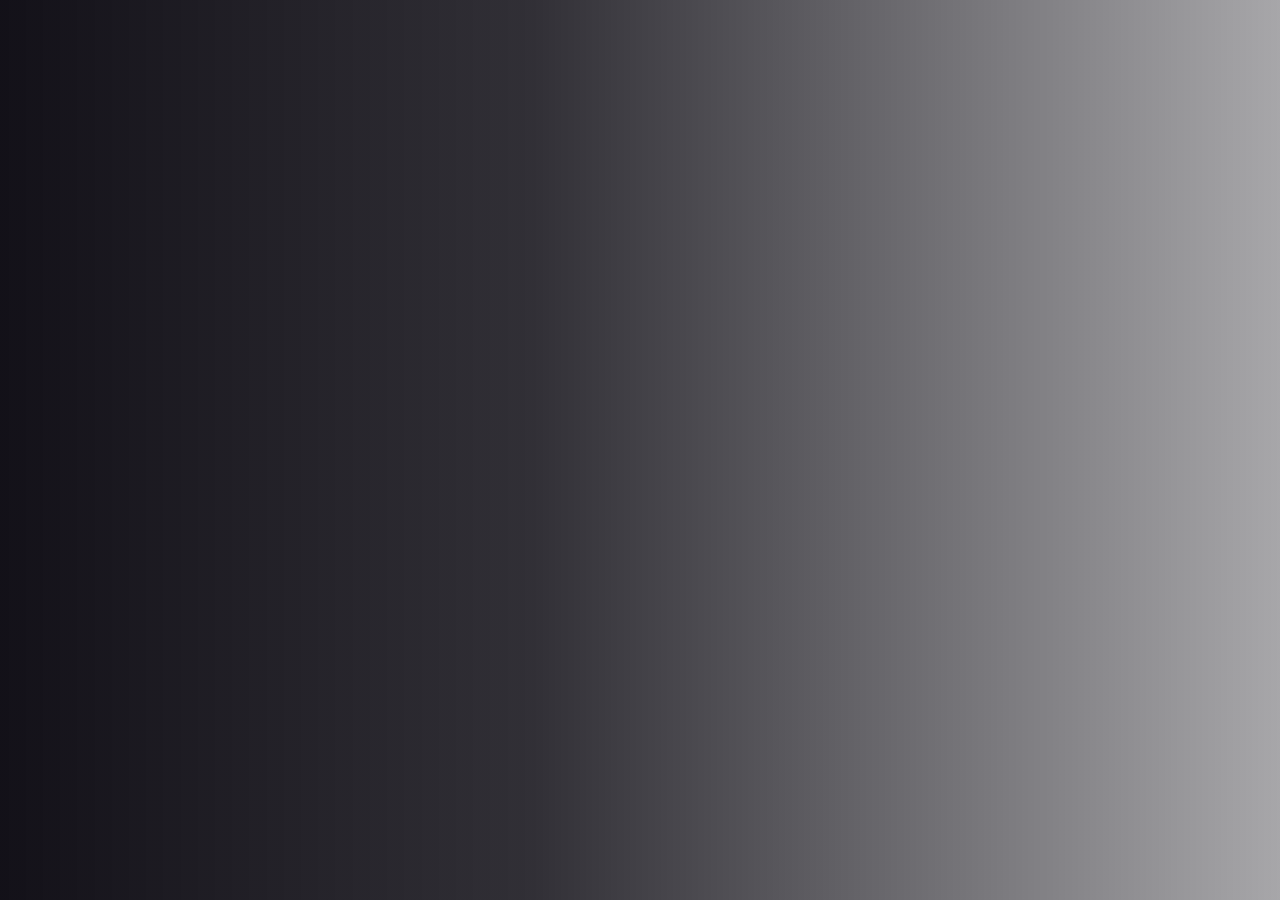
<file: gamehub/app/menu.html>
<!doctype html>
<html lang="pt-BR">
<head>
<meta charset="utf-8">
<meta name="viewport" content="width=device-width, initial-scale=1">
<title>Menu do jogo</title>
<link rel="stylesheet" href="common.css">
<style>
html,body{background:transparent}
.shade{position:fixed;top:0;right:0;bottom:0;left:0;background:linear-gradient(90deg,rgba(4,2,10,.94) 0,rgba(4,2,10,.82) 40rem,rgba(4,2,10,.35) 100%)}
.panel{position:fixed;left:0;top:0;bottom:0;width:42rem;padding:3.2rem 3rem;display:flex;flex-direction:column;gap:1.4rem}
.head{display:flex;align-items:center;gap:1rem}
.head svg{width:3.2rem;height:3.2rem;flex:none}
.head .t{min-width:0}
.head .t b{display:block;font-size:1.65rem;font-weight:800;line-height:1.15;max-height:3.9rem;overflow:hidden}
.head .t small{font-size:1.05rem;letter-spacing:.2em;text-transform:uppercase;font-weight:700}
.msg{padding:1.2rem 1.4rem;border-radius:1rem;background:rgba(255,210,122,.1);border:1px solid rgba(255,210,122,.3)}
.msg b{display:block;font-size:1.35rem;color:#ffd27a}
.msg span{font-size:1.15rem;color:var(--dim)}
.scroll{flex:1;overflow-y:auto}
.slots{display:grid;grid-template-columns:1fr 1fr;gap:1rem}
.slot{border-radius:1rem;overflow:hidden;background:var(--glass);border:1px solid var(--line);display:flex;flex-direction:column}
.slot .pic{aspect-ratio:4/3;background:#000;display:flex;align-items:center;justify-content:center;color:var(--mute);font-size:1.1rem}
.slot .pic img{width:100%;height:100%;object-fit:cover;image-rendering:pixelated}
.slot .lb{padding:.7rem 1rem;font-size:1.1rem;display:flex;justify-content:space-between;gap:.5rem}
.slot .lb small{color:var(--mute)}
.hint{font-size:1.05rem;color:var(--mute);line-height:1.5}
.hide{display:none}
/* Celular: o menu ocupa a tela (em pé) ou a metade esquerda (deitado). */
html.mobile .shade{background:rgba(4,2,10,.9)}
html.mobile .panel{width:100%;max-width:30rem;padding:1.2rem 1rem;gap:1rem}
html.mobile .head svg{width:2.2rem;height:2.2rem}
html.mobile .head .t b{font-size:1.15rem;max-height:2.8rem}
html.mobile .head .t small{font-size:.72rem}
html.mobile .msg b{font-size:1.05rem}
html.mobile .msg span,html.mobile .hint{font-size:.85rem}
html.mobile .slot .lb{font-size:.85rem}
/* Em pé o painel cobre a tela toda e não sobra fundo para tocar e fechar: o botão no topo fecha o
   menu (ou volta, num submenu). Deitado nada muda. */
.head .x{display:none}
@media (orientation:portrait){
  html.mobile .head .t{flex:1}
  html.mobile .head .x{display:flex;flex:none;align-items:center;justify-content:center;width:2.9rem;height:2.9rem;padding:0;border-radius:50%;
    border:1px solid var(--line);background:var(--glass);color:inherit;font:inherit;cursor:pointer}
  html.mobile .head .x svg{width:1.4rem;height:1.4rem}
  html.mobile .panel{padding-bottom:0}
  html.mobile .scroll{min-height:0;padding-bottom:1.2rem}
}
</style>
</head>
<body>
<div class="shade"></div>
<div class="panel" id="panel"></div>
<script src="common.js"></script>
<script>
'use strict';
const M = window.Menu || (window.parent !== window && window.parent.OnixMenu) || null;   // TV: ponte Java; PC: o game.js
let INFO = {}, view = 'main', reason = '';
function call(name, ...args) { try { return M ? M[name](...args) : null; } catch (e) { return null; } }
function json(s, def) { try { return s ? JSON.parse(s) : def; } catch (_) { return def; } }

function refreshInfo() {
  INFO = json(call('info'), INFO);
  LANG = INFO.lang === 'es' ? 'es' : 'pt';
  applyUi(INFO.sounds !== false, INFO.motion !== false);
  setMobile(INFO.mobile);
  document.documentElement.classList.toggle('pc', !!INFO.pc);
}

function header() {
  const c = consoleOf(INFO.console);
  const x = h('button', { class: 'x', 'aria-label': stack.length ? t('Voltar') : t('Fechar') });
  x.innerHTML = stack.length ? BACK_SVG : CLOSE_SVG;
  x.addEventListener('click', e => { e.stopPropagation(); back(); });
  return h('div', { class: 'head' }, svg(MARK), h('div', { class: 't' },
    h('small', { style: { color: c.color }, text: t(c.name) }), h('b', { text: INFO.name || '' })), x);
}

const CLOSE_SVG = '<svg viewBox="0 0 24 24" fill="none" stroke="currentColor" stroke-width="2.2" stroke-linecap="round"><path d="M6 6l12 12M18 6L6 18"/></svg>';
const BACK_SVG = '<svg viewBox="0 0 24 24" fill="none" stroke="currentColor" stroke-width="2.2" stroke-linecap="round" stroke-linejoin="round"><path d="M15 5l-7 7 7 7"/></svg>';

function message() {
  if (reason === 'disconnected') return h('div', { class: 'msg' }, h('b', { text: t('O controle desconectou') }), h('span', { text: t('Reconecte o controle ou continue com outro.') }));
  if ((reason === 'error' || INFO.failed) && INFO.failReason === 'bios') return h('div', { class: 'msg' }, h('b', { text: t('Falta a BIOS do PlayStation 2') }), h('span', { text: t('O PS2 precisa da BIOS do seu próprio console (um arquivo .bin de uns 4 MB). Mande ela pelo Adicionar jogos, como um jogo, e abra este de novo.') }));
  if ((reason === 'error' || INFO.failed) && INFO.failReason === 'system') return h('div', { class: 'msg' }, h('b', { text: t('Não deu para baixar os arquivos do emulador') }), h('span', { text: t('Na primeira vez, este console baixa alguns arquivos do emulador (uns 10 MB). Confira a internet e abra o jogo de novo.') }));
  if (reason === 'error' || INFO.failed) return h('div', { class: 'msg' }, h('b', { text: t('Não deu para abrir este jogo') }), h('span', { text: INFO.console === 'arcade' ? t('Ele pode precisar de outro .zip na mesma pasta: o do jogo principal (nas variações) ou o da BIOS, como neogeo.zip. Mande esse arquivo também.') : t('O arquivo pode estar corrompido ou ser de outra versão do console.') }));
  return null;
}

function item(ic, label, act, val, extra) {
  const b = h('button', { class: 'f item' + (extra && extra.on ? ' on' : '') }, ic ? icon(ic) : null, h('span', { class: 'grow' }, label, extra && extra.sub ? h('span', { class: 'sub', text: extra.sub }) : null), val != null ? h('span', { class: 'val', text: val }) : null);
  b._act = act;
  return b;
}

function draw(focusIndex) {
  const p = $('#panel');
  const body = h('div', { class: 'scroll' });
  p.replaceChildren(...[header(), message(), body].filter(Boolean));
  if (view === 'main') body.append(mainList());
  else if (view === 'save' || view === 'load') body.append(slotsView(view));
  else if (view === 'image') body.append(imageList());
  else if (view === 'core') body.append(h('p', { class: 'hint', text: t('Carregando…') }));
  else if (view === 'cheats') body.append(cheatsList());
  else if (view === 'pads') body.append(padsList());
  else if (view === 'phonePad') body.append(phonePadView());
  else if (view === 'buttons') body.append(buttonsList());
  const list = $$('.f', p);
  focus(list[Math.min(list.length - 1, Math.max(0, focusIndex || 0))] || list[0]);
}

function mainList() {
  const list = h('div', { class: 'list' });
  if (INFO.failed) {
    list.append(item('exit', t('Sair do jogo'), () => call('quit')));
    return list;
  }
  list.append(item('play', t('Continuar'), () => call('resume')));
  list.append(item('save', t('Salvar estado'), () => go('save')));
  list.append(item('load', t('Carregar estado'), () => go('load')));
  const ff = item('ff', t('Avançar rápido'), null, INFO.ff ? t('Ligado') : t('Desligado'), { on: INFO.ff });
  ff._act = () => { INFO.ff = !INFO.ff; call('setFastForward', INFO.ff); call('resume'); };
  list.append(ff);
  if (INFO.pc) {
    const on = !!(INFO.settings || {}).gameFullscreen;
    const full = item('full', t('Tela cheia ao jogar'), null, on ? t('Ligado') : t('Desligado'), { on });
    full._act = () => { call('setGameFullscreen', !on); refreshInfo(); draw(focusedIndex()); };
    list.append(full);
  }
  if (!INFO.kids) {
    list.append(item('img', t('Imagem'), () => go('image'), null, { sub: t('Vale só para este jogo.') }));
    list.append(item('sliders', t('Opções do emulador'), () => { go('core'); call('coreOptions'); }));
    list.append(item('code', t('Trapaças'), () => go('cheats')));
    list.append(item('pad', t('Atribuir botões'), () => go('buttons'), null, { sub: t('Vale só para este jogo.') }));
    if (INFO.console === 'wii') {
      // Wii Remote + Nunchuk ou Classic Controller: cada jogo pede um (o botão ⇄ da tela faz o mesmo).
      const cc = (INFO.settings || {}).wiiPad === 'classic';
      const wii = item('pad', t('Controle do Wii'), null, cc ? 'Classic Controller' : 'Wii Remote + Nunchuk', { sub: t('Vale só para este jogo.') });
      wii._act = () => { call('setConfig', 'game:' + INFO.id, 'wiiPad', JSON.stringify(cc ? 'nunchuk' : 'classic')); refreshInfo(); draw(focusedIndex()); };
      list.append(wii);
    }
    if (INFO.mobile) list.append(item('sliders', t('Controles na tela'), () => call('editTouch'), null, { sub: t('Arraste os botões e mude o tamanho.') }));
  }
  list.append(item('pad', t('Controles'), () => go('pads'), String((INFO.gamepads || []).length || t('Sem controle'))));
  list.append(item('reset', t('Reiniciar o jogo'), () => ask(t('Reiniciar o jogo') + '?', t('O que não foi salvo no jogo desde o último save se perde.'),
    [[t('Reiniciar'), () => call('reset'), 'danger'], [t('Cancelar')]])));
  list.append(item('exit', t('Sair do jogo'), () => call('quit')));
  list.append(h('p', { class: 'hint', style: { marginTop: '1rem' }, text: INFO.console === 'ps1' ? t('Select + Start: este menu') : t('Segure R2: acelera · Segure L2: rebobina · Select + Start: este menu') }));
  return list;
}

let stack = [];
function go(v) { stack.push([view, focusedIndex()]); view = v; draw(0); }
function focusedIndex() { return Math.max(0, $$('.f', $('#panel')).indexOf(focused)); }
onBack = () => {
  if (stack.length) { const [v, i] = stack.pop(); view = v; draw(i); return; }
  if (INFO.failed) { call('quit'); return; }
  call('resume');
};

function slotsView(kind) {
  const grid = h('div', { class: 'slots' });
  const states = INFO.states || [];
  const slots = kind === 'save' ? ['1', '2', '3', '4'] : ['auto', '1', '2', '3', '4'];
  for (const s of slots) {
    const st = states.find(x => x.slot === s) || { slot: s };
    if (kind === 'load' && !st.time) continue;
    const pic = h('div', { class: 'pic' });
    if (st.shot) pic.append(h('img', { src: 'shot/' + INFO.profile + '/' + INFO.id + '/' + s + '.jpg?t=' + st.time, alt: '' }));
    else pic.textContent = st.time ? '' : t('Vazio');
    const label = s === 'auto' ? t('Onde parou') : t('Espaço {n}', { n: s });
    const b = h('button', { class: 'f slot' }, pic, h('div', { class: 'lb' }, h('span', { text: label }), h('small', { text: st.time ? ago(st.time) : '' })));
    b._act = () => {
      if (kind === 'save') call('saveState', s);
      else call('loadState', s);
    };
    grid.append(b);
  }
  if (!grid.children.length) return h('p', { class: 'hint', text: t('Vazio') });
  return h('div', null, h('h2', { style: { fontSize: '1.6rem', margin: '0 0 1rem' }, text: kind === 'save' ? t('Salvar estado') : t('Carregar estado') }), grid);
}

/* Imagem deste jogo: filtro, tamanho e proporção (ficam guardados só para ele). */
const IMG = {
  filter: [t('Filtro'), [['sharp', 'Nítido'], ['pixel', 'Pixel puro'], ['smooth', 'Suave'], ['crt', 'CRT (TV antiga)'], ['lcd', 'LCD (portátil)']]],
  scale: [t('Tamanho'), [['fit', 'Ajustar à tela'], ['integer', 'Pixel perfeito'], ['stretch', 'Esticar']]],
  aspect: [t('Proporção'), [['core', 'Original'], ['4:3', '4:3'], ['pixel', 'Pixel quadrado'], ['16:9', '16:9']]],
};
function imageList() {
  const list = h('div', { class: 'list' });
  const eff = INFO.settings || {};
  for (const key of Object.keys(IMG)) {
    const [label, choices] = IMG[key];
    const cur = eff[key];
    const c = choices.find(x => x[0] === cur);
    const row = item(null, t(label), null, null);
    row.append(h('span', { class: 'val' }, h('span', { text: c ? t(c[1]) : cur }), h('span', { class: 'arrows' }, icon('lr'))));
    const set = v => { call('setConfig', 'game:' + INFO.id, key, JSON.stringify(v)); refreshInfo(); draw(focusedIndex()); };
    const i = () => Math.max(0, choices.findIndex(x => x[0] === (INFO.settings || {})[key]));
    row._left = () => set(choices[(i() + choices.length - 1) % choices.length][0]);
    row._right = () => set(choices[(i() + 1) % choices.length][0]);
    row._act = () => picker(t(label), choices.map(x => ({ value: x[0], label: t(x[1]) })), cur, set);
    list.append(row);
  }
  // iPhone: em pé e deitado guardam cada um o seu (o game.js separa).
  list.append(h('p', { class: 'hint', text: INFO.upright === undefined ? t('Vale só para este jogo.')
    : INFO.upright ? t('Vale só para este jogo, com o celular em pé.') : t('Vale só para este jogo, com o celular deitado.') }));
  return list;
}

/* Atribuir botões: escolhe o botão do console e aperta, no controle, o botão que vai fazer aquilo.
   Fica guardado só para este jogo (por cima do que estiver em Configurações → Controles). */
let KEYNAMES = {};
try { KEYNAMES = JSON.parse(localStorage.getItem('keynames') || '{}'); } catch (_) { }
function buttonsList() {
  const list = h('div', { class: 'list' });
  const remap = (INFO.settings || {}).remap || {};
  const pad = INFO.console === 'wii' && (INFO.settings || {}).wiiPad === 'classic' ? 'wiicc' : INFO.console;
  for (const [rid, name] of BUTTONS[pad] || []) {
    const keys = Object.keys(remap).filter(k => remap[k] === rid);
    const row = item(null, t(name), () => captureButton(rid, name), keys.length ? keys.map(k => KEYNAMES[k] || ('#' + k)).join(', ') : t('Padrão'), { on: keys.length > 0 });
    list.append(row);
  }
  list.append(item('reset', t('Restaurar padrão'), () => { call('setConfig', 'game:' + INFO.id, 'remap', null); refreshInfo(); draw(focusedIndex()); }));
  list.append(h('p', { class: 'hint', text: t('OK num botão do console e aperte, no controle, o botão que vai fazer aquilo. Vale só para este jogo.') }));
  return list;
}
function captureButton(rid, name) {
  const back = focusedIndex();
  openLayer(h('div', { class: 'layer' }, h('div', { class: 'sheet' }, h('h2', { text: name }), h('p', { text: t('Aperte o botão no controle…') }),
    h('button', { class: 'f btn', text: t('Cancelar'), act: closeLayer }))), { onClose: () => { handlers.key = null; call('captureKey', false); } });
  handlers.key = k => {
    handlers.key = null;
    KEYNAMES[k.code] = k.name;
    try { localStorage.setItem('keynames', JSON.stringify(KEYNAMES)); } catch (_) { }
    call('setConfig', 'game:' + INFO.id, 'remap.' + k.code, String(rid));
    closeLayer(); refreshInfo(); draw(back);
  };
  call('captureKey', true);
}

/* Opções do emulador (do próprio núcleo), guardadas para este jogo. */
let CORE = null;
handlers.options = o => { CORE = o; if (view === 'core') { const p = $('.scroll'); if (p) { p.replaceChildren(coreList()); ensureFocus(); } } };
function coreList() {
  const list = h('div', { class: 'list' });
  const opts = ((CORE || {}).options || []).filter(o => o.visible !== false && o.values && o.values.length > 1);
  if (!opts.length) { list.append(h('p', { class: 'hint', text: t('Este emulador não tem opções extras.') })); return list; }
  const cats = {};
  for (const [k, d] of (CORE.categories || [])) cats[k] = d;
  let last = null;
  for (const o of opts) {
    if (o.category && o.category !== last && cats[o.category]) { list.append(h('div', { class: 'sep', text: cats[o.category] })); last = o.category; }
    const label = v => { const x = o.values.find(p => p[0] === v); return optLabel(v, x ? x[1] : v); };
    const row = h('button', { class: 'f item' }, h('span', { class: 'grow' }, o.desc), h('span', { class: 'val' }, h('span', { text: label(o.value) }), h('span', { class: 'arrows' }, icon('lr'))));
    const set = v => {
      call('setConfig', 'game:' + INFO.id, 'core.' + o.key, JSON.stringify(v));
      o.value = v;
      row.querySelector('.val span').textContent = label(v);
    };
    const i = () => Math.max(0, o.values.findIndex(p => p[0] === o.value));
    row._left = () => set(o.values[(i() + o.values.length - 1) % o.values.length][0]);
    row._right = () => set(o.values[(i() + 1) % o.values.length][0]);
    row._act = () => picker(o.desc, o.values.map(p => ({ value: p[0], label: optLabel(p[0], p[1]) })), o.value, set);
    list.append(row);
  }
  list.append(h('p', { class: 'hint', text: t('Vale só para este jogo.') }));
  return list;
}

function cheatsList() {
  const list = h('div', { class: 'list' });
  const cheats = json(call('cheats'), []);
  if (!cheats.length) list.append(h('p', { class: 'hint', text: t('Nenhum código ainda.') }), h('p', { class: 'hint', text: t('Os códigos (Game Genie, Action Replay, GameShark…) ligam e desligam na hora, pelo menu do jogo.') }));
  cheats.forEach((c, i) => {
    const row = item('code', c.desc || c.code, null, c.on ? t('Ligado') : t('Desligado'), { on: c.on, sub: c.desc ? c.code : null });
    row._act = () => { c.on = !c.on; call('setCheats', JSON.stringify(cheats)); draw(i); };
    list.append(row);
  });
  const add = item('plus', t('Adicionar código'), () => {
    const code = h('input', { placeholder: t('Código'), maxlength: 200 });
    const desc = h('input', { placeholder: t('Descrição (opcional)'), maxlength: 80 });
    for (const x of [code, desc]) Object.assign(x.style, { fontSize: '1.4rem', padding: '.9rem 1.2rem', borderRadius: '1rem', border: '1px solid var(--line)', background: 'rgba(255,255,255,.06)', width: '100%' });
    openLayer(h('div', { class: 'layer' }, h('div', { class: 'sheet' }, h('h2', { text: t('Novo código') }),
      h('button', { class: 'f item', act: () => code.focus() }, code), h('button', { class: 'f item', act: () => desc.focus() }, desc),
      h('div', { style: { display: 'flex', gap: '1rem' } },
        h('button', { class: 'f btn primary', text: t('Salvar'), act: () => {
          if (!code.value.trim()) return;
          cheats.push({ code: code.value.trim(), desc: desc.value.trim(), on: true });
          call('setCheats', JSON.stringify(cheats)); closeLayer(); draw(cheats.length - 1);
        } }), h('button', { class: 'f btn', text: t('Cancelar'), act: closeLayer })))));
  });
  list.append(add);
  return list;
}

function padsList() {
  const list = h('div', { class: 'list' });
  const pads = INFO.gamepads || [];
  if (!pads.length) list.append(h('div', { class: 'item' }, icon('pad'), h('span', { class: 'grow', text: t('Nenhum controle conectado') })));
  pads.forEach((p, i) => list.append(h('div', { class: 'item' }, icon('pad'), h('span', { class: 'grow', text: p.name }), h('span', { class: 'val', text: p.player ? t('Controle {n}', { n: p.player }) : t('Automático') }))));
  if (INFO.gamepadUrl) {
    const clients = INFO.gamepadClients || 0;
    const sub = clients > 0 ? (clients === 1 ? t('1 celular conectado') : t('{n} celulares conectados', { n: clients })) : t('Jogue pelo navegador do celular sem instalar nada');
    list.append(item('phone', t('Usar celular como controle'), () => go('phonePad'), clients > 0 ? 'P' + clients : t('Abrir QR'), { sub }));
  }
  list.append(item('bt', t('Conectar controle Bluetooth'), () => call('openBluetooth')));
  return list;
}

function phonePadView() {
  const box = h('div', { style: { display: 'flex', flexDirection: 'column', gap: '1.2rem', alignItems: 'center', textAlign: 'center', padding: '1rem 0' } });
  const url = INFO.gamepadUrl || '';
  if (url) {
    const qrWrapper = h('div', { style: { background: '#fff', padding: '1.2rem', borderRadius: '1.2rem', display: 'inline-block', boxShadow: '0 8px 24px rgba(0,0,0,.4)' } });
    const qr = qrSvg(url);
    if (qr) {
      qr.setAttribute('width', '180');
      qr.setAttribute('height', '180');
      qrWrapper.append(qr);
    }
    box.append(qrWrapper);
    box.append(h('div', { style: { fontSize: '1.5rem', fontWeight: '800', color: '#3de1ff', letterSpacing: '.04em' }, text: url }));
    const clients = INFO.gamepadClients || 0;
    const statusText = clients > 0
      ? (clients === 1 ? t('🎮 1 celular conectado jogando!') : t('🎮 {n} celulares conectados!', { n: clients }))
      : t('Aponte a câmera do celular para o QR code ou digite o link no navegador.');
    box.append(h('p', { class: 'hint', style: { maxWidth: '34rem', fontSize: '1.2rem', color: clients > 0 ? '#4ade80' : 'var(--dim)' }, text: statusText }));
    const ip = url.replace(/^https?:\/\//, '').replace(/[:/].*$/, '');
    box.append(h('p', { class: 'hint', style: { maxWidth: '34rem', fontSize: '1.05rem', color: 'var(--dim)', marginTop: '-.4rem' }, text: t('Sem câmera? No Safari, abra projectgems.github.io/onix/controle e digite {ip}.', { ip }) }));
  } else {
    box.append(h('p', { class: 'hint', text: t('Não foi possível iniciar o controle web.') }));
  }
  const backBtn = h('button', { class: 'f btn primary', style: { minWidth: '16rem', marginTop: '.8rem' }, text: t('Voltar aos controles') });
  backBtn._act = () => onBack();
  box.append(backBtn);
  return box;
}

/* ---------------- Eventos ---------------- */
handlers.open = r => {
  reason = r || '';
  refreshInfo();
  stack = []; view = 'main';
  closeAllLayers();
  draw(0);
};
handlers.saved = r => {
  INFO.states = r.states || INFO.states;
  toast(r.ok ? t('Estado salvo no espaço {n}', { n: r.slot }) : t('Não deu para salvar o estado.'));
  if (r.ok) { stack = []; view = 'main'; call('resume'); }
  else draw(focusedIndex());
};
handlers.loaded = r => { if (!r.ok) toast(t('Não deu para carregar o estado.')); };
handlers.gamepads = list => {
  INFO.gamepads = list;
  if (reason === 'disconnected' && list.length) reason = '';
  if (!layers.length) draw(focusedIndex());
};
handlers.gamepadClients = r => {
  try {
    const o = typeof r === 'string' ? JSON.parse(r) : r;
    INFO.gamepadClients = o.count;
    if (view === 'pads' || view === 'phonePad') draw(focusedIndex());
  } catch (_) {}
};
handlers.back = () => back();
// Mouse: clicar fora do painel (em cima do jogo) volta, como Voltar.
$('.shade').addEventListener('click', () => { if (!layers.length) back(); });
refreshInfo();
</script>
</body>
</html>
</file>
<file: style.css>
/* Project Gems: o visual do Onix (vidro escuro e espacial) para o site dos projetos.
   Cada gema tem a sua cor (--gem); o resto é igual em todas as páginas. */
:root {
  --bg: #07040f;
  --ink: #f4f1ff;
  --dim: rgba(236, 230, 255, .72);
  --mute: rgba(236, 230, 255, .5);
  --glass: rgba(255, 255, 255, .055);
  --glass-hi: rgba(255, 255, 255, .09);
  --line: rgba(255, 255, 255, .12);
  --pink: #ff4fa3;
  --cyan: #3de1ff;
  --grad: linear-gradient(90deg, var(--pink), var(--cyan));
  --gem: #fff;
  --r: 1.4rem;
  color-scheme: dark;
}
* { box-sizing: border-box; }
html { scroll-behavior: smooth; background: var(--bg); }
body {
  margin: 0; min-height: 100vh; color: var(--ink); line-height: 1.55; overflow-x: hidden;
  font-family: system-ui, -apple-system, "Segoe UI", Roboto, "Google Sans", Arial, sans-serif;
}
/* O céu fica numa camada fixa própria: com background-attachment: fixed, o navegador redesenhava
   o fundo inteiro a cada rolagem (pesado no celular). */
body::after {
  content: ""; position: fixed; inset: 0; z-index: -2; pointer-events: none;
  background:
    radial-gradient(1px 1px at 12% 18%, #fff8, transparent), radial-gradient(1px 1px at 72% 12%, #fff6, transparent),
    radial-gradient(1.5px 1.5px at 40% 64%, #fff5, transparent), radial-gradient(1px 1px at 88% 78%, #fff7, transparent),
    radial-gradient(1px 1px at 22% 86%, #fff5, transparent), radial-gradient(1.5px 1.5px at 58% 34%, #fff4, transparent),
    linear-gradient(170deg, #150c2e 0%, #0a0618 45%, #05030b 100%);
}
/* Aurora no fundo. Só se mexe em telas grandes com mouse; no celular fica parada (poupa bateria
   e deixa a rolagem lisa). Some com "reduzir movimento" do sistema. */
body::before {
  content: ""; position: fixed; inset: -20%; z-index: -1; pointer-events: none;
  background: radial-gradient(38% 32% at 18% 22%, rgba(255, 79, 163, .14), transparent 70%),
    radial-gradient(42% 36% at 82% 70%, rgba(61, 225, 255, .11), transparent 70%);
}
@media (min-width: 861px) and (hover: hover) {
  body::before { animation: aurora 28s ease-in-out infinite alternate; will-change: transform; }
}
@keyframes aurora { 50% { transform: translate(4%, -3%) rotate(3deg); } 100% { transform: translate(-3%, 4%) rotate(-2deg); } }
a { color: inherit; }
img { max-width: 100%; height: auto; display: block; }
.wrap { width: min(1180px, 100% - 2.4rem); margin: 0 auto; }

/* Topo */
.top { position: sticky; top: 0; z-index: 10; backdrop-filter: blur(14px); -webkit-backdrop-filter: blur(14px);
  background: rgba(7, 4, 15, .62); border-bottom: 1px solid var(--line); }
.top .wrap { display: flex; align-items: center; gap: 1rem; height: 4.2rem; }
.brand { display: flex; align-items: center; gap: .7rem; text-decoration: none; font-weight: 800; letter-spacing: .18em; font-size: .95rem; white-space: nowrap; }
.brand img { width: 2rem; height: 2rem; }
.brand small { font-weight: 500; letter-spacing: .04em; color: var(--mute); font-size: .78rem; }
.nav { margin-left: auto; display: flex; gap: .3rem; overflow-x: auto; scrollbar-width: none; }
.nav::-webkit-scrollbar { display: none; }
.nav a { text-decoration: none; color: var(--dim); padding: .45rem .85rem; border-radius: 999px; font-size: .92rem; white-space: nowrap; transition: background .2s, color .2s; }
.nav a:hover, .nav a.cur { background: var(--glass-hi); color: var(--ink); }

/* Botões e etiquetas */
.btn { display: inline-flex; align-items: center; gap: .55rem; padding: .85rem 1.35rem; border-radius: 999px; font-weight: 700; font-size: 1rem;
  text-decoration: none; border: 1px solid var(--line); background: var(--glass); color: var(--ink); cursor: pointer;
  transition: transform .25s cubic-bezier(.2, .9, .3, 1.3), background .2s, box-shadow .25s; }
.btn:hover { transform: translateY(-2px); background: var(--glass-hi); }
.btn.primary { background: var(--grad); color: #14082c; border: 0; box-shadow: 0 .6rem 1.8rem rgba(255, 79, 163, .25); }
.btn.primary:hover { box-shadow: 0 .8rem 2.4rem rgba(61, 225, 255, .3); }
.btn svg { width: 1.15rem; height: 1.15rem; flex: none; }
.btn .sz { font-weight: 500; opacity: .75; font-size: .85rem; }
.chips { display: flex; flex-wrap: wrap; gap: .5rem; }
.chip { display: inline-flex; align-items: center; gap: .4rem; padding: .3rem .75rem; border-radius: 999px; font-size: .82rem; font-weight: 600;
  border: 1px solid var(--line); background: var(--glass); color: var(--dim); }
.chip.lock { color: #ffd27a; border-color: rgba(255, 210, 122, .35); background: rgba(255, 210, 122, .08); }

/* Cartões de vidro */
.glass { background: var(--glass); border: 1px solid var(--line); border-radius: var(--r); box-shadow: inset 0 1px 0 rgba(255, 255, 255, .08); }

/* Apresentação */
.hero { padding: 6rem 0 4rem; text-align: center; }
.hero h1 { font-size: clamp(2.6rem, 7vw, 4.6rem); line-height: 1.02; margin: 1.2rem 0 1rem; letter-spacing: -.02em; }
.hero h1 b { background: var(--grad); -webkit-background-clip: text; background-clip: text; color: transparent; }
.hero p { font-size: clamp(1.05rem, 2.2vw, 1.3rem); color: var(--dim); max-width: 44rem; margin: 0 auto 2rem; }
.hero .acts { display: flex; flex-wrap: wrap; gap: .8rem; justify-content: center; }
.orbit { position: relative; width: 15rem; height: 15rem; margin: 0 auto; }
.orbit::before { content: ""; position: absolute; inset: 1.5rem; border-radius: 50%; border: 1px dashed rgba(255, 255, 255, .16); }
/* No meio da órbita, a logo do Project Gems (um buraco negro com uma gema no centro), pulsando de leve. */
.orbit .core { position: absolute; inset: 3.4rem; display: grid; place-items: center; border-radius: 50%; }
.orbit .core img { width: 6.6rem; height: 6.6rem; max-width: none; animation: pulse 6s ease-in-out infinite alternate; }
@keyframes pulse { to { transform: scale(1.05) rotate(-2deg); filter: brightness(1.12); } }
.orbit .ring { position: absolute; inset: 0; animation: spin 26s linear infinite; }
.orbit .ring img { position: absolute; width: 2.6rem; height: 2.6rem; animation: spin 26s linear infinite reverse; }
/* Seis planetinhas espaçados por igual na volta (a cada 60°), com o centro a 1,5rem da borda. */
.orbit .ring img:nth-child(1) { left: calc(50% + 0.000 * (50% - 1.5rem) - 1.3rem); top: calc(50% - 1.000 * (50% - 1.5rem) - 1.3rem); }
.orbit .ring img:nth-child(2) { left: calc(50% + 0.866 * (50% - 1.5rem) - 1.3rem); top: calc(50% - 0.500 * (50% - 1.5rem) - 1.3rem); }
.orbit .ring img:nth-child(3) { left: calc(50% + 0.866 * (50% - 1.5rem) - 1.3rem); top: calc(50% + 0.500 * (50% - 1.5rem) - 1.3rem); }
.orbit .ring img:nth-child(4) { left: calc(50% + 0.000 * (50% - 1.5rem) - 1.3rem); top: calc(50% + 1.000 * (50% - 1.5rem) - 1.3rem); }
.orbit .ring img:nth-child(5) { left: calc(50% - 0.866 * (50% - 1.5rem) - 1.3rem); top: calc(50% + 0.500 * (50% - 1.5rem) - 1.3rem); }
.orbit .ring img:nth-child(6) { left: calc(50% - 0.866 * (50% - 1.5rem) - 1.3rem); top: calc(50% - 0.500 * (50% - 1.5rem) - 1.3rem); }
@keyframes spin { to { transform: rotate(360deg); } }

/* Uma seção por projeto */
.gem { padding: 4.5rem 0; scroll-margin-top: 4.2rem; }
.gem .grid { display: grid; grid-template-columns: 1.05fr 1fr; gap: 3rem; align-items: center; }
.gem.flip .grid > :first-child { order: 2; }
.gem .kicker { display: flex; align-items: center; gap: .8rem; font-size: .82rem; letter-spacing: .24em; text-transform: uppercase; font-weight: 800; color: var(--gem); }
.gem .kicker img { width: 2.8rem; height: 2.8rem; }
.gem h2 { font-size: clamp(2rem, 4.4vw, 3rem); margin: .8rem 0 .7rem; line-height: 1.08; }
.gem .lead { font-size: 1.12rem; color: var(--dim); margin: 0 0 1.2rem; }
.gem ul { margin: 0 0 1.6rem; padding: 0; list-style: none; display: grid; gap: .55rem; }
.gem li { position: relative; padding-left: 1.4rem; color: var(--dim); }
.gem li::before { content: ""; position: absolute; left: 0; top: .62em; width: .5rem; height: .5rem; border-radius: 2px; transform: rotate(45deg); background: var(--gem); }
.gem li b { color: var(--ink); }
.gem .acts { display: flex; flex-wrap: wrap; gap: .7rem; margin-top: 1.3rem; }
.gem .chips { margin: 0 0 1.3rem; }
.shot { position: relative; border-radius: var(--r); overflow: hidden; border: 1px solid var(--line); box-shadow: 0 2rem 4rem rgba(0, 0, 0, .55); transition: transform .5s cubic-bezier(.2, .8, .2, 1); }
.shot:hover { transform: translateY(-.4rem) scale(1.01); }
.shot::after { content: ""; position: absolute; inset: 0; background: linear-gradient(115deg, transparent 40%, rgba(255, 255, 255, .12) 50%, transparent 60%); transform: translateX(-120%); }
.shot:hover::after { animation: shine 1s ease; }
@keyframes shine { to { transform: translateX(120%); } }
.stack { position: relative; }
.stack .shot + .shot { position: absolute; width: 58%; right: -1.2rem; bottom: -2.2rem; }
.locked { display: grid; place-items: center; aspect-ratio: 16 / 10; border-radius: var(--r); text-align: center; padding: 2rem;
  background: radial-gradient(60% 60% at 50% 40%, var(--glow, rgba(159, 227, 255, .16)), transparent 70%), var(--glass); border: 1px dashed rgba(255, 255, 255, .2); }
.locked img { width: 7rem; height: 7rem; margin: 0 auto 1rem; animation: float 5s ease-in-out infinite; }
.locked b { font-size: 1.3rem; }
.locked span { color: var(--mute); display: block; margin-top: .4rem; }
@keyframes float { 50% { transform: translateY(-.6rem) rotate(3deg); } }
/* Emerald na página inicial: dois prints de celular, o segundo mais baixo. */
.em-duo { display: flex; justify-content: center; align-items: flex-start; gap: 1.2rem; }
.em-duo .shot { width: min(14rem, 42%); border-radius: 1.8rem; border: .4rem solid #0b100d; }
.em-duo .shot + .shot { margin-top: 3rem; }
/* Próximo projeto (Quartz Academy): botão no degradê branco e azul do cristal. */
.proximo .btn.primary { background: linear-gradient(100deg, #ffffff, #b9cdff 45%, #5d8bff); color: #060a18; box-shadow: 0 .6rem 1.8rem rgba(93, 139, 255, .28); }
.sep { height: 1px; background: linear-gradient(90deg, transparent, var(--line), transparent); }

/* Rodapé */
.foot { padding: 3rem 0 4rem; color: var(--mute); text-align: center; font-size: .92rem; }
.foot a { color: var(--dim); }

/* Entrar suave ao rolar */
.reveal { opacity: 0; transform: translateY(1.6rem); transition: opacity .8s ease, transform .8s cubic-bezier(.2, .8, .2, 1); }
.reveal.on { opacity: 1; transform: none; }

/* Páginas de cada gema (central de downloads): um cartão por aparelho; o deste aparelho vem
   primeiro e destacado. */
.page-hero { padding: 4.5rem 0 2.5rem; text-align: center; }
.page-hero img.logo { width: 6rem; height: 6rem; margin: 0 auto; image-rendering: pixelated; animation: float 5s ease-in-out infinite; }
.page-hero h1 { font-size: clamp(2.3rem, 6vw, 3.8rem); margin: 1rem 0 .6rem; line-height: 1.05; }
.page-hero p { color: var(--dim); font-size: 1.15rem; max-width: 40rem; margin: 0 auto 1.2rem; }
.ver { display: inline-flex; gap: .5rem; align-items: center; }
.ask { text-align: center; font-size: 1.4rem; margin: 1.5rem 0 1.4rem; }
.devices { display: grid; grid-template-columns: repeat(3, minmax(0, 1fr)); gap: 1.2rem; align-items: start; }
.dev { min-width: 0; padding: 1.6rem; display: flex; flex-direction: column; gap: 1rem; position: relative; transition: transform .35s cubic-bezier(.2, .9, .3, 1.2), border-color .3s, box-shadow .3s; }
.dev:hover { transform: translateY(-.35rem); }
.dev.here { border-color: transparent; box-shadow: 0 1.4rem 3rem rgba(255, 79, 163, .18); background: linear-gradient(var(--bg), var(--bg)) padding-box, var(--grad) border-box; border: 2px solid transparent; }
.dev .badge { position: absolute; top: -.8rem; left: 1.4rem; padding: .25rem .8rem; border-radius: 999px; background: var(--grad); color: #14082c; font-weight: 800; font-size: .8rem; letter-spacing: .04em; }
.dev .ic { font-size: 2.6rem; line-height: 1; }
.dev h2 { margin: 0; font-size: 1.45rem; }
.dev .req { color: var(--mute); font-size: .92rem; margin: -.6rem 0 0; }
.dev .btn { justify-content: center; }
.dev ol { margin: 0; padding-left: 1.3rem; color: var(--dim); display: grid; gap: .45rem; font-size: .96rem; }
.dev ol b { color: var(--ink); }
.dev details { border-top: 1px solid var(--line); padding-top: .8rem; }
.dev summary { cursor: pointer; font-weight: 700; color: var(--dim); list-style: none; display: flex; align-items: center; gap: .5rem; }
.dev summary::-webkit-details-marker { display: none; }
.dev summary::before { content: "▸"; transition: transform .2s; }
.dev details[open] summary::before { transform: rotate(90deg); }
.dev details ol { margin-top: .8rem; }
.code { display: flex; gap: .5rem; align-items: center; margin-top: .4rem; }
.code code { flex: 1; min-width: 0; overflow-x: auto; white-space: nowrap; padding: .55rem .75rem; border-radius: .7rem; background: rgba(0, 0, 0, .35); border: 1px solid var(--line); font-size: .82rem; color: var(--ink); scrollbar-width: none; }
.code button { padding: .5rem .8rem; font-size: .85rem; }
.exp { margin-top: .2rem; }
.warn { margin: 2.2rem auto 0; padding: 1.1rem 1.4rem; max-width: 52rem; text-align: center; color: var(--dim); }
.feat { display: grid; grid-template-columns: repeat(4, 1fr); gap: 1rem; margin-top: 1.4rem; }
.feat .glass { padding: 1.2rem; }
.feat b { display: block; margin: .3rem 0; }
.feat span { color: var(--mute); font-size: .92rem; }
.feat i { font-style: normal; font-size: 1.6rem; }
.shots { display: grid; grid-template-columns: 1fr 1fr; gap: 1.2rem; margin-top: 1.4rem; }
h3.t { font-size: 1.6rem; margin: 3.5rem 0 0; text-align: center; }
.shots figure { margin: 0; }
.shots figcaption { margin-top: .7rem; color: var(--mute); font-size: .92rem; line-height: 1.45; }
.shots figcaption b { color: var(--ink); }
.all { text-align: center; margin-top: 2.6rem; }
@media (max-width: 960px) { .devices { grid-template-columns: minmax(0, 1fr); } .feat { grid-template-columns: 1fr 1fr; } }
@media (max-width: 560px) { .feat, .shots { grid-template-columns: 1fr; } }

@media (max-width: 860px) {
  .gem .grid { grid-template-columns: 1fr; gap: 2rem; }
  .gem.flip .grid > :first-child { order: 0; }
  .stack .shot + .shot { display: none; }
  .hero { padding: 4rem 0 2.5rem; }
  .brand small { display: none; }
}
/* Celular: topo em duas linhas (marca em cima, seções embaixo, todas à vista), sem o desfoque do
   vidro (pesado ao rolar), e botões na largura toda, fáceis de tocar. */
@media (max-width: 640px) {
  .top { backdrop-filter: none; -webkit-backdrop-filter: none; background: rgba(7, 4, 15, .94); }
  .top .wrap { flex-wrap: wrap; height: auto; padding: .6rem 0 .5rem; row-gap: .35rem; }
  .nav { margin-left: 0; width: 100%; justify-content: space-between; }
  .nav a { padding: .4rem .7rem; }
  .gem { padding: 3rem 0; scroll-margin-top: 6.2rem; }
  .hero { padding: 2.6rem 0 2.2rem; }
  .orbit { width: 12rem; height: 12rem; }
  .orbit .core { inset: 2.6rem; }
  .orbit .core img { width: 5.2rem; height: 5.2rem; }
  .hero .acts, .gem .acts { flex-direction: column; align-items: stretch; }
  .hero .acts .btn, .gem .acts .btn, .all .btn { justify-content: center; }
  .all { display: flex; flex-direction: column; gap: .7rem; }
  .gem .lead { font-size: 1.05rem; }
  .page-hero { padding: 2.8rem 0 1.6rem; }
  .dev { padding: 1.3rem; }
  .feat .glass { padding: 1rem; }
}
/* Nas páginas de cada projeto o topo tem só o link de volta: cabe numa linha. */
@media (max-width: 640px) {
  .top .wrap:has(.nav > a:only-child) { flex-wrap: nowrap; height: 3.6rem; padding: 0; }
  .top .wrap:has(.nav > a:only-child) .brand { letter-spacing: .12em; font-size: .88rem; gap: .5rem; }
  .top .nav:has(> a:only-child) { width: auto; margin-left: auto; }
  .top .nav:has(> a:only-child) a { padding: .4rem .55rem; }
}

/* Modal de escolha do Onix (App x Launcher) */
.modal-overlay {
  position: fixed; inset: 0; z-index: 100;
  background: rgba(4, 3, 10, .78);
  backdrop-filter: blur(14px); -webkit-backdrop-filter: blur(14px);
  display: grid; place-items: center; padding: 1.2rem;
  opacity: 0; visibility: hidden; pointer-events: none;
  transition: opacity .25s ease, visibility .25s ease;
}
.modal-overlay.open,
.modal-overlay:target {
  opacity: 1; visibility: visible; pointer-events: auto;
}
.modal-card {
  position: relative; width: min(46rem, 100%); max-height: 90vh; overflow-y: auto;
  background: linear-gradient(155deg, #150f29 0%, #0c0819 60%, #06040e 100%);
  border: 1px solid rgba(255, 255, 255, .2);
  border-radius: var(--r);
  box-shadow: inset 0 1px 0 rgba(255, 255, 255, .3), 0 2.4rem 5rem rgba(0, 0, 0, .8);
  padding: 2.2rem; transform: scale(.94) translateY(1rem);
  transition: transform .28s cubic-bezier(.2, .9, .3, 1.2);
}
.modal-overlay.open .modal-card,
.modal-overlay:target .modal-card {
  transform: none;
}
.modal-close {
  position: absolute; top: 1.2rem; right: 1.2rem;
  width: 2.4rem; height: 2.4rem; border-radius: 50%;
  background: rgba(255, 255, 255, .08); border: 1px solid var(--line);
  color: var(--dim); display: grid; place-items: center; cursor: pointer;
  transition: background .2s, color .2s, transform .2s;
}
.modal-close:hover {
  background: rgba(255, 255, 255, .18); color: #fff; transform: scale(1.08);
}
.modal-close svg { width: 1.2rem; height: 1.2rem; }
.modal-kicker {
  display: flex; align-items: center; gap: .6rem;
  font-size: .8rem; letter-spacing: .22em; text-transform: uppercase;
  font-weight: 800; color: #fff; margin-bottom: .6rem;
}
.modal-kicker img { width: 1.7rem; height: 1.7rem; }
.modal-title {
  font-size: clamp(1.4rem, 3.2vw, 1.85rem); line-height: 1.15;
  margin: 0 0 .5rem; font-weight: 700; color: var(--ink);
}
.modal-lead {
  color: var(--dim); font-size: .98rem; margin: 0 0 1.6rem; line-height: 1.5;
}
.modal-grid {
  display: grid; grid-template-columns: 1fr 1fr; gap: 1.2rem;
}
.modal-opt {
  padding: 1.4rem; border-radius: 1.1rem;
  background: rgba(255, 255, 255, .05); border: 1px solid var(--line);
  display: flex; flex-direction: column; gap: .9rem; position: relative;
  transition: border-color .25s, transform .25s, box-shadow .25s;
}
.modal-opt:hover {
  border-color: rgba(255, 255, 255, .28); transform: translateY(-2px);
}
.modal-opt.launcher {
  background: linear-gradient(145deg, rgba(91, 44, 255, .14), rgba(255, 255, 255, .06));
  border: 1.5px solid rgba(167, 139, 250, .45);
  box-shadow: 0 1rem 2.6rem rgba(91, 44, 255, .18);
}
.modal-opt-header {
  display: flex; align-items: center; gap: .75rem;
}
.modal-opt-icon {
  width: 2.6rem; height: 2.6rem; border-radius: 50%;
  display: grid; place-items: center; flex: none;
}
.modal-opt-icon svg { width: 1.3rem; height: 1.3rem; }
.modal-opt.app .modal-opt-icon {
  background: rgba(126, 240, 176, .15); border: 1px solid rgba(126, 240, 176, .35); color: #9ff5c6;
}
.modal-opt.launcher .modal-opt-icon {
  background: rgba(167, 139, 250, .2); border: 1px solid rgba(167, 139, 250, .5); color: #c4b5fd;
}
.modal-opt-name {
  font-size: 1.2rem; font-weight: 700; color: #fff; line-height: 1.2;
}
.modal-opt-tag {
  font-size: .8rem; font-weight: 600; display: block; margin-top: .15rem;
}
.modal-opt.app .modal-opt-tag { color: #9ff5c6; }
.modal-opt.launcher .modal-opt-tag { color: #c4b5fd; }
.modal-opt-desc {
  margin: 0; font-size: .92rem; color: var(--dim); line-height: 1.45; flex: 1;
}
.modal-opt .btn {
  justify-content: center; width: 100%;
}
.modal-tutorial {
  margin-top: 1.5rem; padding-top: 1.3rem;
  border-top: 1px solid var(--line);
  display: flex; flex-direction: column; gap: .6rem;
}
.modal-tutorial-title {
  display: flex; align-items: center; gap: .6rem;
  font-size: .96rem; font-weight: 700; color: #fff;
}
.modal-tutorial-desc {
  margin: 0; font-size: .92rem; color: var(--dim); line-height: 1.5;
}
.modal-tutorial-acts {
  display: flex; flex-wrap: wrap; gap: .7rem; margin-top: .4rem; align-items: center;
}
@media (max-width: 640px) {
  .modal-card { padding: 1.5rem; }
  .modal-grid { grid-template-columns: 1fr; }
  .modal-tutorial-acts { flex-direction: column; align-items: stretch; }
  .modal-tutorial-acts .btn { justify-content: center; }
}

/* Card Expansível de Últimas Atualizações das Gems no Hero */
.updates-card {
  width: 100%;
  max-width: 58rem;
  margin: 2rem auto 0;
  padding: .85rem 1.35rem;
  box-sizing: border-box;
  background: linear-gradient(135deg, rgba(255, 255, 255, .05) 0%, rgba(255, 255, 255, .02) 100%), var(--glass);
  border: 1px solid rgba(255, 255, 255, .14);
  border-radius: var(--r);
  box-shadow: 0 1rem 2.8rem rgba(0, 0, 0, .38), inset 0 1px 0 rgba(255, 255, 255, .08);
  text-align: left;
  backdrop-filter: blur(14px);
  -webkit-backdrop-filter: blur(14px);
  transition: padding .3s ease, border-color .25s, box-shadow .25s, background .25s;
}
.updates-card:hover {
  border-color: rgba(255, 255, 255, .24);
  box-shadow: 0 1.2rem 3.2rem rgba(0, 0, 0, .45);
}
.updates-card[open] {
  padding: 1.6rem 2rem 1.8rem;
  border-color: rgba(255, 255, 255, .2);
}
.updates-summary {
  display: flex;
  align-items: center;
  justify-content: space-between;
  gap: 1rem;
  cursor: pointer;
  list-style: none;
  user-select: none;
  width: 100%;
  margin: 0;
  padding: 0;
  box-sizing: border-box;
  outline: none;
  transition: padding-bottom .25s, margin-bottom .25s, border-bottom .25s;
}
.updates-summary::-webkit-details-marker {
  display: none;
}
.updates-card[open] .updates-summary {
  border-bottom: 1px solid var(--line);
  padding-bottom: 1rem;
  margin-bottom: 1.2rem;
}
.updates-summary-left {
  display: flex;
  align-items: center;
  gap: .85rem;
  flex-wrap: wrap;
}
.updates-badge {
  display: inline-flex;
  align-items: center;
  gap: .55rem;
  padding: .32rem .85rem;
  border-radius: 999px;
  background: rgba(255, 79, 163, .12);
  border: 1px solid rgba(255, 79, 163, .35);
  color: #ff8ec4;
  font-size: .78rem;
  font-weight: 800;
  letter-spacing: .12em;
  text-transform: uppercase;
}
.updates-badge-dot {
  width: .5rem;
  height: .5rem;
  border-radius: 50%;
  background: #ff4fa3;
  box-shadow: 0 0 .55rem #ff4fa3;
  animation: pulse-dot 2s infinite ease-in-out;
}
@keyframes pulse-dot {
  0%, 100% { transform: scale(1); opacity: 1; }
  50% { transform: scale(1.35); opacity: .6; }
}
.updates-summary-title {
  font-size: .92rem;
  color: var(--dim);
  font-weight: 500;
}
.updates-summary-right {
  display: flex;
  align-items: center;
  gap: .8rem;
  flex: none;
}
.updates-date {
  font-size: .82rem;
  color: var(--mute);
  font-weight: 600;
}
.updates-toggle-btn {
  display: inline-flex;
  align-items: center;
  gap: .45rem;
  padding: .4rem .85rem;
  border-radius: 999px;
  background: rgba(255, 255, 255, .08);
  border: 1px solid rgba(255, 255, 255, .15);
  color: var(--ink);
  font-size: .84rem;
  font-weight: 700;
  white-space: nowrap;
  flex-shrink: 0;
  transition: background .2s, border-color .2s, transform .2s;
}
}
.updates-summary:hover .updates-toggle-btn {
  background: rgba(255, 255, 255, .15);
  border-color: rgba(255, 255, 255, .28);
  transform: translateY(-1px);
}
.updates-arrow {
  width: .95rem;
  height: .95rem;
  transition: transform .3s cubic-bezier(.2, .9, .3, 1.2);
}
.updates-card[open] .updates-arrow {
  transform: rotate(180deg);
}
.updates-content {
  animation: updatesFadeIn .32s cubic-bezier(.2, .8, .2, 1);
}
@keyframes updatesFadeIn {
  from { opacity: 0; transform: translateY(-8px); }
  to { opacity: 1; transform: translateY(0); }
}
.updates-intro h2 {
  font-size: clamp(1.35rem, 2.6vw, 1.8rem);
  margin: 0 0 .35rem;
  color: var(--ink);
  letter-spacing: -.01em;
}
.updates-intro p {
  color: var(--dim);
  font-size: .95rem;
  margin: 0;
  max-width: none;
}
.updates-grid {
  display: grid;
  grid-template-columns: repeat(2, 1fr);
  gap: 1.1rem;
  margin-top: 1.2rem;
}
.update-item {
  padding: 1.2rem 1.3rem;
  border-radius: 1.1rem;
  background: rgba(255, 255, 255, .03);
  border: 1px solid rgba(255, 255, 255, .08);
  display: flex;
  flex-direction: column;
  gap: .75rem;
  transition: transform .25s cubic-bezier(.2, .9, .3, 1.2), border-color .25s, box-shadow .25s, background .25s;
  position: relative;
}
.update-item:hover {
  transform: translateY(-2px);
  border-color: rgba(255, 255, 255, .22);
  background: rgba(255, 255, 255, .05);
  box-shadow: 0 .8rem 2rem rgba(0, 0, 0, .35);
}
.update-item-top {
  display: flex;
  align-items: center;
  gap: .7rem;
}
.update-item-icon {
  width: 2.2rem;
  height: 2.2rem;
  flex: none;
}
.update-item-title {
  font-size: 1.15rem;
  font-weight: 700;
  color: var(--ink);
  line-height: 1.2;
}
.update-item-tag {
  font-size: .75rem;
  font-weight: 700;
  padding: .18rem .55rem;
  border-radius: 999px;
  margin-left: auto;
  border: 1px solid currentColor;
}
.update-item-list {
  margin: 0;
  padding: 0;
  list-style: none;
  display: grid;
  gap: .5rem;
  flex: 1;
}
.update-item-list li {
  position: relative;
  padding-left: 1.1rem;
  font-size: .88rem;
  color: var(--dim);
  line-height: 1.44;
}
.update-item-list li::before {
  content: "";
  position: absolute;
  left: 0;
  top: .58em;
  width: .38rem;
  height: .38rem;
  border-radius: 50%;
  background: currentColor;
}
.update-item-list li b {
  color: var(--ink);
}
.update-item-link {
  display: inline-flex;
  align-items: center;
  gap: .4rem;
  font-size: .86rem;
  font-weight: 700;
  color: var(--ink);
  text-decoration: none;
  margin-top: auto;
  padding-top: .5rem;
  border-top: 1px solid rgba(255, 255, 255, .06);
  transition: gap .2s, color .2s;
}
.update-item-link:hover {
  gap: .65rem;
  color: #fff;
}
.updates-footer {
  margin-top: 1.3rem;
  padding-top: 1rem;
  border-top: 1px solid var(--line);
  display: flex;
  flex-wrap: wrap;
  align-items: center;
  justify-content: space-between;
  gap: .8rem;
  font-size: .88rem;
  color: var(--mute);
}
.updates-footer-left {
  display: flex;
  flex-wrap: wrap;
  align-items: center;
  gap: .7rem;
}
.updates-footer-nav {
  display: flex;
  flex-wrap: wrap;
  gap: .5rem;
}
.updates-footer-nav a {
  text-decoration: none;
  padding: .3rem .75rem;
  border-radius: 999px;
  background: rgba(255, 255, 255, .05);
  border: 1px solid var(--line);
  color: var(--dim);
  font-size: .85rem;
  transition: background .2s, color .2s;
}
.updates-footer-nav a:hover {
  background: var(--glass-hi);
  color: var(--ink);
}
.updates-collapse-btn {
  background: rgba(255, 255, 255, .06);
  border: 1px solid var(--line);
  color: var(--dim);
  padding: .35rem .85rem;
  border-radius: 999px;
  font-size: .82rem;
  font-weight: 600;
  cursor: pointer;
  transition: background .2s, color .2s, border-color .2s;
}
.updates-collapse-btn:hover {
  background: var(--glass-hi);
  border-color: rgba(255, 255, 255, .25);
  color: var(--ink);
}
@media (max-width: 768px) {
  .updates-card {
    padding: .85rem 1rem;
    margin-top: 1.6rem;
    width: 100%;
    box-sizing: border-box;
  }
  .updates-card[open] {
    padding: 1.2rem 1rem 1.4rem;
  }
  .updates-summary {
    display: flex;
    flex-direction: column;
    align-items: stretch;
    gap: .65rem;
    width: 100%;
  }
  .updates-summary-left {
    display: flex;
    flex-direction: column;
    align-items: flex-start;
    gap: .35rem;
    width: 100%;
    min-width: 0;
  }
  .updates-summary-title {
    font-size: .88rem;
    text-align: left;
    word-break: break-word;
  }
  .updates-summary-right {
    display: flex;
    align-items: center;
    justify-content: space-between;
    width: 100%;
    flex: 1 1 auto;
    min-width: 0;
  }
  .updates-toggle-btn {
    padding: .35rem .75rem;
    font-size: .8rem;
    flex-shrink: 0;
  }
  .updates-grid {
    grid-template-columns: 1fr;
    gap: .9rem;
  }
  .updates-footer {
    flex-direction: column;
    align-items: stretch;
    gap: .9rem;
  }
  .updates-footer-left {
    flex-direction: column;
    align-items: flex-start;
  }
  .updates-collapse-btn {
    text-align: center;
    width: 100%;
    padding: .5rem 1rem;
  }
}

@media (prefers-reduced-motion: reduce) {
  *, *::before, *::after { animation: none !important; transition: none !important; }
  .reveal { opacity: 1; transform: none; }
}
</file>
<file: amethyst/amethyst.css>
/* Página do Amethyst: o palco do karaokê. Grafite com brilho violeta, a fonte Outfit do app, o
   degradê rosa → violeta dos botões de destaque, um buraco de minhoca em linhas brancas e cristais
   de ametista flutuando (como na comemoração da nota). */
@font-face { font-family: "Outfit"; src: url(../fonts/outfit-latin-wght-normal.woff2) format("woff2"); font-weight: 100 900; font-display: swap; }
body.th-amethyst {
  --bg: #060709;
  --ink: #f5f6f8;
  --dim: rgba(232, 234, 240, .72);
  --mute: rgba(232, 234, 240, .52);
  --pink: #ff2d55;
  --violet: #5b2cff;
  --grad: linear-gradient(90deg, #ff2d55, #5b2cff);
  --glass: linear-gradient(135deg, rgba(255, 255, 255, .1), rgba(255, 255, 255, .03) 60%, rgba(255, 255, 255, .05));
  --glass-hi: rgba(255, 255, 255, .1);
  --line: rgba(255, 255, 255, .09);
  --r: 1.4rem;
  font-family: "Outfit", system-ui, sans-serif;
}
body.th-amethyst::after {
  background: radial-gradient(55% 45% at 82% 18%, rgba(124, 92, 255, .22), transparent 70%),
    radial-gradient(45% 40% at 4% 96%, rgba(255, 45, 85, .12), transparent 70%),
    radial-gradient(1px 1px at 20% 30%, #fff6, transparent), radial-gradient(1px 1px at 64% 72%, #fff5, transparent),
    radial-gradient(1px 1px at 88% 52%, #fff6, transparent), radial-gradient(1px 1px at 40% 88%, #fff4, transparent),
    #060709;
}
body.th-amethyst::before { background: radial-gradient(34% 30% at 70% 30%, rgba(124, 92, 255, .14), transparent 70%); }
.th-amethyst .top { background: rgba(6, 7, 9, .7); }
.th-amethyst h1, .th-amethyst h2, .th-amethyst h3 { letter-spacing: -.02em; }
.th-amethyst .glass, .th-amethyst .dev { background: var(--glass); border: 1px solid var(--line); box-shadow: inset 0 1px 0 rgba(255, 255, 255, .1), 0 1.2rem 3rem rgba(0, 0, 0, .45); }
.th-amethyst .btn { border-radius: 999px; font-weight: 600; }
.th-amethyst .btn.primary { background: var(--grad); color: #fff; box-shadow: 0 .6rem 2rem rgba(91, 44, 255, .4), inset 0 1px 0 rgba(255, 255, 255, .25); }
.th-amethyst .btn.primary:hover { box-shadow: 0 .8rem 2.6rem rgba(255, 45, 85, .4), inset 0 1px 0 rgba(255, 255, 255, .25); }
.th-amethyst .dev.here { border: 2px solid transparent; background: linear-gradient(#0d0e12, #0d0e12) padding-box, var(--grad) border-box; box-shadow: 0 1.4rem 3rem rgba(91, 44, 255, .25); }
.th-amethyst .dev .badge { background: #fff; color: #060709; }

/* Ícones de linha brancos num quadrado arredondado com brilho violeta (como os do app). */
.th-amethyst .dev .ic, .th-amethyst .feat i { display: grid; place-items: center; border-radius: 1rem; color: #fff;
  background: radial-gradient(circle at 50% 30%, rgba(124, 92, 255, .5), transparent 75%), #121318; border: 1px solid rgba(255, 255, 255, .12); }
.th-amethyst .dev .ic { width: 3.6rem; height: 3.6rem; }
.th-amethyst .dev .ic svg { width: 1.8rem; height: 1.8rem; }
.th-amethyst .feat i { width: 3rem; height: 3rem; margin-bottom: .5rem; }
.th-amethyst .feat i svg { width: 1.5rem; height: 1.5rem; }
.th-amethyst .feat .glass:nth-child(2n) i { background: radial-gradient(circle at 50% 30%, rgba(255, 45, 85, .45), transparent 75%), #121318; }

/* Apresentação: texto à esquerda e o palco à direita, com o buraco de minhoca e os cristais. */
.th-amethyst .page-hero { display: grid; grid-template-columns: 1.05fr .95fr; gap: 2rem; align-items: center; text-align: left; padding: 4rem 0 2.6rem; }
.th-amethyst .page-hero p { margin-left: 0; }
.th-amethyst .page-hero h1 { font-size: clamp(3rem, 8vw, 5.4rem); font-weight: 800; line-height: 1; text-shadow: 0 .4rem 2.6rem rgba(91, 44, 255, .55); }
.th-amethyst .kick { display: inline-block; font-size: .82rem; font-weight: 600; letter-spacing: .24em; text-transform: uppercase; color: #c9b8ff; }
.th-amethyst .hello { display: block; margin-top: 1.2rem; font-size: 1.3rem; font-weight: 700; }
.am-stage { position: relative; aspect-ratio: 1.1; width: 100%; max-width: 32rem; justify-self: end; }
.am-stage .worm { position: absolute; inset: 0; width: 100%; height: 100%; overflow: visible; animation: amSway 16s ease-in-out infinite alternate; }
.am-stage .crystal { position: absolute; width: 11%; animation: amFloat 6s ease-in-out infinite alternate; filter: drop-shadow(0 .4rem 1rem rgba(124, 92, 255, .5)); }
.am-stage .note { position: absolute; color: #ff7a9a; font-size: 2rem; font-weight: 700; opacity: .8; animation: amFloat 5s ease-in-out infinite alternate; }
@keyframes amSway { from { transform: rotate(-3deg) scale(.98); } to { transform: rotate(3deg) scale(1.03); } }
@keyframes amFloat { from { transform: translateY(0) rotate(-6deg); } to { transform: translateY(-1rem) rotate(8deg); } }
.th-amethyst h3.t { font-size: 2rem; font-weight: 800; }
.th-amethyst .shots figcaption b { color: #c9b8ff; }

@media (max-width: 860px) {
  .th-amethyst .page-hero { grid-template-columns: 1fr; text-align: center; padding-top: 2.4rem; }
  .th-amethyst .page-hero p { margin-left: auto; }
  .am-stage { order: -1; max-width: 19rem; justify-self: center; }
}
@media (max-width: 640px) { .am-stage .worm { animation: none; } }
</file>
<file: emerald/emerald.css>
/* Página do Emerald: o verde da pedra no escuro. Fundo verde quase preto com estrelas, brilhos
   menta e azul-petróleo (os mesmos do ícone), vidro com reflexo em cima e o celular com o print
   real. Os desenhos lembram o ícone: a pedra lapidada em degraus e o anel de órbita. */
body.th-emerald {
  --bg: #030a07;
  --ink: #effaf4;
  --dim: rgba(226, 245, 236, .74);
  --mute: rgba(226, 245, 236, .5);
  --mint: #7fe6b0;
  --mint-hi: #c4ffe0;
  --deep: #1d8a5e;
  --glass: linear-gradient(135deg, rgba(196, 255, 224, .12), rgba(196, 255, 224, .03) 60%, rgba(196, 255, 224, .065));
  --glass-hi: rgba(196, 255, 224, .12);
  --line: rgba(196, 255, 224, .16);
  --grad: linear-gradient(90deg, #c4ffe0, #7fe6b0 45%, #3fbf80);
  --gem: #7fe6b0;
  --r: 1.2rem;
}
body.th-emerald::after {
  background:
    radial-gradient(1px 1px at 8% 14%, #fff9, transparent), radial-gradient(1px 1px at 23% 62%, #fff6, transparent),
    radial-gradient(1.5px 1.5px at 37% 28%, #c4ffe0aa, transparent), radial-gradient(1px 1px at 52% 84%, #fff5, transparent),
    radial-gradient(1px 1px at 66% 9%, #fff7, transparent), radial-gradient(1.5px 1.5px at 81% 46%, #c4ffe099, transparent),
    radial-gradient(1px 1px at 92% 74%, #fff7, transparent), radial-gradient(1px 1px at 14% 92%, #fff5, transparent),
    radial-gradient(1px 1px at 74% 30%, #fff5, transparent), radial-gradient(1px 1px at 45% 50%, #fff4, transparent),
    radial-gradient(60% 50% at 86% 4%, rgba(29, 138, 94, .26), transparent 70%),
    radial-gradient(55% 45% at 4% 100%, rgba(21, 90, 110, .24), transparent 70%),
    #030a07;
}
body.th-emerald::before {
  background: radial-gradient(34% 30% at 76% 20%, rgba(127, 230, 176, .1), transparent 70%),
    radial-gradient(30% 28% at 16% 72%, rgba(21, 90, 110, .14), transparent 70%);
}

/* Vidro do Emerald: verde bem claro, borda fina e o reflexo em cima. */
.th-emerald .glass, .th-emerald .dev {
  background: var(--glass); border: 1px solid var(--line);
  box-shadow: inset 0 1px 0 rgba(196, 255, 224, .28), inset 0 -1px 0 rgba(196, 255, 224, .04), 0 1rem 2.4rem rgba(0, 0, 0, .45);
}
.th-emerald .top { background: rgba(3, 10, 7, .72); }
.th-emerald .btn { background: var(--glass); border-color: var(--line); box-shadow: inset 0 1px 0 rgba(196, 255, 224, .22); }
.th-emerald .btn.primary { background: var(--grad); color: #03140c; box-shadow: 0 .6rem 1.8rem rgba(127, 230, 176, .22); }
.th-emerald .btn.primary:hover { box-shadow: 0 0 0 .14rem rgba(196, 255, 224, .5), 0 .8rem 2.4rem rgba(127, 230, 176, .35); }
.th-emerald .dev.here { border: 2px solid var(--mint); background: var(--glass) padding-box;
  box-shadow: 0 0 0 .14rem rgba(127, 230, 176, .22), 0 1.4rem 3rem rgba(29, 138, 94, .3), inset 0 1px 0 rgba(196, 255, 224, .35); }
.th-emerald .dev .badge { background: var(--grad); color: #03140c; }
.th-emerald .chip { background: rgba(196, 255, 224, .06); }

/* Apresentação: texto à esquerda, o celular flutuando na frente da pedra que gira (no celular, embaixo). */
.th-emerald .page-hero { display: grid; grid-template-columns: 1fr 1fr; gap: 2rem; align-items: center; text-align: left; padding: 4rem 0 2.5rem; }
.th-emerald .page-hero p { margin-left: 0; }
.th-emerald .page-hero h1 { font-weight: 300; letter-spacing: -.01em; font-size: clamp(3rem, 8vw, 5.4rem); margin: 1rem 0 .8rem; }
.th-emerald .page-hero h1 b { font-weight: 700; background: var(--grad); -webkit-background-clip: text; background-clip: text; color: transparent; }
.th-emerald .page-hero .kick { display: inline-flex; align-items: center; gap: .6rem; font-size: .8rem; letter-spacing: .26em; text-transform: uppercase; font-weight: 700; color: var(--dim); }
.th-emerald .page-hero .kick img { width: 2.2rem; height: 2.2rem; }
.th-emerald .page-hero p b { color: var(--ink); }
.ver-row { display: flex; flex-wrap: wrap; gap: .5rem; align-items: center; }
.th-emerald .chip.new { text-decoration: none; color: var(--mint-hi); border-color: rgba(127, 230, 176, .4);
  background: linear-gradient(90deg, rgba(127, 230, 176, .18), rgba(21, 90, 110, .3)); transition: filter .2s; }
.th-emerald .chip.new:hover { filter: brightness(1.25); }
.th-emerald .chip.closed { color: var(--mute); }
.th-emerald .hero-acts { margin-top: 1.6rem; display: flex; flex-wrap: wrap; gap: .75rem; }
.th-emerald .hero-acts .btn svg { width: 1.15rem; height: 1.15rem; }

.em-stage { position: relative; display: grid; place-items: center; min-height: 34rem; }
.em-scene { position: absolute; width: 118%; aspect-ratio: 1; left: 50%; top: 50%; transform: translate(-50%, -50%); opacity: .6; pointer-events: none; }
.em-scene svg { width: 100%; height: 100%; overflow: visible; }
/* A pedra em degraus no meio; as órbitas pontilhadas giram devagar, uma para cada lado. */
.em-scene .orb { transform-origin: 200px 200px; animation: emSpin 70s linear infinite; }
.em-scene .orb-out { animation-duration: 120s; animation-direction: reverse; }
.em-scene .tw { transform-box: fill-box; transform-origin: center; animation: emTwinkle 2.6s ease-in-out infinite alternate; }
.em-scene .tw:nth-of-type(2n) { animation-delay: 1.1s; }
@keyframes emSpin { to { transform: rotate(360deg); } }
@keyframes emTwinkle { from { opacity: .25; transform: scale(.75); } to { opacity: 1; transform: none; } }

/* O celular: moldura preta fina, câmera no alto e o print real da tela. */
.phone { position: relative; width: min(17.5rem, 70vw); aspect-ratio: 1080 / 2400; padding: .5rem; border-radius: 2.5rem;
  background: linear-gradient(160deg, #26302b, #070b09 40%, #141a17); border: 1px solid rgba(196, 255, 224, .16);
  box-shadow: inset 0 1px 0 rgba(255, 255, 255, .22), 0 2.4rem 4rem rgba(0, 0, 0, .6), 0 0 5rem rgba(127, 230, 176, .16); }
.phone > img, .phone .tela { width: 100%; height: 100%; border-radius: 2.05rem; object-fit: cover; }
.phone::before { content: ""; position: absolute; top: 1.15rem; left: 50%; width: .62rem; height: .62rem; margin-left: -.31rem; border-radius: 50%;
  background: #050806; box-shadow: 0 0 0 1.5px rgba(255, 255, 255, .06); z-index: 2; }
.phone::after { content: ""; position: absolute; inset: .5rem; border-radius: 2.05rem; pointer-events: none;
  background: linear-gradient(118deg, rgba(255, 255, 255, .1), transparent 30%); }
.phone.flutua { animation: emFloat 7s ease-in-out infinite alternate; }
@keyframes emFloat { to { transform: translateY(-.7rem) rotate(.4deg); } }
.phone.sm { width: min(13.5rem, 42vw); border-radius: 2rem; padding: .42rem; }
.phone.sm > img, .phone.sm .tela, .phone.sm::after { border-radius: 1.62rem; }
.phone.sm::after { inset: .42rem; }
.phone.sm::before { top: .95rem; width: .5rem; height: .5rem; margin-left: -.25rem; }

/* Dois celulares lado a lado, o de trás um pouco mais baixo. */
.phones { display: flex; justify-content: center; align-items: flex-start; gap: 1.2rem; }
.phones .phone:nth-child(2) { margin-top: 3rem; }

/* Faixa de destaques logo abaixo do topo. */
.facts { list-style: none; margin: 1rem 0 0; padding: 1.2rem 1.4rem; display: grid; grid-template-columns: repeat(4, 1fr); gap: 1rem;
  border-radius: var(--r); border: 1px solid var(--line); background: var(--glass); box-shadow: inset 0 1px 0 rgba(196, 255, 224, .2); }
.facts li { display: flex; flex-direction: column; padding-left: 1rem; border-left: 1px solid var(--line); }
.facts li:first-child { border-left: 0; padding-left: 0; }
.facts b { font-size: 1.35rem; font-weight: 300; letter-spacing: -.01em; }
.facts span { color: var(--mute); font-size: .9rem; }

/* Títulos das seções. */
.th-emerald .eyebrow { margin: 0; font-size: .76rem; letter-spacing: .26em; text-transform: uppercase; font-weight: 700; color: var(--mint); }
.th-emerald section > .eyebrow { text-align: center; margin-top: 5.5rem; }
.th-emerald section > .eyebrow + h3.t { margin-top: .5rem; }
.th-emerald h3.t { font-weight: 300; font-size: 2rem; letter-spacing: -.01em; text-align: center; margin: 4rem 0 0; }
.th-emerald .sub { text-align: center; color: var(--dim); max-width: 40rem; margin: .8rem auto 0; }
.th-emerald .sub b { color: var(--ink); }

/* Galeria: os 8 estilos em pílulas, o claro/escuro ao lado, e o papel dentro do celular com o relógio. */
.galeria { --pc: #7fe6b0; }
.gal-tabs { display: flex; flex-wrap: wrap; justify-content: center; gap: .5rem; margin: 1.8rem 0 1rem; }
.gal-tabs button, .gal-modo button { font: inherit; font-weight: 600; font-size: .95rem; color: var(--dim); cursor: pointer; display: inline-flex; align-items: center; gap: .55rem;
  padding: .6rem 1.1rem; border-radius: 999px; border: 1px solid var(--line); background: var(--glass); transition: color .2s, border-color .2s, background .2s; }
.gal-tabs button::before { content: ""; width: .6rem; height: .6rem; border-radius: 2px; transform: rotate(45deg); border: 2px solid var(--mint); }
.gal-tabs button:hover, .gal-modo button:hover { color: var(--ink); }
.gal-tabs button[aria-selected="true"], .gal-modo button[aria-pressed="true"] { color: #03140c; background: var(--mint-hi); border-color: var(--mint-hi); }
.gal-tabs button[aria-selected="true"]::before { border-color: #1d8a5e; }
.gal-modo { display: flex; justify-content: center; gap: .4rem; margin-bottom: 2rem; }
.gal-modo button { padding: .45rem .95rem; font-size: .88rem; }
.gal-view { display: grid; grid-template-columns: 1fr auto 1fr; gap: 2.4rem; align-items: center; }
.gal-view .lado { display: grid; gap: .9rem; }
.gal-view .lado.esq { justify-items: end; }
.gal-view .lado img { width: 5.4rem; aspect-ratio: 360 / 800; border-radius: .9rem; border: 1px solid var(--line); opacity: .55; cursor: pointer;
  transition: opacity .3s, transform .3s; object-fit: cover; }
.gal-view .lado img:hover { opacity: .9; transform: translateY(-.2rem); }
.gal-tela { position: relative; width: 100%; height: 100%; border-radius: 2.05rem; overflow: hidden; background: #0a1a12; }
.gal-tela img { position: absolute; inset: 0; width: 100%; height: 100%; object-fit: cover; opacity: 0; transition: opacity .7s ease; }
.gal-tela img.on { opacity: 1; }
.gal-hora { position: absolute; left: 0; right: 0; top: 16%; text-align: center; color: #fff; z-index: 1; text-shadow: 0 .1rem .6rem rgba(0, 0, 0, .35); transition: color .5s; }
.gal-hora b { display: block; font-size: 3.4rem; font-weight: 300; letter-spacing: -.02em; line-height: 1; font-variant-numeric: tabular-nums; }
.gal-hora span { font-size: .85rem; opacity: .85; }
.gal-tela.claro .gal-hora { color: #11231a; text-shadow: none; }
.gal-cap { text-align: center; color: var(--dim); margin: 1.6rem auto 0; max-width: 40rem; min-height: 3.1em; }
.gal-cap b { color: var(--ink); }

/* Blocos de celular + texto. */
.split { display: grid; grid-template-columns: 1.05fr .95fr; gap: 3rem; align-items: center; margin-top: 6.5rem; }
.split.flip > :first-child { order: 2; }
.split h3 { font-weight: 300; font-size: 2.1rem; line-height: 1.1; letter-spacing: -.01em; margin: .5rem 0 .8rem; }
.split .lead { color: var(--dim); margin: 0 0 1.1rem; }
.split .lead.small { font-size: .95rem; margin-top: 1.1rem; }
.split .lead b { color: var(--ink); }
.split ul.marcas { margin: 0 0 1.2rem; padding: 0; list-style: none; display: grid; gap: .55rem; }
.split ul.marcas li { position: relative; padding-left: 1.4rem; color: var(--dim); }
.split ul.marcas li::before { content: ""; position: absolute; left: 0; top: .62em; width: .5rem; height: .5rem; border-radius: 2px; transform: rotate(45deg); background: var(--mint); }
.split ul.marcas li b { color: var(--ink); }
.pills { list-style: none; margin: 0 0 .6rem; padding: 0; display: flex; flex-wrap: wrap; gap: .4rem; }
.pills li { padding: .3rem .75rem; border-radius: 999px; font-size: .85rem; border: 1px solid var(--line); background: rgba(196, 255, 224, .05); color: var(--dim); }
.pills.tracejado li { border-style: dashed; }
.pills-t { margin: 1rem 0 .45rem; font-size: .72rem; letter-spacing: .2em; text-transform: uppercase; font-weight: 700; color: var(--mute); }

/* Cartões de recurso: o ícone em linha dentro de um anel fino da mesma cor, e a pedrinha do Emerald no canto. */
.th-emerald .feat { grid-template-columns: repeat(3, 1fr); }
.th-emerald .feat .glass { position: relative; overflow: hidden; padding: 1.4rem; }
.th-emerald .feat .glass::after { content: ""; position: absolute; right: -1rem; top: -1rem; width: 5.2rem; height: 5.2rem; opacity: .22; pointer-events: none;
  background: url("data:image/svg+xml,%3Csvg xmlns='http://www.w3.org/2000/svg' viewBox='0 0 48 48' fill='none' stroke='%237fe6b0' stroke-width='1.6' stroke-linejoin='round' stroke-linecap='round'%3E%3Cpath d='M18.1 11.5H29.9L34.5 16.1V31.9L29.9 36.5H18.1L13.5 31.9V16.1Z'/%3E%3Cpath d='M21.65 17.8H26.35L28.2 19.65V28.35L26.35 30.2H21.65L19.8 28.35V19.65Z'/%3E%3Cpath d='M45 24A21 6.2 0 0 1 3 24' transform='rotate(-21 24 24)'/%3E%3C/svg%3E") center / contain no-repeat; }
.th-emerald .dev .ic, .th-emerald .feat i { display: grid; place-items: center; border-radius: 50%; color: var(--c, var(--mint)); background: none;
  border: 1.5px solid color-mix(in srgb, var(--c, #7fe6b0) 55%, transparent); }
.th-emerald .dev .ic { width: 3.4rem; height: 3.4rem; }
.th-emerald .dev .ic svg { width: 1.7rem; height: 1.7rem; }
.th-emerald .feat i { width: 2.8rem; height: 2.8rem; margin-bottom: .5rem; }
.th-emerald .feat i svg { width: 1.4rem; height: 1.4rem; }
.th-emerald .feat span { color: var(--dim); }

/* Baixar: um cartão só, centralizado, com os passos. */
.th-emerald .get { margin-top: 6rem; padding-top: 1rem; scroll-margin-top: 4.2rem; }
.th-emerald .ask { font-weight: 300; font-size: 1.9rem; margin-bottom: .4rem; }
.th-emerald .get > .sub { margin-bottom: 2.2rem; }
.baixar { max-width: 46rem; margin: 0 auto; }
.baixar .linha { display: grid; grid-template-columns: auto 1fr; gap: 1.2rem; align-items: center; }
.baixar .icone { width: 5.6rem; height: 5.6rem; border-radius: 1.4rem; background: #000; display: grid; place-items: center;
  box-shadow: 0 0 0 1px rgba(196, 255, 224, .14), 0 1rem 2.4rem rgba(0, 0, 0, .5), 0 0 2.4rem rgba(127, 230, 176, .18); }
.baixar .icone img { width: 4.4rem; height: 4.4rem; }
.baixar h2 { margin: 0; }
.baixar .acts { display: flex; flex-wrap: wrap; gap: .7rem; }
.baixar .so-android { display: none; margin: 0; padding: .8rem 1rem; border-radius: .9rem; color: var(--dim); border: 1px dashed var(--line); }
.baixar.iphone .so-android { display: block; }
.th-emerald .all { display: flex; flex-wrap: wrap; justify-content: center; gap: .7rem; margin: 2.4rem 0 0; }
.th-emerald .foot b { color: var(--ink); }

@media (max-width: 960px) {
  .th-emerald .feat { grid-template-columns: 1fr 1fr; }
  .facts { grid-template-columns: 1fr 1fr; }
  .facts li:nth-child(3) { border-left: 0; padding-left: 0; }
  .gal-view { grid-template-columns: 1fr; gap: 1.4rem; }
  .gal-view .lado { display: none; }
  .gal-view .phone { margin: 0 auto; }
}
@media (max-width: 860px) {
  .th-emerald .page-hero { grid-template-columns: 1fr; text-align: center; padding-top: 2.4rem; }
  .th-emerald .page-hero p { margin-left: auto; }
  .th-emerald .hero-acts, .th-emerald .ver-row { justify-content: center; }
  .em-stage { min-height: 30rem; margin-top: .5rem; }
  .em-scene { width: 100%; }
  .split, .split.flip { grid-template-columns: 1fr; gap: 2.4rem; margin-top: 5rem; }
  .split.flip > :first-child { order: 0; }
}
@media (max-width: 560px) {
  .th-emerald .feat { grid-template-columns: 1fr; }
  .facts { padding: 1rem; }
  .facts b { font-size: 1.15rem; }
  .gal-tabs button { font-size: .85rem; padding: .5rem .85rem; }
  .split h3 { font-size: 1.7rem; }
  .th-emerald .page-hero h1 { font-size: 3.4rem; }
  .phones { gap: .7rem; }
  .phones .phone:nth-child(2) { margin-top: 2rem; }
  .baixar .linha { grid-template-columns: 1fr; justify-items: center; text-align: center; }
  .baixar .acts { flex-direction: column; }
  .baixar .acts .btn { justify-content: center; }
}
@media (prefers-reduced-motion: reduce) { .phone.flutua, .em-scene .orb, .em-scene .tw { animation: none; } }

.th-emerald .dev summary::before { content: ""; width: .45rem; height: .45rem; border: solid currentColor; border-width: 0 1.8px 1.8px 0; transform: rotate(-45deg); margin-right: .15rem; }
.th-emerald .dev details[open] summary::before { transform: rotate(45deg); }
</file>
<file: gamehub/gamehub.css>
/* Página do Onix GameHub: o índigo profundo do hub, o degradê neon rosa → ciano, uma cor por console,
   o chão de grade neon, estrelinhas em pixel art e a fonte pixelada nos títulos e botões (o texto
   corrido fica na fonte normal, para ler fácil). */
body.th-gamehub {
  --bg: #07040f;
  --ink: #f1edff;
  --dim: #b4aad9;
  --mute: #7f76a8;
  --pink: #ff3d9a;
  --cyan: #3de1ff;
  --grad: linear-gradient(90deg, var(--pink), var(--cyan));
  --panel: rgba(14, 9, 32, .9);
  --line: rgba(255, 255, 255, .1);
  --glass: rgba(255, 255, 255, .05);
  --glass-hi: rgba(255, 255, 255, .1);
  --nes: #ff5a6e; --snes: #a78bfa; --gba: #38bdf8; --md: #fbbf24;
  --px: "Pixelify Sans", ui-monospace, monospace;
  --r: .5rem;
}
body.th-gamehub::after { background: radial-gradient(120% 90% at 18% 0%, #1b0f3d 0%, #0d0722 45%, #07040f 100%); }
body.th-gamehub::before {
  background: radial-gradient(40% 35% at 20% 25%, rgba(255, 111, 181, .13), transparent 70%),
    radial-gradient(45% 40% at 80% 70%, rgba(90, 216, 255, .11), transparent 70%);
}
.th-gamehub h1, .th-gamehub h2, .th-gamehub h3, .th-gamehub .ask, .th-gamehub .btn, .th-gamehub .chip,
.th-gamehub .badge, .th-gamehub .kick, .th-gamehub .start, .th-gamehub summary, .th-gamehub .feat b { font-family: var(--px); letter-spacing: .02em; }
.th-gamehub .top { background: rgba(7, 4, 15, .78); border-bottom: 2px solid rgba(255, 255, 255, .08); }

/* Chão de grade neon (o mesmo do hub), parado: só desenha uma vez. */
.gh-floor { position: fixed; left: -20%; right: -20%; bottom: 0; height: 34vh; z-index: -1; pointer-events: none;
  background: repeating-linear-gradient(90deg, rgba(61, 225, 255, .1) 0 1px, transparent 1px 5.5rem),
    repeating-linear-gradient(0deg, rgba(61, 225, 255, .09) 0 1px, transparent 1px 2.6rem);
  transform: perspective(30rem) rotateX(62deg); transform-origin: bottom;
  -webkit-mask-image: linear-gradient(to top, #000 10%, transparent 95%); mask-image: linear-gradient(to top, #000 10%, transparent 95%); }

/* Estrelinhas em pixel art: um desenho só (máscara) pintado em cada cor; piscam em degraus. */
.gh-sky { position: fixed; inset: 0; z-index: -1; pointer-events: none; }
.px-star { position: absolute; width: 14px; height: 14px; background: var(--c, #fff);
  -webkit-mask: url("data:image/svg+xml,%3Csvg xmlns='http://www.w3.org/2000/svg' viewBox='0 0 7 7' shape-rendering='crispEdges'%3E%3Cpath d='M3 0h1v2H3zM3 5h1v2H3zM0 3h2v1H0zM5 3h2v1H5zM2 2h3v3H2z'/%3E%3C/svg%3E") center / contain no-repeat;
  mask: url("data:image/svg+xml,%3Csvg xmlns='http://www.w3.org/2000/svg' viewBox='0 0 7 7' shape-rendering='crispEdges'%3E%3Cpath d='M3 0h1v2H3zM3 5h1v2H3zM0 3h2v1H0zM5 3h2v1H5zM2 2h3v3H2z'/%3E%3C/svg%3E") center / contain no-repeat;
  animation: pxBlink 2.4s steps(2, jump-none) infinite; }
.px-star.sm { width: 7px; height: 7px; }
.px-star.lg { width: 21px; height: 21px; }
@keyframes pxBlink { 0%, 60% { opacity: 1; } 61%, 100% { opacity: .25; } }

/* Cartões com cantos em degrau, como pixels. */
.th-gamehub .dev, .th-gamehub .feat .glass, .th-gamehub .warn, .th-gamehub .shot {
  --s: 6px; border-radius: 0; background: var(--panel); border: 2px solid var(--line); box-shadow: none;
  clip-path: polygon(0 calc(var(--s) * 2), var(--s) calc(var(--s) * 2), var(--s) var(--s), calc(var(--s) * 2) var(--s), calc(var(--s) * 2) 0,
    calc(100% - var(--s) * 2) 0, calc(100% - var(--s) * 2) var(--s), calc(100% - var(--s)) var(--s), calc(100% - var(--s)) calc(var(--s) * 2), 100% calc(var(--s) * 2),
    100% calc(100% - var(--s) * 2), calc(100% - var(--s)) calc(100% - var(--s) * 2), calc(100% - var(--s)) calc(100% - var(--s)), calc(100% - var(--s) * 2) calc(100% - var(--s)), calc(100% - var(--s) * 2) 100%,
    calc(var(--s) * 2) 100%, calc(var(--s) * 2) calc(100% - var(--s)), var(--s) calc(100% - var(--s)), var(--s) calc(100% - var(--s) * 2), 0 calc(100% - var(--s) * 2)); }
.th-gamehub .dev.here { border: 2px solid transparent; background: linear-gradient(var(--panel), var(--panel)) padding-box, var(--grad) border-box; }
.th-gamehub .dev .badge { position: static; align-self: flex-start; border-radius: 0; padding: .2rem .6rem; }
.th-gamehub .dev h2 { font-size: 1.6rem; font-weight: 600; }
.th-gamehub .code code { border-radius: 0; }

/* Botões de fliperama: degraus embaixo, afundam ao clicar. */
.th-gamehub .btn { border-radius: .35rem; border: 2px solid rgba(255, 255, 255, .14); background: #1a1036; box-shadow: 0 .3rem 0 #07040f; font-weight: 600; }
.th-gamehub .btn:hover { transform: translateY(-2px); box-shadow: 0 .45rem 0 #07040f; }
.th-gamehub .btn:active { transform: translateY(.2rem); box-shadow: 0 .1rem 0 #07040f; }
.th-gamehub .btn.primary { background: var(--grad); color: #14082c; border: 0; box-shadow: 0 .3rem 0 #8a1f57, 0 .8rem 1.8rem rgba(255, 61, 154, .25); }
.th-gamehub .btn.primary:hover { box-shadow: 0 .45rem 0 #8a1f57, 0 1rem 2.2rem rgba(61, 225, 255, .3); }
.th-gamehub .chip { border-radius: .3rem; border-width: 2px; }

/* Ícones em pixel art, cada um na cor de um console. */
.th-gamehub .dev .ic, .th-gamehub .feat i { display: grid; place-items: center; color: var(--c); }
.th-gamehub .dev .ic svg { width: 3rem; height: 3rem; filter: drop-shadow(0 0 .6rem color-mix(in srgb, var(--c) 55%, transparent)); }
.th-gamehub .feat i svg { width: 2.2rem; height: 2.2rem; }
.th-gamehub .feat .glass { border-top: 4px solid var(--c, var(--pink)); }

/* Apresentação: o controle em pixel art pulando, com estrelinhas em volta. */
.th-gamehub .page-hero { display: grid; grid-template-columns: 1.1fr .9fr; gap: 2rem; align-items: center; text-align: left; padding: 3.8rem 0 2.4rem; }
.th-gamehub .page-hero p { margin-left: 0; }
.th-gamehub .page-hero h1 { font-size: clamp(2.6rem, 7vw, 4.8rem); font-weight: 700; line-height: 1; letter-spacing: .01em;
  background: var(--grad); -webkit-background-clip: text; background-clip: text; color: transparent; filter: drop-shadow(0 .25rem 0 #2a1155); }
.th-gamehub .kick { display: inline-block; color: var(--pink); font-size: 1rem; letter-spacing: .16em; text-transform: uppercase; }
.th-gamehub .consoles { display: flex; flex-wrap: wrap; gap: .5rem; margin: 0 0 1.2rem; }
.th-gamehub .consoles .chip i { width: .6rem; height: .6rem; background: var(--c); display: inline-block; }
.th-gamehub .start { display: inline-block; margin-top: 1.4rem; color: var(--cyan); font-size: 1.15rem; text-decoration: none; animation: pxBlink 1.2s steps(2, jump-none) infinite; }
.gh-hero { position: relative; aspect-ratio: 1; max-width: 26rem; width: 100%; justify-self: end; display: grid; place-items: center; }
.gh-hero .mark { width: 62%; image-rendering: pixelated; animation: ghBob 1.6s steps(4) infinite alternate; filter: drop-shadow(0 0 2.4rem rgba(167, 139, 250, .45)); }
.gh-hero .shadow { position: absolute; bottom: 14%; width: 40%; height: 5%; background: rgba(0, 0, 0, .5); border-radius: 50%; filter: blur(4px); animation: ghShadow 1.6s steps(4) infinite alternate; }
.gh-hero .px-star { position: absolute; }
@keyframes ghBob { to { transform: translateY(-1.2rem); } }
@keyframes ghShadow { to { transform: scaleX(.8); opacity: .6; } }
.th-gamehub h3.t { font-size: 1.9rem; color: var(--ink); }
.th-gamehub .ask { font-size: 1.6rem; color: var(--cyan); }

.th-gamehub .hero-acts { margin-top: 1.4rem; display: flex; flex-wrap: wrap; gap: .85rem; align-items: center; }
.th-gamehub .hero-acts .start { margin-top: 0; }
.th-gamehub .hero-acts .btn svg { width: 1.05rem; height: 1.15rem; }

@media (max-width: 860px) {
  .th-gamehub .page-hero { grid-template-columns: 1fr; text-align: center; padding-top: 2.2rem; }
  .th-gamehub .page-hero p { margin-left: auto; }
  .th-gamehub .consoles { justify-content: center; }
  .th-gamehub .hero-acts { justify-content: center; }
  .gh-hero { order: -1; max-width: 13rem; justify-self: center; }
}
@media (prefers-reduced-motion: reduce) { .px-star, .th-gamehub .start, .gh-hero .mark { animation: none !important; } }
</file>
<file: onix/onix.css>
/* Página do Onix: o vidro preto espacial do launcher. Grafite quase preto com estrelas, os brilhos
   rosa e roxo do destaque, cartões de vidro com o reflexo na borda de cima e o branco como cor de
   foco (como na TV). Os desenhos lembram os do Onix: planeta com anel, gatinho e astronauta. */
body.th-onix {
  --bg: #060709;
  --ink: #f5f6f8;
  --dim: rgba(232, 234, 240, .72);
  --mute: rgba(232, 234, 240, .5);
  --glass: linear-gradient(135deg, rgba(255, 255, 255, .13), rgba(255, 255, 255, .035) 60%, rgba(255, 255, 255, .07));
  --glass-hi: rgba(255, 255, 255, .12);
  --line: rgba(255, 255, 255, .16);
  --h1: #ff2d55;
  --h2: #5b2cff;
  --grad: linear-gradient(90deg, #ffffff, #e6e8ee);
  --r: 1.1rem;
}
body.th-onix::after {
  background:
    radial-gradient(1px 1px at 8% 14%, #fff9, transparent), radial-gradient(1px 1px at 23% 62%, #fff6, transparent),
    radial-gradient(1.5px 1.5px at 37% 28%, #fff8, transparent), radial-gradient(1px 1px at 52% 84%, #fff5, transparent),
    radial-gradient(1px 1px at 66% 9%, #fff7, transparent), radial-gradient(1.5px 1.5px at 81% 46%, #fff6, transparent),
    radial-gradient(1px 1px at 92% 74%, #fff7, transparent), radial-gradient(1px 1px at 14% 92%, #fff5, transparent),
    radial-gradient(1px 1px at 74% 30%, #fff5, transparent), radial-gradient(1px 1px at 45% 50%, #fff4, transparent),
    radial-gradient(60% 50% at 88% 6%, rgba(91, 44, 255, .2), transparent 70%),
    radial-gradient(55% 45% at 6% 100%, rgba(255, 45, 85, .13), transparent 70%),
    #060709;
}
body.th-onix::before {
  background: radial-gradient(34% 30% at 78% 18%, rgba(91, 44, 255, .16), transparent 70%),
    radial-gradient(30% 28% at 16% 70%, rgba(255, 45, 85, .1), transparent 70%);
}

/* Vidro do Onix: degradê claro, borda fina e o reflexo em cima. */
.th-onix .glass, .th-onix .dev {
  background: var(--glass); border: 1px solid var(--line);
  box-shadow: inset 0 1px 0 rgba(255, 255, 255, .32), inset 0 -1px 0 rgba(255, 255, 255, .04), 0 1rem 2.4rem rgba(0, 0, 0, .45);
}
.th-onix .top { background: rgba(6, 7, 9, .7); }
.th-onix .btn { background: var(--glass); border-color: var(--line); box-shadow: inset 0 1px 0 rgba(255, 255, 255, .25); }
.th-onix .btn.primary { background: #fff; color: #060709; box-shadow: 0 .6rem 1.8rem rgba(255, 255, 255, .14); }
.th-onix .btn.primary:hover { box-shadow: 0 0 0 .14rem #fff, 0 .8rem 2.2rem rgba(91, 44, 255, .35); }
.th-onix .dev.here { border: 2px solid #fff; background: var(--glass) padding-box;
  box-shadow: 0 0 0 .14rem rgba(255, 255, 255, .25), 0 1.4rem 3rem rgba(91, 44, 255, .25), inset 0 1px 0 rgba(255, 255, 255, .35); }
.th-onix .dev .badge { background: #fff; color: #060709; }
.th-onix .chip { background: rgba(255, 255, 255, .07); }
.th-onix .shot { border-color: var(--line); }

/* Apresentação: texto à esquerda, cena espacial à direita (no celular, a cena vem em cima). */
.th-onix .page-hero { display: grid; grid-template-columns: .9fr 1.1fr; gap: 2rem; align-items: center; text-align: left; padding: 4rem 0 2.5rem; }
.th-onix .page-hero p { margin-left: 0; }
.th-onix .page-hero h1 { font-weight: 300; letter-spacing: -.01em; font-size: clamp(3rem, 8vw, 5.4rem); }
.th-onix .page-hero h1 b { font-weight: 700; }
.th-onix .page-hero .kick { display: inline-flex; align-items: center; gap: .6rem; font-size: .8rem; letter-spacing: .26em; text-transform: uppercase; font-weight: 700; color: var(--dim); }
.th-onix .page-hero .kick img { width: 2rem; height: 2rem; }
.th-onix .clock { display: block; font-weight: 200; font-size: 1.05rem; letter-spacing: .08em; color: var(--mute); margin-top: 1.2rem; font-variant-numeric: tabular-nums; }

.onix-stage { position: relative; display: grid; place-items: center; }
.onix-scene { position: absolute; width: 112%; aspect-ratio: 1; left: 50%; top: 50%; transform: translate(-50%, -52%); opacity: .55; pointer-events: none; }
.onix-scene svg { width: 100%; height: 100%; overflow: visible; }
/* O desenho do menu lateral do Onix, maior: Saturno em linha branca nas órbitas pontilhadas, que
   giram devagar, com luas, brilhos em cruz e uma estrela cadente. */
.onix-scene .orb { transform-origin: 160px 168px; animation: oxSpin 60s linear infinite; }
.onix-scene .orb-out { animation-duration: 110s; animation-direction: reverse; }
.onix-scene .tw { transform-box: fill-box; transform-origin: center; animation: oxTwinkle 2.4s ease-in-out infinite alternate; }
.onix-scene .comet { stroke-dasharray: 40 200; stroke-dashoffset: 40; opacity: 0; animation: oxComet 7s ease-in 2s infinite; }
@keyframes oxSpin { to { transform: rotate(360deg); } }
@keyframes oxTwinkle { from { opacity: .3; transform: scale(.8); } to { opacity: 1; transform: none; } }
@keyframes oxComet { 0% { opacity: 0; stroke-dashoffset: 40; } 5% { opacity: .8; } 14% { opacity: 0; stroke-dashoffset: -60; } 100% { opacity: 0; stroke-dashoffset: -60; } }

/* Cartões de recurso com um planetinha no traço do Onix: só linha (círculo e anel), sem pintura. */
.th-onix .feat .glass { position: relative; overflow: hidden; }
.th-onix .feat .glass::after { content: ""; position: absolute; right: -.9rem; top: -.9rem; width: 5rem; height: 5rem; opacity: .32; pointer-events: none;
  background: url("data:image/svg+xml,%3Csvg xmlns='http://www.w3.org/2000/svg' viewBox='0 0 80 80' fill='none' stroke='%23ff2d55' stroke-width='2' stroke-linecap='round'%3E%3Ccircle cx='40' cy='40' r='15'/%3E%3Cpath d='M58 34c5 4 6 8 3 10-4 4-18 1-31-6S11 25 15 21c2-2 6-2 11 0'/%3E%3Ccircle cx='66' cy='14' r='2.5'/%3E%3C/svg%3E") center / contain no-repeat; }
.th-onix .feat .glass:nth-child(2n)::after { background-image: url("data:image/svg+xml,%3Csvg xmlns='http://www.w3.org/2000/svg' viewBox='0 0 80 80' fill='none' stroke='%237b5cff' stroke-width='2' stroke-linecap='round'%3E%3Ccircle cx='40' cy='40' r='15'/%3E%3Cpath d='M58 34c5 4 6 8 3 10-4 4-18 1-31-6S11 25 15 21c2-2 6-2 11 0'/%3E%3Ccircle cx='66' cy='14' r='2.5'/%3E%3C/svg%3E"); }
/* Ícones no traço do Onix: o desenho é só linha, na cor do item, dentro de um anel fino da mesma cor. */
.th-onix .dev .ic, .th-onix .feat i { display: grid; place-items: center; border-radius: 50%; color: var(--c, #fff); background: none;
  border: 1.5px solid color-mix(in srgb, var(--c, #fff) 55%, transparent); box-shadow: none; }
.th-onix .dev .ic { width: 3.4rem; height: 3.4rem; }
.th-onix .dev .ic svg { width: 1.7rem; height: 1.7rem; }
.th-onix .feat i { width: 2.8rem; height: 2.8rem; margin-bottom: .4rem; }
.th-onix .feat i svg { width: 1.4rem; height: 1.4rem; }
.th-onix h3.t { font-weight: 300; font-size: 2rem; letter-spacing: -.01em; }
.th-onix .ask { font-weight: 300; font-size: 1.7rem; }
.th-onix .hero-acts { margin-top: 1.4rem; display: flex; flex-wrap: wrap; gap: .75rem; }

@media (max-width: 860px) {
  .th-onix .page-hero { grid-template-columns: 1fr; text-align: center; padding-top: 2.4rem; }
  .th-onix .page-hero p { margin-left: auto; }
  .th-onix .hero-acts, .th-onix .ver-row { justify-content: center; }
  .onix-stage { margin-top: 1rem; }
  .onix-scene { width: 100%; }
}
@media (max-width: 640px) {
  .th-onix .page-hero h1 { font-size: 3.2rem; }
}

/* A TV do topo: moldura fina preta, o print real e o pezinho, com o brilho roxo da tela. */
.tv { position: relative; margin: 0; width: 100%; filter: drop-shadow(0 2.4rem 3rem rgba(0, 0, 0, .6)); animation: oxFloat 7s ease-in-out infinite alternate; }
.tv-screen { position: relative; padding: .45rem; border-radius: 1rem; background: linear-gradient(160deg, #2a2c34, #0b0c10 40%, #16171c);
  border: 1px solid rgba(255, 255, 255, .14); box-shadow: inset 0 1px 0 rgba(255, 255, 255, .25), 0 0 5rem rgba(91, 44, 255, .28); }
.tv-screen img { width: 100%; border-radius: .6rem; }
.tv-screen::after { content: ""; position: absolute; inset: .45rem; border-radius: .6rem; pointer-events: none;
  background: linear-gradient(118deg, rgba(255, 255, 255, .1), transparent 32%); }
.tv-foot { display: block; width: 34%; height: .9rem; margin: 0 auto; border-radius: 0 0 .7rem .7rem;
  background: linear-gradient(#1c1d22, #0b0c10); border: 1px solid rgba(255, 255, 255, .08); border-top: 0; }
@keyframes oxFloat { to { transform: translateY(-.6rem); } }

.ver-row { display: flex; flex-wrap: wrap; gap: .5rem; align-items: center; }
.th-onix .chip.new { text-decoration: none; color: #fff; border-color: rgba(255, 255, 255, .28);
  background: linear-gradient(90deg, rgba(255, 45, 85, .25), rgba(91, 44, 255, .3)); transition: filter .2s; }
.th-onix .chip.new:hover { filter: brightness(1.25); }
.th-onix .hero-acts .btn svg { width: 1.15rem; height: 1.15rem; }

/* Faixa de destaques logo abaixo do topo. */
.facts { list-style: none; margin: 1rem 0 0; padding: 1.2rem 1.4rem; display: grid; grid-template-columns: repeat(4, 1fr); gap: 1rem;
  border-radius: var(--r); border: 1px solid var(--line); background: var(--glass); box-shadow: inset 0 1px 0 rgba(255, 255, 255, .2); }
.facts li { display: flex; flex-direction: column; padding-left: 1rem; border-left: 1px solid var(--line); }
.facts li:first-child { border-left: 0; padding-left: 0; }
.facts b { font-size: 1.35rem; font-weight: 300; letter-spacing: -.01em; }
.facts span { color: var(--mute); font-size: .9rem; }

/* Títulos das seções. */
.th-onix .eyebrow { margin: 0; font-size: .76rem; letter-spacing: .26em; text-transform: uppercase; font-weight: 700; color: var(--mute); }
.th-onix section > .eyebrow { text-align: center; margin-top: 5rem; }
.th-onix section > .eyebrow + h3.t { margin-top: .5rem; }
.th-onix .sub { text-align: center; color: var(--dim); max-width: 40rem; margin: .8rem auto 0; }

/* Temas: botões em pílula com a cor de cada um e o print grande, que troca com um esmaecer. */
.themes { --th: #fff; }
.th-tabs { display: flex; flex-wrap: wrap; justify-content: center; gap: .5rem; margin: 1.8rem 0 1.4rem; }
.th-tabs button { font: inherit; font-weight: 600; font-size: .95rem; color: var(--dim); cursor: pointer; display: inline-flex; align-items: center; gap: .55rem;
  padding: .6rem 1.1rem; border-radius: 999px; border: 1px solid var(--line); background: var(--glass); transition: color .2s, border-color .2s, background .2s; }
.th-tabs button::before { content: ""; width: .6rem; height: .6rem; border-radius: 50%; border: 2px solid var(--c); }
.th-tabs button:hover { color: var(--ink); }
.th-tabs button[aria-selected="true"] { color: #060709; background: #fff; border-color: #fff; }
.th-tabs button[aria-selected="true"]::before { border-color: color-mix(in srgb, var(--c) 70%, #060709); }
.th-tabs button[data-th="0"][aria-selected="true"]::before, .th-tabs button[data-th="8"][aria-selected="true"]::before { border-color: #060709; }
.th-view { max-width: 62rem; margin: 0 auto; }
.th-screens { position: relative; aspect-ratio: 16 / 9; border-radius: var(--r); overflow: hidden; border: 1px solid var(--line);
  box-shadow: 0 2rem 4rem rgba(0, 0, 0, .55), 0 0 6rem color-mix(in srgb, var(--th) 22%, transparent); transition: box-shadow .8s; }
.th-screens img { position: absolute; inset: 0; width: 100%; height: 100%; opacity: 0; transition: opacity .7s ease; }
.th-screens img.on { opacity: 1; }
.th-cap { text-align: center; color: var(--dim); margin: 1.1rem auto 0; max-width: 40rem; min-height: 3.1em; }
.th-cap b { color: var(--ink); }

/* Blocos de print + texto (o .stack do site põe o segundo print por cima, no canto). */
.split { display: grid; grid-template-columns: 1.15fr .85fr; gap: 3rem; align-items: center; margin-top: 6rem; }
.split.flip > :first-child { order: 2; }
.split h3 { font-weight: 300; font-size: 2.1rem; line-height: 1.1; letter-spacing: -.01em; margin: .5rem 0 .8rem; }
.split .lead { color: var(--dim); margin: 0 0 1.1rem; }
.split .lead.small { font-size: .95rem; margin-top: 1.1rem; }
.split .lead b { color: var(--ink); }
.split .acts { display: flex; flex-wrap: wrap; gap: .7rem; }
.pills { list-style: none; margin: 0 0 .6rem; padding: 0; display: flex; flex-wrap: wrap; gap: .4rem; }
.pills li { padding: .3rem .75rem; border-radius: 999px; font-size: .85rem; border: 1px solid var(--line); background: rgba(255, 255, 255, .05); color: var(--dim); }
.pills.fonts li { border-style: dashed; }
.th-onix .stack { margin-bottom: 2.2rem; }

.th-onix .feat { grid-template-columns: repeat(3, 1fr); }
.th-onix .get { margin-top: 5rem; padding-top: 1rem; scroll-margin-top: 4.2rem; }
.th-onix #devices { scroll-margin-top: 9rem; }
.th-onix #controle { scroll-margin-top: 6rem; }

@media (max-width: 960px) {
  .th-onix .feat { grid-template-columns: 1fr 1fr; }
  .facts { grid-template-columns: 1fr 1fr; }
  .facts li:nth-child(3) { border-left: 0; padding-left: 0; }
}
@media (max-width: 860px) {
  .split, .split.flip { grid-template-columns: 1fr; gap: 2rem; margin-top: 4rem; }
  .split.flip > :first-child { order: 0; }
  .th-onix .stack { margin-bottom: 0; }
}
@media (max-width: 560px) {
  .th-onix .feat { grid-template-columns: 1fr; }
  .facts { padding: 1rem; }
  .facts b { font-size: 1.15rem; }
  .th-tabs button { font-size: .85rem; padding: .5rem .85rem; }
  .split h3 { font-size: 1.7rem; }
}
@media (prefers-reduced-motion: reduce) { .tv { animation: none; } }

/* Beta das TVs: frasco de linha no lugar do emoji. Aviso: setinha de linha no lugar do triângulo cheio. */
.th-onix .beta-ic { width: 1em; height: 1em; vertical-align: -.15em; margin-right: .2em; color: #ffb35c; }
.th-onix .dev summary::before { content: ""; width: .45rem; height: .45rem; border: solid currentColor; border-width: 0 1.8px 1.8px 0; transform: rotate(-45deg); margin-right: .15rem; }
.th-onix .dev details[open] summary::before { transform: rotate(45deg); }

/* Botão do vídeo tutorial no cartão da Google TV. */
.th-onix .dev .btn.video { display: flex; justify-content: center; gap: .55rem; margin-top: 1rem; border-color: rgba(255, 70, 70, .55); }
.th-onix .dev .btn.video svg { width: 1.3rem; height: 1.3rem; color: #ff4d4d; }
</file>
<file: opala/opala.css>
/* Página do Opala: o bot fofo. Noite quentinha com brilho laranja, estrelinhas laranja piscando
   (✦ ✧ ⋆) e uma conversa de WhatsApp mostrando o jeito do bot, com os enfeites ⋆｡˚ ♡ das respostas. */
@font-face { font-family: "Outfit"; src: url(../fonts/outfit-latin-wght-normal.woff2) format("woff2"); font-weight: 100 900; font-display: swap; }
body.th-opala {
  --bg: #0f0907;
  --ink: #fff7f0;
  --dim: rgba(255, 236, 222, .74);
  --mute: rgba(255, 236, 222, .52);
  --or: #ff9a4d;
  --or2: #ffc58f;
  --or3: #e0662a;
  --grad: linear-gradient(90deg, #ffb066, #ff7a3d 55%, #f25a6a);
  --glass: linear-gradient(135deg, rgba(255, 170, 110, .12), rgba(255, 255, 255, .03) 60%, rgba(255, 170, 110, .06));
  --line: rgba(255, 180, 120, .16);
  --r: 1.4rem;
  font-family: "Outfit", system-ui, sans-serif;
}
body.th-opala::after {
  background: radial-gradient(50% 42% at 80% 14%, rgba(255, 138, 61, .24), transparent 70%),
    radial-gradient(42% 38% at 6% 92%, rgba(242, 90, 106, .14), transparent 70%),
    radial-gradient(60% 50% at 50% 50%, rgba(120, 50, 20, .18), transparent 80%),
    #0f0907;
}
body.th-opala::before { background: radial-gradient(34% 30% at 70% 30%, rgba(255, 154, 77, .14), transparent 70%); }
.th-opala .top { background: rgba(15, 9, 7, .72); }
.th-opala h1, .th-opala h2, .th-opala h3 { letter-spacing: -.02em; }
.th-opala .glass { background: var(--glass); border: 1px solid var(--line); box-shadow: inset 0 1px 0 rgba(255, 220, 190, .1), 0 1.2rem 3rem rgba(0, 0, 0, .45); }
.th-opala .btn { border-radius: 999px; font-weight: 600; }
.th-opala .btn.primary { background: var(--grad); color: #2a1206; box-shadow: 0 .6rem 2rem rgba(255, 122, 61, .4), inset 0 1px 0 rgba(255, 255, 255, .35); }
.th-opala .btn.primary:hover { box-shadow: 0 .8rem 2.6rem rgba(255, 154, 77, .5), inset 0 1px 0 rgba(255, 255, 255, .35); }

/* Estrelinhas laranja espalhadas pela página toda, piscando devagar. */
.op-sky { position: fixed; inset: 0; z-index: -1; pointer-events: none; overflow: hidden; }
.op-sky span { position: absolute; color: var(--or); text-shadow: 0 0 .6rem rgba(255, 154, 77, .8); animation: opTwinkle 3.4s ease-in-out infinite; line-height: 1; }
.op-sky span:nth-child(3n) { color: var(--or2); }
.op-sky span:nth-child(4n) { color: #ff7a6b; }
@keyframes opTwinkle { 0%, 100% { opacity: .15; transform: scale(.7) rotate(0); } 50% { opacity: 1; transform: scale(1.1) rotate(20deg); } }

/* Apresentação: texto à esquerda e a conversa à direita. */
.th-opala .page-hero { display: grid; grid-template-columns: 1.05fr .95fr; gap: 2.4rem; align-items: center; text-align: left; padding: 4rem 0 2.6rem; }
.th-opala .page-hero p { margin-left: 0; }
.th-opala .page-hero h1 { font-size: clamp(3.2rem, 9vw, 6rem); font-weight: 800; line-height: 1; background: var(--grad); -webkit-background-clip: text; background-clip: text; color: transparent; filter: drop-shadow(0 .4rem 2rem rgba(255, 122, 61, .45)); }
.th-opala .page-hero h1 small { font-size: .4em; -webkit-text-fill-color: var(--or2); vertical-align: super; margin-left: .2em; }
.th-opala .kick { display: inline-block; font-size: .82rem; font-weight: 600; letter-spacing: .24em; text-transform: uppercase; color: var(--or2); }
.th-opala .deco { display: block; color: var(--or2); letter-spacing: .3em; margin: .2rem 0 1rem; opacity: .85; }
.th-opala .chips { display: flex; flex-wrap: wrap; gap: .5rem; margin: 1.2rem 0; }
.th-opala .chip { border-color: rgba(255, 180, 120, .35); background: rgba(255, 154, 77, .1); color: var(--or2); }
.th-opala .acts { display: flex; flex-wrap: wrap; gap: .7rem; }

/* A conversa de exemplo, no estilo do WhatsApp com fundo escuro. */
.op-chat { position: relative; text-align: left; justify-self: end; width: 100%; max-width: 25rem; border-radius: 1.8rem; padding: 1rem; background: linear-gradient(160deg, #1d1410, #120c09); border: 1px solid var(--line); box-shadow: 0 2rem 4rem rgba(0, 0, 0, .55), 0 0 4rem rgba(255, 122, 61, .18); }
.op-chat .head { display: flex; align-items: center; gap: .7rem; padding: .3rem .4rem .9rem; border-bottom: 1px solid var(--line); margin-bottom: .9rem; }
.op-chat .head img { width: 2.4rem; height: 2.4rem; border-radius: 50%; background: #2a1a12; padding: .35rem; }
.op-chat .head b { display: block; font-size: 1rem; }
.op-chat .head small { color: #7fd99a; font-size: .78rem; }
.bub { position: relative; max-width: 88%; padding: .55rem .8rem; border-radius: 1rem; font-size: .86rem; line-height: 1.45; margin-bottom: .6rem; white-space: pre-wrap; animation: opPop .5s both; }
.bub.eu { margin-left: auto; background: #6b3418; border-bottom-right-radius: .3rem; animation-delay: .2s; }
.bub.bot { background: #22180f; border: 1px solid var(--line); border-bottom-left-radius: .3rem; font-family: ui-monospace, "SFMono-Regular", Menlo, monospace; font-size: .74rem; color: #ffe8d6; animation-delay: .7s; }
.bub.bot b { color: var(--or2); }
.bub .hora { display: block; text-align: right; font-family: "Outfit", sans-serif; font-size: .66rem; color: var(--mute); margin-top: .2rem; }
@keyframes opPop { from { opacity: 0; transform: translateY(.6rem) scale(.96); } to { opacity: 1; transform: none; } }
.op-chat .gema { position: absolute; width: 3.4rem; right: -1.2rem; top: -1.4rem; animation: opFloat 5s ease-in-out infinite alternate; filter: drop-shadow(0 .4rem 1rem rgba(255, 122, 61, .6)); }
.op-chat .st { position: absolute; color: var(--or); font-size: 1.5rem; animation: opTwinkle 2.6s ease-in-out infinite; text-shadow: 0 0 .8rem rgba(255, 154, 77, .9); }
@keyframes opFloat { from { transform: translateY(0) rotate(-8deg); } to { transform: translateY(-.8rem) rotate(8deg); } }

/* Títulos de seção com enfeite. */
.th-opala h3.t { font-size: 2rem; font-weight: 800; }
.th-opala h3.t::before { content: "✦ "; color: var(--or); }
.th-opala .sub { text-align: center; color: var(--dim); margin: -.6rem auto 1.6rem; max-width: 36rem; }

/* Seis cartões: três por linha (duas no tablet, uma no celular). */
.th-opala .feat { grid-template-columns: repeat(3, minmax(0, 1fr)); }

/* Ícones em quadradinho com brilho laranja. */
.th-opala .feat i { display: grid; place-items: center; width: 3rem; height: 3rem; margin-bottom: .5rem; border-radius: 1rem; color: #fff;
  background: radial-gradient(circle at 50% 30%, rgba(255, 138, 61, .55), transparent 75%), #1a110c; border: 1px solid rgba(255, 190, 140, .18); font-style: normal; font-size: 1.4rem; }
.th-opala .feat b { color: var(--ink); }

/* Teste do !menu: a pessoa toca, digita !menu e a Opala responde com o resumo de cada menu. */
.op-try { justify-self: auto; max-width: 40rem; margin: 0 auto; display: flex; flex-direction: column; }
.op-try .msgs { height: 26rem; overflow-y: auto; overscroll-behavior: contain; padding-right: .3rem; scroll-behavior: smooth; }
.op-try .msgs::-webkit-scrollbar { width: 6px; }
.op-try .msgs::-webkit-scrollbar-thumb { background: rgba(255, 180, 120, .25); border-radius: 3px; }
.op-try .bub { animation-delay: 0s; overflow-wrap: anywhere; }
.op-try .bub.bot { font-size: .76rem; }
.op-try .bub .cmd { font: inherit; color: var(--or); font-weight: 700; background: rgba(255, 154, 77, .12); border: 0; border-radius: .35rem; padding: 0 .25rem; cursor: pointer; }
.op-try .bub .cmd:hover, .op-try .bub .cmd:focus-visible { background: rgba(255, 154, 77, .28); outline: none; }
.op-try .bub i { color: var(--dim); }
.op-try .digitando { display: inline-flex; gap: .3rem; padding: .7rem .9rem; }
.op-try .digitando span { width: .4rem; height: .4rem; border-radius: 50%; background: var(--or2); animation: opDots 1s infinite ease-in-out; }
.op-try .digitando span:nth-child(2) { animation-delay: .15s; }
.op-try .digitando span:nth-child(3) { animation-delay: .3s; }
@keyframes opDots { 0%, 80%, 100% { opacity: .25; transform: translateY(0); } 40% { opacity: 1; transform: translateY(-.2rem); } }
.op-start { position: absolute; inset: 4.4rem 1rem 1rem; display: flex; flex-direction: column; align-items: center; justify-content: center; gap: .4rem; border-radius: 1.2rem; border: 1px dashed rgba(255, 180, 120, .4); background: rgba(18, 11, 8, .72); color: var(--ink); font: inherit; cursor: pointer; backdrop-filter: blur(3px); transition: background .2s; }
.op-start:hover, .op-start:focus-visible { background: rgba(40, 22, 12, .8); outline: none; }
.op-start span { font-size: 2.2rem; color: var(--or); animation: opTwinkle 2.6s ease-in-out infinite; text-shadow: 0 0 .8rem rgba(255, 154, 77, .9); }
.op-start b { font-size: 1.1rem; }
.op-start small { color: var(--dim); }
.op-send { display: flex; gap: .5rem; margin-top: .8rem; padding-top: .8rem; border-top: 1px solid var(--line); }
.op-send[hidden] { display: none; }
.op-send input { flex: 1; min-width: 0; padding: .7rem 1rem; border-radius: 999px; border: 1px solid var(--line); background: #120b08; color: var(--ink); font: inherit; font-size: 1rem; }
.op-send input:focus { outline: none; border-color: var(--or); box-shadow: 0 0 0 3px rgba(255, 154, 77, .2); }
.op-send button { flex: none; width: 2.9rem; height: 2.9rem; border-radius: 50%; border: 0; background: var(--grad); color: #2a1206; font-size: 1.1rem; cursor: pointer; }
.op-try.pulse .op-send input { animation: opPulse 1.4s ease-in-out 2; }
@keyframes opPulse { 50% { border-color: var(--or); box-shadow: 0 0 0 5px rgba(255, 154, 77, .25); } }

/* Instalação: um cartão por lugar. */
.op-inst { display: grid; grid-template-columns: repeat(2, minmax(0, 1fr)); gap: 1rem; }
.op-inst article { padding: 1.4rem; border-radius: var(--r); }
.op-inst h4 { margin: 0 0 .3rem; font-size: 1.2rem; }
.op-inst p { margin: 0 0 .8rem; color: var(--dim); font-size: .92rem; }
.op-inst pre { margin: 0 0 .9rem; padding: .8rem .9rem; border-radius: .9rem; background: #120b08; border: 1px solid var(--line); color: #ffe2cc; font-size: .78rem; line-height: 1.6; overflow-x: auto; white-space: pre; }
.op-inst a.mais { color: var(--or2); font-weight: 600; font-size: .9rem; text-decoration: none; }
.op-inst a.mais:hover { text-decoration: underline; }

/* Recadinho de cuidado (número secundário). */
.op-aviso { display: flex; gap: 1rem; align-items: flex-start; max-width: 44rem; margin: 2rem auto 0; padding: 1.2rem 1.4rem; border-radius: var(--r); }
.op-aviso span { font-size: 1.8rem; line-height: 1; }
.op-aviso p { margin: 0; color: var(--dim); }
.op-aviso b { color: var(--or2); }
.th-opala .all { text-align: center; margin-top: 2.4rem; }
.th-opala .foot .deco { margin: 0 auto .6rem; }

@media (max-width: 860px) {
  .th-opala .page-hero { grid-template-columns: minmax(0, 1fr); text-align: center; padding-top: 2.4rem; }
  .th-opala .page-hero p { margin-left: auto; }
  .th-opala .chips, .th-opala .acts { justify-content: center; }
  .op-chat { justify-self: center; }
  .op-inst { grid-template-columns: minmax(0, 1fr); }
  .th-opala .feat { grid-template-columns: repeat(2, minmax(0, 1fr)); }
}
@media (max-width: 560px) { .th-opala .feat { grid-template-columns: minmax(0, 1fr); } }
@media (max-width: 480px) { .op-chat .gema { right: -.4rem; } }
</file>
<file: quartz/quartz.css>
/* Página do Quartz Academy: grafite quase preto, branco e o azul do cristal, iguais ao app.
   Um feixe de luz atravessa o fundo, como no prisma da gema. */
body.th-quartz {
  --bg: #06070a;
  --ink: #f2f5fb;
  --dim: rgba(220, 228, 245, .74);
  --mute: rgba(200, 212, 235, .52);
  --neon: #8fb0ff;
  --ice: #e9edf5;
  --royal: #5d8bff;
  --glass: linear-gradient(160deg, rgba(30, 34, 46, .6), rgba(10, 12, 18, .82));
  --glass-hi: rgba(143, 176, 255, .1);
  --line: rgba(170, 190, 235, .15);
  --grad: linear-gradient(100deg, #ffffff, #b9cdff 45%, #5d8bff);
  --gem: #8fb0ff;
  --r: .8rem;
}
body.th-quartz::after {
  background:
    radial-gradient(1px 1px at 14% 24%, #ffffff66, transparent), radial-gradient(1px 1px at 33% 72%, #b9cdff55, transparent),
    radial-gradient(1px 1px at 58% 36%, #ffffff44, transparent), radial-gradient(1px 1px at 86% 62%, #b9cdff55, transparent),
    radial-gradient(55% 40% at 78% 4%, rgba(93, 139, 255, .16), transparent 70%),
    radial-gradient(45% 35% at 8% 96%, rgba(93, 139, 255, .1), transparent 70%),
    linear-gradient(180deg, #0d0f15 0%, #07080c 45%, #040406 100%);
}
/* O feixe do prisma: entra branco e sai azul. */
body.th-quartz::before {
  inset: 0;
  background:
    linear-gradient(162deg, transparent 30%, rgba(255, 255, 255, .045) 30.4%, rgba(255, 255, 255, .045) 31.4%, transparent 31.8%),
    linear-gradient(170deg, transparent 52%, rgba(93, 139, 255, .07) 52.4%, rgba(143, 176, 255, .07) 55%, transparent 55.4%);
  -webkit-mask: linear-gradient(180deg, #000, transparent 80%); mask: linear-gradient(180deg, #000, transparent 80%);
}
.th-quartz .top { background: rgba(6, 7, 10, .74); }
.th-quartz .btn.primary { color: #060a18; box-shadow: 0 .6rem 1.8rem rgba(93, 139, 255, .28); }
.th-quartz .btn.primary:hover { box-shadow: 0 .8rem 2.4rem rgba(143, 176, 255, .32); }
.th-quartz .glass { background: var(--glass); border: 1px solid var(--line);
  box-shadow: inset 0 1px 0 rgba(220, 228, 245, .1), 0 1rem 2.4rem rgba(0, 0, 0, .5); }

/* Apresentação: texto à esquerda e o app (PC com o celular na frente) à direita. */
.sp-hero { display: grid; grid-template-columns: 1fr 1.08fr; gap: 3rem; align-items: center; padding: 4.5rem 0 3rem; }
.sp-kick { display: inline-flex; align-items: center; gap: .7rem; font-size: .8rem; letter-spacing: .22em; text-transform: uppercase; font-weight: 800; color: var(--neon); }
.sp-kick img { width: 3rem; height: 3rem; border-radius: .8rem; box-shadow: 0 0 1.6rem rgba(143, 176, 255, .35); }
.sp-hero h1 { font-size: clamp(2.8rem, 7vw, 4.6rem); line-height: 1; margin: 1.1rem 0 .9rem; letter-spacing: -.02em; }
.sp-hero h1 b { background: var(--grad); -webkit-background-clip: text; background-clip: text; color: transparent; }
.sp-hero p { color: var(--dim); font-size: 1.15rem; margin: 0 0 1.3rem; max-width: 34rem; }
.sp-hero p b { color: var(--ink); }
.sp-chips { display: flex; flex-wrap: wrap; gap: .5rem; margin-bottom: 1.6rem; }
.sp-chips .chip { background: rgba(143, 176, 255, .07); border-color: var(--line); }
.chip.breve { color: #060a18; background: var(--grad); border: 0; }
.chip.breve::before { content: ""; width: .45rem; height: .45rem; border-radius: 50%; background: #060a18; animation: pisca 1.6s ease-in-out infinite; }
@keyframes pisca { 50% { opacity: .25; } }
.sp-acts { display: flex; flex-wrap: wrap; gap: .7rem; }

.sp-palco { position: relative; padding: 0 2.2rem 2.4rem 0; }
.sp-palco .shot { border-color: rgba(170, 190, 235, .25); }
.sp-cel { position: absolute; right: 0; bottom: 0; width: 27%; border-radius: 1.5rem; overflow: hidden;
  border: .35rem solid #040406; box-shadow: 0 1.6rem 3rem rgba(0, 0, 0, .6), 0 0 0 1px rgba(170, 190, 235, .2); animation: float 6s ease-in-out infinite; }
.sp-joia { position: absolute; top: -1.4rem; left: -1.4rem; width: 3rem; height: 3rem; transform: rotate(45deg); border-radius: .45rem;
  background: linear-gradient(135deg, #f2f5fb, #8fb0ff 35%, #2f6dff 70%, #0a2a6b); border: 2px solid #f2f5fb;
  box-shadow: 0 0 2rem rgba(143, 176, 255, .6); animation: joia 5s ease-in-out infinite; }
@keyframes joia { 50% { transform: rotate(45deg) translate(-.3rem, -.3rem); } }

/* Números rápidos */
.sp-facts { display: grid; grid-template-columns: repeat(4, 1fr); gap: 1rem; margin: 0 0 1rem; padding: 0; list-style: none; }
.sp-facts li { padding: 1.1rem 1.2rem; }
.sp-facts b { display: block; font-size: 1.5rem; background: var(--grad); -webkit-background-clip: text; background-clip: text; color: transparent; }
.sp-facts span { color: var(--mute); font-size: .92rem; }

/* Títulos de seção com o losango de safira */
.sp-eye { display: flex; align-items: center; justify-content: center; gap: .55rem; margin: 4.5rem 0 .4rem; font-size: .8rem; letter-spacing: .22em; text-transform: uppercase; font-weight: 800; color: var(--neon); }
.sp-eye::before, .sp-split .sp-eye::before { content: ""; width: .6rem; height: .6rem; border-radius: 2px; transform: rotate(45deg); background: var(--grad); box-shadow: 0 0 .7rem rgba(143, 176, 255, .7); }
.sp-t { text-align: center; font-size: clamp(1.6rem, 3.6vw, 2.2rem); margin: 0 0 .5rem; line-height: 1.15; }
.sp-sub { text-align: center; color: var(--dim); max-width: 42rem; margin: 0 auto 1.8rem; }
.sp-sub b { color: var(--ink); }

/* Cursos: um cartão por trilha, com a cor de cada curso do app. */
.sp-cursos { display: grid; grid-template-columns: repeat(3, 1fr); gap: 1.1rem; }
.sp-curso { padding: 1.5rem; display: flex; flex-direction: column; gap: .7rem; transition: transform .35s cubic-bezier(.2, .9, .3, 1.2), border-color .3s; }
.sp-curso:hover { transform: translateY(-.35rem); border-color: color-mix(in srgb, var(--c) 55%, transparent); }
.sp-curso i { width: 3.2rem; height: 3.2rem; border-radius: .9rem; display: grid; place-items: center; color: var(--c);
  background: color-mix(in srgb, var(--c) 18%, transparent); }
.sp-curso i svg { width: 1.6rem; height: 1.6rem; }
.sp-curso h3 { margin: .3rem 0 0; font-size: 1.25rem; }
.sp-curso p { margin: 0; color: var(--dim); font-size: .96rem; flex: 1; }
.sp-curso small { color: var(--mute); display: flex; gap: 1rem; }
.sp-curso small b { color: var(--ink); }

/* Blocos de imagem + texto */
.sp-split { display: grid; grid-template-columns: 1.15fr 1fr; gap: 3rem; align-items: center; margin-top: 4.5rem; }
.sp-split.flip > :first-child { order: 2; }
.sp-split .sp-eye { justify-content: flex-start; margin: 0 0 .4rem; }
.sp-split h3 { font-size: clamp(1.5rem, 3.2vw, 2rem); margin: 0 0 .7rem; line-height: 1.15; }
.sp-split p { color: var(--dim); margin: 0 0 1rem; font-size: 1.05rem; }
.sp-split p b, .sp-lista b { color: var(--ink); }
.sp-lista { margin: 0; padding: 0; list-style: none; display: grid; gap: .5rem; }
.sp-lista li { position: relative; padding-left: 1.4rem; color: var(--dim); }
.sp-lista li::before { content: ""; position: absolute; left: 0; top: .6em; width: .5rem; height: .5rem; border-radius: 2px; transform: rotate(45deg); background: var(--neon); }
.sp-split .shot { border-color: rgba(170, 190, 235, .25); }
.sp-fone { width: min(17rem, 70%); margin: 0 auto; border-radius: 2rem; overflow: hidden; border: .45rem solid #040406;
  box-shadow: 0 2rem 4rem rgba(0, 0, 0, .6), 0 0 0 1px rgba(170, 190, 235, .2), 0 0 4rem rgba(93, 139, 255, .18); }

/* Passos de estudo */
.sp-passos { display: grid; grid-template-columns: repeat(3, 1fr); gap: 1.1rem; counter-reset: p; }
.sp-passos div { padding: 1.4rem; }
.sp-passos div::before { counter-increment: p; content: counter(p); display: grid; place-items: center; width: 2.2rem; height: 2.2rem; border-radius: 50%;
  font-weight: 800; color: var(--neon); background: rgba(143, 176, 255, .1); border: 1px solid var(--line); margin-bottom: .8rem; }
.sp-passos b { display: block; font-size: 1.1rem; margin-bottom: .3rem; }
.sp-passos span { color: var(--dim); font-size: .95rem; }

/* Recursos */
.sp-feat { display: grid; grid-template-columns: repeat(4, 1fr); gap: 1rem; }
.sp-feat div { padding: 1.2rem; }
.sp-feat i { display: grid; place-items: center; width: 2.6rem; height: 2.6rem; border-radius: .8rem; color: var(--c, var(--neon)); background: color-mix(in srgb, var(--c, #8fb0ff) 14%, transparent); margin-bottom: .7rem; }
.sp-feat i svg { width: 1.35rem; height: 1.35rem; }
.sp-feat b { display: block; margin-bottom: .25rem; }
.sp-feat span { color: var(--mute); font-size: .92rem; }

/* Em breve: sem download por enquanto */
.sp-breve { margin: 5rem auto 0; max-width: 46rem; padding: 2.6rem 2rem; text-align: center; position: relative; overflow: hidden; }
.sp-breve::before { content: ""; position: absolute; inset: 0; background: radial-gradient(60% 70% at 50% 0%, rgba(143, 176, 255, .16), transparent 70%); pointer-events: none; }
.sp-breve img { width: 5.5rem; height: 5.5rem; margin: 0 auto 1rem; border-radius: 1.3rem; box-shadow: 0 0 2.6rem rgba(143, 176, 255, .4); animation: float 5s ease-in-out infinite; }
.sp-breve h2 { margin: 0 0 .5rem; font-size: clamp(1.6rem, 3.6vw, 2.1rem); }
.sp-breve p { color: var(--dim); margin: 0 auto 1.5rem; max-width: 34rem; position: relative; }
.sp-breve p b { color: var(--ink); }
.sp-breve .sp-acts { justify-content: center; position: relative; }

@media (max-width: 960px) {
  .sp-hero { grid-template-columns: 1fr; gap: 2.4rem; padding-top: 3rem; }
  .sp-feat { grid-template-columns: 1fr 1fr; }
  .sp-facts { grid-template-columns: 1fr 1fr; }
  .sp-cursos, .sp-passos { grid-template-columns: 1fr; }
  .sp-split { grid-template-columns: 1fr; gap: 1.8rem; margin-top: 3.5rem; }
  .sp-split.flip > :first-child { order: 0; }
}
@media (max-width: 640px) {
  .sp-hero { padding: 2.2rem 0 1.6rem; }
  .sp-acts { flex-direction: column; align-items: stretch; }
  .sp-acts .btn { justify-content: center; }
  .sp-palco { padding: 0 1rem 1.6rem 0; }
  .sp-joia { width: 2.2rem; height: 2.2rem; top: -1rem; left: -.6rem; }
  .sp-eye { margin-top: 3.4rem; }
  .sp-feat { grid-template-columns: 1fr; }
  .sp-breve { padding: 2rem 1.3rem; margin-top: 3.6rem; }
}
@media (prefers-reduced-motion: reduce) {
  .sp-cel, .sp-joia, .sp-breve img, .chip.breve::before { animation: none; }
}
</file>
<file: gamehub/app/ios.css>
/* Moldura do GameHub no iPhone: as telas ficam dentro da área segura (fora do entalhe e da barra
   de início); o que sobra em volta é preto. */
html, body { margin: 0; height: 100%; overflow: hidden; background: #07040f; -webkit-text-size-adjust: 100%; overscroll-behavior: none; }
iframe { position: fixed; border: 0; background: transparent; color-scheme: normal; }
#hub, #game, #editor { top: env(safe-area-inset-top); right: env(safe-area-inset-right); bottom: env(safe-area-inset-bottom); left: env(safe-area-inset-left);
  width: calc(100% - env(safe-area-inset-left) - env(safe-area-inset-right)); height: calc(100% - env(safe-area-inset-top) - env(safe-area-inset-bottom)); }
#game, #editor { z-index: 2; background: #000; }
body:has(#game), body:has(#editor) { background: #000; }
#fatal { position: fixed; inset: 0; display: flex; align-items: center; padding: 2rem; font: 500 1.1rem/1.5 system-ui, sans-serif; color: #fff; text-align: center; }
#install { position: fixed; inset: 0; z-index: 3; display: flex; align-items: center; justify-content: center; padding: 1.2rem; background: rgba(4, 2, 10, .86); }
#install .box { display: flex; flex-direction: column; align-items: center; gap: .8rem; max-width: 22rem; padding: 1.6rem 1.3rem; border-radius: 1.4rem; text-align: center;
  color: #f1edff; font: 500 1rem/1.5 system-ui, sans-serif; background: #150d2e; border: 1px solid rgba(255, 255, 255, .14); }
#install img { width: 4.4rem; height: 4.4rem; border-radius: 1rem; }
#install b { font-size: 1.25rem; line-height: 1.3; }
#install p { margin: 0; color: #cfc6ee; }
#install button { margin-top: .4rem; padding: .7rem 1.2rem; border: 1px solid rgba(255, 255, 255, .2); border-radius: 2rem; color: #f1edff; background: transparent; font: 600 .95rem system-ui, sans-serif; }
[hidden] { display: none !important; }
/* Com o jogo aberto, a tela inicial (com a capa borrada no fundo) some de vez: o iPhone para de compor ela por trás do jogo. */
body:has(#game) #hub, body:has(#editor) #hub { visibility: hidden; }
</file>
<file: onix/controle/controle.css>
:root {
  --bg: #0b0c0f;
  --fg: #f2f3f6;
  --muted: #9aa0ad;
  --line: rgba(255, 255, 255, .1);
  --card: rgba(255, 255, 255, .06);
  --bad: #ff5a6e;
  --cyan: #38bdf8;
  --purple: #a78bfa;
}

* {
  box-sizing: border-box;
  -webkit-tap-highlight-color: transparent;
}

html, body {
  margin: 0;
  padding: 0;
  background: var(--bg);
}

body {
  min-height: 100vh;
  background: radial-gradient(circle at 50% 0%, #1c1432 0%, var(--bg) 65%) no-repeat, var(--bg);
  color: var(--fg);
  font: 15px/1.45 system-ui, -apple-system, BlinkMacSystemFont, "Segoe UI", Roboto, sans-serif;
  padding: max(14px, env(safe-area-inset-top)) max(16px, env(safe-area-inset-right)) max(16px, env(safe-area-inset-bottom)) max(16px, env(safe-area-inset-left));
}

header {
  display: flex;
  align-items: center;
  gap: 12px;
  max-width: 520px;
  margin: 0 auto 16px;
}

.brand-icon {
  width: 44px;
  height: 44px;
  border-radius: 12px;
  flex: none;
}

.hdr-title b {
  display: block;
  font-size: 14px;
  letter-spacing: .06em;
}

.hdr-sub {
  font-size: 13px;
  color: var(--muted);
}

main {
  max-width: 520px;
  margin: 0 auto;
}

.card {
  background: var(--card);
  border: 1px solid var(--line);
  border-radius: 18px;
  padding: 18px 16px;
  margin-bottom: 14px;
}

h1 {
  font-size: 20px;
  margin: 0 0 12px;
}

h2 {
  font-size: 16px;
  margin: 0 0 8px;
}

.steps {
  list-style: none;
  margin: 0 0 14px;
  padding: 0;
}

.steps li {
  display: flex;
  gap: 10px;
  margin-bottom: 10px;
  color: #d9dbe3;
}

.steps .n {
  flex: none;
  width: 24px;
  height: 24px;
  border-radius: 50%;
  background: rgba(56, 189, 248, .16);
  color: var(--cyan);
  font-weight: 700;
  font-size: 13px;
  display: inline-flex;
  align-items: center;
  justify-content: center;
}

form {
  display: flex;
  gap: 8px;
}

input {
  flex: 1;
  min-width: 0;
  font: inherit;
  font-size: 17px;
  color: var(--fg);
  background: rgba(255, 255, 255, .08);
  border: 1px solid rgba(255, 255, 255, .18);
  border-radius: 12px;
  padding: 11px 13px;
  outline: none;
}

input:focus {
  border-color: var(--cyan);
}

button, .tv {
  font: inherit;
  font-weight: 700;
  border: 0;
  border-radius: 12px;
  cursor: pointer;
  touch-action: manipulation;
}

#tvGo {
  flex: none;
  background: var(--cyan);
  color: #04020a;
  padding: 0 16px;
}

button:active, .tv:active {
  transform: scale(.97);
}

.err {
  color: var(--bad);
  font-size: 13px;
  margin: 8px 2px 0;
}

.recent {
  margin-top: 14px;
}

.recent small {
  display: block;
  color: var(--muted);
  margin-bottom: 6px;
}

.tv {
  display: flex;
  align-items: center;
  justify-content: space-between;
  width: 100%;
  background: rgba(167, 139, 250, .12);
  border: 1px solid rgba(167, 139, 250, .3);
  color: var(--fg);
  padding: 11px 14px;
  margin-bottom: 6px;
  text-align: left;
}

.tv span {
  color: var(--purple);
  font-size: 13px;
}

.tips ul {
  margin: 0;
  padding-left: 18px;
  color: #d9dbe3;
}

.tips li {
  margin-bottom: 8px;
}

.foot {
  text-align: center;
  color: var(--muted);
  font-size: 12px;
}

.foot a {
  color: var(--muted);
}
</file>
<file: gamehub/app/common.css>
/* Onix GameHub: índigo profundo, traços neon (magenta -> ciano) e uma cor por console.
   1rem = 1/96 da largura da tela, então tudo escala igual em qualquer TV. */
:root{
  --bg1:#1b0f3d; --bg2:#07040f; --ink:#f1edff; --dim:#a99fd0; --mute:#6f6699;
  --pink:#ff3d9a; --cyan:#3de1ff; --grad:linear-gradient(90deg,var(--pink),var(--cyan));
  --glass:rgba(255,255,255,.055); --line:rgba(255,255,255,.09); --panel:rgba(14,9,32,.92);
  --nes:#ff5a6e; --snes:#a78bfa; --gba:#38bdf8; --md:#fbbf24;
  --r:1.2rem;
}
*{box-sizing:border-box;margin:0;padding:0}
html{font-size:calc(100vw / 96);background:var(--bg2);color:var(--ink);
  font-family:Roboto,"Google Sans",system-ui,sans-serif;-webkit-font-smoothing:antialiased;overflow:hidden;height:100%}
body{height:100%;overflow:hidden;user-select:none;-webkit-user-select:none}
html.pc *{scrollbar-width:none}   /* PC: rola com a roda do mouse, sem a barra clara do Windows */
button{font:inherit;color:inherit;background:none;border:0;outline:0;cursor:pointer;text-align:left}
input{font:inherit;color:inherit;outline:0}
svg{display:block}
.bg{position:fixed;top:0;right:0;bottom:0;left:0;z-index:-1;background:radial-gradient(120% 90% at 18% 0%,var(--bg1) 0%,#0d0722 45%,var(--bg2) 100%)}
.bg::after{content:"";position:absolute;left:-20%;right:-20%;bottom:0;height:34%;
  background:repeating-linear-gradient(90deg,rgba(61,225,255,.09) 0 1px,transparent 1px 5.5rem),
             repeating-linear-gradient(0deg,rgba(61,225,255,.08) 0 1px,transparent 1px 2.6rem);
  transform:perspective(30rem) rotateX(62deg);transform-origin:bottom;
  -webkit-mask-image:linear-gradient(to top,#000 10%,transparent 95%);mask-image:linear-gradient(to top,#000 10%,transparent 95%)}

/* Marca */
.brand{display:flex;align-items:center;gap:.9rem}
.brand>span{display:flex;align-items:baseline;gap:.9rem}
.brand svg{width:3.4rem;height:3.4rem;flex:none}
.brand b{font-size:1.45rem;letter-spacing:.3em;font-weight:500;color:var(--ink);white-space:nowrap}
.brand small{font-size:.95rem;font-weight:400;letter-spacing:.06em;color:var(--dim);white-space:nowrap;margin-left:-.3rem}

/* Foco: anel neon e um leve aumento */
/* Só o zoom anima, e rápido: animar sombra e fundo redesenhava o item a cada passo (medido na
   TV: metade dos quadros travados ao segurar a seta). */
.f{position:relative;transition:transform .1s ease;scroll-margin:1.2rem}
.f.focus{transform:scale(1.045);z-index:2}
.item.f.focus,.tab.f.focus{transform:none}
.f.focus::before{content:"";position:absolute;top:-.32rem;right:-.32rem;bottom:-.32rem;left:-.32rem;border-radius:calc(var(--r) + .32rem);padding:.22rem;
  background:var(--grad);-webkit-mask:linear-gradient(#000 0 0) content-box,linear-gradient(#000 0 0);
  -webkit-mask-composite:xor;mask-composite:exclude;box-shadow:0 0 2.4rem rgba(255,61,154,.35);pointer-events:none}
.f.pill.focus::before,.btn.focus::before{border-radius:999rem}

.btn{display:inline-flex;align-items:center;gap:.7rem;height:3.6rem;padding:0 1.8rem;border-radius:999rem;
  background:var(--glass);border:1px solid var(--line);font-size:1.35rem;font-weight:600;white-space:nowrap}
.btn svg{width:1.6rem;height:1.6rem}
.btn.primary{background:var(--grad);color:#14082c;border:0}
.btn.danger{color:#ff8aa5}
.btn.focus{background:rgba(255,255,255,.14)}
.btn.primary.focus{background:var(--grad);filter:brightness(1.12)}

.glass{background:var(--glass);border:1px solid var(--line);border-radius:var(--r)}
.chip{display:inline-flex;align-items:center;gap:.5rem;height:2.6rem;padding:0 1.1rem;border-radius:999rem;
  background:var(--glass);border:1px solid var(--line);font-size:1.1rem;color:var(--dim)}
.chip svg{width:1.3rem;height:1.3rem}
.chip.warn{color:#ffd27a;border-color:rgba(255,210,122,.35)}
.dot{width:.8rem;height:.8rem;border-radius:50%;display:inline-block}

/* Capas */
.cover{position:relative;border-radius:var(--r);overflow:hidden;background:#140c2c;aspect-ratio:3/4;width:100%;flex:none}
.cover img{position:absolute;top:0;right:0;bottom:0;left:0;width:100%;height:100%;object-fit:contain;background:#0e0820}
.cover .ph{position:absolute;top:0;right:0;bottom:0;left:0;display:flex;flex-direction:column;align-items:center;justify-content:center;gap:1rem;padding:1.2rem;
  font-weight:700;font-size:1.25rem;line-height:1.2;text-align:center}
.cover .ph svg{width:55%;height:auto;opacity:.85}
.cover .ph small{font-size:1rem;opacity:.75;font-weight:700;letter-spacing:.16em;text-transform:uppercase}
.cover .tag{position:absolute;left:.7rem;top:.7rem;height:1.9rem;padding:0 .7rem;border-radius:999rem;font-size:.9rem;font-weight:700;
  display:flex;align-items:center;background:rgba(7,4,15,.75);letter-spacing:.06em}
.cover .fav{position:absolute;right:.7rem;top:.7rem;width:2rem;height:2rem;color:#ffd27a}

/* Painéis (camadas sobre a tela) */
.layer{position:fixed;top:0;right:0;bottom:0;left:0;z-index:50;display:flex;align-items:center;justify-content:center;
  background:rgba(4,2,10,.72);animation:fade .18s ease}
.layer.side{justify-content:flex-end;align-items:stretch}
.sheet{background:var(--panel);border:1px solid var(--line);border-radius:1.8rem;padding:3rem;
  max-width:62rem;width:62rem;max-height:86vh;overflow:hidden;box-shadow:0 2rem 6rem rgba(0,0,0,.6);display:flex;flex-direction:column;gap:1.6rem}
.layer.side .sheet{border-radius:0;max-height:none;height:100%;width:44rem;border-width:0 0 0 1px;padding:3.4rem 3rem}
.sheet h2{font-size:2.2rem;font-weight:800}
.sheet p{font-size:1.3rem;color:var(--dim);line-height:1.45}
.list{display:flex;flex-direction:column;gap:.7rem}
.item{display:flex;align-items:center;gap:1.1rem;min-height:4.2rem;padding:.8rem 1.4rem;border-radius:1rem;
  background:var(--glass);border:1px solid transparent;font-size:1.35rem}
.item svg{width:1.8rem;height:1.8rem;flex:none}
.item .grow{flex:1;min-width:0}
.item .val{color:var(--dim);font-size:1.2rem;display:flex;align-items:center;gap:.5rem}
.item .sub{display:block;color:var(--mute);font-size:1.05rem;margin-top:.25rem;line-height:1.35}
.item.focus{background:rgba(255,255,255,.12)}
.item.on .val{color:var(--cyan)}
.item .arrows{opacity:0;color:var(--mute)}
.item.focus .arrows{opacity:1}
.sep{font-size:1rem;letter-spacing:.2em;text-transform:uppercase;color:var(--mute);margin:1.2rem 0 .2rem .4rem}
.scroll{overflow:hidden;position:relative;padding:.6rem;margin:-.6rem}
.scroll>.inner{transition:transform .2s ease}

.toast{position:fixed;left:50%;bottom:3.4rem;transform:translateX(-50%);z-index:90;padding:1.1rem 2rem;border-radius:999rem;
  background:var(--panel);border:1px solid var(--line);font-size:1.3rem;box-shadow:0 1rem 3rem rgba(0,0,0,.5);animation:rise .2s ease}
.bar{height:.9rem;border-radius:999rem;background:rgba(255,255,255,.08);overflow:hidden;display:flex}
.bar>span{display:block;height:100%}
.bar .g{background:var(--grad)}
.bar .r{background:rgba(255,255,255,.22)}
.bar .u{background:#7c6fb3}

/* Animações desligadas (Configurações → Interface, ou seguindo o Onix). A abertura do GameHub
   toca mesmo assim: é a transição de entrada, leve (uma linha e o logo). */
html.no-motion :not(.boot):not(.boot *),html.no-motion :not(.boot *)::before,html.no-motion :not(.boot *)::after{transition:none!important;animation:none!important}

/* Celular (html.mobile): tamanho pela menor medida da tela, toque e rolagem com o dedo. */
html.mobile{font-size:calc(100vw / 26);font-size:calc(min(100vw, 100vh) / 26)}
html.mobile .f.focus{transform:none}
html.mobile:not(.keys) .f.focus::before{display:none}
html.mobile .scroll{overflow-y:auto;-webkit-overflow-scrolling:touch}
html.mobile .layer .sheet{width:auto;max-width:34rem;margin:0 .8rem;padding:1.4rem 1.2rem;gap:1rem;max-height:90vh;overflow-y:auto;border-radius:1.4rem}
html.mobile .layer.side .sheet{width:100%;margin:0}
html.mobile .sheet h2{font-size:1.4rem}
html.mobile .sheet p{font-size:1rem}
html.mobile .btn{height:2.9rem;font-size:1rem;padding:0 1.2rem;gap:.5rem}
html.mobile .btn svg{width:1.2rem;height:1.2rem}
html.mobile .item{min-height:3.3rem;font-size:1rem;padding:.6rem 1rem;gap:.8rem}
html.mobile .item svg{width:1.4rem;height:1.4rem}
html.mobile .item .val{font-size:.9rem}
html.mobile .item .sub{font-size:.8rem}
html.mobile .sep{font-size:.75rem;margin:.9rem 0 .1rem .3rem}
html.mobile .chip{height:2.1rem;font-size:.85rem;padding:0 .8rem}
html.mobile .chip svg{width:1.1rem;height:1.1rem}
html.mobile .toast{font-size:1rem;bottom:1.6rem;max-width:92vw;padding:.8rem 1.4rem;text-align:center}
html.mobile .bar{height:.6rem}

/* ---------- Navegador antigo (WebView de TV box) ----------
   Sem aspect-ratio (Chrome < 88): a altura das capas vem do padding. */
@supports not (aspect-ratio:1/1){
  .cover{height:0;padding-top:133.33%}
  .hero .poster{width:12.75rem}
  .hero .where{width:17.68rem}
  .slot .pic{height:0;padding-top:75%}
}

@keyframes fade{from{opacity:0}to{opacity:1}}
@keyframes rise{from{opacity:0;transform:translate(-50%,1rem)}to{opacity:1;transform:translate(-50%,0)}}
</file>
